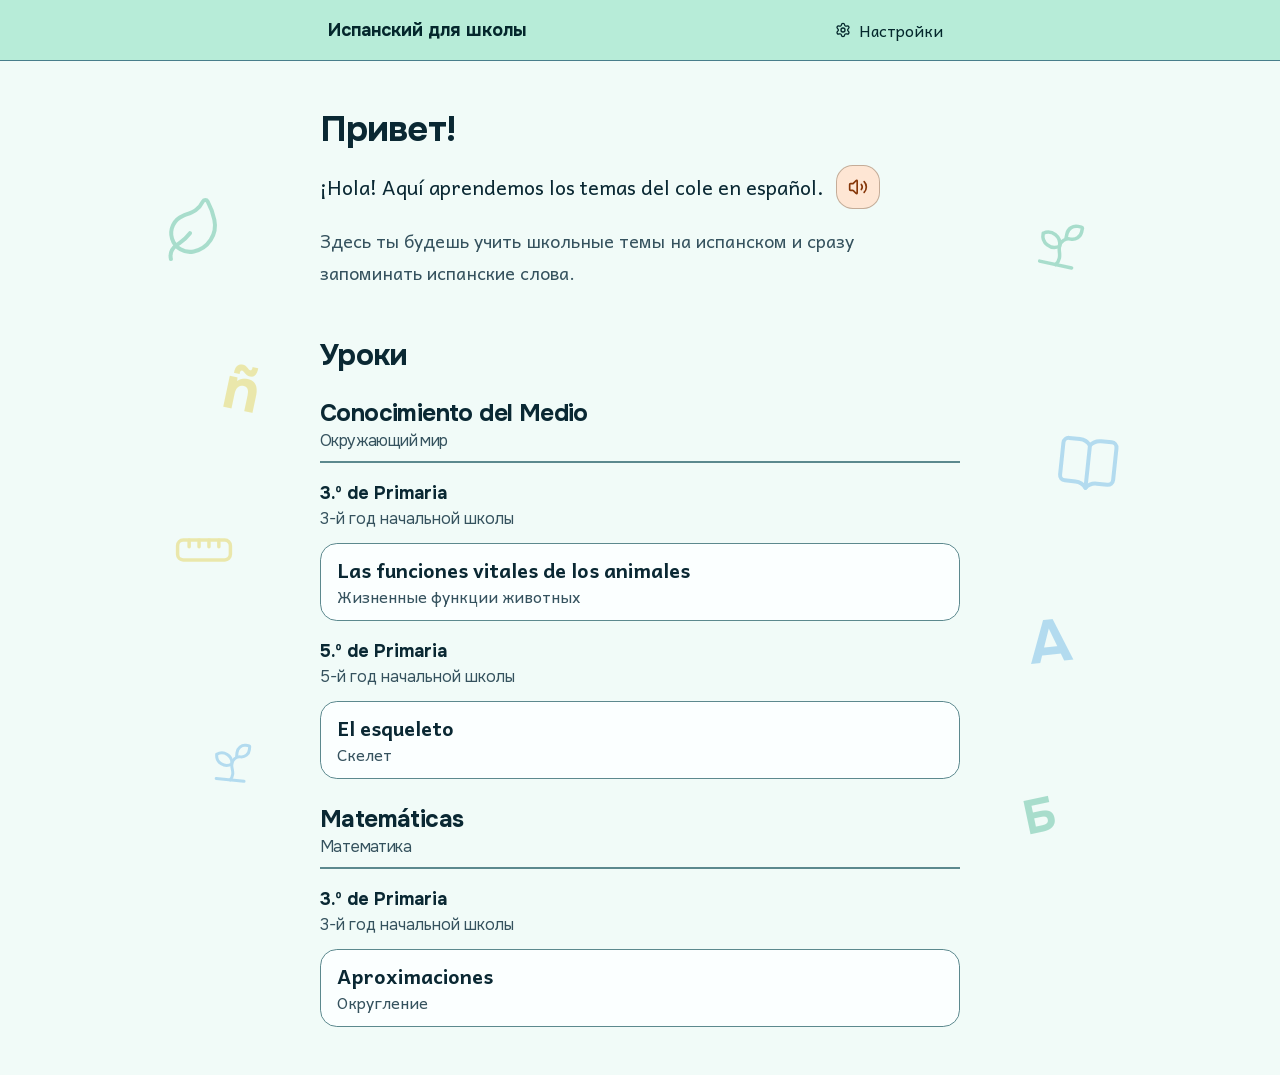
<file: index.html>
<!DOCTYPE html><html lang="ru" class="hvAgPW_variable QjhFyW_variable h-full antialiased"><head><meta charSet="utf-8"/><meta name="viewport" content="width=device-width, initial-scale=1"/><link rel="preload" href="/_next/static/media/01d917b2efda642a-s.p.0y1w0k24nk0rl.woff2" as="font" crossorigin="" type="font/woff2"/><link rel="preload" href="/_next/static/media/22cfad3df91a75de-s.p.1n889avqnjhi6.woff2" as="font" crossorigin="" type="font/woff2"/><link rel="preload" href="/_next/static/media/2609726546c44021-s.p.0for97nelvzih.woff2" as="font" crossorigin="" type="font/woff2"/><link rel="preload" href="/_next/static/media/34cd6fdd12f38344-s.p.2ofosk6fdzx09.woff2" as="font" crossorigin="" type="font/woff2"/><link rel="preload" href="/_next/static/media/5859ad88f2165e9a-s.p.3_3dd6024sn7h.woff2" as="font" crossorigin="" type="font/woff2"/><link rel="preload" href="/_next/static/media/697c41e0a84b4b34-s.p.1nhgtbj7kgj5y.woff2" as="font" crossorigin="" type="font/woff2"/><link rel="preload" href="/_next/static/media/72487292280b0995-s.p.2k182ghahu2cb.woff2" as="font" crossorigin="" type="font/woff2"/><link rel="preload" href="/_next/static/media/77e607c2166f0718-s.p.1uxl6xoda_3z9.woff2" as="font" crossorigin="" type="font/woff2"/><link rel="preload" href="/_next/static/media/a65363fcea33d7b0-s.p.44_a7sgwseblx.woff2" as="font" crossorigin="" type="font/woff2"/><link rel="preload" href="/_next/static/media/c1b9158d725650fc-s.p.0t4d9turf_6_x.woff2" as="font" crossorigin="" type="font/woff2"/><link rel="preload" href="/_next/static/media/c50b0495a1ff0f08-s.p.2sla2yow9-9p_.woff2" as="font" crossorigin="" type="font/woff2"/><link rel="preload" href="/_next/static/media/cbe60d409f866e3e-s.p.43vkazbm8z7tq.woff2" as="font" crossorigin="" type="font/woff2"/><link rel="stylesheet" href="/_next/static/chunks/2q16-3mb7ozzl.css" data-precedence="next"/><link rel="preload" as="script" fetchPriority="low" href="/_next/static/chunks/310vm2bl3xxpt.js"/><script src="/_next/static/chunks/1wnov70f88xjy.js" async=""></script><script src="/_next/static/chunks/39_j1bdzreq0m.js" async=""></script><script src="/_next/static/chunks/0c98xzjfks9hq.js" async=""></script><script src="/_next/static/chunks/turbopack-2u1d16houkiyo.js" async=""></script><script src="/_next/static/chunks/27bezkmr33tms.js" async=""></script><script src="/_next/static/chunks/0-wdsdw-cjsc5.js" async=""></script><script src="/_next/static/chunks/2hqyo1b0eg5l6.js" async=""></script><script src="/_next/static/chunks/39bkrgn9rd_14.js" async=""></script><script src="/_next/static/chunks/3f0kc1lvqhwfr.js" async=""></script><title>Испанский для школы</title><meta name="description" content="Испанский для школы: школьные темы на испанском с переводом на русский и озвучкой терминов."/><link rel="icon" href="/icon.svg?icon.3ne1i7z-tbaxq.svg" sizes="any" type="image/svg+xml"/><meta name="next-size-adjust" content=""/><script>(function () {
  try {
    var stored = JSON.parse(localStorage.getItem("kids-school-trainer.device-settings.v1"));
    var language = stored && stored["supportLanguage"];
    if (["ru"].indexOf(language) === -1) return;
    var root = document.documentElement;
    root.lang = language;
    if (language !== "ru") {
      root.setAttribute("data-language-pending", "");
    }
  } catch (error) {}
})();</script><script src="/_next/static/chunks/0cz1d0mv5g_q7.js" noModule=""></script></head><body class="flex min-h-full flex-col"><div hidden=""><!--$--><!--/$--></div><div aria-hidden="true" data-testid="floating-decorations" class="pointer-events-none fixed inset-0 -z-10 overflow-hidden opacity-60 select-none forced-colors:hidden"><div data-decor="" class="absolute left-[-1.5rem] top-[22%] size-10 lg:left-[calc(50%-21rem-9rem)] lg:size-16 text-decor-1 motion-safe:animate-[decor-float_8s_ease-in-out_infinite]"><svg xmlns="http://www.w3.org/2000/svg" width="24" height="24" viewBox="0 0 24 24" fill="none" stroke="currentColor" stroke-width="1.5" stroke-linecap="round" stroke-linejoin="round" class="lucide lucide-leaf size-full -rotate-12" aria-hidden="true"><path d="M11 20a10 10 0 0010-10 25.9 25.9 0 00-1.04-7.281 1 1 0 00-1.755-.325C15.833 5.5 13 5.5 9.8 6.1A7 7 0 0011 20"></path><path d="M2 21a5 5 0 012.911-4.544C7.613 15.212 8.351 15.24 11 13"></path></svg></div><div data-decor="" class="absolute right-[-1.5rem] top-[48%] size-10 lg:right-[calc(50%-21rem-9rem)] lg:size-16 text-decor-2 motion-safe:animate-[decor-float_10s_ease-in-out_infinite]"><svg xmlns="http://www.w3.org/2000/svg" width="24" height="24" viewBox="0 0 24 24" fill="none" stroke="currentColor" stroke-width="1.5" stroke-linecap="round" stroke-linejoin="round" class="lucide lucide-book-open size-full rotate-6" aria-hidden="true"><path d="M12 5v16"></path><path d="M20.001 19A2 2 0 0022 17V5a2 2 0 00-1.999-2L16 3.002A5 5 0 0012 5a5 5 0 00-4-2H4a2 2 0 00-2 2v12a2 2 0 001.999 2H8a5 5 0 014 2 5 5 0 014-2z"></path></svg></div><div data-decor="" class="absolute hidden lg:block lg:right-[calc(50%-21rem-7rem)] lg:top-[24%] lg:size-14 text-decor-1 motion-safe:animate-[decor-float_7s_ease-in-out_infinite]"><svg xmlns="http://www.w3.org/2000/svg" width="24" height="24" viewBox="0 0 24 24" fill="none" stroke="currentColor" stroke-width="1.5" stroke-linecap="round" stroke-linejoin="round" class="lucide lucide-sprout size-full rotate-12" aria-hidden="true"><path d="M14 9.536V7a4 4 0 0 1 4-4h1.5a.5.5 0 0 1 .5.5V5a4 4 0 0 1-4 4 4 4 0 0 0-4 4c0 2 1 3 1 5a5 5 0 0 1-1 3"></path><path d="M4 9a5 5 0 0 1 8 4 5 5 0 0 1-8-4"></path><path d="M5 21h14"></path></svg></div><div data-decor="" class="absolute hidden lg:block lg:left-[calc(50%-21rem-8rem)] lg:top-[58%] lg:size-14 text-decor-3 motion-safe:animate-[decor-float_9s_ease-in-out_infinite]"><svg xmlns="http://www.w3.org/2000/svg" width="24" height="24" viewBox="0 0 24 24" fill="none" stroke="currentColor" stroke-width="1.5" stroke-linecap="round" stroke-linejoin="round" class="lucide lucide-ruler size-full -rotate-45" aria-hidden="true"><path d="M21.3 15.3a2.4 2.4 0 0 1 0 3.4l-2.6 2.6a2.4 2.4 0 0 1-3.4 0L2.7 8.7a2.41 2.41 0 0 1 0-3.4l2.6-2.6a2.41 2.41 0 0 1 3.4 0Z"></path><path d="m14.5 12.5 2-2"></path><path d="m11.5 9.5 2-2"></path><path d="m8.5 6.5 2-2"></path><path d="m17.5 15.5 2-2"></path></svg></div><div data-decor="" class="absolute hidden lg:block lg:left-[calc(50%-21rem-6rem)] lg:top-[82%] lg:size-12 text-decor-2 motion-safe:animate-[decor-float_6s_ease-in-out_infinite]"><svg xmlns="http://www.w3.org/2000/svg" width="24" height="24" viewBox="0 0 24 24" fill="none" stroke="currentColor" stroke-width="1.5" stroke-linecap="round" stroke-linejoin="round" class="lucide lucide-sprout size-full rotate-6" aria-hidden="true"><path d="M14 9.536V7a4 4 0 0 1 4-4h1.5a.5.5 0 0 1 .5.5V5a4 4 0 0 1-4 4 4 4 0 0 0-4 4c0 2 1 3 1 5a5 5 0 0 1-1 3"></path><path d="M4 9a5 5 0 0 1 8 4 5 5 0 0 1-8-4"></path><path d="M5 21h14"></path></svg></div><div data-decor="" data-letter="ñ" class="absolute left-[-1.25rem] top-[72%] text-5xl lg:left-[calc(50%-21rem-5rem)] lg:top-[40%] lg:text-6xl text-decor-3 motion-safe:animate-[decor-float_9s_ease-in-out_infinite] rotate-12 font-heading leading-none font-bold before:content-[attr(data-letter)]"></div><div data-decor="" data-letter="A" class="absolute hidden lg:block lg:right-[calc(50%-21rem-6rem)] lg:top-[68%] lg:text-6xl text-decor-2 motion-safe:animate-[decor-float_7s_ease-in-out_infinite] -rotate-6 font-heading leading-none font-bold before:content-[attr(data-letter)]"></div><div data-decor="" data-letter="Б" class="absolute hidden lg:block lg:right-[calc(50%-21rem-5rem)] lg:top-[88%] lg:text-5xl text-decor-1 motion-safe:animate-[decor-float_10s_ease-in-out_infinite] -rotate-12 font-heading leading-none font-bold before:content-[attr(data-letter)]"></div></div><header class="border-b border-input bg-header text-header-foreground"><div class="mx-auto flex w-full max-w-2xl items-center justify-between gap-2 px-4 py-2"><a class="inline-flex min-h-11 min-w-11 items-center rounded-md px-2 font-heading text-lg font-bold focus-visible:outline-3 focus-visible:outline-offset-2 focus-visible:outline-foreground" href="/">Испанский для школы</a><button type="button" tabindex="0" data-slot="dialog-trigger" data-base-ui-click-trigger="" id="base-ui-_R_3slb_" aria-haspopup="dialog" aria-expanded="false" class="group/button inline-flex shrink-0 items-center justify-center rounded-xl border border-transparent bg-clip-padding font-medium whitespace-nowrap transition-colors outline-none select-none focus-visible:border-ring focus-visible:ring-3 focus-visible:ring-ring/50 active:not-aria-[haspopup]:translate-y-px disabled:pointer-events-none disabled:opacity-50 data-disabled:cursor-not-allowed data-disabled:border-dashed data-disabled:border-current data-disabled:opacity-50 aria-invalid:border-destructive aria-invalid:ring-3 aria-invalid:ring-destructive/20 dark:aria-invalid:border-destructive/50 dark:aria-invalid:ring-destructive/40 [&amp;_svg]:pointer-events-none [&amp;_svg]:shrink-0 [&amp;_svg:not([class*=&#x27;size-&#x27;])]:size-4 not-data-disabled:hover:bg-muted not-data-disabled:hover:text-foreground aria-expanded:bg-muted aria-expanded:text-foreground h-11 gap-2 px-4 has-data-[icon=inline-end]:pr-3 has-data-[icon=inline-start]:pl-3 min-h-11 min-w-11 text-base"><svg xmlns="http://www.w3.org/2000/svg" width="24" height="24" viewBox="0 0 24 24" fill="none" stroke="currentColor" stroke-width="2" stroke-linecap="round" stroke-linejoin="round" class="lucide lucide-settings" aria-hidden="true"><path d="M9.671 4.136a2.34 2.34 0 0 1 4.659 0 2.34 2.34 0 0 0 3.319 1.915 2.34 2.34 0 0 1 2.33 4.033 2.34 2.34 0 0 0 0 3.831 2.34 2.34 0 0 1-2.33 4.033 2.34 2.34 0 0 0-3.319 1.915 2.34 2.34 0 0 1-4.659 0 2.34 2.34 0 0 0-3.32-1.915 2.34 2.34 0 0 1-2.33-4.033 2.34 2.34 0 0 0 0-3.831A2.34 2.34 0 0 1 6.35 6.051a2.34 2.34 0 0 0 3.319-1.915"></path><circle cx="12" cy="12" r="3"></circle></svg><span class="sr-only sm:not-sr-only">Настройки</span></button></div></header><main class="flex flex-1 flex-col"><div class="mx-auto flex w-full max-w-2xl flex-col gap-4 px-4 py-12"><h1 class="font-heading text-4xl font-bold tracking-tight">Привет!</h1><div class="flex items-center gap-3"><p id="_R_1autb_" lang="es" class="text-xl font-medium">¡Hola! Aquí aprendemos los temas del cole en español.</p><span class="relative inline-flex shrink-0"><button type="button" tabindex="0" aria-disabled="false" data-slot="button" aria-describedby="_R_1autb_" class="group/button inline-flex shrink-0 items-center justify-center rounded-xl border bg-clip-padding text-base font-medium whitespace-nowrap transition-colors outline-none select-none focus-visible:border-ring focus-visible:ring-3 focus-visible:ring-ring/50 active:not-aria-[haspopup]:translate-y-px disabled:pointer-events-none disabled:opacity-50 data-disabled:cursor-not-allowed data-disabled:border-dashed data-disabled:border-current data-disabled:opacity-50 aria-invalid:border-destructive aria-invalid:ring-3 aria-invalid:ring-destructive/20 dark:aria-invalid:border-destructive/50 dark:aria-invalid:ring-destructive/40 [&amp;_svg]:pointer-events-none [&amp;_svg]:shrink-0 aria-expanded:bg-muted aria-expanded:text-foreground min-w-11 gap-2 px-4 has-data-[icon=inline-end]:pr-3 has-data-[icon=inline-start]:pl-3 size-11 border-term/40 bg-term-soft text-term not-data-disabled:hover:bg-[color-mix(in_oklch,var(--term-soft),black_6%)] not-data-disabled:hover:text-term [&amp;_svg:not([class*=&#x27;size-&#x27;])]:size-5"><svg xmlns="http://www.w3.org/2000/svg" width="24" height="24" viewBox="0 0 24 24" fill="none" stroke="currentColor" stroke-width="2" stroke-linecap="round" stroke-linejoin="round" class="lucide lucide-volume-2" aria-hidden="true"><path d="M11 4.702a.705.705 0 0 0-1.203-.498L6.413 7.587A1.4 1.4 0 0 1 5.416 8H3a1 1 0 0 0-1 1v6a1 1 0 0 0 1 1h2.416a1.4 1.4 0 0 1 .997.413l3.383 3.384A.705.705 0 0 0 11 19.298z"></path><path d="M16 9a5 5 0 0 1 0 6"></path><path d="M19.364 18.364a9 9 0 0 0 0-12.728"></path></svg><span class="sr-only">Послушать</span></button></span></div><p class="text-lg leading-8 text-muted-foreground">Здесь ты будешь учить школьные темы на испанском и сразу запоминать испанские слова.</p></div><section aria-labelledby="_R_2autb_" class="mx-auto flex w-full max-w-2xl flex-col gap-6 px-4 pb-12"><h2 id="_R_2autb_" class="font-heading text-3xl font-bold tracking-tight">Уроки</h2><section aria-labelledby="_R_1mautb_" class="flex flex-col gap-4"><h3 id="_R_1mautb_" class="border-b-2 border-border pb-2 font-heading text-2xl font-bold tracking-tight"><span class="flex flex-col"><span lang="es">Conocimiento del Medio</span> <span class="text-base font-normal text-muted-foreground">Окружающий мир</span></span></h3><section aria-labelledby="_R_1lmautb_" class="flex flex-col gap-3"><h4 id="_R_1lmautb_" class="font-heading text-lg font-bold text-foreground"><span class="flex flex-col"><span lang="es">3.º de Primaria</span> <span class="text-base font-normal text-muted-foreground">3-й год начальной школы</span></span></h4><ul class="flex flex-col gap-3"><li><a class="flex min-h-11 items-center rounded-xl border border-border bg-card px-4 py-3 text-xl font-semibold text-card-foreground transition-colors hover:bg-muted" href="/lessons/natural-science/primary-3/animal-vital-functions/"><span class="flex flex-col"><span lang="es">Las funciones vitales de los animales</span> <span class="text-base font-normal text-muted-foreground">Жизненные функции животных</span></span></a></li></ul></section><section aria-labelledby="_R_2lmautb_" class="flex flex-col gap-3"><h4 id="_R_2lmautb_" class="font-heading text-lg font-bold text-foreground"><span class="flex flex-col"><span lang="es">5.º de Primaria</span> <span class="text-base font-normal text-muted-foreground">5-й год начальной школы</span></span></h4><ul class="flex flex-col gap-3"><li><a class="flex min-h-11 items-center rounded-xl border border-border bg-card px-4 py-3 text-xl font-semibold text-card-foreground transition-colors hover:bg-muted" href="/lessons/natural-science/primary-5/skeleton/"><span class="flex flex-col"><span lang="es">El esqueleto</span> <span class="text-base font-normal text-muted-foreground">Скелет</span></span></a></li></ul></section></section><section aria-labelledby="_R_2mautb_" class="flex flex-col gap-4"><h3 id="_R_2mautb_" class="border-b-2 border-border pb-2 font-heading text-2xl font-bold tracking-tight"><span class="flex flex-col"><span lang="es">Matemáticas</span> <span class="text-base font-normal text-muted-foreground">Математика</span></span></h3><section aria-labelledby="_R_1mmautb_" class="flex flex-col gap-3"><h4 id="_R_1mmautb_" class="font-heading text-lg font-bold text-foreground"><span class="flex flex-col"><span lang="es">3.º de Primaria</span> <span class="text-base font-normal text-muted-foreground">3-й год начальной школы</span></span></h4><ul class="flex flex-col gap-3"><li><a class="flex min-h-11 items-center rounded-xl border border-border bg-card px-4 py-3 text-xl font-semibold text-card-foreground transition-colors hover:bg-muted" href="/lessons/mathematics/primary-3/rounding/"><span class="flex flex-col"><span lang="es">Aproximaciones</span> <span class="text-base font-normal text-muted-foreground">Округление</span></span></a></li></ul></section></section></section><!--$--><!--/$--></main><script id="_R_">(globalThis["TURBOPACK"] || (globalThis["TURBOPACK"] = [])).push({"otherChunks":["static/chunks/310vm2bl3xxpt.js","static/chunks/1wnov70f88xjy.js","static/chunks/39_j1bdzreq0m.js","static/chunks/0c98xzjfks9hq.js"],"runtimeModuleIds":[94553]});</script><script src="/_next/static/chunks/310vm2bl3xxpt.js" async=""></script><script>(self.__next_f=self.__next_f||[]).push([0])</script><script>self.__next_f.push([1,"1:\"$Sreact.fragment\"\n2:\"/_next/static/chunks/27bezkmr33tms.js\"\n3:\"/_next/static/chunks/0-wdsdw-cjsc5.js\"\n4:\"/_next/static/chunks/2hqyo1b0eg5l6.js\"\n5:\"/_next/static/chunks/39bkrgn9rd_14.js\"\n6:I[50300,[\"$2\",\"$3\",\"$4\",\"$5\"],\"I18nProvider\"]\n7:I[5014,[\"$2\",\"$3\",\"$4\",\"$5\"],\"default\"]\n12:I[68027,[\"$2\",\"$3\",\"$4\",\"$5\"],\"default\",1]\n:HL[\"/_next/static/chunks/2q16-3mb7ozzl.css\",\"style\"]\n:HL[\"/_next/static/media/01d917b2efda642a-s.p.0y1w0k24nk0rl.woff2\",\"font\",{\"crossOrigin\":\"\",\"type\":\"font/woff2\"}]\n:HL[\"/_next/static/media/22cfad3df91a75de-s.p.1n889avqnjhi6.woff2\",\"font\",{\"crossOrigin\":\"\",\"type\":\"font/woff2\"}]\n:HL[\"/_next/static/media/2609726546c44021-s.p.0for97nelvzih.woff2\",\"font\",{\"crossOrigin\":\"\",\"type\":\"font/woff2\"}]\n:HL[\"/_next/static/media/34cd6fdd12f38344-s.p.2ofosk6fdzx09.woff2\",\"font\",{\"crossOrigin\":\"\",\"type\":\"font/woff2\"}]\n:HL[\"/_next/static/media/5859ad88f2165e9a-s.p.3_3dd6024sn7h.woff2\",\"font\",{\"crossOrigin\":\"\",\"type\":\"font/woff2\"}]\n:HL[\"/_next/static/media/697c41e0a84b4b34-s.p.1nhgtbj7kgj5y.woff2\",\"font\",{\"crossOrigin\":\"\",\"type\":\"font/woff2\"}]\n:HL[\"/_next/static/media/72487292280b0995-s.p.2k182ghahu2cb.woff2\",\"font\",{\"crossOrigin\":\"\",\"type\":\"font/woff2\"}]\n:HL[\"/_next/static/media/77e607c2166f0718-s.p.1uxl6xoda_3z9.woff2\",\"font\",{\"crossOrigin\":\"\",\"type\":\"font/woff2\"}]\n:HL[\"/_next/static/media/a65363fcea33d7b0-s.p.44_a7sgwseblx.woff2\",\"font\",{\"crossOrigin\":\"\",\"type\":\"font/woff2\"}]\n:HL[\"/_next/static/media/c1b9158d725650fc-s.p.0t4d9turf_6_x.woff2\",\"font\",{\"crossOrigin\":\"\",\"type\":\"font/woff2\"}]\n:HL[\"/_next/static/media/c50b0495a1ff0f08-s.p.2sla2yow9-9p_.woff2\",\"font\",{\"crossOrigin\":\"\",\"type\":\"font/woff2\"}]\n:HL[\"/_next/static/media/cbe60d409f866e3e-s.p.43vkazbm8z7tq.woff2\",\"font\",{\"crossOrigin\":\"\",\"type\":\"font/woff2\"}]\nf:[[\"children\",{\"s\":\"__PAGE__\",\"h\":512,\"d\":{\"r\":\"$L10\",\"p\":false,\"v\":null}}]]\n0:{\"P\":null,\"c\":[\"\",\"\"],\"q\":\"\",\"i\":false,\"t\":{\"t\":{\"s\":\"\",\"h\":528,\"d\":{\"r\":[\"$\",\"$1\",\"c\",{\"children\":[[[\"$\",\"link\",\"0\",{\"rel\":\"stylesheet\",\"href\":\"/_next/static/chunks/2q16-3mb7ozzl.css\",\"precedence\":\"next\",\"crossOrigin\":\"$undefined\",\"nonce\":\"$undefined\"}],[\"$\",\"script\",\"script-0\",{\"src\":\"/_next/static/chunks/27bezkmr33tms.js\",\"async\":true,\"nonce\":\"$undefined\"}],[\"$\",\"script\",\"script-1\",{\"src\":\"/_next/static/chunks/0-wdsdw-cjsc5.js\",\"async\":true,\"nonce\":\"$undefined\"}],[\"$\",\"script\",\"script-2\",{\"src\":\"/_next/static/chunks/2hqyo1b0eg5l6.js\",\"async\":true,\"nonce\":\"$undefined\"}],[\"$\",\"script\",\"script-3\",{\"src\":\"/_next/static/chunks/39bkrgn9rd_14.js\",\"async\":true,\"nonce\":\"$undefined\"}]],[\"$\",\"html\",null,{\"lang\":\"ru\",\"suppressHydrationWarning\":true,\"className\":\"hvAgPW_variable QjhFyW_variable h-full antialiased\",\"children\":[[\"$\",\"head\",null,{\"children\":[\"$\",\"script\",null,{\"dangerouslySetInnerHTML\":{\"__html\":\"(function () {\\n  try {\\n    var stored = JSON.parse(localStorage.getItem(\\\"kids-school-trainer.device-settings.v1\\\"));\\n    var language = stored \u0026\u0026 stored[\\\"supportLanguage\\\"];\\n    if ([\\\"ru\\\"].indexOf(language) === -1) return;\\n    var root = document.documentElement;\\n    root.lang = language;\\n    if (language !== \\\"ru\\\") {\\n      root.setAttribute(\\\"data-language-pending\\\", \\\"\\\");\\n    }\\n  } catch (error) {}\\n})();\"}}]}],[\"$\",\"body\",null,{\"className\":\"flex min-h-full flex-col\",\"children\":[\"$\",\"$L6\",null,{\"i18n\":\"$undefined\",\"children\":[[\"$\",\"div\",null,{\"aria-hidden\":\"true\",\"data-testid\":\"floating-decorations\",\"className\":\"pointer-events-none fixed inset-0 -z-10 overflow-hidden opacity-60 select-none forced-colors:hidden\",\"children\":[[[\"$\",\"div\",\"leaf\",{\"data-decor\":\"\",\"className\":\"absolute left-[-1.5rem] top-[22%] size-10 lg:left-[calc(50%-21rem-9rem)] lg:size-16 text-decor-1 motion-safe:animate-[decor-float_8s_ease-in-out_infinite]\",\"children\":[\"$\",\"$L7\",null,{\"ref\":\"$undefined\",\"icon\":{\"name\":\"leaf\",\"size\":24,\"node\":[[\"path\",{\"d\":\"M11 20a10 10 0 0010-10 25.9 25.9 0 00-1.04-7.281 1 1 0 00-1.755-.325C15.833 5.5 13 5.5 9.8 6.1A7 7 0 0011 20\",\"key\":\"1wjnjv\"}],[\"path\",{\"d\":\"M2 21a5 5 0 012.911-4.544C7.613 15.212 8.351 15.24 11 13\",\"key\":\"c1ejpn\"}]]},\"className\":\"size-full -rotate-12\",\"strokeWidth\":1.5}]}],[\"$\",\"div\",\"book\",{\"data-decor\":\"\",\"className\":\"absolute right-[-1.5rem] top-[48%] size-10 lg:right-[calc(50%-21rem-9rem)] lg:size-16 text-decor-2 motion-safe:animate-[decor-float_10s_ease-in-out_infinite]\",\"children\":[\"$\",\"$L7\",null,{\"ref\":\"$undefined\",\"icon\":{\"name\":\"book-open\",\"size\":24,\"node\":[[\"path\",{\"d\":\"M12 5v16\",\"key\":\"1f6ucr\"}],[\"path\",{\"d\":\"M20.001 19A2 2 0 0022 17V5a2 2 0 00-1.999-2L16 3.002A5 5 0 0012 5a5 5 0 00-4-2H4a2 2 0 00-2 2v12a2 2 0 001.999 2H8a5 5 0 014 2 5 5 0 014-2z\",\"key\":\"1fyvmf\"}]]},\"className\":\"size-full rotate-6\",\"strokeWidth\":1.5}]}],[\"$\",\"div\",\"sprout\",{\"data-decor\":\"\",\"className\":\"absolute hidden lg:block lg:right-[calc(50%-21rem-7rem)] lg:top-[24%] lg:size-14 text-decor-1 motion-safe:animate-[decor-float_7s_ease-in-out_infinite]\",\"children\":[\"$\",\"$L7\",null,{\"ref\":\"$undefined\",\"icon\":{\"name\":\"sprout\",\"size\":24,\"node\":[[\"path\",{\"d\":\"M14 9.536V7a4 4 0 0 1 4-4h1.5a.5.5 0 0 1 .5.5V5a4 4 0 0 1-4 4 4 4 0 0 0-4 4c0 2 1 3 1 5a5 5 0 0 1-1 3\",\"key\":\"139s4v\"}],[\"path\",{\"d\":\"M4 9a5 5 0 0 1 8 4 5 5 0 0 1-8-4\",\"key\":\"1dlkgp\"}],[\"path\",{\"d\":\"M5 21h14\",\"key\":\"11awu3\"}]]},\"className\":\"size-full rotate-12\",\"strokeWidth\":1.5}]}],[\"$\",\"div\",\"ruler\",{\"data-decor\":\"\",\"className\":\"absolute hidden lg:block lg:left-[calc(50%-21rem-8rem)] lg:top-[58%] lg:size-14 text-decor-3 motion-safe:animate-[decor-float_9s_ease-in-out_infinite]\",\"children\":[\"$\",\"$L7\",null,{\"ref\":\"$undefined\",\"icon\":{\"name\":\"ruler\",\"size\":24,\"node\":[[\"path\",{\"d\":\"M21.3 15.3a2.4 2.4 0 0 1 0 3.4l-2.6 2.6a2.4 2.4 0 0 1-3.4 0L2.7 8.7a2.41 2.41 0 0 1 0-3.4l2.6-2.6a2.41 2.41 0 0 1 3.4 0Z\",\"key\":\"icamh8\"}],[\"path\",{\"d\":\"m14.5 12.5 2-2\",\"key\":\"inckbg\"}],[\"path\",{\"d\":\"m11.5 9.5 2-2\",\"key\":\"fmmyf7\"}],[\"path\",{\"d\":\"m8.5 6.5 2-2\",\"key\":\"vc6u1g\"}],[\"path\",{\"d\":\"m17.5 15.5 2-2\",\"key\":\"wo5hmg\"}]]},\"className\":\"size-full -rotate-45\",\"strokeWidth\":1.5}]}],[\"$\",\"div\",\"sprout-low\",{\"data-decor\":\"\",\"className\":\"absolute hidden lg:block lg:left-[calc(50%-21rem-6rem)] lg:top-[82%] lg:size-12 text-decor-2 motion-safe:animate-[decor-float_6s_ease-in-out_infinite]\",\"children\":\"$L8\"}]],[\"$L9\",\"$La\",\"$Lb\"]]}],\"$Lc\",\"$Ld\",\"$Le\"]}]}]]}]]}],\"p\":false,\"v\":null},\"c\":\"$Qf\"},\"h\":{\"r\":\"$L11\",\"p\":false,\"v\":null}},\"m\":\"$undefined\",\"G\":[\"$12\",[\"$L13\"]],\"S\":true,\"r\":\"$undefined\",\"s\":\"$undefined\",\"a\":\"$undefined\",\"l\":\"$undefined\",\"p\":\"$undefined\",\"d\":\"$undefined\",\"b\":\"AHsH0ourAg9WToDno5WwH\"}\n14:I[27414,[\"$2\",\"$3\",\"$4\",\"$5\"],\"SiteHeader\"]\n15:I[5050,[\"$2\",\"$3\",\"$4\",\"$5\"],\"SettingsPanel\"]\n16:I[39756,[\"$2\",\"$3\",\"$4\",\"$5\"],\"default\"]\n17:I[37457,[\"$2\",\"$3\",\"$4\",\"$5\"],\"default\"]\n18:\"StopSpeechButton\"\n19:I[30277,[\"$2\",\"$3\",\"$4\",\"$5\"],\"$18\"]\n1b:I[97367,[\"$2\",\"$3\",\"$4\",\"$5\"],\"OutletBoundary\"]\n1c:\"$Sreact.suspense\"\n1e:\"ViewportBoundary\"\n1f:I[97367,[\"$2\",\"$3\",\"$4\",\"$5\"],\"$1e\"]\n21:\"MetadataBoundary\"\n22:I[97367,[\"$2\",\"$3\",\"$4\",\"$5\"],\"$21\"]\n8:[\"$\",\"$L7\",null,{\"ref\":\"$undefined\",\"icon\":\"$0:t:t:d:r:props:children:1:props:children:1:props:children:props:children:0:props:children:0:2:props:children:props:icon\",\"className\":\"size-full rotate-6\",\"strokeWidth\":1.5}]\n9:[\"$\",\"div\",\"letter-n\",{\"data-decor\":\"\",\"data-letter\":\"ñ\",\"className\":\"absolute left-[-1.25rem] top-[72%] text-5xl lg:left-[calc(50%-21rem-5rem)] lg:top-[40%] lg:text-6xl text-decor-3 motion-safe:animate-[decor-float_9s_ease-in-out_infinite] rotate-12 font-heading leading-none font-bold before:content-[attr(data-letter)]\"}]\na:[\"$\",\"div\",\"letter-a\",{\"data-decor\":\"\",\"data-letter\":\"A\",\"className\":\"absolute hidden lg:block lg:right-[calc(50%-21rem-6rem)] lg:top-[68%] lg:text-6xl text-decor-2 motion-safe:animate-[decor-float_7s_ease-in-out_infinite] -rotate-6 font-heading leading-none font-bold before:content-[attr(data-letter)]\"}]\nb:[\"$\",\"div\",\"letter-b\",{\"data-decor\":\"\",\"data-letter\":\"Б\",\"className\":\"absolute hidden lg:block lg:right-[calc(50%-21rem-5rem)] lg:top-[88%] lg:text-5xl text-decor-1 motion-safe:animate-[decor-float_10s_ease-in-out_infinite] -rotate-12 font-heading leading-none font-bold before:content-[attr(data-letter)]\"}]\nc:[\"$\",\"$L14\",null,{\"actions\":[\"$\",\"$L15\",null,{}]}]\nd:[\"$\",\"main\",null,{\"className\":\"flex flex-1 flex-col\",\"children\":[\"$\",\"$L16\",null,{\"parallelRouterKey\":\"children\",\"error\":\"$undefined\",\"errorStyles\":\"$undefined\",\"errorScripts\":\"$undefined\",\"template\":[\"$\",\"$L17\",null,{}],\"templateStyles\":\"$undefined\",\"templateScripts\":\"$undefined\",\"notFound\":[[[\"$\",\"title\",null,{\"children\":\"404: This page could not be found.\"}],[\"$\",\"div\",null,{\"style\":{\"fontFamily\":\"system-ui,\\\"Segoe UI\\\",Roboto,Helvetica,Arial,sans-serif,\\\"Apple Color Emoji\\\",\\\"Segoe UI Emoji\\\"\",\"height\":\"100vh\",\"textAlign\":\"center\",\"display\":\"flex\",\"flexDirection\":\"column\",\"alignItems\":\"center\",\"justifyContent\":\"center\"},\"children\":[\"$\",\"div\",null,{\"children\":[[\"$\",\"style\",null,{\"dangerouslySetInnerHTML\":{\"__html\":\"body{color:#000;background:#fff;margin:0}.next-error-h1{border-right:1px solid rgba(0,0,0,.3)}@media (prefers-color-scheme:dark){body{color:#fff;background:#000}.next-error-h1{border-right:1px solid rgba(255,255,255,.3)}}\"}}],[\"$\",\"h1\",null,{\"className\":\"next-error-h1\",\"style\":{\"display\":\"inline-block\",\"margin\":\"0 20px 0 0\",\"padding\":\"0 23px 0 0\",\"fontSize\":24,\"fontWeight\":500,\"verticalAlign\":\"top\",\"lineHeight\":\"49px\"},\"children\":404}],[\"$\",\"div\",null,{\"style\":{\"display\":\"inline-block\"},\"children\":[\"$\",\"h2\",null,{\"style\":{\"fontSize\":14,\"fontWeight\":400,\"lineHeight\":\"49px\",\"margin\":0},\"children\":\"This page could not be found.\"}]}]]}]}]],[]],\"forbidden\":\"$undefined\",\"unauthorized\":\"$undefined\"}]}]\ne:[\"$\",\"$L19\",null,{}]\n10:[\"$\",\"$1\",\"c\",{\"children\":[\"$L1a\",[[\"$\",\"script\",\"script-0\",{\"src\":\"/_next/static/chunks/3f0kc1lvqhwfr.js\",\"async\":true,\"nonce\":\"$undefined\"}]],[\"$\",\"$L1b\",null,{\"children\":[\"$\",\"$1c\",null,{\"name\":\"Next.MetadataOutlet\",\"children\":\"$@1d\"}]}]]}]\n11:[\"$\",\"$1\",\"h\",{\"children\":[null,[\"$\",\"$L1f\",null,{\"children\":\"$L20\"}],[\"$\",\"$L22\",null,{\"children\":[[\"$\",\"div\",null,{\"hidden\":true,\"children\":[\"$\",\"$1c\",null,{\"name\":\"Next.Metadata\",\"children\":\"$L23\"}]}],null]}],[\"$\",\"meta\",null,{\"name\":\"next-size-adjust\",\"content\":\"\"}]]}]\n13:[\"$\",\"link\",\"0\",{\"rel\":\"stylesheet\",\"href\":\"/_next/static/chunks/2q16-3mb7ozzl.css\",\"precedence\":\"next\",\"crossOrigin\":\"$undefined\",\"nonce\":\"$undefined\"}]\n24:\"/_next/static/chunks/3f0kc1lvqhwfr.js\"\n25:I[81067,[\"$2\",\"$3\",\"$4\",\"$5\",\"$24\"],\"Welcome\"]\n26:I[77189,[\"$2\",\"$3\",\"$4\",\"$5\",\"$24\"],\"LessonList\"]\n1a:[[\"$\",\"$L25\",null,{}],[\"$\",\"$L26\",null,{\"lessons\":[{\"subject\":\"mathematics\",\"level\":\"primary-3\",\"slug\":\"rounding\",\"title\":\"Aproximaciones\",\"hasExplanation\":true,\"translatedTitles\":{\"ru\":\"Округление\"},\"trainers\":[{\"id\":\"aproxima\",\"title\":\"Aproxima\",\"translatedTitles\":{\"ru\":\"Округляй\"},\"translatedDescriptions\":{\"ru\":\"Округляй числа до сотен и до тысяч: сначала с линейкой, потом в уме.\"}}]},{\"subject\":\"natural-science\",\"level\":\"primary-3\",\"slug\":\"animal-vital-functions\",\"title\":\"Las funciones vitales de los animales\",\"hasExplanation\":true,\"translatedTitles\":{\"ru\":\"Жизненные функции животных\"},\"trainers\":[]},{\"subject\":\"natural-science\",\"level\":\"primary-5\",\"slug\":\"skeleton\",\"title\":\"El esqueleto\",\"hasExplanation\":false,\"translatedTitles\":{\"ru\":\"Скелет\"},\"trainers\":[{\"id\":\"skeleton-picture\",\"title\":\"El esqueleto\",\"translatedTitles\":{\"ru\":\"Скелет\"},\"translatedDescriptions\":{\"ru\":\"Нажимай на точки на скелете и узнавай, как называются кости.\"}}]}]}]]\n20:[[\"$\",\"meta\",\"0\",{\"charSet\":\"utf-8\"}],[\"$\",\"meta\",\"1\",{\"name\":\"viewport\",\"content\":\"width=device-width, initial-scale=1\"}]]\n27:I[27201,[\"$2\",\"$3\",\"$4\",\"$5\"],\"IconMark\"]\n1d:null\n23:[[\"$\",\"title\",\"0\",{\"children\":\"Испанский для школы\"}],[\"$\",\"meta\",\"1\",{\"name\":\"description\",\"content\":\"Испанский для школы: школьные темы на испанском с переводом на русский и озвучкой терминов.\"}],[\"$\",\"link\",\"2\",{\"rel\":\"icon\",\"href\":\"/icon.svg?icon.3ne1i7z-tbaxq.svg\",\"sizes\":\"any\",\"type\":\"image/svg+xml\"}],[\"$\",\"$L27\",\"3\",{}]]\n"])</script></body></html>
</file>
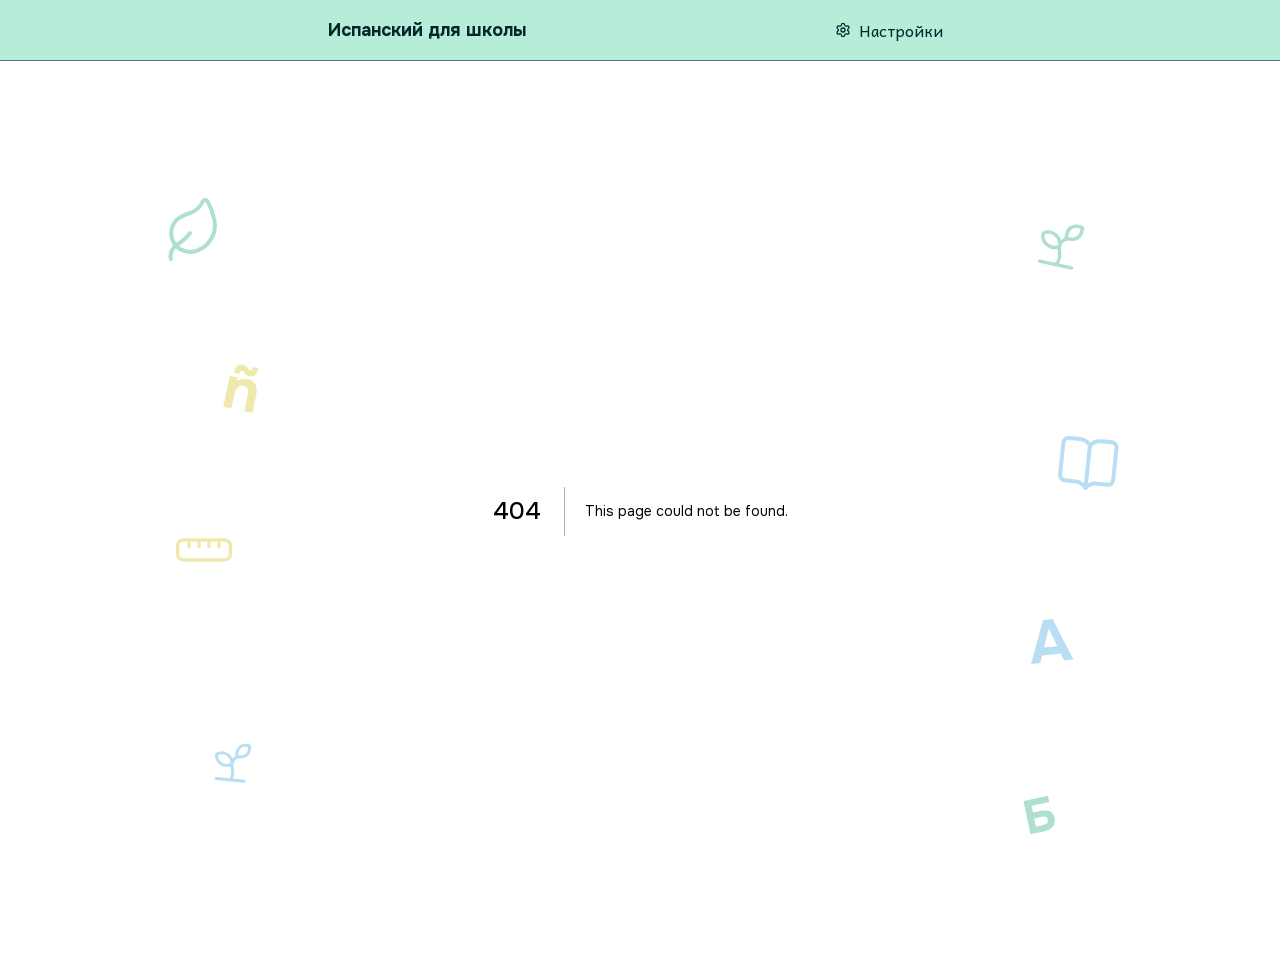
<file: 404/index.html>
<!DOCTYPE html><html lang="ru" class="hvAgPW_variable QjhFyW_variable h-full antialiased"><head><meta charSet="utf-8"/><meta name="viewport" content="width=device-width, initial-scale=1"/><link rel="stylesheet" href="/_next/static/chunks/2q16-3mb7ozzl.css" data-precedence="next"/><link rel="preload" as="script" fetchPriority="low" href="/_next/static/chunks/310vm2bl3xxpt.js"/><script src="/_next/static/chunks/1wnov70f88xjy.js" async=""></script><script src="/_next/static/chunks/39_j1bdzreq0m.js" async=""></script><script src="/_next/static/chunks/0c98xzjfks9hq.js" async=""></script><script src="/_next/static/chunks/turbopack-2u1d16houkiyo.js" async=""></script><script src="/_next/static/chunks/27bezkmr33tms.js" async=""></script><script src="/_next/static/chunks/0-wdsdw-cjsc5.js" async=""></script><script src="/_next/static/chunks/2hqyo1b0eg5l6.js" async=""></script><script src="/_next/static/chunks/39bkrgn9rd_14.js" async=""></script><meta name="robots" content="noindex"/><title>Испанский для школы</title><meta name="description" content="Испанский для школы: школьные темы на испанском с переводом на русский и озвучкой терминов."/><link rel="icon" href="/icon.svg?icon.3ne1i7z-tbaxq.svg" sizes="any" type="image/svg+xml"/><meta name="next-size-adjust" content=""/><title>404: This page could not be found.</title><script>(function () {
  try {
    var stored = JSON.parse(localStorage.getItem("kids-school-trainer.device-settings.v1"));
    var language = stored && stored["supportLanguage"];
    if (["ru"].indexOf(language) === -1) return;
    var root = document.documentElement;
    root.lang = language;
    if (language !== "ru") {
      root.setAttribute("data-language-pending", "");
    }
  } catch (error) {}
})();</script><script src="/_next/static/chunks/0cz1d0mv5g_q7.js" noModule=""></script></head><body class="flex min-h-full flex-col"><div hidden=""><!--$--><!--/$--></div><div aria-hidden="true" data-testid="floating-decorations" class="pointer-events-none fixed inset-0 -z-10 overflow-hidden opacity-60 select-none forced-colors:hidden"><div data-decor="" class="absolute left-[-1.5rem] top-[22%] size-10 lg:left-[calc(50%-21rem-9rem)] lg:size-16 text-decor-1 motion-safe:animate-[decor-float_8s_ease-in-out_infinite]"><svg xmlns="http://www.w3.org/2000/svg" width="24" height="24" viewBox="0 0 24 24" fill="none" stroke="currentColor" stroke-width="1.5" stroke-linecap="round" stroke-linejoin="round" class="lucide lucide-leaf size-full -rotate-12" aria-hidden="true"><path d="M11 20a10 10 0 0010-10 25.9 25.9 0 00-1.04-7.281 1 1 0 00-1.755-.325C15.833 5.5 13 5.5 9.8 6.1A7 7 0 0011 20"></path><path d="M2 21a5 5 0 012.911-4.544C7.613 15.212 8.351 15.24 11 13"></path></svg></div><div data-decor="" class="absolute right-[-1.5rem] top-[48%] size-10 lg:right-[calc(50%-21rem-9rem)] lg:size-16 text-decor-2 motion-safe:animate-[decor-float_10s_ease-in-out_infinite]"><svg xmlns="http://www.w3.org/2000/svg" width="24" height="24" viewBox="0 0 24 24" fill="none" stroke="currentColor" stroke-width="1.5" stroke-linecap="round" stroke-linejoin="round" class="lucide lucide-book-open size-full rotate-6" aria-hidden="true"><path d="M12 5v16"></path><path d="M20.001 19A2 2 0 0022 17V5a2 2 0 00-1.999-2L16 3.002A5 5 0 0012 5a5 5 0 00-4-2H4a2 2 0 00-2 2v12a2 2 0 001.999 2H8a5 5 0 014 2 5 5 0 014-2z"></path></svg></div><div data-decor="" class="absolute hidden lg:block lg:right-[calc(50%-21rem-7rem)] lg:top-[24%] lg:size-14 text-decor-1 motion-safe:animate-[decor-float_7s_ease-in-out_infinite]"><svg xmlns="http://www.w3.org/2000/svg" width="24" height="24" viewBox="0 0 24 24" fill="none" stroke="currentColor" stroke-width="1.5" stroke-linecap="round" stroke-linejoin="round" class="lucide lucide-sprout size-full rotate-12" aria-hidden="true"><path d="M14 9.536V7a4 4 0 0 1 4-4h1.5a.5.5 0 0 1 .5.5V5a4 4 0 0 1-4 4 4 4 0 0 0-4 4c0 2 1 3 1 5a5 5 0 0 1-1 3"></path><path d="M4 9a5 5 0 0 1 8 4 5 5 0 0 1-8-4"></path><path d="M5 21h14"></path></svg></div><div data-decor="" class="absolute hidden lg:block lg:left-[calc(50%-21rem-8rem)] lg:top-[58%] lg:size-14 text-decor-3 motion-safe:animate-[decor-float_9s_ease-in-out_infinite]"><svg xmlns="http://www.w3.org/2000/svg" width="24" height="24" viewBox="0 0 24 24" fill="none" stroke="currentColor" stroke-width="1.5" stroke-linecap="round" stroke-linejoin="round" class="lucide lucide-ruler size-full -rotate-45" aria-hidden="true"><path d="M21.3 15.3a2.4 2.4 0 0 1 0 3.4l-2.6 2.6a2.4 2.4 0 0 1-3.4 0L2.7 8.7a2.41 2.41 0 0 1 0-3.4l2.6-2.6a2.41 2.41 0 0 1 3.4 0Z"></path><path d="m14.5 12.5 2-2"></path><path d="m11.5 9.5 2-2"></path><path d="m8.5 6.5 2-2"></path><path d="m17.5 15.5 2-2"></path></svg></div><div data-decor="" class="absolute hidden lg:block lg:left-[calc(50%-21rem-6rem)] lg:top-[82%] lg:size-12 text-decor-2 motion-safe:animate-[decor-float_6s_ease-in-out_infinite]"><svg xmlns="http://www.w3.org/2000/svg" width="24" height="24" viewBox="0 0 24 24" fill="none" stroke="currentColor" stroke-width="1.5" stroke-linecap="round" stroke-linejoin="round" class="lucide lucide-sprout size-full rotate-6" aria-hidden="true"><path d="M14 9.536V7a4 4 0 0 1 4-4h1.5a.5.5 0 0 1 .5.5V5a4 4 0 0 1-4 4 4 4 0 0 0-4 4c0 2 1 3 1 5a5 5 0 0 1-1 3"></path><path d="M4 9a5 5 0 0 1 8 4 5 5 0 0 1-8-4"></path><path d="M5 21h14"></path></svg></div><div data-decor="" data-letter="ñ" class="absolute left-[-1.25rem] top-[72%] text-5xl lg:left-[calc(50%-21rem-5rem)] lg:top-[40%] lg:text-6xl text-decor-3 motion-safe:animate-[decor-float_9s_ease-in-out_infinite] rotate-12 font-heading leading-none font-bold before:content-[attr(data-letter)]"></div><div data-decor="" data-letter="A" class="absolute hidden lg:block lg:right-[calc(50%-21rem-6rem)] lg:top-[68%] lg:text-6xl text-decor-2 motion-safe:animate-[decor-float_7s_ease-in-out_infinite] -rotate-6 font-heading leading-none font-bold before:content-[attr(data-letter)]"></div><div data-decor="" data-letter="Б" class="absolute hidden lg:block lg:right-[calc(50%-21rem-5rem)] lg:top-[88%] lg:text-5xl text-decor-1 motion-safe:animate-[decor-float_10s_ease-in-out_infinite] -rotate-12 font-heading leading-none font-bold before:content-[attr(data-letter)]"></div></div><header class="border-b border-input bg-header text-header-foreground"><div class="mx-auto flex w-full max-w-2xl items-center justify-between gap-2 px-4 py-2"><a class="inline-flex min-h-11 min-w-11 items-center rounded-md px-2 font-heading text-lg font-bold focus-visible:outline-3 focus-visible:outline-offset-2 focus-visible:outline-foreground" href="/">Испанский для школы</a><button type="button" tabindex="0" data-slot="dialog-trigger" data-base-ui-click-trigger="" id="base-ui-_R_3slb_" aria-haspopup="dialog" aria-expanded="false" class="group/button inline-flex shrink-0 items-center justify-center rounded-xl border border-transparent bg-clip-padding font-medium whitespace-nowrap transition-colors outline-none select-none focus-visible:border-ring focus-visible:ring-3 focus-visible:ring-ring/50 active:not-aria-[haspopup]:translate-y-px disabled:pointer-events-none disabled:opacity-50 data-disabled:cursor-not-allowed data-disabled:border-dashed data-disabled:border-current data-disabled:opacity-50 aria-invalid:border-destructive aria-invalid:ring-3 aria-invalid:ring-destructive/20 dark:aria-invalid:border-destructive/50 dark:aria-invalid:ring-destructive/40 [&amp;_svg]:pointer-events-none [&amp;_svg]:shrink-0 [&amp;_svg:not([class*=&#x27;size-&#x27;])]:size-4 not-data-disabled:hover:bg-muted not-data-disabled:hover:text-foreground aria-expanded:bg-muted aria-expanded:text-foreground h-11 gap-2 px-4 has-data-[icon=inline-end]:pr-3 has-data-[icon=inline-start]:pl-3 min-h-11 min-w-11 text-base"><svg xmlns="http://www.w3.org/2000/svg" width="24" height="24" viewBox="0 0 24 24" fill="none" stroke="currentColor" stroke-width="2" stroke-linecap="round" stroke-linejoin="round" class="lucide lucide-settings" aria-hidden="true"><path d="M9.671 4.136a2.34 2.34 0 0 1 4.659 0 2.34 2.34 0 0 0 3.319 1.915 2.34 2.34 0 0 1 2.33 4.033 2.34 2.34 0 0 0 0 3.831 2.34 2.34 0 0 1-2.33 4.033 2.34 2.34 0 0 0-3.319 1.915 2.34 2.34 0 0 1-4.659 0 2.34 2.34 0 0 0-3.32-1.915 2.34 2.34 0 0 1-2.33-4.033 2.34 2.34 0 0 0 0-3.831A2.34 2.34 0 0 1 6.35 6.051a2.34 2.34 0 0 0 3.319-1.915"></path><circle cx="12" cy="12" r="3"></circle></svg><span class="sr-only sm:not-sr-only">Настройки</span></button></div></header><main class="flex flex-1 flex-col"><div style="font-family:system-ui,&quot;Segoe UI&quot;,Roboto,Helvetica,Arial,sans-serif,&quot;Apple Color Emoji&quot;,&quot;Segoe UI Emoji&quot;;height:100vh;text-align:center;display:flex;flex-direction:column;align-items:center;justify-content:center"><div><style>body{color:#000;background:#fff;margin:0}.next-error-h1{border-right:1px solid rgba(0,0,0,.3)}@media (prefers-color-scheme:dark){body{color:#fff;background:#000}.next-error-h1{border-right:1px solid rgba(255,255,255,.3)}}</style><h1 class="next-error-h1" style="display:inline-block;margin:0 20px 0 0;padding:0 23px 0 0;font-size:24px;font-weight:500;vertical-align:top;line-height:49px">404</h1><div style="display:inline-block"><h2 style="font-size:14px;font-weight:400;line-height:49px;margin:0">This page could not be found.</h2></div></div></div><!--$--><!--/$--></main><script id="_R_">(globalThis["TURBOPACK"] || (globalThis["TURBOPACK"] = [])).push({"otherChunks":["static/chunks/310vm2bl3xxpt.js","static/chunks/1wnov70f88xjy.js","static/chunks/39_j1bdzreq0m.js","static/chunks/0c98xzjfks9hq.js"],"runtimeModuleIds":[94553]});</script><script src="/_next/static/chunks/310vm2bl3xxpt.js" async=""></script><script>(self.__next_f=self.__next_f||[]).push([0])</script><script>self.__next_f.push([1,"1:\"$Sreact.fragment\"\n2:\"/_next/static/chunks/27bezkmr33tms.js\"\n3:\"/_next/static/chunks/0-wdsdw-cjsc5.js\"\n4:\"/_next/static/chunks/2hqyo1b0eg5l6.js\"\n5:\"/_next/static/chunks/39bkrgn9rd_14.js\"\n6:I[50300,[\"$2\",\"$3\",\"$4\",\"$5\"],\"I18nProvider\"]\n7:I[5014,[\"$2\",\"$3\",\"$4\",\"$5\"],\"default\"]\n15:I[68027,[\"$2\",\"$3\",\"$4\",\"$5\"],\"default\",1]\n:HL[\"/_next/static/chunks/2q16-3mb7ozzl.css\",\"style\"]\n11:X\n12:[[\"children\",{\"s\":\"__PAGE__\",\"h\":512,\"d\":{\"r\":\"$L13\",\"p\":false,\"v\":null}}]]\nf:[[\"children\",{\"s\":\"/_not-found\",\"h\":512,\"d\":{\"r\":\"$L10\",\"p\":false,\"v\":\"$11\"},\"c\":\"$Q12\"}]]\n0:{\"P\":null,\"c\":[\"\",\"_not-found\",\"\"],\"q\":\"\",\"i\":false,\"t\":{\"t\":{\"s\":\"\",\"h\":528,\"d\":{\"r\":[\"$\",\"$1\",\"c\",{\"children\":[[[\"$\",\"link\",\"0\",{\"rel\":\"stylesheet\",\"href\":\"/_next/static/chunks/2q16-3mb7ozzl.css\",\"precedence\":\"next\",\"crossOrigin\":\"$undefined\",\"nonce\":\"$undefined\"}],[\"$\",\"script\",\"script-0\",{\"src\":\"/_next/static/chunks/27bezkmr33tms.js\",\"async\":true,\"nonce\":\"$undefined\"}],[\"$\",\"script\",\"script-1\",{\"src\":\"/_next/static/chunks/0-wdsdw-cjsc5.js\",\"async\":true,\"nonce\":\"$undefined\"}],[\"$\",\"script\",\"script-2\",{\"src\":\"/_next/static/chunks/2hqyo1b0eg5l6.js\",\"async\":true,\"nonce\":\"$undefined\"}],[\"$\",\"script\",\"script-3\",{\"src\":\"/_next/static/chunks/39bkrgn9rd_14.js\",\"async\":true,\"nonce\":\"$undefined\"}]],[\"$\",\"html\",null,{\"lang\":\"ru\",\"suppressHydrationWarning\":true,\"className\":\"hvAgPW_variable QjhFyW_variable h-full antialiased\",\"children\":[[\"$\",\"head\",null,{\"children\":[\"$\",\"script\",null,{\"dangerouslySetInnerHTML\":{\"__html\":\"(function () {\\n  try {\\n    var stored = JSON.parse(localStorage.getItem(\\\"kids-school-trainer.device-settings.v1\\\"));\\n    var language = stored \u0026\u0026 stored[\\\"supportLanguage\\\"];\\n    if ([\\\"ru\\\"].indexOf(language) === -1) return;\\n    var root = document.documentElement;\\n    root.lang = language;\\n    if (language !== \\\"ru\\\") {\\n      root.setAttribute(\\\"data-language-pending\\\", \\\"\\\");\\n    }\\n  } catch (error) {}\\n})();\"}}]}],[\"$\",\"body\",null,{\"className\":\"flex min-h-full flex-col\",\"children\":[\"$\",\"$L6\",null,{\"i18n\":\"$undefined\",\"children\":[[\"$\",\"div\",null,{\"aria-hidden\":\"true\",\"data-testid\":\"floating-decorations\",\"className\":\"pointer-events-none fixed inset-0 -z-10 overflow-hidden opacity-60 select-none forced-colors:hidden\",\"children\":[[[\"$\",\"div\",\"leaf\",{\"data-decor\":\"\",\"className\":\"absolute left-[-1.5rem] top-[22%] size-10 lg:left-[calc(50%-21rem-9rem)] lg:size-16 text-decor-1 motion-safe:animate-[decor-float_8s_ease-in-out_infinite]\",\"children\":[\"$\",\"$L7\",null,{\"ref\":\"$undefined\",\"icon\":{\"name\":\"leaf\",\"size\":24,\"node\":[[\"path\",{\"d\":\"M11 20a10 10 0 0010-10 25.9 25.9 0 00-1.04-7.281 1 1 0 00-1.755-.325C15.833 5.5 13 5.5 9.8 6.1A7 7 0 0011 20\",\"key\":\"1wjnjv\"}],[\"path\",{\"d\":\"M2 21a5 5 0 012.911-4.544C7.613 15.212 8.351 15.24 11 13\",\"key\":\"c1ejpn\"}]]},\"className\":\"size-full -rotate-12\",\"strokeWidth\":1.5}]}],[\"$\",\"div\",\"book\",{\"data-decor\":\"\",\"className\":\"absolute right-[-1.5rem] top-[48%] size-10 lg:right-[calc(50%-21rem-9rem)] lg:size-16 text-decor-2 motion-safe:animate-[decor-float_10s_ease-in-out_infinite]\",\"children\":[\"$\",\"$L7\",null,{\"ref\":\"$undefined\",\"icon\":{\"name\":\"book-open\",\"size\":24,\"node\":[[\"path\",{\"d\":\"M12 5v16\",\"key\":\"1f6ucr\"}],[\"path\",{\"d\":\"M20.001 19A2 2 0 0022 17V5a2 2 0 00-1.999-2L16 3.002A5 5 0 0012 5a5 5 0 00-4-2H4a2 2 0 00-2 2v12a2 2 0 001.999 2H8a5 5 0 014 2 5 5 0 014-2z\",\"key\":\"1fyvmf\"}]]},\"className\":\"size-full rotate-6\",\"strokeWidth\":1.5}]}],[\"$\",\"div\",\"sprout\",{\"data-decor\":\"\",\"className\":\"absolute hidden lg:block lg:right-[calc(50%-21rem-7rem)] lg:top-[24%] lg:size-14 text-decor-1 motion-safe:animate-[decor-float_7s_ease-in-out_infinite]\",\"children\":[\"$\",\"$L7\",null,{\"ref\":\"$undefined\",\"icon\":{\"name\":\"sprout\",\"size\":24,\"node\":[[\"path\",{\"d\":\"M14 9.536V7a4 4 0 0 1 4-4h1.5a.5.5 0 0 1 .5.5V5a4 4 0 0 1-4 4 4 4 0 0 0-4 4c0 2 1 3 1 5a5 5 0 0 1-1 3\",\"key\":\"139s4v\"}],[\"path\",{\"d\":\"M4 9a5 5 0 0 1 8 4 5 5 0 0 1-8-4\",\"key\":\"1dlkgp\"}],[\"path\",{\"d\":\"M5 21h14\",\"key\":\"11awu3\"}]]},\"className\":\"size-full rotate-12\",\"strokeWidth\":1.5}]}],[\"$\",\"div\",\"ruler\",{\"data-decor\":\"\",\"className\":\"absolute hidden lg:block lg:left-[calc(50%-21rem-8rem)] lg:top-[58%] lg:size-14 text-decor-3 motion-safe:animate-[decor-float_9s_ease-in-out_infinite]\",\"children\":[\"$\",\"$L7\",null,{\"ref\":\"$undefined\",\"icon\":{\"name\":\"ruler\",\"size\":24,\"node\":[[\"path\",{\"d\":\"M21.3 15.3a2.4 2.4 0 0 1 0 3.4l-2.6 2.6a2.4 2.4 0 0 1-3.4 0L2.7 8.7a2.41 2.41 0 0 1 0-3.4l2.6-2.6a2.41 2.41 0 0 1 3.4 0Z\",\"key\":\"icamh8\"}],[\"path\",{\"d\":\"m14.5 12.5 2-2\",\"key\":\"inckbg\"}],[\"path\",{\"d\":\"m11.5 9.5 2-2\",\"key\":\"fmmyf7\"}],[\"path\",{\"d\":\"m8.5 6.5 2-2\",\"key\":\"vc6u1g\"}],[\"path\",{\"d\":\"m17.5 15.5 2-2\",\"key\":\"wo5hmg\"}]]},\"className\":\"size-full -rotate-45\",\"strokeWidth\":1.5}]}],[\"$\",\"div\",\"sprout-low\",{\"data-decor\":\"\",\"className\":\"absolute hidden lg:block lg:left-[calc(50%-21rem-6rem)] lg:top-[82%] lg:size-12 text-decor-2 motion-safe:animate-[decor-float_6s_ease-in-out_infinite]\",\"children\":\"$L8\"}]],[\"$L9\",\"$La\",\"$Lb\"]]}],\"$Lc\",\"$Ld\",\"$Le\"]}]}]]}]]}],\"p\":false,\"v\":null},\"c\":\"$Qf\"},\"h\":{\"r\":\"$L14\",\"p\":false,\"v\":null}},\"m\":\"$undefined\",\"G\":[\"$15\",[\"$L16\"]],\"S\":true,\"r\":\"$undefined\",\"s\":\"$undefined\",\"a\":\"$undefined\",\"l\":\"$undefined\",\"p\":\"$undefined\",\"d\":\"$undefined\",\"b\":\"AHsH0ourAg9WToDno5WwH\"}\n17:I[27414,[\"$2\",\"$3\",\"$4\",\"$5\"],\"SiteHeader\"]\n18:I[5050,[\"$2\",\"$3\",\"$4\",\"$5\"],\"SettingsPanel\"]\n19:I[39756,[\"$2\",\"$3\",\"$4\",\"$5\"],\"default\"]\n1a:I[37457,[\"$2\",\"$3\",\"$4\",\"$5\"],\"default\"]\n1b:\"StopSpeechButton\"\n1c:I[30277,[\"$2\",\"$3\",\"$4\",\"$5\"],\"$1b\"]\n1d:I[97367,[\"$2\",\"$3\",\"$4\",\"$5\"],\"OutletBoundary\"]\n1e:\"$Sreact.suspense\"\n20:\"ViewportBoundary\"\n21:I[97367,[\"$2\",\"$3\",\"$4\",\"$5\"],\"$20\"]\n23:\"MetadataBoundary\"\n24:I[97367,[\"$2\",\"$3\",\"$4\",\"$5\"],\"$23\"]\n8:[\"$\",\"$L7\",null,{\"ref\":\"$undefined\",\"icon\":\"$0:t:t:d:r:props:children:1:props:children:1:props:children:props:children:0:props:children:0:2:props:children:props:icon\",\"className\":\"size-full rotate-6\",\"strokeWidth\":1.5}]\n9:[\"$\",\"div\",\"letter-n\",{\"data-decor\":\"\",\"data-letter\":\"ñ\",\"className\":\"absolute left-[-1.25rem] top-[72%] text-5xl lg:left-[calc(50%-21rem-5rem)] lg:top-[40%] lg:text-6xl text-decor-3 motion-safe:animate-[decor-float_9s_ease-in-out_infinite] rotate-12 font-heading leading-none font-bold before:content-[attr(data-letter)]\"}]\na:[\"$\",\"div\",\"letter-a\",{\"data-decor\":\"\",\"data-letter\":\"A\",\"className\":\"absolute hidden lg:block lg:right-[calc(50%-21rem-6rem)] lg:top-[68%] lg:text-6xl text-decor-2 motion-safe:animate-[decor-float_7s_ease-in-out_infinite] -rotate-6 font-heading leading-none font-bold before:content-[attr(data-letter)]\"}]\nb:[\"$\",\"div\",\"letter-b\",{\"data-decor\":\"\",\"data-letter\":\"Б\",\"className\":\"absolute hidden lg:block lg:right-[calc(50%-21rem-5rem)] lg:top-[88%] lg:text-5xl text-decor-1 motion-safe:animate-[decor-float_10s_ease-in-out_infinite] -rotate-12 font-heading leading-none font-bold before:content-[attr(data-letter)]\"}]\nc:[\"$\",\"$L17\",null,{\"actions\":[\"$\",\"$L18\",null,{}]}]\nd:[\"$\",\"main\",null,{\"className\":\"flex flex-1 flex-col\",\"children\":[\"$\",\"$L19\",null,{\"parallelRouterKey\":\"children\",\"error\":\"$undefined\",\"errorStyles\":\"$undefined\",\"errorScripts\":\"$undefined\",\"template\":[\"$\",\"$L1a\",null,{}],\"templateStyles\":\"$undefined\",\"templateScripts\":\"$undefined\",\"notFound\":[[[\"$\",\"title\",null,{\"children\":\"404: This page could not be found.\"}],[\"$\",\"div\",null,{\"style\":{\"fontFamily\":\"system-ui,\\\"Segoe UI\\\",Roboto,Helvetica,Arial,sans-serif,\\\"Apple Color Emoji\\\",\\\"Segoe UI Emoji\\\"\",\"height\":\"100vh\",\"textAlign\":\"center\",\"display\":\"flex\",\"flexDirection\":\"column\",\"alignItems\":\"center\",\"justifyContent\":\"center\"},\"children\":[\"$\",\"div\",null,{\"children\":[[\"$\",\"style\",null,{\"dangerouslySetInnerHTML\":{\"__html\":\"body{color:#000;background:#fff;margin:0}.next-error-h1{border-right:1px solid rgba(0,0,0,.3)}@media (prefers-color-scheme:dark){body{color:#fff;background:#000}.next-error-h1{border-right:1px solid rgba(255,255,255,.3)}}\"}}],[\"$\",\"h1\",null,{\"className\":\"next-error-h1\",\"style\":{\"display\":\"inline-block\",\"margin\":\"0 20px 0 0\",\"padding\":\"0 23px 0 0\",\"fontSize\":24,\"fontWeight\":500,\"verticalAlign\":\"top\",\"lineHeight\":\"49px\"},\"children\":404}],[\"$\",\"div\",null,{\"style\":{\"display\":\"inline-block\"},\"children\":[\"$\",\"h2\",null,{\"style\":{\"fontSize\":14,\"fontWeight\":400,\"lineHeight\":\"49px\",\"margin\":0},\"children\":\"This page could not be found.\"}]}]]}]}]],[]],\"forbidden\":\"$undefined\",\"unauthorized\":\"$undefined\"}]}]\ne:[\"$\",\"$L1c\",null,{}]\n10:[\"$\",\"$1\",\"c\",{\"children\":[null,[\"$\",\"$L19\",null,{\"parallelRouterKey\":\"children\",\"error\":\"$undefined\",\"errorStyles\":\"$undefined\",\"errorScripts\":\"$undefined\",\"template\":[\"$\",\"$L1a\",null,{}],\"templateStyles\":\"$undefined\",\"templateScripts\":\"$undefined\",\"notFound\":\"$undefined\",\"forbidden\":\"$undefined\",\"unauthorized\":\"$undefined\"}]]}]\n13:[\"$\",\"$1\",\"c\",{\"children\":[[[\"$\",\"title\",null,{\"children\":\"404: This page could not be found.\"}],[\"$\",\"div\",null,{\"style\":\"$d:props:children:props:notFound:0:1:props:style\",\"children\":[\"$\",\"div\",null,{\"children\":[[\"$\",\"style\",null,{\"dangerouslySetInnerHTML\":{\"__html\":\"body{color:#000;background:#fff;margin:0}.next-error-h1{border-right:1px solid rgba(0,0,0,.3)}@media (prefers-color-scheme:dark){body{color:#fff;background:#000}.next-error-h1{border-right:1px solid rgba(255,255,255,.3)}}\"}}],[\"$\",\"h1\",null,{\"className\":\"next-error-h1\",\"style\":\"$d:props:children:props:notFound:0:1:props:children:props:children:1:props:style\",\"children\":404}],[\"$\",\"div\",null,{\"style\":\"$d:props:children:props:notFound:0:1:props:children:props:children:2:props:style\",\"children\":[\"$\",\"h2\",null,{\"style\":\"$d:props:children:props:notFound:0:1:props:children:props:children:2:props:children:props:style\",\"children\":\"This page could not be found.\"}]}]]}]}]],null,[\"$\",\"$L1d\",null,{\"children\":[\"$\",\"$1e\",null,{\"name\":\"Next.MetadataOutlet\",\"children\":\"$@1f\"}]}]]}]\n14:[\"$\",\"$1\",\"h\",{\"children\":[[\"$\",\"meta\",null,{\"name\":\"robots\",\"content\":\"noindex\"}],[\"$\",\"$L21\",null,{\"children\":\"$L22\"}],[\"$\",\"$L24\",null,{\"children\":[[\"$\",\"div\",null,{\"hidden\":true,\"children\":[\"$\",\"$1e\",null,{\"name\":\"Next.Metadata\",\"children\":\"$L25\"}]}],null]}],[\"$\",\"meta\",null,{\"name\":\"next-size-adjust\",\"content\":\"\"}]]}]\n16:[\"$\",\"link\",\"0\",{\"rel\":\"stylesheet\",\"href\":\"/_next/static/chunks/2q16-3mb7ozzl.css\",\"precedence\":\"next\",\"crossOrigin\":\"$undefined\",\"nonce\":\"$undefined\"}]\n11:C\n22:[[\"$\",\"meta\",\"0\",{\"charSet\":\"utf-8\"}],[\"$\",\"meta\",\"1\",{\"name\":\"viewport\",\"content\":\"width=device-width, initial-scale=1\"}]]\n26:I[27201,[\"$2\",\"$3\",\"$4\",\"$5\"],\"IconMark\"]\n1f:null\n25:[[\"$\",\"title\",\"0\",{\"children\":\"Испанский для школы\"}],[\"$\",\"meta\",\"1\",{\"name\":\"description\",\"content\":\"Испанский для школы: школьные темы на испанском с переводом на русский и озвучкой терминов.\"}],[\"$\",\"link\",\"2\",{\"rel\":\"icon\",\"href\":\"/icon.svg?icon.3ne1i7z-tbaxq.svg\",\"sizes\":\"any\",\"type\":\"image/svg+xml\"}],[\"$\",\"$L26\",\"3\",{}]]\n"])</script></body></html>
</file>
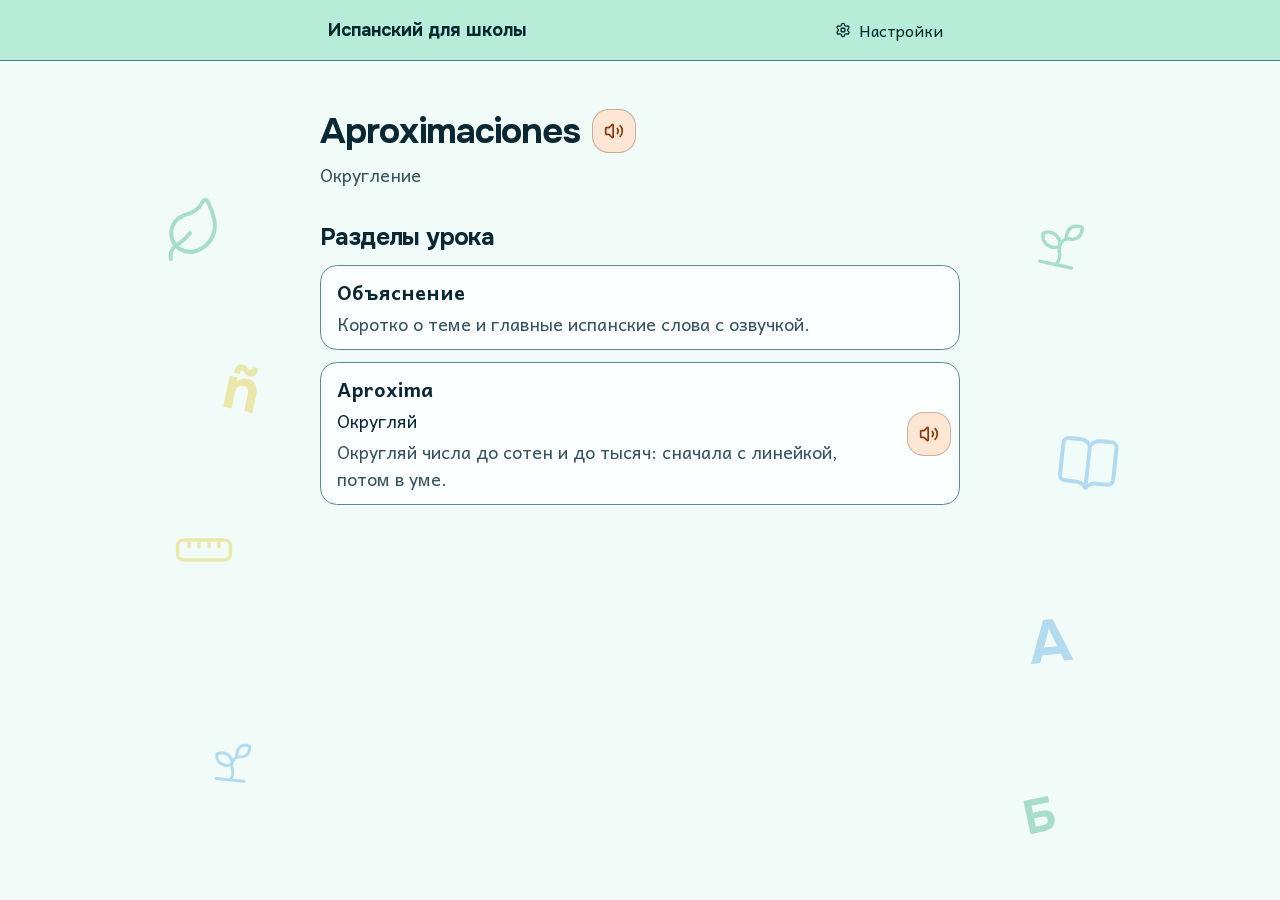
<file: lessons/mathematics/primary-3/rounding/index.html>
<!DOCTYPE html><html lang="ru" class="hvAgPW_variable QjhFyW_variable h-full antialiased"><head><meta charSet="utf-8"/><meta name="viewport" content="width=device-width, initial-scale=1"/><link rel="preload" href="/_next/static/media/01d917b2efda642a-s.p.0y1w0k24nk0rl.woff2" as="font" crossorigin="" type="font/woff2"/><link rel="preload" href="/_next/static/media/22cfad3df91a75de-s.p.1n889avqnjhi6.woff2" as="font" crossorigin="" type="font/woff2"/><link rel="preload" href="/_next/static/media/2609726546c44021-s.p.0for97nelvzih.woff2" as="font" crossorigin="" type="font/woff2"/><link rel="preload" href="/_next/static/media/34cd6fdd12f38344-s.p.2ofosk6fdzx09.woff2" as="font" crossorigin="" type="font/woff2"/><link rel="preload" href="/_next/static/media/5859ad88f2165e9a-s.p.3_3dd6024sn7h.woff2" as="font" crossorigin="" type="font/woff2"/><link rel="preload" href="/_next/static/media/697c41e0a84b4b34-s.p.1nhgtbj7kgj5y.woff2" as="font" crossorigin="" type="font/woff2"/><link rel="preload" href="/_next/static/media/72487292280b0995-s.p.2k182ghahu2cb.woff2" as="font" crossorigin="" type="font/woff2"/><link rel="preload" href="/_next/static/media/77e607c2166f0718-s.p.1uxl6xoda_3z9.woff2" as="font" crossorigin="" type="font/woff2"/><link rel="preload" href="/_next/static/media/a65363fcea33d7b0-s.p.44_a7sgwseblx.woff2" as="font" crossorigin="" type="font/woff2"/><link rel="preload" href="/_next/static/media/c1b9158d725650fc-s.p.0t4d9turf_6_x.woff2" as="font" crossorigin="" type="font/woff2"/><link rel="preload" href="/_next/static/media/c50b0495a1ff0f08-s.p.2sla2yow9-9p_.woff2" as="font" crossorigin="" type="font/woff2"/><link rel="preload" href="/_next/static/media/cbe60d409f866e3e-s.p.43vkazbm8z7tq.woff2" as="font" crossorigin="" type="font/woff2"/><link rel="stylesheet" href="/_next/static/chunks/2q16-3mb7ozzl.css" data-precedence="next"/><link rel="preload" as="script" fetchPriority="low" href="/_next/static/chunks/310vm2bl3xxpt.js"/><script src="/_next/static/chunks/1wnov70f88xjy.js" async=""></script><script src="/_next/static/chunks/39_j1bdzreq0m.js" async=""></script><script src="/_next/static/chunks/0c98xzjfks9hq.js" async=""></script><script src="/_next/static/chunks/turbopack-2u1d16houkiyo.js" async=""></script><script src="/_next/static/chunks/27bezkmr33tms.js" async=""></script><script src="/_next/static/chunks/0-wdsdw-cjsc5.js" async=""></script><script src="/_next/static/chunks/2hqyo1b0eg5l6.js" async=""></script><script src="/_next/static/chunks/39bkrgn9rd_14.js" async=""></script><script src="/_next/static/chunks/0ztjiavi7xt0x.js" async=""></script><title>Aproximaciones · Испанский для школы</title><meta name="description" content="Испанский для школы: школьные темы на испанском с переводом на русский и озвучкой терминов."/><link rel="icon" href="/icon.svg?icon.3ne1i7z-tbaxq.svg" sizes="any" type="image/svg+xml"/><meta name="next-size-adjust" content=""/><script>(function () {
  try {
    var stored = JSON.parse(localStorage.getItem("kids-school-trainer.device-settings.v1"));
    var language = stored && stored["supportLanguage"];
    if (["ru"].indexOf(language) === -1) return;
    var root = document.documentElement;
    root.lang = language;
    if (language !== "ru") {
      root.setAttribute("data-language-pending", "");
    }
  } catch (error) {}
})();</script><script src="/_next/static/chunks/0cz1d0mv5g_q7.js" noModule=""></script></head><body class="flex min-h-full flex-col"><div hidden=""><!--$--><!--/$--></div><div aria-hidden="true" data-testid="floating-decorations" class="pointer-events-none fixed inset-0 -z-10 overflow-hidden opacity-60 select-none forced-colors:hidden"><div data-decor="" class="absolute left-[-1.5rem] top-[22%] size-10 lg:left-[calc(50%-21rem-9rem)] lg:size-16 text-decor-1 motion-safe:animate-[decor-float_8s_ease-in-out_infinite]"><svg xmlns="http://www.w3.org/2000/svg" width="24" height="24" viewBox="0 0 24 24" fill="none" stroke="currentColor" stroke-width="1.5" stroke-linecap="round" stroke-linejoin="round" class="lucide lucide-leaf size-full -rotate-12" aria-hidden="true"><path d="M11 20a10 10 0 0010-10 25.9 25.9 0 00-1.04-7.281 1 1 0 00-1.755-.325C15.833 5.5 13 5.5 9.8 6.1A7 7 0 0011 20"></path><path d="M2 21a5 5 0 012.911-4.544C7.613 15.212 8.351 15.24 11 13"></path></svg></div><div data-decor="" class="absolute right-[-1.5rem] top-[48%] size-10 lg:right-[calc(50%-21rem-9rem)] lg:size-16 text-decor-2 motion-safe:animate-[decor-float_10s_ease-in-out_infinite]"><svg xmlns="http://www.w3.org/2000/svg" width="24" height="24" viewBox="0 0 24 24" fill="none" stroke="currentColor" stroke-width="1.5" stroke-linecap="round" stroke-linejoin="round" class="lucide lucide-book-open size-full rotate-6" aria-hidden="true"><path d="M12 5v16"></path><path d="M20.001 19A2 2 0 0022 17V5a2 2 0 00-1.999-2L16 3.002A5 5 0 0012 5a5 5 0 00-4-2H4a2 2 0 00-2 2v12a2 2 0 001.999 2H8a5 5 0 014 2 5 5 0 014-2z"></path></svg></div><div data-decor="" class="absolute hidden lg:block lg:right-[calc(50%-21rem-7rem)] lg:top-[24%] lg:size-14 text-decor-1 motion-safe:animate-[decor-float_7s_ease-in-out_infinite]"><svg xmlns="http://www.w3.org/2000/svg" width="24" height="24" viewBox="0 0 24 24" fill="none" stroke="currentColor" stroke-width="1.5" stroke-linecap="round" stroke-linejoin="round" class="lucide lucide-sprout size-full rotate-12" aria-hidden="true"><path d="M14 9.536V7a4 4 0 0 1 4-4h1.5a.5.5 0 0 1 .5.5V5a4 4 0 0 1-4 4 4 4 0 0 0-4 4c0 2 1 3 1 5a5 5 0 0 1-1 3"></path><path d="M4 9a5 5 0 0 1 8 4 5 5 0 0 1-8-4"></path><path d="M5 21h14"></path></svg></div><div data-decor="" class="absolute hidden lg:block lg:left-[calc(50%-21rem-8rem)] lg:top-[58%] lg:size-14 text-decor-3 motion-safe:animate-[decor-float_9s_ease-in-out_infinite]"><svg xmlns="http://www.w3.org/2000/svg" width="24" height="24" viewBox="0 0 24 24" fill="none" stroke="currentColor" stroke-width="1.5" stroke-linecap="round" stroke-linejoin="round" class="lucide lucide-ruler size-full -rotate-45" aria-hidden="true"><path d="M21.3 15.3a2.4 2.4 0 0 1 0 3.4l-2.6 2.6a2.4 2.4 0 0 1-3.4 0L2.7 8.7a2.41 2.41 0 0 1 0-3.4l2.6-2.6a2.41 2.41 0 0 1 3.4 0Z"></path><path d="m14.5 12.5 2-2"></path><path d="m11.5 9.5 2-2"></path><path d="m8.5 6.5 2-2"></path><path d="m17.5 15.5 2-2"></path></svg></div><div data-decor="" class="absolute hidden lg:block lg:left-[calc(50%-21rem-6rem)] lg:top-[82%] lg:size-12 text-decor-2 motion-safe:animate-[decor-float_6s_ease-in-out_infinite]"><svg xmlns="http://www.w3.org/2000/svg" width="24" height="24" viewBox="0 0 24 24" fill="none" stroke="currentColor" stroke-width="1.5" stroke-linecap="round" stroke-linejoin="round" class="lucide lucide-sprout size-full rotate-6" aria-hidden="true"><path d="M14 9.536V7a4 4 0 0 1 4-4h1.5a.5.5 0 0 1 .5.5V5a4 4 0 0 1-4 4 4 4 0 0 0-4 4c0 2 1 3 1 5a5 5 0 0 1-1 3"></path><path d="M4 9a5 5 0 0 1 8 4 5 5 0 0 1-8-4"></path><path d="M5 21h14"></path></svg></div><div data-decor="" data-letter="ñ" class="absolute left-[-1.25rem] top-[72%] text-5xl lg:left-[calc(50%-21rem-5rem)] lg:top-[40%] lg:text-6xl text-decor-3 motion-safe:animate-[decor-float_9s_ease-in-out_infinite] rotate-12 font-heading leading-none font-bold before:content-[attr(data-letter)]"></div><div data-decor="" data-letter="A" class="absolute hidden lg:block lg:right-[calc(50%-21rem-6rem)] lg:top-[68%] lg:text-6xl text-decor-2 motion-safe:animate-[decor-float_7s_ease-in-out_infinite] -rotate-6 font-heading leading-none font-bold before:content-[attr(data-letter)]"></div><div data-decor="" data-letter="Б" class="absolute hidden lg:block lg:right-[calc(50%-21rem-5rem)] lg:top-[88%] lg:text-5xl text-decor-1 motion-safe:animate-[decor-float_10s_ease-in-out_infinite] -rotate-12 font-heading leading-none font-bold before:content-[attr(data-letter)]"></div></div><header class="border-b border-input bg-header text-header-foreground"><div class="mx-auto flex w-full max-w-2xl items-center justify-between gap-2 px-4 py-2"><a class="inline-flex min-h-11 min-w-11 items-center rounded-md px-2 font-heading text-lg font-bold focus-visible:outline-3 focus-visible:outline-offset-2 focus-visible:outline-foreground" href="/">Испанский для школы</a><button type="button" tabindex="0" data-slot="dialog-trigger" data-base-ui-click-trigger="" id="base-ui-_R_3slb_" aria-haspopup="dialog" aria-expanded="false" class="group/button inline-flex shrink-0 items-center justify-center rounded-xl border border-transparent bg-clip-padding font-medium whitespace-nowrap transition-colors outline-none select-none focus-visible:border-ring focus-visible:ring-3 focus-visible:ring-ring/50 active:not-aria-[haspopup]:translate-y-px disabled:pointer-events-none disabled:opacity-50 data-disabled:cursor-not-allowed data-disabled:border-dashed data-disabled:border-current data-disabled:opacity-50 aria-invalid:border-destructive aria-invalid:ring-3 aria-invalid:ring-destructive/20 dark:aria-invalid:border-destructive/50 dark:aria-invalid:ring-destructive/40 [&amp;_svg]:pointer-events-none [&amp;_svg]:shrink-0 [&amp;_svg:not([class*=&#x27;size-&#x27;])]:size-4 not-data-disabled:hover:bg-muted not-data-disabled:hover:text-foreground aria-expanded:bg-muted aria-expanded:text-foreground h-11 gap-2 px-4 has-data-[icon=inline-end]:pr-3 has-data-[icon=inline-start]:pl-3 min-h-11 min-w-11 text-base"><svg xmlns="http://www.w3.org/2000/svg" width="24" height="24" viewBox="0 0 24 24" fill="none" stroke="currentColor" stroke-width="2" stroke-linecap="round" stroke-linejoin="round" class="lucide lucide-settings" aria-hidden="true"><path d="M9.671 4.136a2.34 2.34 0 0 1 4.659 0 2.34 2.34 0 0 0 3.319 1.915 2.34 2.34 0 0 1 2.33 4.033 2.34 2.34 0 0 0 0 3.831 2.34 2.34 0 0 1-2.33 4.033 2.34 2.34 0 0 0-3.319 1.915 2.34 2.34 0 0 1-4.659 0 2.34 2.34 0 0 0-3.32-1.915 2.34 2.34 0 0 1-2.33-4.033 2.34 2.34 0 0 0 0-3.831A2.34 2.34 0 0 1 6.35 6.051a2.34 2.34 0 0 0 3.319-1.915"></path><circle cx="12" cy="12" r="3"></circle></svg><span class="sr-only sm:not-sr-only">Настройки</span></button></div></header><main class="flex flex-1 flex-col"><div class="mx-auto flex w-full max-w-2xl flex-col gap-8 px-4 py-12"><header class="flex flex-col gap-2"><div class="flex items-center gap-3"><h1 id="_R_6lubsnpfiutb_" lang="es" class="font-heading text-4xl font-bold tracking-tight">Aproximaciones</h1><span class="relative inline-flex shrink-0"><button type="button" tabindex="0" aria-disabled="false" data-slot="button" aria-describedby="_R_6lubsnpfiutb_" class="group/button inline-flex shrink-0 items-center justify-center rounded-xl border bg-clip-padding text-base font-medium whitespace-nowrap transition-colors outline-none select-none focus-visible:border-ring focus-visible:ring-3 focus-visible:ring-ring/50 active:not-aria-[haspopup]:translate-y-px disabled:pointer-events-none disabled:opacity-50 data-disabled:cursor-not-allowed data-disabled:border-dashed data-disabled:border-current data-disabled:opacity-50 aria-invalid:border-destructive aria-invalid:ring-3 aria-invalid:ring-destructive/20 dark:aria-invalid:border-destructive/50 dark:aria-invalid:ring-destructive/40 [&amp;_svg]:pointer-events-none [&amp;_svg]:shrink-0 aria-expanded:bg-muted aria-expanded:text-foreground min-w-11 gap-2 px-4 has-data-[icon=inline-end]:pr-3 has-data-[icon=inline-start]:pl-3 size-11 border-term/40 bg-term-soft text-term not-data-disabled:hover:bg-[color-mix(in_oklch,var(--term-soft),black_6%)] not-data-disabled:hover:text-term [&amp;_svg:not([class*=&#x27;size-&#x27;])]:size-5"><svg xmlns="http://www.w3.org/2000/svg" width="24" height="24" viewBox="0 0 24 24" fill="none" stroke="currentColor" stroke-width="2" stroke-linecap="round" stroke-linejoin="round" class="lucide lucide-volume-2" aria-hidden="true"><path d="M11 4.702a.705.705 0 0 0-1.203-.498L6.413 7.587A1.4 1.4 0 0 1 5.416 8H3a1 1 0 0 0-1 1v6a1 1 0 0 0 1 1h2.416a1.4 1.4 0 0 1 .997.413l3.383 3.384A.705.705 0 0 0 11 19.298z"></path><path d="M16 9a5 5 0 0 1 0 6"></path><path d="M19.364 18.364a9 9 0 0 0 0-12.728"></path></svg><span class="sr-only">Послушать</span></button></span></div><p class="text-lg text-muted-foreground">Округление</p></header><section aria-labelledby="_R_lubsnpfiutb_" class="flex flex-col gap-3"><h2 id="_R_lubsnpfiutb_" class="font-heading text-2xl font-bold tracking-tight">Разделы урока</h2><ul class="flex flex-col gap-3"><li><a class="flex min-h-11 flex-col gap-1 rounded-xl border border-border bg-card px-4 py-3 text-card-foreground transition-colors hover:bg-muted" href="/lessons/mathematics/primary-3/rounding/explanation/"><span class="text-xl font-semibold">Объяснение</span> <span class="text-muted-foreground">Коротко о теме и главные испанские слова с озвучкой.</span></a></li><li class="flex items-center gap-2 rounded-xl border border-border bg-card text-card-foreground transition-colors hover:bg-muted"><a class="flex min-h-11 flex-1 flex-col gap-1 rounded-xl px-4 py-3" href="/lessons/mathematics/primary-3/rounding/trainers/aproxima/"><span id="_R_dalubsnpfiutb_" lang="es" class="text-xl font-semibold">Aproxima</span> <span class="font-medium">Округляй</span> <span class="text-muted-foreground">Округляй числа до сотен и до тысяч: сначала с линейкой, потом в уме.</span></a><span class="relative inline-flex shrink-0"><button type="button" tabindex="0" aria-disabled="false" data-slot="button" aria-describedby="_R_dalubsnpfiutb_" class="group/button inline-flex shrink-0 items-center justify-center rounded-xl border bg-clip-padding text-base font-medium whitespace-nowrap transition-colors outline-none select-none focus-visible:border-ring focus-visible:ring-3 focus-visible:ring-ring/50 active:not-aria-[haspopup]:translate-y-px disabled:pointer-events-none disabled:opacity-50 data-disabled:cursor-not-allowed data-disabled:border-dashed data-disabled:border-current data-disabled:opacity-50 aria-invalid:border-destructive aria-invalid:ring-3 aria-invalid:ring-destructive/20 dark:aria-invalid:border-destructive/50 dark:aria-invalid:ring-destructive/40 [&amp;_svg]:pointer-events-none [&amp;_svg]:shrink-0 aria-expanded:bg-muted aria-expanded:text-foreground min-w-11 gap-2 px-4 has-data-[icon=inline-end]:pr-3 has-data-[icon=inline-start]:pl-3 size-11 border-term/40 bg-term-soft text-term not-data-disabled:hover:bg-[color-mix(in_oklch,var(--term-soft),black_6%)] not-data-disabled:hover:text-term [&amp;_svg:not([class*=&#x27;size-&#x27;])]:size-5 mr-2"><svg xmlns="http://www.w3.org/2000/svg" width="24" height="24" viewBox="0 0 24 24" fill="none" stroke="currentColor" stroke-width="2" stroke-linecap="round" stroke-linejoin="round" class="lucide lucide-volume-2" aria-hidden="true"><path d="M11 4.702a.705.705 0 0 0-1.203-.498L6.413 7.587A1.4 1.4 0 0 1 5.416 8H3a1 1 0 0 0-1 1v6a1 1 0 0 0 1 1h2.416a1.4 1.4 0 0 1 .997.413l3.383 3.384A.705.705 0 0 0 11 19.298z"></path><path d="M16 9a5 5 0 0 1 0 6"></path><path d="M19.364 18.364a9 9 0 0 0 0-12.728"></path></svg><span class="sr-only">Послушать</span></button></span></li></ul></section></div><!--$--><!--/$--></main><script id="_R_">(globalThis["TURBOPACK"] || (globalThis["TURBOPACK"] = [])).push({"otherChunks":["static/chunks/310vm2bl3xxpt.js","static/chunks/1wnov70f88xjy.js","static/chunks/39_j1bdzreq0m.js","static/chunks/0c98xzjfks9hq.js"],"runtimeModuleIds":[94553]});</script><script src="/_next/static/chunks/310vm2bl3xxpt.js" async=""></script><script>(self.__next_f=self.__next_f||[]).push([0])</script><script>self.__next_f.push([1,"1:\"$Sreact.fragment\"\n2:\"/_next/static/chunks/27bezkmr33tms.js\"\n3:\"/_next/static/chunks/0-wdsdw-cjsc5.js\"\n4:\"/_next/static/chunks/2hqyo1b0eg5l6.js\"\n5:\"/_next/static/chunks/39bkrgn9rd_14.js\"\n6:I[50300,[\"$2\",\"$3\",\"$4\",\"$5\"],\"I18nProvider\"]\n7:I[5014,[\"$2\",\"$3\",\"$4\",\"$5\"],\"default\"]\n1b:I[68027,[\"$2\",\"$3\",\"$4\",\"$5\"],\"default\",1]\n:HL[\"/_next/static/chunks/2q16-3mb7ozzl.css\",\"style\"]\n:HL[\"/_next/static/media/01d917b2efda642a-s.p.0y1w0k24nk0rl.woff2\",\"font\",{\"crossOrigin\":\"\",\"type\":\"font/woff2\"}]\n:HL[\"/_next/static/media/22cfad3df91a75de-s.p.1n889avqnjhi6.woff2\",\"font\",{\"crossOrigin\":\"\",\"type\":\"font/woff2\"}]\n:HL[\"/_next/static/media/2609726546c44021-s.p.0for97nelvzih.woff2\",\"font\",{\"crossOrigin\":\"\",\"type\":\"font/woff2\"}]\n:HL[\"/_next/static/media/34cd6fdd12f38344-s.p.2ofosk6fdzx09.woff2\",\"font\",{\"crossOrigin\":\"\",\"type\":\"font/woff2\"}]\n:HL[\"/_next/static/media/5859ad88f2165e9a-s.p.3_3dd6024sn7h.woff2\",\"font\",{\"crossOrigin\":\"\",\"type\":\"font/woff2\"}]\n:HL[\"/_next/static/media/697c41e0a84b4b34-s.p.1nhgtbj7kgj5y.woff2\",\"font\",{\"crossOrigin\":\"\",\"type\":\"font/woff2\"}]\n:HL[\"/_next/static/media/72487292280b0995-s.p.2k182ghahu2cb.woff2\",\"font\",{\"crossOrigin\":\"\",\"type\":\"font/woff2\"}]\n:HL[\"/_next/static/media/77e607c2166f0718-s.p.1uxl6xoda_3z9.woff2\",\"font\",{\"crossOrigin\":\"\",\"type\":\"font/woff2\"}]\n:HL[\"/_next/static/media/a65363fcea33d7b0-s.p.44_a7sgwseblx.woff2\",\"font\",{\"crossOrigin\":\"\",\"type\":\"font/woff2\"}]\n:HL[\"/_next/static/media/c1b9158d725650fc-s.p.0t4d9turf_6_x.woff2\",\"font\",{\"crossOrigin\":\"\",\"type\":\"font/woff2\"}]\n:HL[\"/_next/static/media/c50b0495a1ff0f08-s.p.2sla2yow9-9p_.woff2\",\"font\",{\"crossOrigin\":\"\",\"type\":\"font/woff2\"}]\n:HL[\"/_next/static/media/cbe60d409f866e3e-s.p.43vkazbm8z7tq.woff2\",\"font\",{\"crossOrigin\":\"\",\"type\":\"font/woff2\"}]\n11:X\n18:[[\"children\",{\"s\":\"__PAGE__\",\"h\":512,\"d\":{\"r\":\"$L19\",\"p\":false,\"v\":null}}]]\n16:[[\"children\",{\"s\":{\"n\":\"slug\",\"t\":\"d\",\"k\":\"rounding\",\"s\":[]},\"h\":66048,\"d\":{\"r\":\"$L17\",\"p\":false,\"v\":\"$11\"},\"c\":\"$Q18\"}]]\n14:[[\"children\",{\"s\":{\"n\":\"level\",\"t\":\"d\",\"k\":\"primary-3\",\"s\":[]},\"h\":197120,\"d\":{\"r\":\"$L15\",\"p\":false,\"v\":\"$11\"},\"c\":\"$Q16\"}]]\n12:[[\"children\",{\"s\":{\"n\":\"subject\",\"t\":\"d\",\"k\":\"mathematics\",\"s\":[]},\"h\":197120,\"d\":{\"r\":\"$L13\",\"p\":false,\"v\":\"$11\"},\"c\":\"$Q14\"}]]\nf:[[\"children\",{\"s\":\"lessons\",\"h\":131584,\"d\":{\"r\":\"$L10\",\"p\":false,\"v\":\"$11\"},\"c\":\"$Q12\"}]]\n0:{\"P\":null,\"c\":[\"\",\"lessons\",\"mathematics\",\"primary-3\",\"rounding\",\"\"],\"q\":\"\",\"i\":false,\"t\":{\"t\":{\"s\":\"\",\"h\":131600,\"d\":{\"r\":[\"$\",\"$1\",\"c\",{\"children\":[[[\"$\",\"link\",\"0\",{\"rel\":\"stylesheet\",\"href\":\"/_next/static/chunks/2q16-3mb7ozzl.css\",\"precedence\":\"next\",\"crossOrigin\":\"$undefined\",\"nonce\":\"$undefined\"}],[\"$\",\"script\",\"script-0\",{\"src\":\"/_next/static/chunks/27bezkmr33tms.js\",\"async\":true,\"nonce\":\"$undefined\"}],[\"$\",\"script\",\"script-1\",{\"src\":\"/_next/static/chunks/0-wdsdw-cjsc5.js\",\"async\":true,\"nonce\":\"$undefined\"}],[\"$\",\"script\",\"script-2\",{\"src\":\"/_next/static/chunks/2hqyo1b0eg5l6.js\",\"async\":true,\"nonce\":\"$undefined\"}],[\"$\",\"script\",\"script-3\",{\"src\":\"/_next/static/chunks/39bkrgn9rd_14.js\",\"async\":true,\"nonce\":\"$undefined\"}]],[\"$\",\"html\",null,{\"lang\":\"ru\",\"suppressHydrationWarning\":true,\"className\":\"hvAgPW_variable QjhFyW_variable h-full antialiased\",\"children\":[[\"$\",\"head\",null,{\"children\":[\"$\",\"script\",null,{\"dangerouslySetInnerHTML\":{\"__html\":\"(function () {\\n  try {\\n    var stored = JSON.parse(localStorage.getItem(\\\"kids-school-trainer.device-settings.v1\\\"));\\n    var language = stored \u0026\u0026 stored[\\\"supportLanguage\\\"];\\n    if ([\\\"ru\\\"].indexOf(language) === -1) return;\\n    var root = document.documentElement;\\n    root.lang = language;\\n    if (language !== \\\"ru\\\") {\\n      root.setAttribute(\\\"data-language-pending\\\", \\\"\\\");\\n    }\\n  } catch (error) {}\\n})();\"}}]}],[\"$\",\"body\",null,{\"className\":\"flex min-h-full flex-col\",\"children\":[\"$\",\"$L6\",null,{\"i18n\":\"$undefined\",\"children\":[[\"$\",\"div\",null,{\"aria-hidden\":\"true\",\"data-testid\":\"floating-decorations\",\"className\":\"pointer-events-none fixed inset-0 -z-10 overflow-hidden opacity-60 select-none forced-colors:hidden\",\"children\":[[[\"$\",\"div\",\"leaf\",{\"data-decor\":\"\",\"className\":\"absolute left-[-1.5rem] top-[22%] size-10 lg:left-[calc(50%-21rem-9rem)] lg:size-16 text-decor-1 motion-safe:animate-[decor-float_8s_ease-in-out_infinite]\",\"children\":[\"$\",\"$L7\",null,{\"ref\":\"$undefined\",\"icon\":{\"name\":\"leaf\",\"size\":24,\"node\":[[\"path\",{\"d\":\"M11 20a10 10 0 0010-10 25.9 25.9 0 00-1.04-7.281 1 1 0 00-1.755-.325C15.833 5.5 13 5.5 9.8 6.1A7 7 0 0011 20\",\"key\":\"1wjnjv\"}],[\"path\",{\"d\":\"M2 21a5 5 0 012.911-4.544C7.613 15.212 8.351 15.24 11 13\",\"key\":\"c1ejpn\"}]]},\"className\":\"size-full -rotate-12\",\"strokeWidth\":1.5}]}],[\"$\",\"div\",\"book\",{\"data-decor\":\"\",\"className\":\"absolute right-[-1.5rem] top-[48%] size-10 lg:right-[calc(50%-21rem-9rem)] lg:size-16 text-decor-2 motion-safe:animate-[decor-float_10s_ease-in-out_infinite]\",\"children\":[\"$\",\"$L7\",null,{\"ref\":\"$undefined\",\"icon\":{\"name\":\"book-open\",\"size\":24,\"node\":[[\"path\",{\"d\":\"M12 5v16\",\"key\":\"1f6ucr\"}],[\"path\",{\"d\":\"M20.001 19A2 2 0 0022 17V5a2 2 0 00-1.999-2L16 3.002A5 5 0 0012 5a5 5 0 00-4-2H4a2 2 0 00-2 2v12a2 2 0 001.999 2H8a5 5 0 014 2 5 5 0 014-2z\",\"key\":\"1fyvmf\"}]]},\"className\":\"size-full rotate-6\",\"strokeWidth\":1.5}]}],[\"$\",\"div\",\"sprout\",{\"data-decor\":\"\",\"className\":\"absolute hidden lg:block lg:right-[calc(50%-21rem-7rem)] lg:top-[24%] lg:size-14 text-decor-1 motion-safe:animate-[decor-float_7s_ease-in-out_infinite]\",\"children\":[\"$\",\"$L7\",null,{\"ref\":\"$undefined\",\"icon\":{\"name\":\"sprout\",\"size\":24,\"node\":[[\"path\",{\"d\":\"M14 9.536V7a4 4 0 0 1 4-4h1.5a.5.5 0 0 1 .5.5V5a4 4 0 0 1-4 4 4 4 0 0 0-4 4c0 2 1 3 1 5a5 5 0 0 1-1 3\",\"key\":\"139s4v\"}],[\"path\",{\"d\":\"M4 9a5 5 0 0 1 8 4 5 5 0 0 1-8-4\",\"key\":\"1dlkgp\"}],[\"path\",{\"d\":\"M5 21h14\",\"key\":\"11awu3\"}]]},\"className\":\"size-full rotate-12\",\"strokeWidth\":1.5}]}],[\"$\",\"div\",\"ruler\",{\"data-decor\":\"\",\"className\":\"absolute hidden lg:block lg:left-[calc(50%-21rem-8rem)] lg:top-[58%] lg:size-14 text-decor-3 motion-safe:animate-[decor-float_9s_ease-in-out_infinite]\",\"children\":[\"$\",\"$L7\",null,{\"ref\":\"$undefined\",\"icon\":{\"name\":\"ruler\",\"size\":24,\"node\":[[\"path\",{\"d\":\"M21.3 15.3a2.4 2.4 0 0 1 0 3.4l-2.6 2.6a2.4 2.4 0 0 1-3.4 0L2.7 8.7a2.41 2.41 0 0 1 0-3.4l2.6-2.6a2.41 2.41 0 0 1 3.4 0Z\",\"key\":\"icamh8\"}],[\"path\",{\"d\":\"m14.5 12.5 2-2\",\"key\":\"inckbg\"}],[\"path\",{\"d\":\"m11.5 9.5 2-2\",\"key\":\"fmmyf7\"}],[\"path\",{\"d\":\"m8.5 6.5 2-2\",\"key\":\"vc6u1g\"}],[\"path\",{\"d\":\"m17.5 15.5 2-2\",\"key\":\"wo5hmg\"}]]},\"className\":\"size-full -rotate-45\",\"strokeWidth\":1.5}]}],[\"$\",\"div\",\"sprout-low\",{\"data-decor\":\"\",\"className\":\"absolute hidden lg:block lg:left-[calc(50%-21rem-6rem)] lg:top-[82%] lg:size-12 text-decor-2 motion-safe:animate-[decor-float_6s_ease-in-out_infinite]\",\"children\":\"$L8\"}]],[\"$L9\",\"$La\",\"$Lb\"]]}],\"$Lc\",\"$Ld\",\"$Le\"]}]}]]}]]}],\"p\":false,\"v\":null},\"c\":\"$Qf\"},\"h\":{\"r\":\"$L1a\",\"p\":false,\"v\":null}},\"m\":\"$undefined\",\"G\":[\"$1b\",[\"$L1c\"]],\"S\":true,\"r\":\"$undefined\",\"s\":\"$undefined\",\"a\":\"$undefined\",\"l\":\"$undefined\",\"p\":\"$undefined\",\"d\":\"$undefined\",\"b\":\"AHsH0ourAg9WToDno5WwH\"}\n1d:I[27414,[\"$2\",\"$3\",\"$4\",\"$5\"],\"SiteHeader\"]\n1e:I[5050,[\"$2\",\"$3\",\"$4\",\"$5\"],\"SettingsPanel\"]\n1f:I[39756,[\"$2\",\"$3\",\"$4\",\"$5\"],\"default\"]\n20:I[37457,[\"$2\",\"$3\",\"$4\",\"$5\"],\"default\"]\n21:\"StopSpeechButton\"\n22:I[30277,[\"$2\",\"$3\",\"$4\",\"$5\"],\"$21\"]\n24:I[97367,[\"$2\",\"$3\",\"$4\",\"$5\"],\"OutletBoundary\"]\n25:\"$Sreact.suspense\"\n27:\"ViewportBoundary\"\n28:I[97367,[\"$2\",\"$3\",\"$4\",\"$5\"],\"$27\"]\n2a:\"MetadataBoundary\"\n2b:I[97367,[\"$2\",\"$3\",\"$4\",\"$5\"],\"$2a\"]\n8:[\"$\",\"$L7\",null,{\"ref\":\"$undefined\",\"icon\":\"$0:t:t:d:r:props:children:1:props:children:1:props:children:props:children:0:props:children:0:2:props:children:props:icon\",\"className\":\"size-full rotate-6\",\"strokeWidth\":1.5}]\n9:[\"$\",\"div\",\"letter-n\",{\"data-decor\":\"\",\"data-letter\":\"ñ\",\"className\":\"absolute left-[-1.25rem] top-[72%] text-5xl lg:left-[calc(50%-21rem-5rem)] lg:top-[40%] lg:text-6xl text-decor-3 motion-safe:animate-[decor-float_9s_ease-in-out_infinite] rotate-12 font-heading leading-none font-bold before:content-[attr(data-letter)]\"}]\na:[\"$\",\"div\",\"letter-a\",{\"data-decor\":\"\",\"data-letter\":\"A\",\"className\":\"absolute hidden lg:block lg:right-[calc(50%-21rem-6rem)] lg:top-[68%] lg:text-6xl text-decor-2 motion-safe:animate-[decor-float_7s_ease-in-out_infinite] -rotate-6 font-heading leading-none font-bold before:content-[attr(data-letter)]\"}]\nb:[\"$\",\"div\",\"letter-b\",{\"data-decor\":\"\",\"data-letter\":\"Б\",\"className\":\"absolute hidden lg:block lg:right-[calc(50%-21rem-5rem)] lg:top-[88%] lg:text-5xl text-decor-1 motion-safe:animate-[decor-float_10s_ease-in-out_infinite] -rotate-12 font-heading leading-none font-bold before:content-[attr(data-letter)]\"}]\nc:[\"$\",\"$L1d\",null,{\"actions\":[\"$\",\"$L1e\",null,{}]}]\nd:[\"$\",\"main\",null,{\"className\":\"flex flex-1 flex-col\",\"children\":[\"$\",\"$L1f\",null,{\"parallelRouterKey\":\"children\",\"error\":\"$undefined\",\"errorStyles\":\"$undefined\",\"errorScripts\":\"$undefined\",\"template\":[\"$\",\"$L20\",null,{}],\"templateStyles\":\"$undefined\",\"templateScripts\":\"$undefined\",\"notFound\":[[[\"$\",\"title\",null,{\"children\":\"404: This page could not be found.\"}],[\"$\",\"div\",null,{\"style\":{\"fontFamily\":\"system-ui,\\\"Segoe UI\\\",Roboto,Helvetica,Arial,sans-serif,\\\"Apple Color Emoji\\\",\\\"Segoe UI Emoji\\\"\",\"height\":\"100vh\",\"textAlign\":\"center\",\"display\":\"flex\",\"flexDirection\":\"column\",\"alignItems\":\"center\",\"justifyContent\":\"center\"},\"children\":[\"$\",\"div\",null,{\"children\":[[\"$\",\"style\",null,{\"dangerouslySetInnerHTML\":{\"__html\":\"body{color:#000;background:#fff;margin:0}.next-error-h1{border-right:1px solid rgba(0,0,0,.3)}@media (prefers-color-scheme:dark){body{color:#fff;background:#000}.next-error-h1{border-right:1px solid rgba(255,255,255,.3)}}\"}}],[\"$\",\"h1\",null,{\"className\":\"next-error-h1\",\"style\":{\"display\":\"inline-block\",\"margin\":\"0 20px 0 0\",\"padding\":\"0 23px 0 0\",\"fontSize\":24,\"fontWeight\":500,\"verticalAlign\":\"top\",\"lineHeight\":\"49px\"},\"children\":404}],[\"$\",\"div\",null,{\"style\":{\"display\":\"inline-block\"},\"children\":[\"$\",\"h2\",null,{\"style\":{\"fontSize\":14,\"fontWeight\":400,\"lineHeight\":\"49px\",\"margin\":0},\"children\":\"This page could not be found.\"}]}]]}]}]],[]],\"forbidden\":\"$undefined\",\"unauthorized\":\"$undefined\"}]}]\ne:[\"$\",\"$L22\",null,{}]\n10:[\"$\",\"$1\",\"c\",{\"children\":[null,[\"$\",\"$L1f\",null,{\"parallelRouterKey\":\"children\",\"error\":\"$undefined\",\"errorStyles\":\"$undefined\",\"errorScripts\":\"$undefined\",\"template\":[\"$\",\"$L20\",null,{}],\"templateStyles\":\"$undefined\",\"templateScripts\":\"$undefined\",\"notFound\":\"$undefined\",\"forbidden\":\"$undefined\",\"unauthorized\":\"$undefined\"}]]}]\n13:[\"$\",\"$1\",\"c\",{\"children\":[null,[\"$\",\"$L1f\",null,{\"parallelRouterKey\":\"children\",\"error\":\"$undefined\",\"errorStyles\":\"$undefined\",\"errorScripts\":\"$undefined\",\"template\":[\"$\",\"$L20\",null,{}],\"templateStyles\":\"$undefined\",\"templateScripts\":\"$undefined\",\"notFound\":\"$undefined\",\"forbidden\":\"$undefined\",\"unauthorized\":\"$undefined\"}]]}]\n15:[\"$\",\"$1\",\"c\",{\"children\":[null,[\"$\",\"$L1f\",null,{\"parallelRouterKey\":\"children\",\"error\":\"$undefined\",\"errorStyles\":\"$undefined\",\"errorScripts\":\"$undefined\",\"template\":[\"$\",\"$L20\",null,{}],\"templateStyles\":\"$undefined\",\"templateScripts\":\"$undefined\",\"notFound\":\"$undefined\",\"forbidden\":\"$undefined\",\"unauthorized\":\"$undefined\"}]]}]\n17:[\"$\",\"$1\",\"c\",{\"children\":[null,[\"$\",\"$L1f\",null,{\"parallelRouterKey\":\"children\",\"error\":\"$undefined\",\"errorStyles\":\"$undefined\",\"errorScripts\":\"$undefined\",\"template\":[\"$\",\"$L20\",null,{}],\"templateStyles\":\"$undefined\",\"templateScripts\":\"$undefined\",\"notFound\":\"$undefined\",\"forbidden\":\"$undefined\",\"unauthorized\":\"$undefined\"}]]}]\n19:[\"$\",\"$1\",\"c\",{\"children\":[\"$L23\",[[\"$\",\"script\",\"script-0\",{\"src\":\"/_next/static/chunks/0ztjiavi7xt0x.js\",\"async\":true,\"nonce\":\"$undefined\"}]],[\"$\",\"$L24\",null,{\"children\":[\"$\",\"$25\",null,{\"name\":\"Next.MetadataOutlet\",\"children\":\"$@26\"}]}]]}]\n1a:[\"$\",\"$1\",\"h\",{\"children\":[null,[\"$\",\"$L28\",null,{\"children\":\"$L29\"}],[\"$\",\"$L2b\",null,{\"children\":[[\"$\",\"div\",null,{\"hidden\":true,\"children\":[\"$\",\"$25\",null,{\"name\":\"Next.Metadata\",\"children\":\"$L2c\"}]}],null]}],[\"$\",\"meta\",null,{\"name\":\"next-size-adjust\",\"content\":\"\"}]]}]\n1c:[\"$\",\"link\",\"0\",{\"rel\":\"stylesheet\",\"href\":\"/_next/static/chunks/2q16-3mb7ozzl.css\",\"precedence\":\"next\",\"crossOrigin\":\"$undefined\",\"nonce\":\"$undefined\"}]\n2d:\"/_next/static/chunks/0ztjiavi7xt0x.js\"\n2e:I[35170,[\"$2\",\"$3\",\"$4\",\"$5\",\"$2d\"],\"LessonSections\"]\n11:C\n23:[\"$\",\"$L2e\",null,{\"lesson\":{\"subject\":\"mathematics\",\"level\":\"primary-3\",\"slug\":\"rounding\",\"title\":\"Aproximaciones\",\"hasExplanation\":true,\"translatedTitles\":{\"ru\":\"Округление\"},\"trainers\":[{\"id\":\"aproxima\",\"title\":\"Aproxima\",\"translatedTitles\":{\"ru\":\"Округляй\"},\"translatedDescriptions\":{\"ru\":\"Округляй числа до сотен и до тысяч: сначала с линейкой, потом в уме.\"}}]}}]\n29:[[\"$\",\"meta\",\"0\",{\"charSet\":\"utf-8\"}],[\"$\",\"meta\",\"1\",{\"name\":\"viewport\",\"content\":\"width=device-width, initial-scale=1\"}]]\n2f:I[27201,[\"$2\",\"$3\",\"$4\",\"$5\"],\"IconMark\"]\n26:null\n2c:[[\"$\",\"title\",\"0\",{\"children\":\"Aproximaciones · Испанский для школы\"}],[\"$\",\"meta\",\"1\",{\"name\":\"description\",\"content\":\"Испанский для школы: школьные темы на испанском с переводом на русский и озвучкой терминов.\"}],[\"$\",\"link\",\"2\",{\"rel\":\"icon\",\"href\":\"/icon.svg?icon.3ne1i7z-tbaxq.svg\",\"sizes\":\"any\",\"type\":\"image/svg+xml\"}],[\"$\",\"$L2f\",\"3\",{}]]\n"])</script></body></html>
</file>
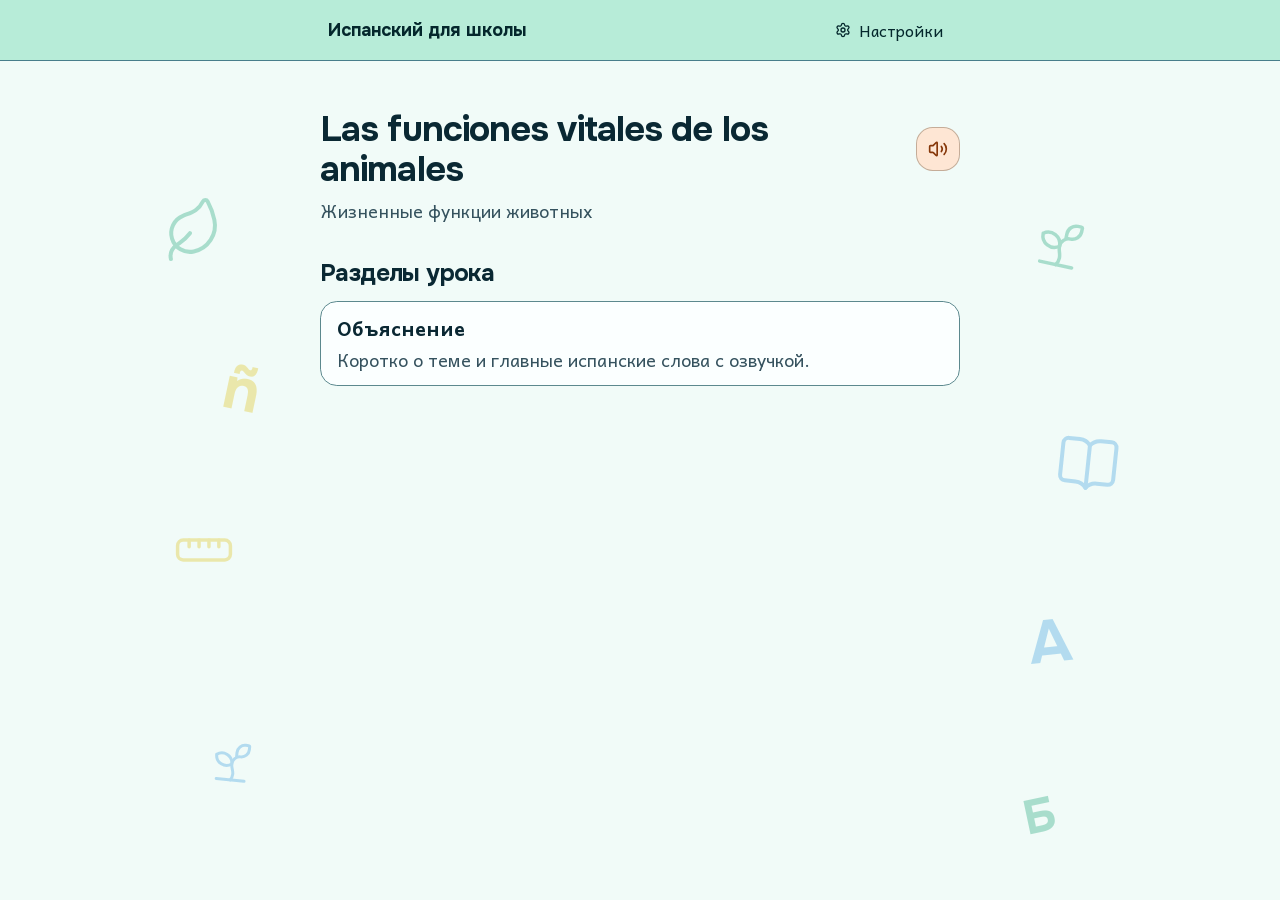
<file: lessons/natural-science/primary-3/animal-vital-functions/index.html>
<!DOCTYPE html><html lang="ru" class="hvAgPW_variable QjhFyW_variable h-full antialiased"><head><meta charSet="utf-8"/><meta name="viewport" content="width=device-width, initial-scale=1"/><link rel="preload" href="/_next/static/media/01d917b2efda642a-s.p.0y1w0k24nk0rl.woff2" as="font" crossorigin="" type="font/woff2"/><link rel="preload" href="/_next/static/media/22cfad3df91a75de-s.p.1n889avqnjhi6.woff2" as="font" crossorigin="" type="font/woff2"/><link rel="preload" href="/_next/static/media/2609726546c44021-s.p.0for97nelvzih.woff2" as="font" crossorigin="" type="font/woff2"/><link rel="preload" href="/_next/static/media/34cd6fdd12f38344-s.p.2ofosk6fdzx09.woff2" as="font" crossorigin="" type="font/woff2"/><link rel="preload" href="/_next/static/media/5859ad88f2165e9a-s.p.3_3dd6024sn7h.woff2" as="font" crossorigin="" type="font/woff2"/><link rel="preload" href="/_next/static/media/697c41e0a84b4b34-s.p.1nhgtbj7kgj5y.woff2" as="font" crossorigin="" type="font/woff2"/><link rel="preload" href="/_next/static/media/72487292280b0995-s.p.2k182ghahu2cb.woff2" as="font" crossorigin="" type="font/woff2"/><link rel="preload" href="/_next/static/media/77e607c2166f0718-s.p.1uxl6xoda_3z9.woff2" as="font" crossorigin="" type="font/woff2"/><link rel="preload" href="/_next/static/media/a65363fcea33d7b0-s.p.44_a7sgwseblx.woff2" as="font" crossorigin="" type="font/woff2"/><link rel="preload" href="/_next/static/media/c1b9158d725650fc-s.p.0t4d9turf_6_x.woff2" as="font" crossorigin="" type="font/woff2"/><link rel="preload" href="/_next/static/media/c50b0495a1ff0f08-s.p.2sla2yow9-9p_.woff2" as="font" crossorigin="" type="font/woff2"/><link rel="preload" href="/_next/static/media/cbe60d409f866e3e-s.p.43vkazbm8z7tq.woff2" as="font" crossorigin="" type="font/woff2"/><link rel="stylesheet" href="/_next/static/chunks/2q16-3mb7ozzl.css" data-precedence="next"/><link rel="preload" as="script" fetchPriority="low" href="/_next/static/chunks/310vm2bl3xxpt.js"/><script src="/_next/static/chunks/1wnov70f88xjy.js" async=""></script><script src="/_next/static/chunks/39_j1bdzreq0m.js" async=""></script><script src="/_next/static/chunks/0c98xzjfks9hq.js" async=""></script><script src="/_next/static/chunks/turbopack-2u1d16houkiyo.js" async=""></script><script src="/_next/static/chunks/27bezkmr33tms.js" async=""></script><script src="/_next/static/chunks/0-wdsdw-cjsc5.js" async=""></script><script src="/_next/static/chunks/2hqyo1b0eg5l6.js" async=""></script><script src="/_next/static/chunks/39bkrgn9rd_14.js" async=""></script><script src="/_next/static/chunks/0ztjiavi7xt0x.js" async=""></script><title>Las funciones vitales de los animales · Испанский для школы</title><meta name="description" content="Испанский для школы: школьные темы на испанском с переводом на русский и озвучкой терминов."/><link rel="icon" href="/icon.svg?icon.3ne1i7z-tbaxq.svg" sizes="any" type="image/svg+xml"/><meta name="next-size-adjust" content=""/><script>(function () {
  try {
    var stored = JSON.parse(localStorage.getItem("kids-school-trainer.device-settings.v1"));
    var language = stored && stored["supportLanguage"];
    if (["ru"].indexOf(language) === -1) return;
    var root = document.documentElement;
    root.lang = language;
    if (language !== "ru") {
      root.setAttribute("data-language-pending", "");
    }
  } catch (error) {}
})();</script><script src="/_next/static/chunks/0cz1d0mv5g_q7.js" noModule=""></script></head><body class="flex min-h-full flex-col"><div hidden=""><!--$--><!--/$--></div><div aria-hidden="true" data-testid="floating-decorations" class="pointer-events-none fixed inset-0 -z-10 overflow-hidden opacity-60 select-none forced-colors:hidden"><div data-decor="" class="absolute left-[-1.5rem] top-[22%] size-10 lg:left-[calc(50%-21rem-9rem)] lg:size-16 text-decor-1 motion-safe:animate-[decor-float_8s_ease-in-out_infinite]"><svg xmlns="http://www.w3.org/2000/svg" width="24" height="24" viewBox="0 0 24 24" fill="none" stroke="currentColor" stroke-width="1.5" stroke-linecap="round" stroke-linejoin="round" class="lucide lucide-leaf size-full -rotate-12" aria-hidden="true"><path d="M11 20a10 10 0 0010-10 25.9 25.9 0 00-1.04-7.281 1 1 0 00-1.755-.325C15.833 5.5 13 5.5 9.8 6.1A7 7 0 0011 20"></path><path d="M2 21a5 5 0 012.911-4.544C7.613 15.212 8.351 15.24 11 13"></path></svg></div><div data-decor="" class="absolute right-[-1.5rem] top-[48%] size-10 lg:right-[calc(50%-21rem-9rem)] lg:size-16 text-decor-2 motion-safe:animate-[decor-float_10s_ease-in-out_infinite]"><svg xmlns="http://www.w3.org/2000/svg" width="24" height="24" viewBox="0 0 24 24" fill="none" stroke="currentColor" stroke-width="1.5" stroke-linecap="round" stroke-linejoin="round" class="lucide lucide-book-open size-full rotate-6" aria-hidden="true"><path d="M12 5v16"></path><path d="M20.001 19A2 2 0 0022 17V5a2 2 0 00-1.999-2L16 3.002A5 5 0 0012 5a5 5 0 00-4-2H4a2 2 0 00-2 2v12a2 2 0 001.999 2H8a5 5 0 014 2 5 5 0 014-2z"></path></svg></div><div data-decor="" class="absolute hidden lg:block lg:right-[calc(50%-21rem-7rem)] lg:top-[24%] lg:size-14 text-decor-1 motion-safe:animate-[decor-float_7s_ease-in-out_infinite]"><svg xmlns="http://www.w3.org/2000/svg" width="24" height="24" viewBox="0 0 24 24" fill="none" stroke="currentColor" stroke-width="1.5" stroke-linecap="round" stroke-linejoin="round" class="lucide lucide-sprout size-full rotate-12" aria-hidden="true"><path d="M14 9.536V7a4 4 0 0 1 4-4h1.5a.5.5 0 0 1 .5.5V5a4 4 0 0 1-4 4 4 4 0 0 0-4 4c0 2 1 3 1 5a5 5 0 0 1-1 3"></path><path d="M4 9a5 5 0 0 1 8 4 5 5 0 0 1-8-4"></path><path d="M5 21h14"></path></svg></div><div data-decor="" class="absolute hidden lg:block lg:left-[calc(50%-21rem-8rem)] lg:top-[58%] lg:size-14 text-decor-3 motion-safe:animate-[decor-float_9s_ease-in-out_infinite]"><svg xmlns="http://www.w3.org/2000/svg" width="24" height="24" viewBox="0 0 24 24" fill="none" stroke="currentColor" stroke-width="1.5" stroke-linecap="round" stroke-linejoin="round" class="lucide lucide-ruler size-full -rotate-45" aria-hidden="true"><path d="M21.3 15.3a2.4 2.4 0 0 1 0 3.4l-2.6 2.6a2.4 2.4 0 0 1-3.4 0L2.7 8.7a2.41 2.41 0 0 1 0-3.4l2.6-2.6a2.41 2.41 0 0 1 3.4 0Z"></path><path d="m14.5 12.5 2-2"></path><path d="m11.5 9.5 2-2"></path><path d="m8.5 6.5 2-2"></path><path d="m17.5 15.5 2-2"></path></svg></div><div data-decor="" class="absolute hidden lg:block lg:left-[calc(50%-21rem-6rem)] lg:top-[82%] lg:size-12 text-decor-2 motion-safe:animate-[decor-float_6s_ease-in-out_infinite]"><svg xmlns="http://www.w3.org/2000/svg" width="24" height="24" viewBox="0 0 24 24" fill="none" stroke="currentColor" stroke-width="1.5" stroke-linecap="round" stroke-linejoin="round" class="lucide lucide-sprout size-full rotate-6" aria-hidden="true"><path d="M14 9.536V7a4 4 0 0 1 4-4h1.5a.5.5 0 0 1 .5.5V5a4 4 0 0 1-4 4 4 4 0 0 0-4 4c0 2 1 3 1 5a5 5 0 0 1-1 3"></path><path d="M4 9a5 5 0 0 1 8 4 5 5 0 0 1-8-4"></path><path d="M5 21h14"></path></svg></div><div data-decor="" data-letter="ñ" class="absolute left-[-1.25rem] top-[72%] text-5xl lg:left-[calc(50%-21rem-5rem)] lg:top-[40%] lg:text-6xl text-decor-3 motion-safe:animate-[decor-float_9s_ease-in-out_infinite] rotate-12 font-heading leading-none font-bold before:content-[attr(data-letter)]"></div><div data-decor="" data-letter="A" class="absolute hidden lg:block lg:right-[calc(50%-21rem-6rem)] lg:top-[68%] lg:text-6xl text-decor-2 motion-safe:animate-[decor-float_7s_ease-in-out_infinite] -rotate-6 font-heading leading-none font-bold before:content-[attr(data-letter)]"></div><div data-decor="" data-letter="Б" class="absolute hidden lg:block lg:right-[calc(50%-21rem-5rem)] lg:top-[88%] lg:text-5xl text-decor-1 motion-safe:animate-[decor-float_10s_ease-in-out_infinite] -rotate-12 font-heading leading-none font-bold before:content-[attr(data-letter)]"></div></div><header class="border-b border-input bg-header text-header-foreground"><div class="mx-auto flex w-full max-w-2xl items-center justify-between gap-2 px-4 py-2"><a class="inline-flex min-h-11 min-w-11 items-center rounded-md px-2 font-heading text-lg font-bold focus-visible:outline-3 focus-visible:outline-offset-2 focus-visible:outline-foreground" href="/">Испанский для школы</a><button type="button" tabindex="0" data-slot="dialog-trigger" data-base-ui-click-trigger="" id="base-ui-_R_3slb_" aria-haspopup="dialog" aria-expanded="false" class="group/button inline-flex shrink-0 items-center justify-center rounded-xl border border-transparent bg-clip-padding font-medium whitespace-nowrap transition-colors outline-none select-none focus-visible:border-ring focus-visible:ring-3 focus-visible:ring-ring/50 active:not-aria-[haspopup]:translate-y-px disabled:pointer-events-none disabled:opacity-50 data-disabled:cursor-not-allowed data-disabled:border-dashed data-disabled:border-current data-disabled:opacity-50 aria-invalid:border-destructive aria-invalid:ring-3 aria-invalid:ring-destructive/20 dark:aria-invalid:border-destructive/50 dark:aria-invalid:ring-destructive/40 [&amp;_svg]:pointer-events-none [&amp;_svg]:shrink-0 [&amp;_svg:not([class*=&#x27;size-&#x27;])]:size-4 not-data-disabled:hover:bg-muted not-data-disabled:hover:text-foreground aria-expanded:bg-muted aria-expanded:text-foreground h-11 gap-2 px-4 has-data-[icon=inline-end]:pr-3 has-data-[icon=inline-start]:pl-3 min-h-11 min-w-11 text-base"><svg xmlns="http://www.w3.org/2000/svg" width="24" height="24" viewBox="0 0 24 24" fill="none" stroke="currentColor" stroke-width="2" stroke-linecap="round" stroke-linejoin="round" class="lucide lucide-settings" aria-hidden="true"><path d="M9.671 4.136a2.34 2.34 0 0 1 4.659 0 2.34 2.34 0 0 0 3.319 1.915 2.34 2.34 0 0 1 2.33 4.033 2.34 2.34 0 0 0 0 3.831 2.34 2.34 0 0 1-2.33 4.033 2.34 2.34 0 0 0-3.319 1.915 2.34 2.34 0 0 1-4.659 0 2.34 2.34 0 0 0-3.32-1.915 2.34 2.34 0 0 1-2.33-4.033 2.34 2.34 0 0 0 0-3.831A2.34 2.34 0 0 1 6.35 6.051a2.34 2.34 0 0 0 3.319-1.915"></path><circle cx="12" cy="12" r="3"></circle></svg><span class="sr-only sm:not-sr-only">Настройки</span></button></div></header><main class="flex flex-1 flex-col"><div class="mx-auto flex w-full max-w-2xl flex-col gap-8 px-4 py-12"><header class="flex flex-col gap-2"><div class="flex items-center gap-3"><h1 id="_R_6lubsnpfiutb_" lang="es" class="font-heading text-4xl font-bold tracking-tight">Las funciones vitales de los animales</h1><span class="relative inline-flex shrink-0"><button type="button" tabindex="0" aria-disabled="false" data-slot="button" aria-describedby="_R_6lubsnpfiutb_" class="group/button inline-flex shrink-0 items-center justify-center rounded-xl border bg-clip-padding text-base font-medium whitespace-nowrap transition-colors outline-none select-none focus-visible:border-ring focus-visible:ring-3 focus-visible:ring-ring/50 active:not-aria-[haspopup]:translate-y-px disabled:pointer-events-none disabled:opacity-50 data-disabled:cursor-not-allowed data-disabled:border-dashed data-disabled:border-current data-disabled:opacity-50 aria-invalid:border-destructive aria-invalid:ring-3 aria-invalid:ring-destructive/20 dark:aria-invalid:border-destructive/50 dark:aria-invalid:ring-destructive/40 [&amp;_svg]:pointer-events-none [&amp;_svg]:shrink-0 aria-expanded:bg-muted aria-expanded:text-foreground min-w-11 gap-2 px-4 has-data-[icon=inline-end]:pr-3 has-data-[icon=inline-start]:pl-3 size-11 border-term/40 bg-term-soft text-term not-data-disabled:hover:bg-[color-mix(in_oklch,var(--term-soft),black_6%)] not-data-disabled:hover:text-term [&amp;_svg:not([class*=&#x27;size-&#x27;])]:size-5"><svg xmlns="http://www.w3.org/2000/svg" width="24" height="24" viewBox="0 0 24 24" fill="none" stroke="currentColor" stroke-width="2" stroke-linecap="round" stroke-linejoin="round" class="lucide lucide-volume-2" aria-hidden="true"><path d="M11 4.702a.705.705 0 0 0-1.203-.498L6.413 7.587A1.4 1.4 0 0 1 5.416 8H3a1 1 0 0 0-1 1v6a1 1 0 0 0 1 1h2.416a1.4 1.4 0 0 1 .997.413l3.383 3.384A.705.705 0 0 0 11 19.298z"></path><path d="M16 9a5 5 0 0 1 0 6"></path><path d="M19.364 18.364a9 9 0 0 0 0-12.728"></path></svg><span class="sr-only">Послушать</span></button></span></div><p class="text-lg text-muted-foreground">Жизненные функции животных</p></header><section aria-labelledby="_R_lubsnpfiutb_" class="flex flex-col gap-3"><h2 id="_R_lubsnpfiutb_" class="font-heading text-2xl font-bold tracking-tight">Разделы урока</h2><ul class="flex flex-col gap-3"><li><a class="flex min-h-11 flex-col gap-1 rounded-xl border border-border bg-card px-4 py-3 text-card-foreground transition-colors hover:bg-muted" href="/lessons/natural-science/primary-3/animal-vital-functions/explanation/"><span class="text-xl font-semibold">Объяснение</span> <span class="text-muted-foreground">Коротко о теме и главные испанские слова с озвучкой.</span></a></li></ul></section></div><!--$--><!--/$--></main><script id="_R_">(globalThis["TURBOPACK"] || (globalThis["TURBOPACK"] = [])).push({"otherChunks":["static/chunks/310vm2bl3xxpt.js","static/chunks/1wnov70f88xjy.js","static/chunks/39_j1bdzreq0m.js","static/chunks/0c98xzjfks9hq.js"],"runtimeModuleIds":[94553]});</script><script src="/_next/static/chunks/310vm2bl3xxpt.js" async=""></script><script>(self.__next_f=self.__next_f||[]).push([0])</script><script>self.__next_f.push([1,"1:\"$Sreact.fragment\"\n2:\"/_next/static/chunks/27bezkmr33tms.js\"\n3:\"/_next/static/chunks/0-wdsdw-cjsc5.js\"\n4:\"/_next/static/chunks/2hqyo1b0eg5l6.js\"\n5:\"/_next/static/chunks/39bkrgn9rd_14.js\"\n6:I[50300,[\"$2\",\"$3\",\"$4\",\"$5\"],\"I18nProvider\"]\n7:I[5014,[\"$2\",\"$3\",\"$4\",\"$5\"],\"default\"]\n1b:I[68027,[\"$2\",\"$3\",\"$4\",\"$5\"],\"default\",1]\n:HL[\"/_next/static/chunks/2q16-3mb7ozzl.css\",\"style\"]\n:HL[\"/_next/static/media/01d917b2efda642a-s.p.0y1w0k24nk0rl.woff2\",\"font\",{\"crossOrigin\":\"\",\"type\":\"font/woff2\"}]\n:HL[\"/_next/static/media/22cfad3df91a75de-s.p.1n889avqnjhi6.woff2\",\"font\",{\"crossOrigin\":\"\",\"type\":\"font/woff2\"}]\n:HL[\"/_next/static/media/2609726546c44021-s.p.0for97nelvzih.woff2\",\"font\",{\"crossOrigin\":\"\",\"type\":\"font/woff2\"}]\n:HL[\"/_next/static/media/34cd6fdd12f38344-s.p.2ofosk6fdzx09.woff2\",\"font\",{\"crossOrigin\":\"\",\"type\":\"font/woff2\"}]\n:HL[\"/_next/static/media/5859ad88f2165e9a-s.p.3_3dd6024sn7h.woff2\",\"font\",{\"crossOrigin\":\"\",\"type\":\"font/woff2\"}]\n:HL[\"/_next/static/media/697c41e0a84b4b34-s.p.1nhgtbj7kgj5y.woff2\",\"font\",{\"crossOrigin\":\"\",\"type\":\"font/woff2\"}]\n:HL[\"/_next/static/media/72487292280b0995-s.p.2k182ghahu2cb.woff2\",\"font\",{\"crossOrigin\":\"\",\"type\":\"font/woff2\"}]\n:HL[\"/_next/static/media/77e607c2166f0718-s.p.1uxl6xoda_3z9.woff2\",\"font\",{\"crossOrigin\":\"\",\"type\":\"font/woff2\"}]\n:HL[\"/_next/static/media/a65363fcea33d7b0-s.p.44_a7sgwseblx.woff2\",\"font\",{\"crossOrigin\":\"\",\"type\":\"font/woff2\"}]\n:HL[\"/_next/static/media/c1b9158d725650fc-s.p.0t4d9turf_6_x.woff2\",\"font\",{\"crossOrigin\":\"\",\"type\":\"font/woff2\"}]\n:HL[\"/_next/static/media/c50b0495a1ff0f08-s.p.2sla2yow9-9p_.woff2\",\"font\",{\"crossOrigin\":\"\",\"type\":\"font/woff2\"}]\n:HL[\"/_next/static/media/cbe60d409f866e3e-s.p.43vkazbm8z7tq.woff2\",\"font\",{\"crossOrigin\":\"\",\"type\":\"font/woff2\"}]\n11:X\n18:[[\"children\",{\"s\":\"__PAGE__\",\"h\":512,\"d\":{\"r\":\"$L19\",\"p\":false,\"v\":null}}]]\n16:[[\"children\",{\"s\":{\"n\":\"slug\",\"t\":\"d\",\"k\":\"animal-vital-functions\",\"s\":[]},\"h\":66048,\"d\":{\"r\":\"$L17\",\"p\":false,\"v\":\"$11\"},\"c\":\"$Q18\"}]]\n14:[[\"children\",{\"s\":{\"n\":\"level\",\"t\":\"d\",\"k\":\"primary-3\",\"s\":[]},\"h\":197120,\"d\":{\"r\":\"$L15\",\"p\":false,\"v\":\"$11\"},\"c\":\"$Q16\"}]]\n12:[[\"children\",{\"s\":{\"n\":\"subject\",\"t\":\"d\",\"k\":\"natural-science\",\"s\":[]},\"h\":197120,\"d\":{\"r\":\"$L13\",\"p\":false,\"v\":\"$11\"},\"c\":\"$Q14\"}]]\nf:[[\"children\",{\"s\":\"lessons\",\"h\":131584,\"d\":{\"r\":\"$L10\",\"p\":false,\"v\":\"$11\"},\"c\":\"$Q12\"}]]\n0:{\"P\":null,\"c\":[\"\",\"lessons\",\"natural-science\",\"primary-3\",\"animal-vital-functions\",\"\"],\"q\":\"\",\"i\":false,\"t\":{\"t\":{\"s\":\"\",\"h\":131600,\"d\":{\"r\":[\"$\",\"$1\",\"c\",{\"children\":[[[\"$\",\"link\",\"0\",{\"rel\":\"stylesheet\",\"href\":\"/_next/static/chunks/2q16-3mb7ozzl.css\",\"precedence\":\"next\",\"crossOrigin\":\"$undefined\",\"nonce\":\"$undefined\"}],[\"$\",\"script\",\"script-0\",{\"src\":\"/_next/static/chunks/27bezkmr33tms.js\",\"async\":true,\"nonce\":\"$undefined\"}],[\"$\",\"script\",\"script-1\",{\"src\":\"/_next/static/chunks/0-wdsdw-cjsc5.js\",\"async\":true,\"nonce\":\"$undefined\"}],[\"$\",\"script\",\"script-2\",{\"src\":\"/_next/static/chunks/2hqyo1b0eg5l6.js\",\"async\":true,\"nonce\":\"$undefined\"}],[\"$\",\"script\",\"script-3\",{\"src\":\"/_next/static/chunks/39bkrgn9rd_14.js\",\"async\":true,\"nonce\":\"$undefined\"}]],[\"$\",\"html\",null,{\"lang\":\"ru\",\"suppressHydrationWarning\":true,\"className\":\"hvAgPW_variable QjhFyW_variable h-full antialiased\",\"children\":[[\"$\",\"head\",null,{\"children\":[\"$\",\"script\",null,{\"dangerouslySetInnerHTML\":{\"__html\":\"(function () {\\n  try {\\n    var stored = JSON.parse(localStorage.getItem(\\\"kids-school-trainer.device-settings.v1\\\"));\\n    var language = stored \u0026\u0026 stored[\\\"supportLanguage\\\"];\\n    if ([\\\"ru\\\"].indexOf(language) === -1) return;\\n    var root = document.documentElement;\\n    root.lang = language;\\n    if (language !== \\\"ru\\\") {\\n      root.setAttribute(\\\"data-language-pending\\\", \\\"\\\");\\n    }\\n  } catch (error) {}\\n})();\"}}]}],[\"$\",\"body\",null,{\"className\":\"flex min-h-full flex-col\",\"children\":[\"$\",\"$L6\",null,{\"i18n\":\"$undefined\",\"children\":[[\"$\",\"div\",null,{\"aria-hidden\":\"true\",\"data-testid\":\"floating-decorations\",\"className\":\"pointer-events-none fixed inset-0 -z-10 overflow-hidden opacity-60 select-none forced-colors:hidden\",\"children\":[[[\"$\",\"div\",\"leaf\",{\"data-decor\":\"\",\"className\":\"absolute left-[-1.5rem] top-[22%] size-10 lg:left-[calc(50%-21rem-9rem)] lg:size-16 text-decor-1 motion-safe:animate-[decor-float_8s_ease-in-out_infinite]\",\"children\":[\"$\",\"$L7\",null,{\"ref\":\"$undefined\",\"icon\":{\"name\":\"leaf\",\"size\":24,\"node\":[[\"path\",{\"d\":\"M11 20a10 10 0 0010-10 25.9 25.9 0 00-1.04-7.281 1 1 0 00-1.755-.325C15.833 5.5 13 5.5 9.8 6.1A7 7 0 0011 20\",\"key\":\"1wjnjv\"}],[\"path\",{\"d\":\"M2 21a5 5 0 012.911-4.544C7.613 15.212 8.351 15.24 11 13\",\"key\":\"c1ejpn\"}]]},\"className\":\"size-full -rotate-12\",\"strokeWidth\":1.5}]}],[\"$\",\"div\",\"book\",{\"data-decor\":\"\",\"className\":\"absolute right-[-1.5rem] top-[48%] size-10 lg:right-[calc(50%-21rem-9rem)] lg:size-16 text-decor-2 motion-safe:animate-[decor-float_10s_ease-in-out_infinite]\",\"children\":[\"$\",\"$L7\",null,{\"ref\":\"$undefined\",\"icon\":{\"name\":\"book-open\",\"size\":24,\"node\":[[\"path\",{\"d\":\"M12 5v16\",\"key\":\"1f6ucr\"}],[\"path\",{\"d\":\"M20.001 19A2 2 0 0022 17V5a2 2 0 00-1.999-2L16 3.002A5 5 0 0012 5a5 5 0 00-4-2H4a2 2 0 00-2 2v12a2 2 0 001.999 2H8a5 5 0 014 2 5 5 0 014-2z\",\"key\":\"1fyvmf\"}]]},\"className\":\"size-full rotate-6\",\"strokeWidth\":1.5}]}],[\"$\",\"div\",\"sprout\",{\"data-decor\":\"\",\"className\":\"absolute hidden lg:block lg:right-[calc(50%-21rem-7rem)] lg:top-[24%] lg:size-14 text-decor-1 motion-safe:animate-[decor-float_7s_ease-in-out_infinite]\",\"children\":[\"$\",\"$L7\",null,{\"ref\":\"$undefined\",\"icon\":{\"name\":\"sprout\",\"size\":24,\"node\":[[\"path\",{\"d\":\"M14 9.536V7a4 4 0 0 1 4-4h1.5a.5.5 0 0 1 .5.5V5a4 4 0 0 1-4 4 4 4 0 0 0-4 4c0 2 1 3 1 5a5 5 0 0 1-1 3\",\"key\":\"139s4v\"}],[\"path\",{\"d\":\"M4 9a5 5 0 0 1 8 4 5 5 0 0 1-8-4\",\"key\":\"1dlkgp\"}],[\"path\",{\"d\":\"M5 21h14\",\"key\":\"11awu3\"}]]},\"className\":\"size-full rotate-12\",\"strokeWidth\":1.5}]}],[\"$\",\"div\",\"ruler\",{\"data-decor\":\"\",\"className\":\"absolute hidden lg:block lg:left-[calc(50%-21rem-8rem)] lg:top-[58%] lg:size-14 text-decor-3 motion-safe:animate-[decor-float_9s_ease-in-out_infinite]\",\"children\":[\"$\",\"$L7\",null,{\"ref\":\"$undefined\",\"icon\":{\"name\":\"ruler\",\"size\":24,\"node\":[[\"path\",{\"d\":\"M21.3 15.3a2.4 2.4 0 0 1 0 3.4l-2.6 2.6a2.4 2.4 0 0 1-3.4 0L2.7 8.7a2.41 2.41 0 0 1 0-3.4l2.6-2.6a2.41 2.41 0 0 1 3.4 0Z\",\"key\":\"icamh8\"}],[\"path\",{\"d\":\"m14.5 12.5 2-2\",\"key\":\"inckbg\"}],[\"path\",{\"d\":\"m11.5 9.5 2-2\",\"key\":\"fmmyf7\"}],[\"path\",{\"d\":\"m8.5 6.5 2-2\",\"key\":\"vc6u1g\"}],[\"path\",{\"d\":\"m17.5 15.5 2-2\",\"key\":\"wo5hmg\"}]]},\"className\":\"size-full -rotate-45\",\"strokeWidth\":1.5}]}],[\"$\",\"div\",\"sprout-low\",{\"data-decor\":\"\",\"className\":\"absolute hidden lg:block lg:left-[calc(50%-21rem-6rem)] lg:top-[82%] lg:size-12 text-decor-2 motion-safe:animate-[decor-float_6s_ease-in-out_infinite]\",\"children\":\"$L8\"}]],[\"$L9\",\"$La\",\"$Lb\"]]}],\"$Lc\",\"$Ld\",\"$Le\"]}]}]]}]]}],\"p\":false,\"v\":null},\"c\":\"$Qf\"},\"h\":{\"r\":\"$L1a\",\"p\":false,\"v\":null}},\"m\":\"$undefined\",\"G\":[\"$1b\",[\"$L1c\"]],\"S\":true,\"r\":\"$undefined\",\"s\":\"$undefined\",\"a\":\"$undefined\",\"l\":\"$undefined\",\"p\":\"$undefined\",\"d\":\"$undefined\",\"b\":\"AHsH0ourAg9WToDno5WwH\"}\n1d:I[27414,[\"$2\",\"$3\",\"$4\",\"$5\"],\"SiteHeader\"]\n1e:I[5050,[\"$2\",\"$3\",\"$4\",\"$5\"],\"SettingsPanel\"]\n1f:I[39756,[\"$2\",\"$3\",\"$4\",\"$5\"],\"default\"]\n20:I[37457,[\"$2\",\"$3\",\"$4\",\"$5\"],\"default\"]\n21:\"StopSpeechButton\"\n22:I[30277,[\"$2\",\"$3\",\"$4\",\"$5\"],\"$21\"]\n24:I[97367,[\"$2\",\"$3\",\"$4\",\"$5\"],\"OutletBoundary\"]\n25:\"$Sreact.suspense\"\n27:\"ViewportBoundary\"\n28:I[97367,[\"$2\",\"$3\",\"$4\",\"$5\"],\"$27\"]\n2a:\"MetadataBoundary\"\n2b:I[97367,[\"$2\",\"$3\",\"$4\",\"$5\"],\"$2a\"]\n8:[\"$\",\"$L7\",null,{\"ref\":\"$undefined\",\"icon\":\"$0:t:t:d:r:props:children:1:props:children:1:props:children:props:children:0:props:children:0:2:props:children:props:icon\",\"className\":\"size-full rotate-6\",\"strokeWidth\":1.5}]\n9:[\"$\",\"div\",\"letter-n\",{\"data-decor\":\"\",\"data-letter\":\"ñ\",\"className\":\"absolute left-[-1.25rem] top-[72%] text-5xl lg:left-[calc(50%-21rem-5rem)] lg:top-[40%] lg:text-6xl text-decor-3 motion-safe:animate-[decor-float_9s_ease-in-out_infinite] rotate-12 font-heading leading-none font-bold before:content-[attr(data-letter)]\"}]\na:[\"$\",\"div\",\"letter-a\",{\"data-decor\":\"\",\"data-letter\":\"A\",\"className\":\"absolute hidden lg:block lg:right-[calc(50%-21rem-6rem)] lg:top-[68%] lg:text-6xl text-decor-2 motion-safe:animate-[decor-float_7s_ease-in-out_infinite] -rotate-6 font-heading leading-none font-bold before:content-[attr(data-letter)]\"}]\nb:[\"$\",\"div\",\"letter-b\",{\"data-decor\":\"\",\"data-letter\":\"Б\",\"className\":\"absolute hidden lg:block lg:right-[calc(50%-21rem-5rem)] lg:top-[88%] lg:text-5xl text-decor-1 motion-safe:animate-[decor-float_10s_ease-in-out_infinite] -rotate-12 font-heading leading-none font-bold before:content-[attr(data-letter)]\"}]\nc:[\"$\",\"$L1d\",null,{\"actions\":[\"$\",\"$L1e\",null,{}]}]\nd:[\"$\",\"main\",null,{\"className\":\"flex flex-1 flex-col\",\"children\":[\"$\",\"$L1f\",null,{\"parallelRouterKey\":\"children\",\"error\":\"$undefined\",\"errorStyles\":\"$undefined\",\"errorScripts\":\"$undefined\",\"template\":[\"$\",\"$L20\",null,{}],\"templateStyles\":\"$undefined\",\"templateScripts\":\"$undefined\",\"notFound\":[[[\"$\",\"title\",null,{\"children\":\"404: This page could not be found.\"}],[\"$\",\"div\",null,{\"style\":{\"fontFamily\":\"system-ui,\\\"Segoe UI\\\",Roboto,Helvetica,Arial,sans-serif,\\\"Apple Color Emoji\\\",\\\"Segoe UI Emoji\\\"\",\"height\":\"100vh\",\"textAlign\":\"center\",\"display\":\"flex\",\"flexDirection\":\"column\",\"alignItems\":\"center\",\"justifyContent\":\"center\"},\"children\":[\"$\",\"div\",null,{\"children\":[[\"$\",\"style\",null,{\"dangerouslySetInnerHTML\":{\"__html\":\"body{color:#000;background:#fff;margin:0}.next-error-h1{border-right:1px solid rgba(0,0,0,.3)}@media (prefers-color-scheme:dark){body{color:#fff;background:#000}.next-error-h1{border-right:1px solid rgba(255,255,255,.3)}}\"}}],[\"$\",\"h1\",null,{\"className\":\"next-error-h1\",\"style\":{\"display\":\"inline-block\",\"margin\":\"0 20px 0 0\",\"padding\":\"0 23px 0 0\",\"fontSize\":24,\"fontWeight\":500,\"verticalAlign\":\"top\",\"lineHeight\":\"49px\"},\"children\":404}],[\"$\",\"div\",null,{\"style\":{\"display\":\"inline-block\"},\"children\":[\"$\",\"h2\",null,{\"style\":{\"fontSize\":14,\"fontWeight\":400,\"lineHeight\":\"49px\",\"margin\":0},\"children\":\"This page could not be found.\"}]}]]}]}]],[]],\"forbidden\":\"$undefined\",\"unauthorized\":\"$undefined\"}]}]\ne:[\"$\",\"$L22\",null,{}]\n10:[\"$\",\"$1\",\"c\",{\"children\":[null,[\"$\",\"$L1f\",null,{\"parallelRouterKey\":\"children\",\"error\":\"$undefined\",\"errorStyles\":\"$undefined\",\"errorScripts\":\"$undefined\",\"template\":[\"$\",\"$L20\",null,{}],\"templateStyles\":\"$undefined\",\"templateScripts\":\"$undefined\",\"notFound\":\"$undefined\",\"forbidden\":\"$undefined\",\"unauthorized\":\"$undefined\"}]]}]\n13:[\"$\",\"$1\",\"c\",{\"children\":[null,[\"$\",\"$L1f\",null,{\"parallelRouterKey\":\"children\",\"error\":\"$undefined\",\"errorStyles\":\"$undefined\",\"errorScripts\":\"$undefined\",\"template\":[\"$\",\"$L20\",null,{}],\"templateStyles\":\"$undefined\",\"templateScripts\":\"$undefined\",\"notFound\":\"$undefined\",\"forbidden\":\"$undefined\",\"unauthorized\":\"$undefined\"}]]}]\n15:[\"$\",\"$1\",\"c\",{\"children\":[null,[\"$\",\"$L1f\",null,{\"parallelRouterKey\":\"children\",\"error\":\"$undefined\",\"errorStyles\":\"$undefined\",\"errorScripts\":\"$undefined\",\"template\":[\"$\",\"$L20\",null,{}],\"templateStyles\":\"$undefined\",\"templateScripts\":\"$undefined\",\"notFound\":\"$undefined\",\"forbidden\":\"$undefined\",\"unauthorized\":\"$undefined\"}]]}]\n17:[\"$\",\"$1\",\"c\",{\"children\":[null,[\"$\",\"$L1f\",null,{\"parallelRouterKey\":\"children\",\"error\":\"$undefined\",\"errorStyles\":\"$undefined\",\"errorScripts\":\"$undefined\",\"template\":[\"$\",\"$L20\",null,{}],\"templateStyles\":\"$undefined\",\"templateScripts\":\"$undefined\",\"notFound\":\"$undefined\",\"forbidden\":\"$undefined\",\"unauthorized\":\"$undefined\"}]]}]\n19:[\"$\",\"$1\",\"c\",{\"children\":[\"$L23\",[[\"$\",\"script\",\"script-0\",{\"src\":\"/_next/static/chunks/0ztjiavi7xt0x.js\",\"async\":true,\"nonce\":\"$undefined\"}]],[\"$\",\"$L24\",null,{\"children\":[\"$\",\"$25\",null,{\"name\":\"Next.MetadataOutlet\",\"children\":\"$@26\"}]}]]}]\n1a:[\"$\",\"$1\",\"h\",{\"children\":[null,[\"$\",\"$L28\",null,{\"children\":\"$L29\"}],[\"$\",\"$L2b\",null,{\"children\":[[\"$\",\"div\",null,{\"hidden\":true,\"children\":[\"$\",\"$25\",null,{\"name\":\"Next.Metadata\",\"children\":\"$L2c\"}]}],null]}],[\"$\",\"meta\",null,{\"name\":\"next-size-adjust\",\"content\":\"\"}]]}]\n1c:[\"$\",\"link\",\"0\",{\"rel\":\"stylesheet\",\"href\":\"/_next/static/chunks/2q16-3mb7ozzl.css\",\"precedence\":\"next\",\"crossOrigin\":\"$undefined\",\"nonce\":\"$undefined\"}]\n2d:\"/_next/static/chunks/0ztjiavi7xt0x.js\"\n2e:I[35170,[\"$2\",\"$3\",\"$4\",\"$5\",\"$2d\"],\"LessonSections\"]\n11:C\n23:[\"$\",\"$L2e\",null,{\"lesson\":{\"subject\":\"natural-science\",\"level\":\"primary-3\",\"slug\":\"animal-vital-functions\",\"title\":\"Las funciones vitales de los animales\",\"hasExplanation\":true,\"translatedTitles\":{\"ru\":\"Жизненные функции животных\"},\"trainers\":[]}}]\n29:[[\"$\",\"meta\",\"0\",{\"charSet\":\"utf-8\"}],[\"$\",\"meta\",\"1\",{\"name\":\"viewport\",\"content\":\"width=device-width, initial-scale=1\"}]]\n2f:I[27201,[\"$2\",\"$3\",\"$4\",\"$5\"],\"IconMark\"]\n26:null\n2c:[[\"$\",\"title\",\"0\",{\"children\":\"Las funciones vitales de los animales · Испанский для школы\"}],[\"$\",\"meta\",\"1\",{\"name\":\"description\",\"content\":\"Испанский для школы: школьные темы на испанском с переводом на русский и озвучкой терминов.\"}],[\"$\",\"link\",\"2\",{\"rel\":\"icon\",\"href\":\"/icon.svg?icon.3ne1i7z-tbaxq.svg\",\"sizes\":\"any\",\"type\":\"image/svg+xml\"}],[\"$\",\"$L2f\",\"3\",{}]]\n"])</script></body></html>
</file>
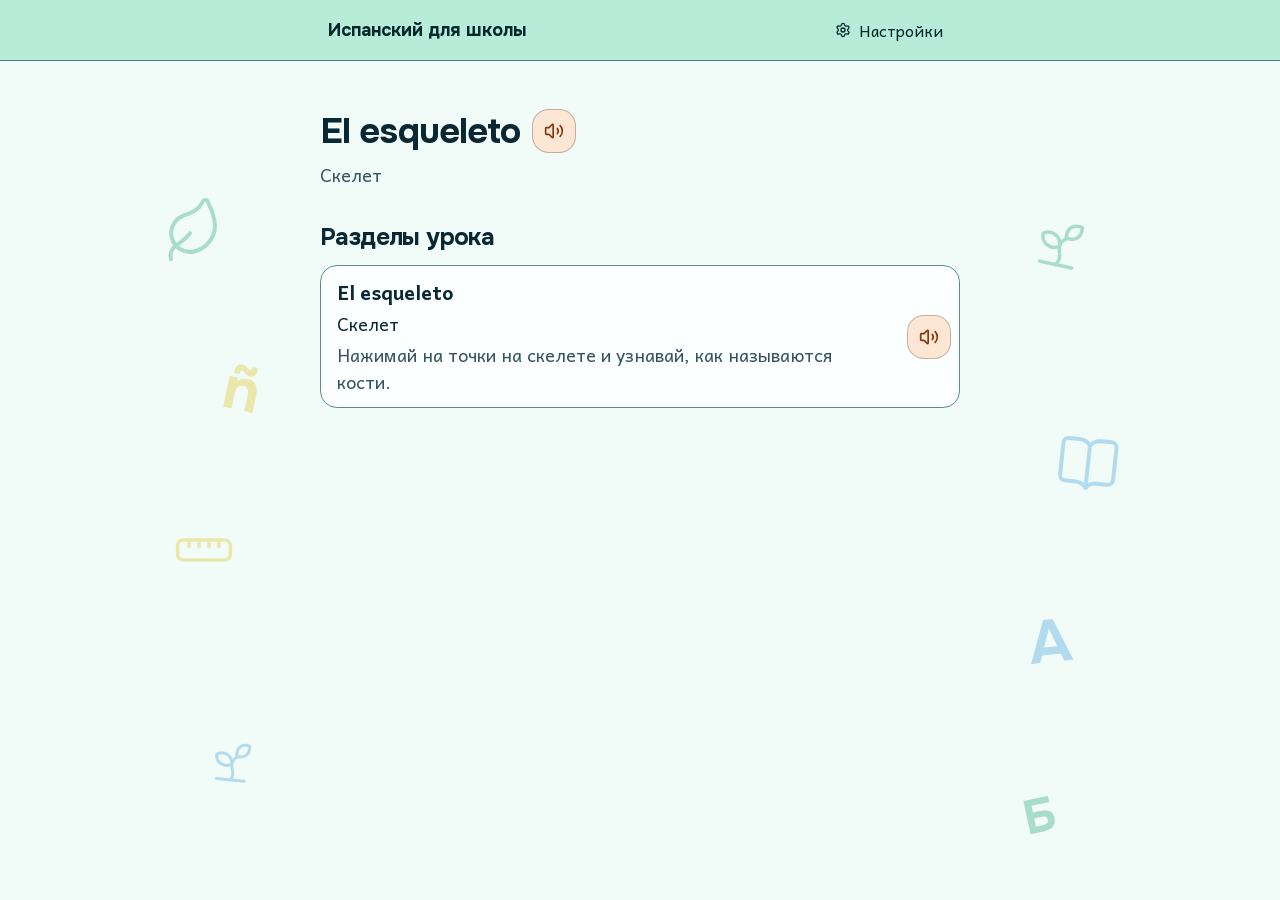
<file: lessons/natural-science/primary-5/skeleton/index.html>
<!DOCTYPE html><html lang="ru" class="hvAgPW_variable QjhFyW_variable h-full antialiased"><head><meta charSet="utf-8"/><meta name="viewport" content="width=device-width, initial-scale=1"/><link rel="preload" href="/_next/static/media/01d917b2efda642a-s.p.0y1w0k24nk0rl.woff2" as="font" crossorigin="" type="font/woff2"/><link rel="preload" href="/_next/static/media/22cfad3df91a75de-s.p.1n889avqnjhi6.woff2" as="font" crossorigin="" type="font/woff2"/><link rel="preload" href="/_next/static/media/2609726546c44021-s.p.0for97nelvzih.woff2" as="font" crossorigin="" type="font/woff2"/><link rel="preload" href="/_next/static/media/34cd6fdd12f38344-s.p.2ofosk6fdzx09.woff2" as="font" crossorigin="" type="font/woff2"/><link rel="preload" href="/_next/static/media/5859ad88f2165e9a-s.p.3_3dd6024sn7h.woff2" as="font" crossorigin="" type="font/woff2"/><link rel="preload" href="/_next/static/media/697c41e0a84b4b34-s.p.1nhgtbj7kgj5y.woff2" as="font" crossorigin="" type="font/woff2"/><link rel="preload" href="/_next/static/media/72487292280b0995-s.p.2k182ghahu2cb.woff2" as="font" crossorigin="" type="font/woff2"/><link rel="preload" href="/_next/static/media/77e607c2166f0718-s.p.1uxl6xoda_3z9.woff2" as="font" crossorigin="" type="font/woff2"/><link rel="preload" href="/_next/static/media/a65363fcea33d7b0-s.p.44_a7sgwseblx.woff2" as="font" crossorigin="" type="font/woff2"/><link rel="preload" href="/_next/static/media/c1b9158d725650fc-s.p.0t4d9turf_6_x.woff2" as="font" crossorigin="" type="font/woff2"/><link rel="preload" href="/_next/static/media/c50b0495a1ff0f08-s.p.2sla2yow9-9p_.woff2" as="font" crossorigin="" type="font/woff2"/><link rel="preload" href="/_next/static/media/cbe60d409f866e3e-s.p.43vkazbm8z7tq.woff2" as="font" crossorigin="" type="font/woff2"/><link rel="stylesheet" href="/_next/static/chunks/2q16-3mb7ozzl.css" data-precedence="next"/><link rel="preload" as="script" fetchPriority="low" href="/_next/static/chunks/310vm2bl3xxpt.js"/><script src="/_next/static/chunks/1wnov70f88xjy.js" async=""></script><script src="/_next/static/chunks/39_j1bdzreq0m.js" async=""></script><script src="/_next/static/chunks/0c98xzjfks9hq.js" async=""></script><script src="/_next/static/chunks/turbopack-2u1d16houkiyo.js" async=""></script><script src="/_next/static/chunks/27bezkmr33tms.js" async=""></script><script src="/_next/static/chunks/0-wdsdw-cjsc5.js" async=""></script><script src="/_next/static/chunks/2hqyo1b0eg5l6.js" async=""></script><script src="/_next/static/chunks/39bkrgn9rd_14.js" async=""></script><script src="/_next/static/chunks/0ztjiavi7xt0x.js" async=""></script><title>El esqueleto · Испанский для школы</title><meta name="description" content="Испанский для школы: школьные темы на испанском с переводом на русский и озвучкой терминов."/><link rel="icon" href="/icon.svg?icon.3ne1i7z-tbaxq.svg" sizes="any" type="image/svg+xml"/><meta name="next-size-adjust" content=""/><script>(function () {
  try {
    var stored = JSON.parse(localStorage.getItem("kids-school-trainer.device-settings.v1"));
    var language = stored && stored["supportLanguage"];
    if (["ru"].indexOf(language) === -1) return;
    var root = document.documentElement;
    root.lang = language;
    if (language !== "ru") {
      root.setAttribute("data-language-pending", "");
    }
  } catch (error) {}
})();</script><script src="/_next/static/chunks/0cz1d0mv5g_q7.js" noModule=""></script></head><body class="flex min-h-full flex-col"><div hidden=""><!--$--><!--/$--></div><div aria-hidden="true" data-testid="floating-decorations" class="pointer-events-none fixed inset-0 -z-10 overflow-hidden opacity-60 select-none forced-colors:hidden"><div data-decor="" class="absolute left-[-1.5rem] top-[22%] size-10 lg:left-[calc(50%-21rem-9rem)] lg:size-16 text-decor-1 motion-safe:animate-[decor-float_8s_ease-in-out_infinite]"><svg xmlns="http://www.w3.org/2000/svg" width="24" height="24" viewBox="0 0 24 24" fill="none" stroke="currentColor" stroke-width="1.5" stroke-linecap="round" stroke-linejoin="round" class="lucide lucide-leaf size-full -rotate-12" aria-hidden="true"><path d="M11 20a10 10 0 0010-10 25.9 25.9 0 00-1.04-7.281 1 1 0 00-1.755-.325C15.833 5.5 13 5.5 9.8 6.1A7 7 0 0011 20"></path><path d="M2 21a5 5 0 012.911-4.544C7.613 15.212 8.351 15.24 11 13"></path></svg></div><div data-decor="" class="absolute right-[-1.5rem] top-[48%] size-10 lg:right-[calc(50%-21rem-9rem)] lg:size-16 text-decor-2 motion-safe:animate-[decor-float_10s_ease-in-out_infinite]"><svg xmlns="http://www.w3.org/2000/svg" width="24" height="24" viewBox="0 0 24 24" fill="none" stroke="currentColor" stroke-width="1.5" stroke-linecap="round" stroke-linejoin="round" class="lucide lucide-book-open size-full rotate-6" aria-hidden="true"><path d="M12 5v16"></path><path d="M20.001 19A2 2 0 0022 17V5a2 2 0 00-1.999-2L16 3.002A5 5 0 0012 5a5 5 0 00-4-2H4a2 2 0 00-2 2v12a2 2 0 001.999 2H8a5 5 0 014 2 5 5 0 014-2z"></path></svg></div><div data-decor="" class="absolute hidden lg:block lg:right-[calc(50%-21rem-7rem)] lg:top-[24%] lg:size-14 text-decor-1 motion-safe:animate-[decor-float_7s_ease-in-out_infinite]"><svg xmlns="http://www.w3.org/2000/svg" width="24" height="24" viewBox="0 0 24 24" fill="none" stroke="currentColor" stroke-width="1.5" stroke-linecap="round" stroke-linejoin="round" class="lucide lucide-sprout size-full rotate-12" aria-hidden="true"><path d="M14 9.536V7a4 4 0 0 1 4-4h1.5a.5.5 0 0 1 .5.5V5a4 4 0 0 1-4 4 4 4 0 0 0-4 4c0 2 1 3 1 5a5 5 0 0 1-1 3"></path><path d="M4 9a5 5 0 0 1 8 4 5 5 0 0 1-8-4"></path><path d="M5 21h14"></path></svg></div><div data-decor="" class="absolute hidden lg:block lg:left-[calc(50%-21rem-8rem)] lg:top-[58%] lg:size-14 text-decor-3 motion-safe:animate-[decor-float_9s_ease-in-out_infinite]"><svg xmlns="http://www.w3.org/2000/svg" width="24" height="24" viewBox="0 0 24 24" fill="none" stroke="currentColor" stroke-width="1.5" stroke-linecap="round" stroke-linejoin="round" class="lucide lucide-ruler size-full -rotate-45" aria-hidden="true"><path d="M21.3 15.3a2.4 2.4 0 0 1 0 3.4l-2.6 2.6a2.4 2.4 0 0 1-3.4 0L2.7 8.7a2.41 2.41 0 0 1 0-3.4l2.6-2.6a2.41 2.41 0 0 1 3.4 0Z"></path><path d="m14.5 12.5 2-2"></path><path d="m11.5 9.5 2-2"></path><path d="m8.5 6.5 2-2"></path><path d="m17.5 15.5 2-2"></path></svg></div><div data-decor="" class="absolute hidden lg:block lg:left-[calc(50%-21rem-6rem)] lg:top-[82%] lg:size-12 text-decor-2 motion-safe:animate-[decor-float_6s_ease-in-out_infinite]"><svg xmlns="http://www.w3.org/2000/svg" width="24" height="24" viewBox="0 0 24 24" fill="none" stroke="currentColor" stroke-width="1.5" stroke-linecap="round" stroke-linejoin="round" class="lucide lucide-sprout size-full rotate-6" aria-hidden="true"><path d="M14 9.536V7a4 4 0 0 1 4-4h1.5a.5.5 0 0 1 .5.5V5a4 4 0 0 1-4 4 4 4 0 0 0-4 4c0 2 1 3 1 5a5 5 0 0 1-1 3"></path><path d="M4 9a5 5 0 0 1 8 4 5 5 0 0 1-8-4"></path><path d="M5 21h14"></path></svg></div><div data-decor="" data-letter="ñ" class="absolute left-[-1.25rem] top-[72%] text-5xl lg:left-[calc(50%-21rem-5rem)] lg:top-[40%] lg:text-6xl text-decor-3 motion-safe:animate-[decor-float_9s_ease-in-out_infinite] rotate-12 font-heading leading-none font-bold before:content-[attr(data-letter)]"></div><div data-decor="" data-letter="A" class="absolute hidden lg:block lg:right-[calc(50%-21rem-6rem)] lg:top-[68%] lg:text-6xl text-decor-2 motion-safe:animate-[decor-float_7s_ease-in-out_infinite] -rotate-6 font-heading leading-none font-bold before:content-[attr(data-letter)]"></div><div data-decor="" data-letter="Б" class="absolute hidden lg:block lg:right-[calc(50%-21rem-5rem)] lg:top-[88%] lg:text-5xl text-decor-1 motion-safe:animate-[decor-float_10s_ease-in-out_infinite] -rotate-12 font-heading leading-none font-bold before:content-[attr(data-letter)]"></div></div><header class="border-b border-input bg-header text-header-foreground"><div class="mx-auto flex w-full max-w-2xl items-center justify-between gap-2 px-4 py-2"><a class="inline-flex min-h-11 min-w-11 items-center rounded-md px-2 font-heading text-lg font-bold focus-visible:outline-3 focus-visible:outline-offset-2 focus-visible:outline-foreground" href="/">Испанский для школы</a><button type="button" tabindex="0" data-slot="dialog-trigger" data-base-ui-click-trigger="" id="base-ui-_R_3slb_" aria-haspopup="dialog" aria-expanded="false" class="group/button inline-flex shrink-0 items-center justify-center rounded-xl border border-transparent bg-clip-padding font-medium whitespace-nowrap transition-colors outline-none select-none focus-visible:border-ring focus-visible:ring-3 focus-visible:ring-ring/50 active:not-aria-[haspopup]:translate-y-px disabled:pointer-events-none disabled:opacity-50 data-disabled:cursor-not-allowed data-disabled:border-dashed data-disabled:border-current data-disabled:opacity-50 aria-invalid:border-destructive aria-invalid:ring-3 aria-invalid:ring-destructive/20 dark:aria-invalid:border-destructive/50 dark:aria-invalid:ring-destructive/40 [&amp;_svg]:pointer-events-none [&amp;_svg]:shrink-0 [&amp;_svg:not([class*=&#x27;size-&#x27;])]:size-4 not-data-disabled:hover:bg-muted not-data-disabled:hover:text-foreground aria-expanded:bg-muted aria-expanded:text-foreground h-11 gap-2 px-4 has-data-[icon=inline-end]:pr-3 has-data-[icon=inline-start]:pl-3 min-h-11 min-w-11 text-base"><svg xmlns="http://www.w3.org/2000/svg" width="24" height="24" viewBox="0 0 24 24" fill="none" stroke="currentColor" stroke-width="2" stroke-linecap="round" stroke-linejoin="round" class="lucide lucide-settings" aria-hidden="true"><path d="M9.671 4.136a2.34 2.34 0 0 1 4.659 0 2.34 2.34 0 0 0 3.319 1.915 2.34 2.34 0 0 1 2.33 4.033 2.34 2.34 0 0 0 0 3.831 2.34 2.34 0 0 1-2.33 4.033 2.34 2.34 0 0 0-3.319 1.915 2.34 2.34 0 0 1-4.659 0 2.34 2.34 0 0 0-3.32-1.915 2.34 2.34 0 0 1-2.33-4.033 2.34 2.34 0 0 0 0-3.831A2.34 2.34 0 0 1 6.35 6.051a2.34 2.34 0 0 0 3.319-1.915"></path><circle cx="12" cy="12" r="3"></circle></svg><span class="sr-only sm:not-sr-only">Настройки</span></button></div></header><main class="flex flex-1 flex-col"><div class="mx-auto flex w-full max-w-2xl flex-col gap-8 px-4 py-12"><header class="flex flex-col gap-2"><div class="flex items-center gap-3"><h1 id="_R_6lubsnpfiutb_" lang="es" class="font-heading text-4xl font-bold tracking-tight">El esqueleto</h1><span class="relative inline-flex shrink-0"><button type="button" tabindex="0" aria-disabled="false" data-slot="button" aria-describedby="_R_6lubsnpfiutb_" class="group/button inline-flex shrink-0 items-center justify-center rounded-xl border bg-clip-padding text-base font-medium whitespace-nowrap transition-colors outline-none select-none focus-visible:border-ring focus-visible:ring-3 focus-visible:ring-ring/50 active:not-aria-[haspopup]:translate-y-px disabled:pointer-events-none disabled:opacity-50 data-disabled:cursor-not-allowed data-disabled:border-dashed data-disabled:border-current data-disabled:opacity-50 aria-invalid:border-destructive aria-invalid:ring-3 aria-invalid:ring-destructive/20 dark:aria-invalid:border-destructive/50 dark:aria-invalid:ring-destructive/40 [&amp;_svg]:pointer-events-none [&amp;_svg]:shrink-0 aria-expanded:bg-muted aria-expanded:text-foreground min-w-11 gap-2 px-4 has-data-[icon=inline-end]:pr-3 has-data-[icon=inline-start]:pl-3 size-11 border-term/40 bg-term-soft text-term not-data-disabled:hover:bg-[color-mix(in_oklch,var(--term-soft),black_6%)] not-data-disabled:hover:text-term [&amp;_svg:not([class*=&#x27;size-&#x27;])]:size-5"><svg xmlns="http://www.w3.org/2000/svg" width="24" height="24" viewBox="0 0 24 24" fill="none" stroke="currentColor" stroke-width="2" stroke-linecap="round" stroke-linejoin="round" class="lucide lucide-volume-2" aria-hidden="true"><path d="M11 4.702a.705.705 0 0 0-1.203-.498L6.413 7.587A1.4 1.4 0 0 1 5.416 8H3a1 1 0 0 0-1 1v6a1 1 0 0 0 1 1h2.416a1.4 1.4 0 0 1 .997.413l3.383 3.384A.705.705 0 0 0 11 19.298z"></path><path d="M16 9a5 5 0 0 1 0 6"></path><path d="M19.364 18.364a9 9 0 0 0 0-12.728"></path></svg><span class="sr-only">Послушать</span></button></span></div><p class="text-lg text-muted-foreground">Скелет</p></header><section aria-labelledby="_R_lubsnpfiutb_" class="flex flex-col gap-3"><h2 id="_R_lubsnpfiutb_" class="font-heading text-2xl font-bold tracking-tight">Разделы урока</h2><ul class="flex flex-col gap-3"><li class="flex items-center gap-2 rounded-xl border border-border bg-card text-card-foreground transition-colors hover:bg-muted"><a class="flex min-h-11 flex-1 flex-col gap-1 rounded-xl px-4 py-3" href="/lessons/natural-science/primary-5/skeleton/trainers/skeleton-picture/"><span id="_R_dalubsnpfiutb_" lang="es" class="text-xl font-semibold">El esqueleto</span> <span class="font-medium">Скелет</span> <span class="text-muted-foreground">Нажимай на точки на скелете и узнавай, как называются кости.</span></a><span class="relative inline-flex shrink-0"><button type="button" tabindex="0" aria-disabled="false" data-slot="button" aria-describedby="_R_dalubsnpfiutb_" class="group/button inline-flex shrink-0 items-center justify-center rounded-xl border bg-clip-padding text-base font-medium whitespace-nowrap transition-colors outline-none select-none focus-visible:border-ring focus-visible:ring-3 focus-visible:ring-ring/50 active:not-aria-[haspopup]:translate-y-px disabled:pointer-events-none disabled:opacity-50 data-disabled:cursor-not-allowed data-disabled:border-dashed data-disabled:border-current data-disabled:opacity-50 aria-invalid:border-destructive aria-invalid:ring-3 aria-invalid:ring-destructive/20 dark:aria-invalid:border-destructive/50 dark:aria-invalid:ring-destructive/40 [&amp;_svg]:pointer-events-none [&amp;_svg]:shrink-0 aria-expanded:bg-muted aria-expanded:text-foreground min-w-11 gap-2 px-4 has-data-[icon=inline-end]:pr-3 has-data-[icon=inline-start]:pl-3 size-11 border-term/40 bg-term-soft text-term not-data-disabled:hover:bg-[color-mix(in_oklch,var(--term-soft),black_6%)] not-data-disabled:hover:text-term [&amp;_svg:not([class*=&#x27;size-&#x27;])]:size-5 mr-2"><svg xmlns="http://www.w3.org/2000/svg" width="24" height="24" viewBox="0 0 24 24" fill="none" stroke="currentColor" stroke-width="2" stroke-linecap="round" stroke-linejoin="round" class="lucide lucide-volume-2" aria-hidden="true"><path d="M11 4.702a.705.705 0 0 0-1.203-.498L6.413 7.587A1.4 1.4 0 0 1 5.416 8H3a1 1 0 0 0-1 1v6a1 1 0 0 0 1 1h2.416a1.4 1.4 0 0 1 .997.413l3.383 3.384A.705.705 0 0 0 11 19.298z"></path><path d="M16 9a5 5 0 0 1 0 6"></path><path d="M19.364 18.364a9 9 0 0 0 0-12.728"></path></svg><span class="sr-only">Послушать</span></button></span></li></ul></section></div><!--$--><!--/$--></main><script id="_R_">(globalThis["TURBOPACK"] || (globalThis["TURBOPACK"] = [])).push({"otherChunks":["static/chunks/310vm2bl3xxpt.js","static/chunks/1wnov70f88xjy.js","static/chunks/39_j1bdzreq0m.js","static/chunks/0c98xzjfks9hq.js"],"runtimeModuleIds":[94553]});</script><script src="/_next/static/chunks/310vm2bl3xxpt.js" async=""></script><script>(self.__next_f=self.__next_f||[]).push([0])</script><script>self.__next_f.push([1,"1:\"$Sreact.fragment\"\n2:\"/_next/static/chunks/27bezkmr33tms.js\"\n3:\"/_next/static/chunks/0-wdsdw-cjsc5.js\"\n4:\"/_next/static/chunks/2hqyo1b0eg5l6.js\"\n5:\"/_next/static/chunks/39bkrgn9rd_14.js\"\n6:I[50300,[\"$2\",\"$3\",\"$4\",\"$5\"],\"I18nProvider\"]\n7:I[5014,[\"$2\",\"$3\",\"$4\",\"$5\"],\"default\"]\n1b:I[68027,[\"$2\",\"$3\",\"$4\",\"$5\"],\"default\",1]\n:HL[\"/_next/static/chunks/2q16-3mb7ozzl.css\",\"style\"]\n:HL[\"/_next/static/media/01d917b2efda642a-s.p.0y1w0k24nk0rl.woff2\",\"font\",{\"crossOrigin\":\"\",\"type\":\"font/woff2\"}]\n:HL[\"/_next/static/media/22cfad3df91a75de-s.p.1n889avqnjhi6.woff2\",\"font\",{\"crossOrigin\":\"\",\"type\":\"font/woff2\"}]\n:HL[\"/_next/static/media/2609726546c44021-s.p.0for97nelvzih.woff2\",\"font\",{\"crossOrigin\":\"\",\"type\":\"font/woff2\"}]\n:HL[\"/_next/static/media/34cd6fdd12f38344-s.p.2ofosk6fdzx09.woff2\",\"font\",{\"crossOrigin\":\"\",\"type\":\"font/woff2\"}]\n:HL[\"/_next/static/media/5859ad88f2165e9a-s.p.3_3dd6024sn7h.woff2\",\"font\",{\"crossOrigin\":\"\",\"type\":\"font/woff2\"}]\n:HL[\"/_next/static/media/697c41e0a84b4b34-s.p.1nhgtbj7kgj5y.woff2\",\"font\",{\"crossOrigin\":\"\",\"type\":\"font/woff2\"}]\n:HL[\"/_next/static/media/72487292280b0995-s.p.2k182ghahu2cb.woff2\",\"font\",{\"crossOrigin\":\"\",\"type\":\"font/woff2\"}]\n:HL[\"/_next/static/media/77e607c2166f0718-s.p.1uxl6xoda_3z9.woff2\",\"font\",{\"crossOrigin\":\"\",\"type\":\"font/woff2\"}]\n:HL[\"/_next/static/media/a65363fcea33d7b0-s.p.44_a7sgwseblx.woff2\",\"font\",{\"crossOrigin\":\"\",\"type\":\"font/woff2\"}]\n:HL[\"/_next/static/media/c1b9158d725650fc-s.p.0t4d9turf_6_x.woff2\",\"font\",{\"crossOrigin\":\"\",\"type\":\"font/woff2\"}]\n:HL[\"/_next/static/media/c50b0495a1ff0f08-s.p.2sla2yow9-9p_.woff2\",\"font\",{\"crossOrigin\":\"\",\"type\":\"font/woff2\"}]\n:HL[\"/_next/static/media/cbe60d409f866e3e-s.p.43vkazbm8z7tq.woff2\",\"font\",{\"crossOrigin\":\"\",\"type\":\"font/woff2\"}]\n11:X\n18:[[\"children\",{\"s\":\"__PAGE__\",\"h\":512,\"d\":{\"r\":\"$L19\",\"p\":false,\"v\":null}}]]\n16:[[\"children\",{\"s\":{\"n\":\"slug\",\"t\":\"d\",\"k\":\"skeleton\",\"s\":[]},\"h\":66048,\"d\":{\"r\":\"$L17\",\"p\":false,\"v\":\"$11\"},\"c\":\"$Q18\"}]]\n14:[[\"children\",{\"s\":{\"n\":\"level\",\"t\":\"d\",\"k\":\"primary-5\",\"s\":[]},\"h\":197120,\"d\":{\"r\":\"$L15\",\"p\":false,\"v\":\"$11\"},\"c\":\"$Q16\"}]]\n12:[[\"children\",{\"s\":{\"n\":\"subject\",\"t\":\"d\",\"k\":\"natural-science\",\"s\":[]},\"h\":197120,\"d\":{\"r\":\"$L13\",\"p\":false,\"v\":\"$11\"},\"c\":\"$Q14\"}]]\nf:[[\"children\",{\"s\":\"lessons\",\"h\":131584,\"d\":{\"r\":\"$L10\",\"p\":false,\"v\":\"$11\"},\"c\":\"$Q12\"}]]\n0:{\"P\":null,\"c\":[\"\",\"lessons\",\"natural-science\",\"primary-5\",\"skeleton\",\"\"],\"q\":\"\",\"i\":false,\"t\":{\"t\":{\"s\":\"\",\"h\":131600,\"d\":{\"r\":[\"$\",\"$1\",\"c\",{\"children\":[[[\"$\",\"link\",\"0\",{\"rel\":\"stylesheet\",\"href\":\"/_next/static/chunks/2q16-3mb7ozzl.css\",\"precedence\":\"next\",\"crossOrigin\":\"$undefined\",\"nonce\":\"$undefined\"}],[\"$\",\"script\",\"script-0\",{\"src\":\"/_next/static/chunks/27bezkmr33tms.js\",\"async\":true,\"nonce\":\"$undefined\"}],[\"$\",\"script\",\"script-1\",{\"src\":\"/_next/static/chunks/0-wdsdw-cjsc5.js\",\"async\":true,\"nonce\":\"$undefined\"}],[\"$\",\"script\",\"script-2\",{\"src\":\"/_next/static/chunks/2hqyo1b0eg5l6.js\",\"async\":true,\"nonce\":\"$undefined\"}],[\"$\",\"script\",\"script-3\",{\"src\":\"/_next/static/chunks/39bkrgn9rd_14.js\",\"async\":true,\"nonce\":\"$undefined\"}]],[\"$\",\"html\",null,{\"lang\":\"ru\",\"suppressHydrationWarning\":true,\"className\":\"hvAgPW_variable QjhFyW_variable h-full antialiased\",\"children\":[[\"$\",\"head\",null,{\"children\":[\"$\",\"script\",null,{\"dangerouslySetInnerHTML\":{\"__html\":\"(function () {\\n  try {\\n    var stored = JSON.parse(localStorage.getItem(\\\"kids-school-trainer.device-settings.v1\\\"));\\n    var language = stored \u0026\u0026 stored[\\\"supportLanguage\\\"];\\n    if ([\\\"ru\\\"].indexOf(language) === -1) return;\\n    var root = document.documentElement;\\n    root.lang = language;\\n    if (language !== \\\"ru\\\") {\\n      root.setAttribute(\\\"data-language-pending\\\", \\\"\\\");\\n    }\\n  } catch (error) {}\\n})();\"}}]}],[\"$\",\"body\",null,{\"className\":\"flex min-h-full flex-col\",\"children\":[\"$\",\"$L6\",null,{\"i18n\":\"$undefined\",\"children\":[[\"$\",\"div\",null,{\"aria-hidden\":\"true\",\"data-testid\":\"floating-decorations\",\"className\":\"pointer-events-none fixed inset-0 -z-10 overflow-hidden opacity-60 select-none forced-colors:hidden\",\"children\":[[[\"$\",\"div\",\"leaf\",{\"data-decor\":\"\",\"className\":\"absolute left-[-1.5rem] top-[22%] size-10 lg:left-[calc(50%-21rem-9rem)] lg:size-16 text-decor-1 motion-safe:animate-[decor-float_8s_ease-in-out_infinite]\",\"children\":[\"$\",\"$L7\",null,{\"ref\":\"$undefined\",\"icon\":{\"name\":\"leaf\",\"size\":24,\"node\":[[\"path\",{\"d\":\"M11 20a10 10 0 0010-10 25.9 25.9 0 00-1.04-7.281 1 1 0 00-1.755-.325C15.833 5.5 13 5.5 9.8 6.1A7 7 0 0011 20\",\"key\":\"1wjnjv\"}],[\"path\",{\"d\":\"M2 21a5 5 0 012.911-4.544C7.613 15.212 8.351 15.24 11 13\",\"key\":\"c1ejpn\"}]]},\"className\":\"size-full -rotate-12\",\"strokeWidth\":1.5}]}],[\"$\",\"div\",\"book\",{\"data-decor\":\"\",\"className\":\"absolute right-[-1.5rem] top-[48%] size-10 lg:right-[calc(50%-21rem-9rem)] lg:size-16 text-decor-2 motion-safe:animate-[decor-float_10s_ease-in-out_infinite]\",\"children\":[\"$\",\"$L7\",null,{\"ref\":\"$undefined\",\"icon\":{\"name\":\"book-open\",\"size\":24,\"node\":[[\"path\",{\"d\":\"M12 5v16\",\"key\":\"1f6ucr\"}],[\"path\",{\"d\":\"M20.001 19A2 2 0 0022 17V5a2 2 0 00-1.999-2L16 3.002A5 5 0 0012 5a5 5 0 00-4-2H4a2 2 0 00-2 2v12a2 2 0 001.999 2H8a5 5 0 014 2 5 5 0 014-2z\",\"key\":\"1fyvmf\"}]]},\"className\":\"size-full rotate-6\",\"strokeWidth\":1.5}]}],[\"$\",\"div\",\"sprout\",{\"data-decor\":\"\",\"className\":\"absolute hidden lg:block lg:right-[calc(50%-21rem-7rem)] lg:top-[24%] lg:size-14 text-decor-1 motion-safe:animate-[decor-float_7s_ease-in-out_infinite]\",\"children\":[\"$\",\"$L7\",null,{\"ref\":\"$undefined\",\"icon\":{\"name\":\"sprout\",\"size\":24,\"node\":[[\"path\",{\"d\":\"M14 9.536V7a4 4 0 0 1 4-4h1.5a.5.5 0 0 1 .5.5V5a4 4 0 0 1-4 4 4 4 0 0 0-4 4c0 2 1 3 1 5a5 5 0 0 1-1 3\",\"key\":\"139s4v\"}],[\"path\",{\"d\":\"M4 9a5 5 0 0 1 8 4 5 5 0 0 1-8-4\",\"key\":\"1dlkgp\"}],[\"path\",{\"d\":\"M5 21h14\",\"key\":\"11awu3\"}]]},\"className\":\"size-full rotate-12\",\"strokeWidth\":1.5}]}],[\"$\",\"div\",\"ruler\",{\"data-decor\":\"\",\"className\":\"absolute hidden lg:block lg:left-[calc(50%-21rem-8rem)] lg:top-[58%] lg:size-14 text-decor-3 motion-safe:animate-[decor-float_9s_ease-in-out_infinite]\",\"children\":[\"$\",\"$L7\",null,{\"ref\":\"$undefined\",\"icon\":{\"name\":\"ruler\",\"size\":24,\"node\":[[\"path\",{\"d\":\"M21.3 15.3a2.4 2.4 0 0 1 0 3.4l-2.6 2.6a2.4 2.4 0 0 1-3.4 0L2.7 8.7a2.41 2.41 0 0 1 0-3.4l2.6-2.6a2.41 2.41 0 0 1 3.4 0Z\",\"key\":\"icamh8\"}],[\"path\",{\"d\":\"m14.5 12.5 2-2\",\"key\":\"inckbg\"}],[\"path\",{\"d\":\"m11.5 9.5 2-2\",\"key\":\"fmmyf7\"}],[\"path\",{\"d\":\"m8.5 6.5 2-2\",\"key\":\"vc6u1g\"}],[\"path\",{\"d\":\"m17.5 15.5 2-2\",\"key\":\"wo5hmg\"}]]},\"className\":\"size-full -rotate-45\",\"strokeWidth\":1.5}]}],[\"$\",\"div\",\"sprout-low\",{\"data-decor\":\"\",\"className\":\"absolute hidden lg:block lg:left-[calc(50%-21rem-6rem)] lg:top-[82%] lg:size-12 text-decor-2 motion-safe:animate-[decor-float_6s_ease-in-out_infinite]\",\"children\":\"$L8\"}]],[\"$L9\",\"$La\",\"$Lb\"]]}],\"$Lc\",\"$Ld\",\"$Le\"]}]}]]}]]}],\"p\":false,\"v\":null},\"c\":\"$Qf\"},\"h\":{\"r\":\"$L1a\",\"p\":false,\"v\":null}},\"m\":\"$undefined\",\"G\":[\"$1b\",[\"$L1c\"]],\"S\":true,\"r\":\"$undefined\",\"s\":\"$undefined\",\"a\":\"$undefined\",\"l\":\"$undefined\",\"p\":\"$undefined\",\"d\":\"$undefined\",\"b\":\"AHsH0ourAg9WToDno5WwH\"}\n1d:I[27414,[\"$2\",\"$3\",\"$4\",\"$5\"],\"SiteHeader\"]\n1e:I[5050,[\"$2\",\"$3\",\"$4\",\"$5\"],\"SettingsPanel\"]\n1f:I[39756,[\"$2\",\"$3\",\"$4\",\"$5\"],\"default\"]\n20:I[37457,[\"$2\",\"$3\",\"$4\",\"$5\"],\"default\"]\n21:\"StopSpeechButton\"\n22:I[30277,[\"$2\",\"$3\",\"$4\",\"$5\"],\"$21\"]\n24:I[97367,[\"$2\",\"$3\",\"$4\",\"$5\"],\"OutletBoundary\"]\n25:\"$Sreact.suspense\"\n27:\"ViewportBoundary\"\n28:I[97367,[\"$2\",\"$3\",\"$4\",\"$5\"],\"$27\"]\n2a:\"MetadataBoundary\"\n2b:I[97367,[\"$2\",\"$3\",\"$4\",\"$5\"],\"$2a\"]\n8:[\"$\",\"$L7\",null,{\"ref\":\"$undefined\",\"icon\":\"$0:t:t:d:r:props:children:1:props:children:1:props:children:props:children:0:props:children:0:2:props:children:props:icon\",\"className\":\"size-full rotate-6\",\"strokeWidth\":1.5}]\n9:[\"$\",\"div\",\"letter-n\",{\"data-decor\":\"\",\"data-letter\":\"ñ\",\"className\":\"absolute left-[-1.25rem] top-[72%] text-5xl lg:left-[calc(50%-21rem-5rem)] lg:top-[40%] lg:text-6xl text-decor-3 motion-safe:animate-[decor-float_9s_ease-in-out_infinite] rotate-12 font-heading leading-none font-bold before:content-[attr(data-letter)]\"}]\na:[\"$\",\"div\",\"letter-a\",{\"data-decor\":\"\",\"data-letter\":\"A\",\"className\":\"absolute hidden lg:block lg:right-[calc(50%-21rem-6rem)] lg:top-[68%] lg:text-6xl text-decor-2 motion-safe:animate-[decor-float_7s_ease-in-out_infinite] -rotate-6 font-heading leading-none font-bold before:content-[attr(data-letter)]\"}]\nb:[\"$\",\"div\",\"letter-b\",{\"data-decor\":\"\",\"data-letter\":\"Б\",\"className\":\"absolute hidden lg:block lg:right-[calc(50%-21rem-5rem)] lg:top-[88%] lg:text-5xl text-decor-1 motion-safe:animate-[decor-float_10s_ease-in-out_infinite] -rotate-12 font-heading leading-none font-bold before:content-[attr(data-letter)]\"}]\nc:[\"$\",\"$L1d\",null,{\"actions\":[\"$\",\"$L1e\",null,{}]}]\nd:[\"$\",\"main\",null,{\"className\":\"flex flex-1 flex-col\",\"children\":[\"$\",\"$L1f\",null,{\"parallelRouterKey\":\"children\",\"error\":\"$undefined\",\"errorStyles\":\"$undefined\",\"errorScripts\":\"$undefined\",\"template\":[\"$\",\"$L20\",null,{}],\"templateStyles\":\"$undefined\",\"templateScripts\":\"$undefined\",\"notFound\":[[[\"$\",\"title\",null,{\"children\":\"404: This page could not be found.\"}],[\"$\",\"div\",null,{\"style\":{\"fontFamily\":\"system-ui,\\\"Segoe UI\\\",Roboto,Helvetica,Arial,sans-serif,\\\"Apple Color Emoji\\\",\\\"Segoe UI Emoji\\\"\",\"height\":\"100vh\",\"textAlign\":\"center\",\"display\":\"flex\",\"flexDirection\":\"column\",\"alignItems\":\"center\",\"justifyContent\":\"center\"},\"children\":[\"$\",\"div\",null,{\"children\":[[\"$\",\"style\",null,{\"dangerouslySetInnerHTML\":{\"__html\":\"body{color:#000;background:#fff;margin:0}.next-error-h1{border-right:1px solid rgba(0,0,0,.3)}@media (prefers-color-scheme:dark){body{color:#fff;background:#000}.next-error-h1{border-right:1px solid rgba(255,255,255,.3)}}\"}}],[\"$\",\"h1\",null,{\"className\":\"next-error-h1\",\"style\":{\"display\":\"inline-block\",\"margin\":\"0 20px 0 0\",\"padding\":\"0 23px 0 0\",\"fontSize\":24,\"fontWeight\":500,\"verticalAlign\":\"top\",\"lineHeight\":\"49px\"},\"children\":404}],[\"$\",\"div\",null,{\"style\":{\"display\":\"inline-block\"},\"children\":[\"$\",\"h2\",null,{\"style\":{\"fontSize\":14,\"fontWeight\":400,\"lineHeight\":\"49px\",\"margin\":0},\"children\":\"This page could not be found.\"}]}]]}]}]],[]],\"forbidden\":\"$undefined\",\"unauthorized\":\"$undefined\"}]}]\ne:[\"$\",\"$L22\",null,{}]\n10:[\"$\",\"$1\",\"c\",{\"children\":[null,[\"$\",\"$L1f\",null,{\"parallelRouterKey\":\"children\",\"error\":\"$undefined\",\"errorStyles\":\"$undefined\",\"errorScripts\":\"$undefined\",\"template\":[\"$\",\"$L20\",null,{}],\"templateStyles\":\"$undefined\",\"templateScripts\":\"$undefined\",\"notFound\":\"$undefined\",\"forbidden\":\"$undefined\",\"unauthorized\":\"$undefined\"}]]}]\n13:[\"$\",\"$1\",\"c\",{\"children\":[null,[\"$\",\"$L1f\",null,{\"parallelRouterKey\":\"children\",\"error\":\"$undefined\",\"errorStyles\":\"$undefined\",\"errorScripts\":\"$undefined\",\"template\":[\"$\",\"$L20\",null,{}],\"templateStyles\":\"$undefined\",\"templateScripts\":\"$undefined\",\"notFound\":\"$undefined\",\"forbidden\":\"$undefined\",\"unauthorized\":\"$undefined\"}]]}]\n15:[\"$\",\"$1\",\"c\",{\"children\":[null,[\"$\",\"$L1f\",null,{\"parallelRouterKey\":\"children\",\"error\":\"$undefined\",\"errorStyles\":\"$undefined\",\"errorScripts\":\"$undefined\",\"template\":[\"$\",\"$L20\",null,{}],\"templateStyles\":\"$undefined\",\"templateScripts\":\"$undefined\",\"notFound\":\"$undefined\",\"forbidden\":\"$undefined\",\"unauthorized\":\"$undefined\"}]]}]\n17:[\"$\",\"$1\",\"c\",{\"children\":[null,[\"$\",\"$L1f\",null,{\"parallelRouterKey\":\"children\",\"error\":\"$undefined\",\"errorStyles\":\"$undefined\",\"errorScripts\":\"$undefined\",\"template\":[\"$\",\"$L20\",null,{}],\"templateStyles\":\"$undefined\",\"templateScripts\":\"$undefined\",\"notFound\":\"$undefined\",\"forbidden\":\"$undefined\",\"unauthorized\":\"$undefined\"}]]}]\n19:[\"$\",\"$1\",\"c\",{\"children\":[\"$L23\",[[\"$\",\"script\",\"script-0\",{\"src\":\"/_next/static/chunks/0ztjiavi7xt0x.js\",\"async\":true,\"nonce\":\"$undefined\"}]],[\"$\",\"$L24\",null,{\"children\":[\"$\",\"$25\",null,{\"name\":\"Next.MetadataOutlet\",\"children\":\"$@26\"}]}]]}]\n1a:[\"$\",\"$1\",\"h\",{\"children\":[null,[\"$\",\"$L28\",null,{\"children\":\"$L29\"}],[\"$\",\"$L2b\",null,{\"children\":[[\"$\",\"div\",null,{\"hidden\":true,\"children\":[\"$\",\"$25\",null,{\"name\":\"Next.Metadata\",\"children\":\"$L2c\"}]}],null]}],[\"$\",\"meta\",null,{\"name\":\"next-size-adjust\",\"content\":\"\"}]]}]\n1c:[\"$\",\"link\",\"0\",{\"rel\":\"stylesheet\",\"href\":\"/_next/static/chunks/2q16-3mb7ozzl.css\",\"precedence\":\"next\",\"crossOrigin\":\"$undefined\",\"nonce\":\"$undefined\"}]\n2d:\"/_next/static/chunks/0ztjiavi7xt0x.js\"\n2e:I[35170,[\"$2\",\"$3\",\"$4\",\"$5\",\"$2d\"],\"LessonSections\"]\n11:C\n23:[\"$\",\"$L2e\",null,{\"lesson\":{\"subject\":\"natural-science\",\"level\":\"primary-5\",\"slug\":\"skeleton\",\"title\":\"El esqueleto\",\"hasExplanation\":false,\"translatedTitles\":{\"ru\":\"Скелет\"},\"trainers\":[{\"id\":\"skeleton-picture\",\"title\":\"El esqueleto\",\"translatedTitles\":{\"ru\":\"Скелет\"},\"translatedDescriptions\":{\"ru\":\"Нажимай на точки на скелете и узнавай, как называются кости.\"}}]}}]\n29:[[\"$\",\"meta\",\"0\",{\"charSet\":\"utf-8\"}],[\"$\",\"meta\",\"1\",{\"name\":\"viewport\",\"content\":\"width=device-width, initial-scale=1\"}]]\n2f:I[27201,[\"$2\",\"$3\",\"$4\",\"$5\"],\"IconMark\"]\n26:null\n2c:[[\"$\",\"title\",\"0\",{\"children\":\"El esqueleto · Испанский для школы\"}],[\"$\",\"meta\",\"1\",{\"name\":\"description\",\"content\":\"Испанский для школы: школьные темы на испанском с переводом на русский и озвучкой терминов.\"}],[\"$\",\"link\",\"2\",{\"rel\":\"icon\",\"href\":\"/icon.svg?icon.3ne1i7z-tbaxq.svg\",\"sizes\":\"any\",\"type\":\"image/svg+xml\"}],[\"$\",\"$L2f\",\"3\",{}]]\n"])</script></body></html>
</file>
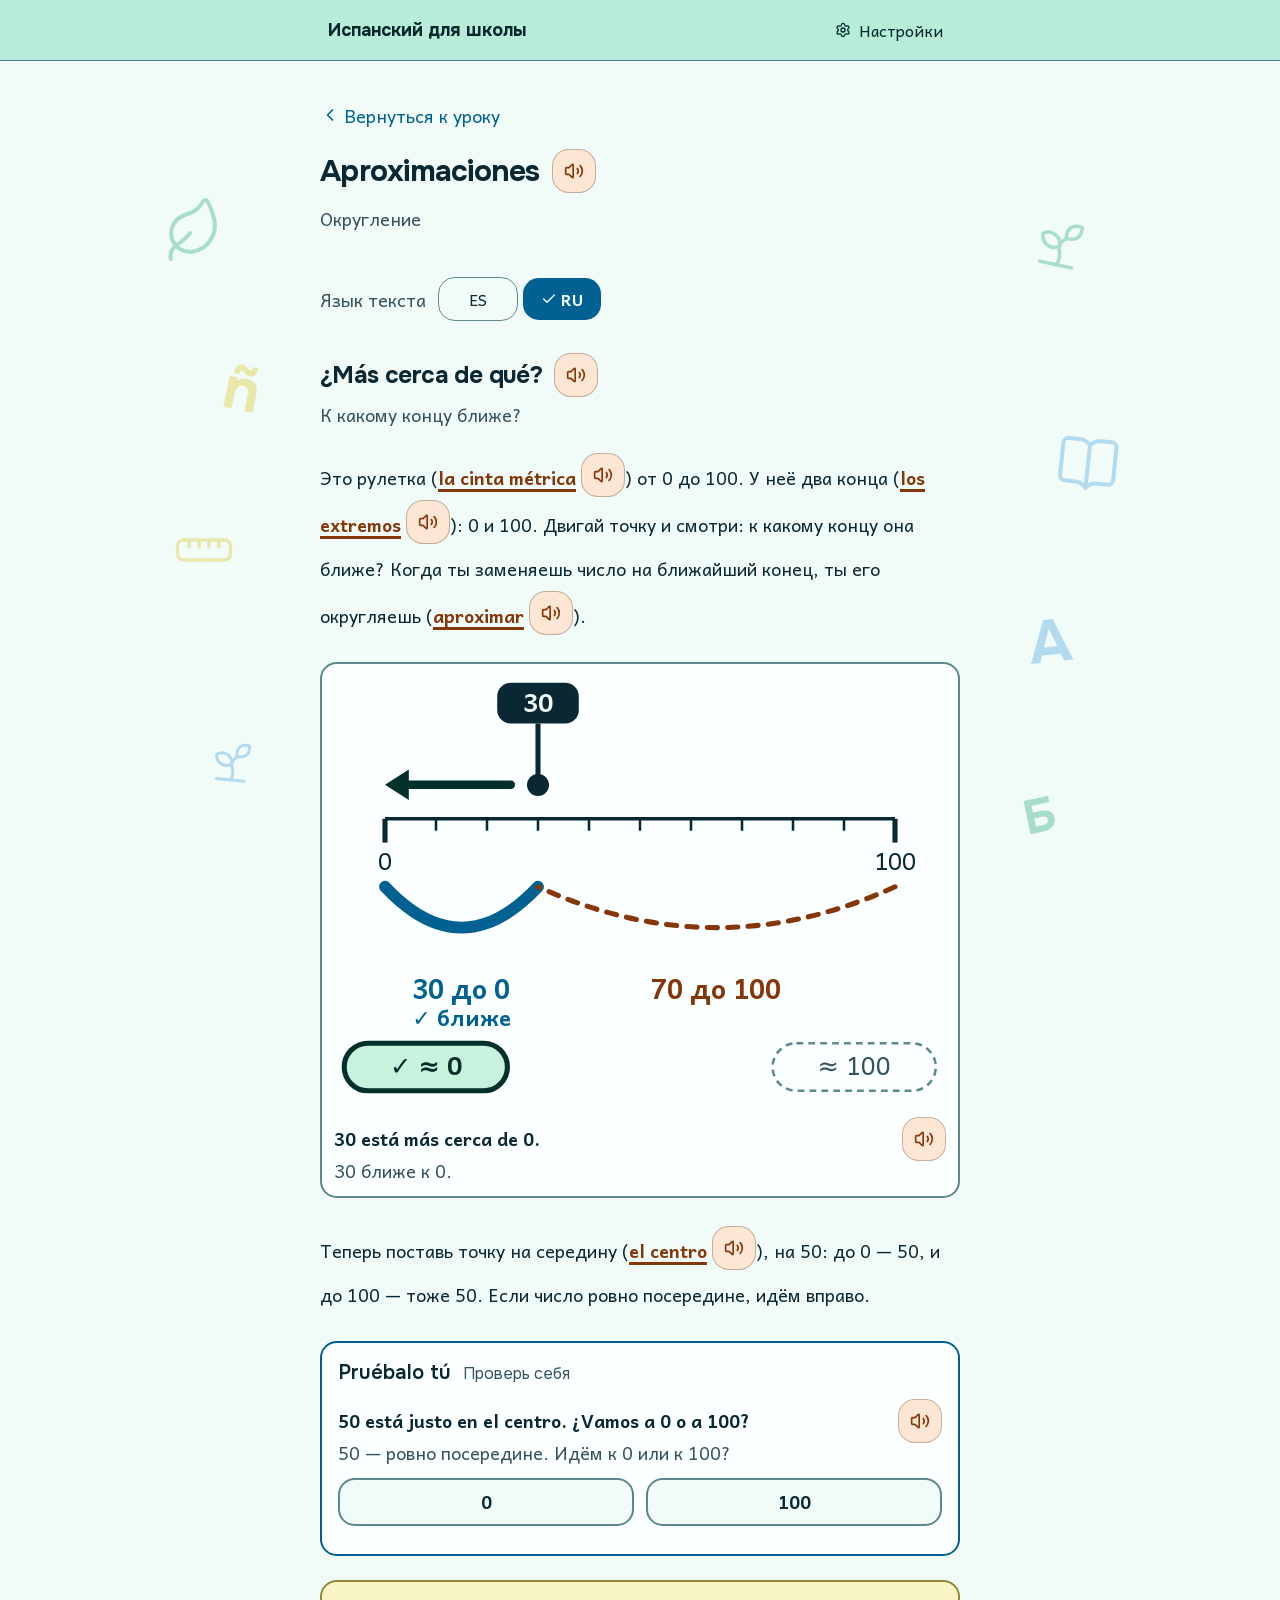
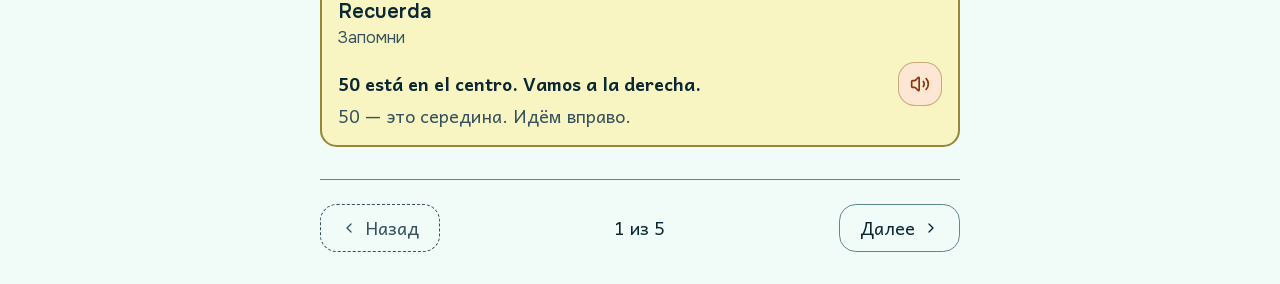
<file: lessons/mathematics/primary-3/rounding/explanation/index.html>
<!DOCTYPE html><html lang="ru" class="hvAgPW_variable QjhFyW_variable h-full antialiased"><head><meta charSet="utf-8"/><meta name="viewport" content="width=device-width, initial-scale=1"/><link rel="preload" href="/_next/static/media/01d917b2efda642a-s.p.0y1w0k24nk0rl.woff2" as="font" crossorigin="" type="font/woff2"/><link rel="preload" href="/_next/static/media/22cfad3df91a75de-s.p.1n889avqnjhi6.woff2" as="font" crossorigin="" type="font/woff2"/><link rel="preload" href="/_next/static/media/2609726546c44021-s.p.0for97nelvzih.woff2" as="font" crossorigin="" type="font/woff2"/><link rel="preload" href="/_next/static/media/34cd6fdd12f38344-s.p.2ofosk6fdzx09.woff2" as="font" crossorigin="" type="font/woff2"/><link rel="preload" href="/_next/static/media/5859ad88f2165e9a-s.p.3_3dd6024sn7h.woff2" as="font" crossorigin="" type="font/woff2"/><link rel="preload" href="/_next/static/media/697c41e0a84b4b34-s.p.1nhgtbj7kgj5y.woff2" as="font" crossorigin="" type="font/woff2"/><link rel="preload" href="/_next/static/media/72487292280b0995-s.p.2k182ghahu2cb.woff2" as="font" crossorigin="" type="font/woff2"/><link rel="preload" href="/_next/static/media/77e607c2166f0718-s.p.1uxl6xoda_3z9.woff2" as="font" crossorigin="" type="font/woff2"/><link rel="preload" href="/_next/static/media/a65363fcea33d7b0-s.p.44_a7sgwseblx.woff2" as="font" crossorigin="" type="font/woff2"/><link rel="preload" href="/_next/static/media/c1b9158d725650fc-s.p.0t4d9turf_6_x.woff2" as="font" crossorigin="" type="font/woff2"/><link rel="preload" href="/_next/static/media/c50b0495a1ff0f08-s.p.2sla2yow9-9p_.woff2" as="font" crossorigin="" type="font/woff2"/><link rel="preload" href="/_next/static/media/cbe60d409f866e3e-s.p.43vkazbm8z7tq.woff2" as="font" crossorigin="" type="font/woff2"/><link rel="stylesheet" href="/_next/static/chunks/2q16-3mb7ozzl.css" data-precedence="next"/><link rel="preload" as="script" fetchPriority="low" href="/_next/static/chunks/310vm2bl3xxpt.js"/><script src="/_next/static/chunks/1wnov70f88xjy.js" async=""></script><script src="/_next/static/chunks/39_j1bdzreq0m.js" async=""></script><script src="/_next/static/chunks/0c98xzjfks9hq.js" async=""></script><script src="/_next/static/chunks/turbopack-2u1d16houkiyo.js" async=""></script><script src="/_next/static/chunks/27bezkmr33tms.js" async=""></script><script src="/_next/static/chunks/0-wdsdw-cjsc5.js" async=""></script><script src="/_next/static/chunks/2hqyo1b0eg5l6.js" async=""></script><script src="/_next/static/chunks/39bkrgn9rd_14.js" async=""></script><script src="/_next/static/chunks/1o2ojvn-oj22c.js" async=""></script><script src="/_next/static/chunks/3tmjq-txm4e1b.js" async=""></script><script src="/_next/static/chunks/1v-juxohv-xav.js" async=""></script><title>Aproximaciones · Испанский для школы</title><meta name="description" content="Испанский для школы: школьные темы на испанском с переводом на русский и озвучкой терминов."/><link rel="icon" href="/icon.svg?icon.3ne1i7z-tbaxq.svg" sizes="any" type="image/svg+xml"/><meta name="next-size-adjust" content=""/><script>(function () {
  try {
    var stored = JSON.parse(localStorage.getItem("kids-school-trainer.device-settings.v1"));
    var language = stored && stored["supportLanguage"];
    if (["ru"].indexOf(language) === -1) return;
    var root = document.documentElement;
    root.lang = language;
    if (language !== "ru") {
      root.setAttribute("data-language-pending", "");
    }
  } catch (error) {}
})();</script><script src="/_next/static/chunks/0cz1d0mv5g_q7.js" noModule=""></script></head><body class="flex min-h-full flex-col"><div hidden=""><!--$--><!--/$--></div><div aria-hidden="true" data-testid="floating-decorations" class="pointer-events-none fixed inset-0 -z-10 overflow-hidden opacity-60 select-none forced-colors:hidden"><div data-decor="" class="absolute left-[-1.5rem] top-[22%] size-10 lg:left-[calc(50%-21rem-9rem)] lg:size-16 text-decor-1 motion-safe:animate-[decor-float_8s_ease-in-out_infinite]"><svg xmlns="http://www.w3.org/2000/svg" width="24" height="24" viewBox="0 0 24 24" fill="none" stroke="currentColor" stroke-width="1.5" stroke-linecap="round" stroke-linejoin="round" class="lucide lucide-leaf size-full -rotate-12" aria-hidden="true"><path d="M11 20a10 10 0 0010-10 25.9 25.9 0 00-1.04-7.281 1 1 0 00-1.755-.325C15.833 5.5 13 5.5 9.8 6.1A7 7 0 0011 20"></path><path d="M2 21a5 5 0 012.911-4.544C7.613 15.212 8.351 15.24 11 13"></path></svg></div><div data-decor="" class="absolute right-[-1.5rem] top-[48%] size-10 lg:right-[calc(50%-21rem-9rem)] lg:size-16 text-decor-2 motion-safe:animate-[decor-float_10s_ease-in-out_infinite]"><svg xmlns="http://www.w3.org/2000/svg" width="24" height="24" viewBox="0 0 24 24" fill="none" stroke="currentColor" stroke-width="1.5" stroke-linecap="round" stroke-linejoin="round" class="lucide lucide-book-open size-full rotate-6" aria-hidden="true"><path d="M12 5v16"></path><path d="M20.001 19A2 2 0 0022 17V5a2 2 0 00-1.999-2L16 3.002A5 5 0 0012 5a5 5 0 00-4-2H4a2 2 0 00-2 2v12a2 2 0 001.999 2H8a5 5 0 014 2 5 5 0 014-2z"></path></svg></div><div data-decor="" class="absolute hidden lg:block lg:right-[calc(50%-21rem-7rem)] lg:top-[24%] lg:size-14 text-decor-1 motion-safe:animate-[decor-float_7s_ease-in-out_infinite]"><svg xmlns="http://www.w3.org/2000/svg" width="24" height="24" viewBox="0 0 24 24" fill="none" stroke="currentColor" stroke-width="1.5" stroke-linecap="round" stroke-linejoin="round" class="lucide lucide-sprout size-full rotate-12" aria-hidden="true"><path d="M14 9.536V7a4 4 0 0 1 4-4h1.5a.5.5 0 0 1 .5.5V5a4 4 0 0 1-4 4 4 4 0 0 0-4 4c0 2 1 3 1 5a5 5 0 0 1-1 3"></path><path d="M4 9a5 5 0 0 1 8 4 5 5 0 0 1-8-4"></path><path d="M5 21h14"></path></svg></div><div data-decor="" class="absolute hidden lg:block lg:left-[calc(50%-21rem-8rem)] lg:top-[58%] lg:size-14 text-decor-3 motion-safe:animate-[decor-float_9s_ease-in-out_infinite]"><svg xmlns="http://www.w3.org/2000/svg" width="24" height="24" viewBox="0 0 24 24" fill="none" stroke="currentColor" stroke-width="1.5" stroke-linecap="round" stroke-linejoin="round" class="lucide lucide-ruler size-full -rotate-45" aria-hidden="true"><path d="M21.3 15.3a2.4 2.4 0 0 1 0 3.4l-2.6 2.6a2.4 2.4 0 0 1-3.4 0L2.7 8.7a2.41 2.41 0 0 1 0-3.4l2.6-2.6a2.41 2.41 0 0 1 3.4 0Z"></path><path d="m14.5 12.5 2-2"></path><path d="m11.5 9.5 2-2"></path><path d="m8.5 6.5 2-2"></path><path d="m17.5 15.5 2-2"></path></svg></div><div data-decor="" class="absolute hidden lg:block lg:left-[calc(50%-21rem-6rem)] lg:top-[82%] lg:size-12 text-decor-2 motion-safe:animate-[decor-float_6s_ease-in-out_infinite]"><svg xmlns="http://www.w3.org/2000/svg" width="24" height="24" viewBox="0 0 24 24" fill="none" stroke="currentColor" stroke-width="1.5" stroke-linecap="round" stroke-linejoin="round" class="lucide lucide-sprout size-full rotate-6" aria-hidden="true"><path d="M14 9.536V7a4 4 0 0 1 4-4h1.5a.5.5 0 0 1 .5.5V5a4 4 0 0 1-4 4 4 4 0 0 0-4 4c0 2 1 3 1 5a5 5 0 0 1-1 3"></path><path d="M4 9a5 5 0 0 1 8 4 5 5 0 0 1-8-4"></path><path d="M5 21h14"></path></svg></div><div data-decor="" data-letter="ñ" class="absolute left-[-1.25rem] top-[72%] text-5xl lg:left-[calc(50%-21rem-5rem)] lg:top-[40%] lg:text-6xl text-decor-3 motion-safe:animate-[decor-float_9s_ease-in-out_infinite] rotate-12 font-heading leading-none font-bold before:content-[attr(data-letter)]"></div><div data-decor="" data-letter="A" class="absolute hidden lg:block lg:right-[calc(50%-21rem-6rem)] lg:top-[68%] lg:text-6xl text-decor-2 motion-safe:animate-[decor-float_7s_ease-in-out_infinite] -rotate-6 font-heading leading-none font-bold before:content-[attr(data-letter)]"></div><div data-decor="" data-letter="Б" class="absolute hidden lg:block lg:right-[calc(50%-21rem-5rem)] lg:top-[88%] lg:text-5xl text-decor-1 motion-safe:animate-[decor-float_10s_ease-in-out_infinite] -rotate-12 font-heading leading-none font-bold before:content-[attr(data-letter)]"></div></div><header class="border-b border-input bg-header text-header-foreground"><div class="mx-auto flex w-full max-w-2xl items-center justify-between gap-2 px-4 py-2"><a class="inline-flex min-h-11 min-w-11 items-center rounded-md px-2 font-heading text-lg font-bold focus-visible:outline-3 focus-visible:outline-offset-2 focus-visible:outline-foreground" href="/">Испанский для школы</a><button type="button" tabindex="0" data-slot="dialog-trigger" data-base-ui-click-trigger="" id="base-ui-_R_3slb_" aria-haspopup="dialog" aria-expanded="false" class="group/button inline-flex shrink-0 items-center justify-center rounded-xl border border-transparent bg-clip-padding font-medium whitespace-nowrap transition-colors outline-none select-none focus-visible:border-ring focus-visible:ring-3 focus-visible:ring-ring/50 active:not-aria-[haspopup]:translate-y-px disabled:pointer-events-none disabled:opacity-50 data-disabled:cursor-not-allowed data-disabled:border-dashed data-disabled:border-current data-disabled:opacity-50 aria-invalid:border-destructive aria-invalid:ring-3 aria-invalid:ring-destructive/20 dark:aria-invalid:border-destructive/50 dark:aria-invalid:ring-destructive/40 [&amp;_svg]:pointer-events-none [&amp;_svg]:shrink-0 [&amp;_svg:not([class*=&#x27;size-&#x27;])]:size-4 not-data-disabled:hover:bg-muted not-data-disabled:hover:text-foreground aria-expanded:bg-muted aria-expanded:text-foreground h-11 gap-2 px-4 has-data-[icon=inline-end]:pr-3 has-data-[icon=inline-start]:pl-3 min-h-11 min-w-11 text-base"><svg xmlns="http://www.w3.org/2000/svg" width="24" height="24" viewBox="0 0 24 24" fill="none" stroke="currentColor" stroke-width="2" stroke-linecap="round" stroke-linejoin="round" class="lucide lucide-settings" aria-hidden="true"><path d="M9.671 4.136a2.34 2.34 0 0 1 4.659 0 2.34 2.34 0 0 0 3.319 1.915 2.34 2.34 0 0 1 2.33 4.033 2.34 2.34 0 0 0 0 3.831 2.34 2.34 0 0 1-2.33 4.033 2.34 2.34 0 0 0-3.319 1.915 2.34 2.34 0 0 1-4.659 0 2.34 2.34 0 0 0-3.32-1.915 2.34 2.34 0 0 1-2.33-4.033 2.34 2.34 0 0 0 0-3.831A2.34 2.34 0 0 1 6.35 6.051a2.34 2.34 0 0 0 3.319-1.915"></path><circle cx="12" cy="12" r="3"></circle></svg><span class="sr-only sm:not-sr-only">Настройки</span></button></div></header><main class="flex flex-1 flex-col"><div class="mx-auto flex w-full max-w-2xl flex-col gap-8 px-4 py-8"><header class="flex flex-col gap-3"><a class="inline-flex min-h-11 items-center gap-1 self-start rounded-lg pr-3 font-medium text-primary underline-offset-4 hover:underline" href="/lessons/mathematics/primary-3/rounding/"><svg xmlns="http://www.w3.org/2000/svg" width="24" height="24" viewBox="0 0 24 24" fill="none" stroke="currentColor" stroke-width="2" stroke-linecap="round" stroke-linejoin="round" class="lucide lucide-chevron-left size-5" aria-hidden="true"><path d="m15 18-6-6 6-6"></path></svg>Вернуться к уроку</a><div class="flex items-center gap-3"><h1 id="_R_1av5ubsnpfiutb_" lang="es" class="text-3xl font-bold tracking-tight">Aproximaciones</h1><span class="relative inline-flex shrink-0"><button type="button" tabindex="0" aria-disabled="false" data-slot="button" aria-describedby="_R_1av5ubsnpfiutb_" class="group/button inline-flex shrink-0 items-center justify-center rounded-xl border bg-clip-padding text-base font-medium whitespace-nowrap transition-colors outline-none select-none focus-visible:border-ring focus-visible:ring-3 focus-visible:ring-ring/50 active:not-aria-[haspopup]:translate-y-px disabled:pointer-events-none disabled:opacity-50 data-disabled:cursor-not-allowed data-disabled:border-dashed data-disabled:border-current data-disabled:opacity-50 aria-invalid:border-destructive aria-invalid:ring-3 aria-invalid:ring-destructive/20 dark:aria-invalid:border-destructive/50 dark:aria-invalid:ring-destructive/40 [&amp;_svg]:pointer-events-none [&amp;_svg]:shrink-0 aria-expanded:bg-muted aria-expanded:text-foreground min-w-11 gap-2 px-4 has-data-[icon=inline-end]:pr-3 has-data-[icon=inline-start]:pl-3 size-11 border-term/40 bg-term-soft text-term not-data-disabled:hover:bg-[color-mix(in_oklch,var(--term-soft),black_6%)] not-data-disabled:hover:text-term [&amp;_svg:not([class*=&#x27;size-&#x27;])]:size-5"><svg xmlns="http://www.w3.org/2000/svg" width="24" height="24" viewBox="0 0 24 24" fill="none" stroke="currentColor" stroke-width="2" stroke-linecap="round" stroke-linejoin="round" class="lucide lucide-volume-2" aria-hidden="true"><path d="M11 4.702a.705.705 0 0 0-1.203-.498L6.413 7.587A1.4 1.4 0 0 1 5.416 8H3a1 1 0 0 0-1 1v6a1 1 0 0 0 1 1h2.416a1.4 1.4 0 0 1 .997.413l3.383 3.384A.705.705 0 0 0 11 19.298z"></path><path d="M16 9a5 5 0 0 1 0 6"></path><path d="M19.364 18.364a9 9 0 0 0 0-12.728"></path></svg><span class="sr-only">Послушать</span></button></span></div><p role="status"></p></header><div class="flex items-center gap-3 self-start"><span id="_R_2av5ubsnpfiutb_" class="text-muted-foreground">Язык текста</span><div role="group" aria-labelledby="_R_2av5ubsnpfiutb_" class="flex gap-1"><button type="button" tabindex="0" data-slot="button" aria-pressed="false" class="group/button inline-flex shrink-0 items-center justify-center rounded-xl border bg-clip-padding font-medium whitespace-nowrap transition-colors outline-none select-none focus-visible:border-ring focus-visible:ring-3 focus-visible:ring-ring/50 active:not-aria-[haspopup]:translate-y-px disabled:pointer-events-none disabled:opacity-50 data-disabled:cursor-not-allowed data-disabled:border-dashed data-disabled:border-current data-disabled:opacity-50 aria-invalid:border-destructive aria-invalid:ring-3 aria-invalid:ring-destructive/20 dark:aria-invalid:border-destructive/50 dark:aria-invalid:ring-destructive/40 [&amp;_svg]:pointer-events-none [&amp;_svg]:shrink-0 [&amp;_svg:not([class*=&#x27;size-&#x27;])]:size-4 border-border bg-background not-data-disabled:hover:bg-muted not-data-disabled:hover:text-foreground aria-expanded:bg-muted aria-expanded:text-foreground h-11 has-data-[icon=inline-end]:pr-3 has-data-[icon=inline-start]:pl-3 min-h-11 min-w-20 gap-1 px-3 text-base">ES<!-- --> <span class="sr-only">испанский</span></button><button type="button" tabindex="0" data-slot="button" aria-pressed="true" class="group/button inline-flex shrink-0 items-center justify-center rounded-xl border border-transparent bg-clip-padding whitespace-nowrap transition-colors outline-none select-none focus-visible:border-ring focus-visible:ring-3 focus-visible:ring-ring/50 active:not-aria-[haspopup]:translate-y-px disabled:pointer-events-none disabled:opacity-50 data-disabled:cursor-not-allowed data-disabled:border-dashed data-disabled:border-current data-disabled:opacity-50 aria-invalid:border-destructive aria-invalid:ring-3 aria-invalid:ring-destructive/20 dark:aria-invalid:border-destructive/50 dark:aria-invalid:ring-destructive/40 [&amp;_svg]:pointer-events-none [&amp;_svg]:shrink-0 [&amp;_svg:not([class*=&#x27;size-&#x27;])]:size-4 bg-primary text-primary-foreground not-data-disabled:hover:bg-[color-mix(in_oklch,var(--primary),black_15%)] h-11 has-data-[icon=inline-end]:pr-3 has-data-[icon=inline-start]:pl-3 min-h-11 min-w-20 gap-1 px-3 text-base font-bold"><svg xmlns="http://www.w3.org/2000/svg" width="24" height="24" viewBox="0 0 24 24" fill="none" stroke="currentColor" stroke-width="2" stroke-linecap="round" stroke-linejoin="round" class="lucide lucide-check" aria-hidden="true"><path d="M20 6 9 17l-5-5"></path></svg>RU<!-- --> <span class="sr-only">русский</span></button></div></div><section aria-labelledby="_R_3av5ubsnpfiutb_" class="flex flex-col gap-6"><header class="flex flex-col gap-1"><div class="flex items-center gap-3"><h2 id="_R_3av5ubsnpfiutb_" tabindex="-1" lang="es" class="rounded-md text-2xl font-bold tracking-tight">¿Más cerca de qué?</h2><span class="relative inline-flex shrink-0"><button type="button" tabindex="0" aria-disabled="false" data-slot="button" aria-describedby="_R_3av5ubsnpfiutb_" class="group/button inline-flex shrink-0 items-center justify-center rounded-xl border bg-clip-padding text-base font-medium whitespace-nowrap transition-colors outline-none select-none focus-visible:border-ring focus-visible:ring-3 focus-visible:ring-ring/50 active:not-aria-[haspopup]:translate-y-px disabled:pointer-events-none disabled:opacity-50 data-disabled:cursor-not-allowed data-disabled:border-dashed data-disabled:border-current data-disabled:opacity-50 aria-invalid:border-destructive aria-invalid:ring-3 aria-invalid:ring-destructive/20 dark:aria-invalid:border-destructive/50 dark:aria-invalid:ring-destructive/40 [&amp;_svg]:pointer-events-none [&amp;_svg]:shrink-0 aria-expanded:bg-muted aria-expanded:text-foreground min-w-11 gap-2 px-4 has-data-[icon=inline-end]:pr-3 has-data-[icon=inline-start]:pl-3 size-11 border-term/40 bg-term-soft text-term not-data-disabled:hover:bg-[color-mix(in_oklch,var(--term-soft),black_6%)] not-data-disabled:hover:text-term [&amp;_svg:not([class*=&#x27;size-&#x27;])]:size-5"><svg xmlns="http://www.w3.org/2000/svg" width="24" height="24" viewBox="0 0 24 24" fill="none" stroke="currentColor" stroke-width="2" stroke-linecap="round" stroke-linejoin="round" class="lucide lucide-volume-2" aria-hidden="true"><path d="M11 4.702a.705.705 0 0 0-1.203-.498L6.413 7.587A1.4 1.4 0 0 1 5.416 8H3a1 1 0 0 0-1 1v6a1 1 0 0 0 1 1h2.416a1.4 1.4 0 0 1 .997.413l3.383 3.384A.705.705 0 0 0 11 19.298z"></path><path d="M16 9a5 5 0 0 1 0 6"></path><path d="M19.364 18.364a9 9 0 0 0 0-12.728"></path></svg><span class="sr-only">Послушать</span></button></span></div></header><div class="flex flex-col gap-3"><div class="z-10 bg-background pb-1 [@media(min-height:44rem)]:sticky [@media(min-height:44rem)]:top-0"><div class="flex flex-col rounded-xl border-2 border-border bg-card gap-4 p-3"><div class="relative"><svg viewBox="0 0 360 250" aria-hidden="true" focusable="false" class="block h-auto w-full"><g><line class="stroke-foreground" stroke-width="2" x1="30" x2="330" y1="84" y2="84"></line><g><line class="stroke-foreground" stroke-width="3" x1="30" x2="30" y1="84" y2="98"></line><line class="stroke-foreground" stroke-width="1.5" x1="60" x2="60" y1="84" y2="91"></line><line class="stroke-foreground" stroke-width="1.5" x1="90" x2="90" y1="84" y2="91"></line><line class="stroke-foreground" stroke-width="1.5" x1="120" x2="120" y1="84" y2="91"></line><line class="stroke-foreground" stroke-width="1.5" x1="150" x2="150" y1="84" y2="91"></line><line class="stroke-foreground" stroke-width="1.5" x1="180" x2="180" y1="84" y2="91"></line><line class="stroke-foreground" stroke-width="1.5" x1="210" x2="210" y1="84" y2="91"></line><line class="stroke-foreground" stroke-width="1.5" x1="240" x2="240" y1="84" y2="91"></line><line class="stroke-foreground" stroke-width="1.5" x1="270" x2="270" y1="84" y2="91"></line><line class="stroke-foreground" stroke-width="1.5" x1="300" x2="300" y1="84" y2="91"></line><line class="stroke-foreground" stroke-width="3" x1="330" x2="330" y1="84" y2="98"></line></g><text class="fill-foreground" text-anchor="middle" font-size="14" x="30" y="114">0</text><text class="fill-foreground" text-anchor="middle" font-size="14" x="330" y="114">100</text></g><g><g class="stroke-primary fill-primary"><path d="M30,124 Q75,172 120,124" fill="none" stroke-linecap="round" stroke-width="7"></path><text stroke="none" text-anchor="middle" font-weight="700" font-size="16" x="75" y="190">30 до 0</text><text stroke="none" text-anchor="middle" font-weight="700" font-size="13" x="75" y="206">✓ ближе</text></g><g class="stroke-term fill-term"><path d="M330,124 Q225,172 120,124" fill="none" stroke-linecap="round" stroke-width="3" stroke-dasharray="6 6"></path><text stroke="none" text-anchor="middle" font-weight="700" font-size="16" x="225" y="190">70 до 100</text><text stroke="none" text-anchor="middle" font-weight="700" font-size="13" x="225" y="206"></text></g></g><g><g class="motion-safe:transition-colors"><rect class="fill-secondary stroke-secondary-foreground" stroke-width="3" x="6" y="216" width="96" height="28" rx="14"></rect><text class="fill-secondary-foreground" text-anchor="middle" font-weight="800" font-size="15" x="54" y="235">✓ ≈ 0</text></g><g class="motion-safe:transition-colors"><rect class="fill-card stroke-border" stroke-width="1.5" stroke-dasharray="4 3" x="258" y="216" width="96" height="28" rx="14"></rect><text class="fill-muted-foreground" text-anchor="middle" font-weight="400" font-size="15" x="306" y="235">≈ 100</text></g></g><g aria-hidden="true" data-testid="arrow"><line class="stroke-secondary-foreground" stroke-width="5" stroke-linecap="round" x1="104" x2="44" y1="64" y2="64"></line><polygon class="fill-secondary-foreground" points="30,64 44,55 44,73"></polygon></g><g transform="translate(120,0)"><line class="stroke-foreground" stroke-width="3" x1="0" x2="0" y1="28" y2="64"></line><rect class="fill-foreground" x="-24" y="4" width="48" height="24" rx="8"></rect><text class="fill-background" text-anchor="middle" font-weight="700" font-size="15" y="21">30</text></g></svg><input type="range" lang="es" min="0" max="100" step="1" aria-label="Punto en la cinta métrica, de 0 a 100" aria-valuetext="Aproximamos 30 a 0" class="number-line-range absolute" style="left:calc(8.333333333333332% - 22px);width:calc(83.33333333333334% + 44px);top:calc(25.6% - 22px)" value="30"/></div><div class="flex flex-col gap-3"><div class="flex items-start gap-3"><div class="flex flex-1 flex-col gap-1 pt-2"><p id="_R_1slbav5ubsnpfiutb_" lang="es" class="font-bold text-lg">30 está más cerca de 0.</p></div><span class="relative inline-flex shrink-0"><button type="button" tabindex="0" aria-disabled="false" data-slot="button" aria-describedby="_R_1slbav5ubsnpfiutb_" class="group/button inline-flex shrink-0 items-center justify-center rounded-xl border bg-clip-padding text-base font-medium whitespace-nowrap transition-colors outline-none select-none focus-visible:border-ring focus-visible:ring-3 focus-visible:ring-ring/50 active:not-aria-[haspopup]:translate-y-px disabled:pointer-events-none disabled:opacity-50 data-disabled:cursor-not-allowed data-disabled:border-dashed data-disabled:border-current data-disabled:opacity-50 aria-invalid:border-destructive aria-invalid:ring-3 aria-invalid:ring-destructive/20 dark:aria-invalid:border-destructive/50 dark:aria-invalid:ring-destructive/40 [&amp;_svg]:pointer-events-none [&amp;_svg]:shrink-0 aria-expanded:bg-muted aria-expanded:text-foreground min-w-11 gap-2 px-4 has-data-[icon=inline-end]:pr-3 has-data-[icon=inline-start]:pl-3 size-11 border-term/40 bg-term-soft text-term not-data-disabled:hover:bg-[color-mix(in_oklch,var(--term-soft),black_6%)] not-data-disabled:hover:text-term [&amp;_svg:not([class*=&#x27;size-&#x27;])]:size-5"><svg xmlns="http://www.w3.org/2000/svg" width="24" height="24" viewBox="0 0 24 24" fill="none" stroke="currentColor" stroke-width="2" stroke-linecap="round" stroke-linejoin="round" class="lucide lucide-volume-2" aria-hidden="true"><path d="M11 4.702a.705.705 0 0 0-1.203-.498L6.413 7.587A1.4 1.4 0 0 1 5.416 8H3a1 1 0 0 0-1 1v6a1 1 0 0 0 1 1h2.416a1.4 1.4 0 0 1 .997.413l3.383 3.384A.705.705 0 0 0 11 19.298z"></path><path d="M16 9a5 5 0 0 1 0 6"></path><path d="M19.364 18.364a9 9 0 0 0 0-12.728"></path></svg><span class="sr-only">Послушать</span></button></span></div><div role="status" aria-atomic="true" lang="es" class="sr-only"></div></div></div></div></div><div class="flex flex-col gap-4"><section aria-labelledby="_R_pbav5ubsnpfiutb_" class="flex flex-col gap-3 rounded-xl border-2 border-primary bg-card p-4"><h3 id="_R_pbav5ubsnpfiutb_" class="flex flex-wrap items-baseline gap-x-3 text-xl font-semibold"><span lang="es">Pruébalo tú</span><span class="text-base font-normal text-muted-foreground">Проверь себя</span></h3><div tabindex="-1" class="rounded-md focus-visible:ring-3 focus-visible:ring-ring/50 focus-visible:outline-none"><div id="_R_pbav5ubsnpfiutbH1_"><div class="flex items-start gap-3"><div class="flex flex-1 flex-col gap-1 pt-2"><p id="_R_7pbav5ubsnpfiutb_" lang="es" class="font-bold text-lg">50 está justo en el centro. ¿Vamos a 0 o a 100?</p></div><span class="relative inline-flex shrink-0"><button type="button" tabindex="0" aria-disabled="false" data-slot="button" aria-describedby="_R_7pbav5ubsnpfiutb_" class="group/button inline-flex shrink-0 items-center justify-center rounded-xl border bg-clip-padding text-base font-medium whitespace-nowrap transition-colors outline-none select-none focus-visible:border-ring focus-visible:ring-3 focus-visible:ring-ring/50 active:not-aria-[haspopup]:translate-y-px disabled:pointer-events-none disabled:opacity-50 data-disabled:cursor-not-allowed data-disabled:border-dashed data-disabled:border-current data-disabled:opacity-50 aria-invalid:border-destructive aria-invalid:ring-3 aria-invalid:ring-destructive/20 dark:aria-invalid:border-destructive/50 dark:aria-invalid:ring-destructive/40 [&amp;_svg]:pointer-events-none [&amp;_svg]:shrink-0 aria-expanded:bg-muted aria-expanded:text-foreground min-w-11 gap-2 px-4 has-data-[icon=inline-end]:pr-3 has-data-[icon=inline-start]:pl-3 size-11 border-term/40 bg-term-soft text-term not-data-disabled:hover:bg-[color-mix(in_oklch,var(--term-soft),black_6%)] not-data-disabled:hover:text-term [&amp;_svg:not([class*=&#x27;size-&#x27;])]:size-5"><svg xmlns="http://www.w3.org/2000/svg" width="24" height="24" viewBox="0 0 24 24" fill="none" stroke="currentColor" stroke-width="2" stroke-linecap="round" stroke-linejoin="round" class="lucide lucide-volume-2" aria-hidden="true"><path d="M11 4.702a.705.705 0 0 0-1.203-.498L6.413 7.587A1.4 1.4 0 0 1 5.416 8H3a1 1 0 0 0-1 1v6a1 1 0 0 0 1 1h2.416a1.4 1.4 0 0 1 .997.413l3.383 3.384A.705.705 0 0 0 11 19.298z"></path><path d="M16 9a5 5 0 0 1 0 6"></path><path d="M19.364 18.364a9 9 0 0 0 0-12.728"></path></svg><span class="sr-only">Послушать</span></button></span></div></div></div><div role="group" aria-labelledby="_R_pbav5ubsnpfiutbH1_" class="flex gap-3 flex-wrap"><button type="button" tabindex="0" aria-disabled="false" data-slot="button" class="group/button inline-flex items-center justify-center rounded-xl bg-clip-padding font-medium transition-colors outline-none select-none focus-visible:border-ring focus-visible:ring-3 focus-visible:ring-ring/50 active:not-aria-[haspopup]:translate-y-px disabled:pointer-events-none disabled:opacity-50 data-disabled:cursor-not-allowed data-disabled:border-dashed data-disabled:border-current data-disabled:opacity-50 aria-invalid:border-destructive aria-invalid:ring-3 aria-invalid:ring-destructive/20 dark:aria-invalid:border-destructive/50 dark:aria-invalid:ring-destructive/40 [&amp;_svg]:pointer-events-none [&amp;_svg]:shrink-0 [&amp;_svg:not([class*=&#x27;size-&#x27;])]:size-4 border-border bg-background not-data-disabled:hover:bg-muted not-data-disabled:hover:text-foreground aria-expanded:bg-muted aria-expanded:text-foreground gap-2 px-5 has-data-[icon=inline-end]:pr-4 has-data-[icon=inline-start]:pl-4 h-auto min-h-12 min-w-0 flex-1 border-2 py-1 text-lg whitespace-normal"><span class="flex flex-col items-start"><span lang="es" class="font-bold">0</span></span></button><button type="button" tabindex="0" aria-disabled="false" data-slot="button" class="group/button inline-flex items-center justify-center rounded-xl bg-clip-padding font-medium transition-colors outline-none select-none focus-visible:border-ring focus-visible:ring-3 focus-visible:ring-ring/50 active:not-aria-[haspopup]:translate-y-px disabled:pointer-events-none disabled:opacity-50 data-disabled:cursor-not-allowed data-disabled:border-dashed data-disabled:border-current data-disabled:opacity-50 aria-invalid:border-destructive aria-invalid:ring-3 aria-invalid:ring-destructive/20 dark:aria-invalid:border-destructive/50 dark:aria-invalid:ring-destructive/40 [&amp;_svg]:pointer-events-none [&amp;_svg]:shrink-0 [&amp;_svg:not([class*=&#x27;size-&#x27;])]:size-4 border-border bg-background not-data-disabled:hover:bg-muted not-data-disabled:hover:text-foreground aria-expanded:bg-muted aria-expanded:text-foreground gap-2 px-5 has-data-[icon=inline-end]:pr-4 has-data-[icon=inline-start]:pl-4 h-auto min-h-12 min-w-0 flex-1 border-2 py-1 text-lg whitespace-normal"><span class="flex flex-col items-start"><span lang="es" class="font-bold">100</span></span></button></div><div role="status" class="flex flex-col gap-2"></div></section></div><section aria-labelledby="_R_1rav5ubsnpfiutb_" class="flex flex-col gap-3 rounded-xl border-2 border-recall-border bg-recall p-4"><h3 id="_R_1rav5ubsnpfiutb_" class="flex flex-col text-xl font-semibold"><span lang="es">Recuerda</span> <span class="text-base font-normal text-muted-foreground">Запомни</span></h3><ul class="flex flex-col gap-3"><li><div class="flex items-start gap-3"><div class="flex flex-1 flex-col gap-1 pt-2"><p id="_R_rrav5ubsnpfiutb_" lang="es" class="font-bold text-lg">50 está en el centro. Vamos a la derecha.</p></div><span class="relative inline-flex shrink-0"><button type="button" tabindex="0" aria-disabled="false" data-slot="button" aria-describedby="_R_rrav5ubsnpfiutb_" class="group/button inline-flex shrink-0 items-center justify-center rounded-xl border bg-clip-padding text-base font-medium whitespace-nowrap transition-colors outline-none select-none focus-visible:border-ring focus-visible:ring-3 focus-visible:ring-ring/50 active:not-aria-[haspopup]:translate-y-px disabled:pointer-events-none disabled:opacity-50 data-disabled:cursor-not-allowed data-disabled:border-dashed data-disabled:border-current data-disabled:opacity-50 aria-invalid:border-destructive aria-invalid:ring-3 aria-invalid:ring-destructive/20 dark:aria-invalid:border-destructive/50 dark:aria-invalid:ring-destructive/40 [&amp;_svg]:pointer-events-none [&amp;_svg]:shrink-0 aria-expanded:bg-muted aria-expanded:text-foreground min-w-11 gap-2 px-4 has-data-[icon=inline-end]:pr-3 has-data-[icon=inline-start]:pl-3 size-11 border-term/40 bg-term-soft text-term not-data-disabled:hover:bg-[color-mix(in_oklch,var(--term-soft),black_6%)] not-data-disabled:hover:text-term [&amp;_svg:not([class*=&#x27;size-&#x27;])]:size-5"><svg xmlns="http://www.w3.org/2000/svg" width="24" height="24" viewBox="0 0 24 24" fill="none" stroke="currentColor" stroke-width="2" stroke-linecap="round" stroke-linejoin="round" class="lucide lucide-volume-2" aria-hidden="true"><path d="M11 4.702a.705.705 0 0 0-1.203-.498L6.413 7.587A1.4 1.4 0 0 1 5.416 8H3a1 1 0 0 0-1 1v6a1 1 0 0 0 1 1h2.416a1.4 1.4 0 0 1 .997.413l3.383 3.384A.705.705 0 0 0 11 19.298z"></path><path d="M16 9a5 5 0 0 1 0 6"></path><path d="M19.364 18.364a9 9 0 0 0 0-12.728"></path></svg><span class="sr-only">Послушать</span></button></span></div></li></ul></section></section><nav aria-label="Части объяснения" class="flex items-center justify-between gap-4 border-t border-border pt-6"><button type="button" data-disabled="" tabindex="0" aria-disabled="true" data-slot="button" class="group/button inline-flex shrink-0 items-center justify-center rounded-xl border bg-clip-padding font-medium whitespace-nowrap transition-colors outline-none select-none focus-visible:border-ring focus-visible:ring-3 focus-visible:ring-ring/50 active:not-aria-[haspopup]:translate-y-px disabled:pointer-events-none disabled:opacity-50 data-disabled:border-current aria-invalid:border-destructive aria-invalid:ring-3 aria-invalid:ring-destructive/20 dark:aria-invalid:border-destructive/50 dark:aria-invalid:ring-destructive/40 [&amp;_svg]:pointer-events-none [&amp;_svg]:shrink-0 [&amp;_svg:not([class*=&#x27;size-&#x27;])]:size-4 border-border bg-background not-data-disabled:hover:bg-muted not-data-disabled:hover:text-foreground aria-expanded:bg-muted aria-expanded:text-foreground h-11 has-data-[icon=inline-end]:pr-3 has-data-[icon=inline-start]:pl-3 min-h-12 min-w-11 gap-2 px-5 text-lg data-disabled:cursor-not-allowed data-disabled:border-dashed data-disabled:opacity-100 data-disabled:text-muted-foreground data-disabled:hover:bg-background data-disabled:hover:text-muted-foreground"><svg xmlns="http://www.w3.org/2000/svg" width="24" height="24" viewBox="0 0 24 24" fill="none" stroke="currentColor" stroke-width="2" stroke-linecap="round" stroke-linejoin="round" class="lucide lucide-chevron-left" aria-hidden="true"><path d="m15 18-6-6 6-6"></path></svg>Назад</button><p class="text-lg font-medium text-foreground">1 из 5</p><button type="button" tabindex="0" aria-disabled="false" data-slot="button" class="group/button inline-flex shrink-0 items-center justify-center rounded-xl border bg-clip-padding font-medium whitespace-nowrap transition-colors outline-none select-none focus-visible:border-ring focus-visible:ring-3 focus-visible:ring-ring/50 active:not-aria-[haspopup]:translate-y-px disabled:pointer-events-none disabled:opacity-50 data-disabled:border-current aria-invalid:border-destructive aria-invalid:ring-3 aria-invalid:ring-destructive/20 dark:aria-invalid:border-destructive/50 dark:aria-invalid:ring-destructive/40 [&amp;_svg]:pointer-events-none [&amp;_svg]:shrink-0 [&amp;_svg:not([class*=&#x27;size-&#x27;])]:size-4 border-border bg-background not-data-disabled:hover:bg-muted not-data-disabled:hover:text-foreground aria-expanded:bg-muted aria-expanded:text-foreground h-11 has-data-[icon=inline-end]:pr-3 has-data-[icon=inline-start]:pl-3 min-h-12 min-w-11 gap-2 px-5 text-lg data-disabled:cursor-not-allowed data-disabled:border-dashed data-disabled:opacity-100 data-disabled:text-muted-foreground data-disabled:hover:bg-background data-disabled:hover:text-muted-foreground">Далее<svg xmlns="http://www.w3.org/2000/svg" width="24" height="24" viewBox="0 0 24 24" fill="none" stroke="currentColor" stroke-width="2" stroke-linecap="round" stroke-linejoin="round" class="lucide lucide-chevron-right" aria-hidden="true"><path d="m9 18 6-6-6-6"></path></svg></button></nav></div><!--$--><!--/$--></main><script id="_R_">(globalThis["TURBOPACK"] || (globalThis["TURBOPACK"] = [])).push({"otherChunks":["static/chunks/310vm2bl3xxpt.js","static/chunks/1wnov70f88xjy.js","static/chunks/39_j1bdzreq0m.js","static/chunks/0c98xzjfks9hq.js"],"runtimeModuleIds":[94553]});</script><script src="/_next/static/chunks/310vm2bl3xxpt.js" async=""></script><script>(self.__next_f=self.__next_f||[]).push([0])</script><script>self.__next_f.push([1,"1:\"$Sreact.fragment\"\n2:\"/_next/static/chunks/27bezkmr33tms.js\"\n3:\"/_next/static/chunks/0-wdsdw-cjsc5.js\"\n4:\"/_next/static/chunks/2hqyo1b0eg5l6.js\"\n5:\"/_next/static/chunks/39bkrgn9rd_14.js\"\n6:I[50300,[\"$2\",\"$3\",\"$4\",\"$5\"],\"I18nProvider\"]\n7:I[5014,[\"$2\",\"$3\",\"$4\",\"$5\"],\"default\"]\n1d:I[68027,[\"$2\",\"$3\",\"$4\",\"$5\"],\"default\",1]\n:HL[\"/_next/static/chunks/2q16-3mb7ozzl.css\",\"style\"]\n:HL[\"/_next/static/media/01d917b2efda642a-s.p.0y1w0k24nk0rl.woff2\",\"font\",{\"crossOrigin\":\"\",\"type\":\"font/woff2\"}]\n:HL[\"/_next/static/media/22cfad3df91a75de-s.p.1n889avqnjhi6.woff2\",\"font\",{\"crossOrigin\":\"\",\"type\":\"font/woff2\"}]\n:HL[\"/_next/static/media/2609726546c44021-s.p.0for97nelvzih.woff2\",\"font\",{\"crossOrigin\":\"\",\"type\":\"font/woff2\"}]\n:HL[\"/_next/static/media/34cd6fdd12f38344-s.p.2ofosk6fdzx09.woff2\",\"font\",{\"crossOrigin\":\"\",\"type\":\"font/woff2\"}]\n:HL[\"/_next/static/media/5859ad88f2165e9a-s.p.3_3dd6024sn7h.woff2\",\"font\",{\"crossOrigin\":\"\",\"type\":\"font/woff2\"}]\n:HL[\"/_next/static/media/697c41e0a84b4b34-s.p.1nhgtbj7kgj5y.woff2\",\"font\",{\"crossOrigin\":\"\",\"type\":\"font/woff2\"}]\n:HL[\"/_next/static/media/72487292280b0995-s.p.2k182ghahu2cb.woff2\",\"font\",{\"crossOrigin\":\"\",\"type\":\"font/woff2\"}]\n:HL[\"/_next/static/media/77e607c2166f0718-s.p.1uxl6xoda_3z9.woff2\",\"font\",{\"crossOrigin\":\"\",\"type\":\"font/woff2\"}]\n:HL[\"/_next/static/media/a65363fcea33d7b0-s.p.44_a7sgwseblx.woff2\",\"font\",{\"crossOrigin\":\"\",\"type\":\"font/woff2\"}]\n:HL[\"/_next/static/media/c1b9158d725650fc-s.p.0t4d9turf_6_x.woff2\",\"font\",{\"crossOrigin\":\"\",\"type\":\"font/woff2\"}]\n:HL[\"/_next/static/media/c50b0495a1ff0f08-s.p.2sla2yow9-9p_.woff2\",\"font\",{\"crossOrigin\":\"\",\"type\":\"font/woff2\"}]\n:HL[\"/_next/static/media/cbe60d409f866e3e-s.p.43vkazbm8z7tq.woff2\",\"font\",{\"crossOrigin\":\"\",\"type\":\"font/woff2\"}]\n11:X\n1a:[[\"children\",{\"s\":\"__PAGE__\",\"h\":512,\"d\":{\"r\":\"$L1b\",\"p\":false,\"v\":null}}]]\n18:[[\"children\",{\"s\":\"explanation\",\"h\":512,\"d\":{\"r\":\"$L19\",\"p\":false,\"v\":\"$11\"},\"c\":\"$Q1a\"}]]\n16:[[\"children\",{\"s\":{\"n\":\"slug\",\"t\":\"d\",\"k\":\"rounding\",\"s\":[]},\"h\":66048,\"d\":{\"r\":\"$L17\",\"p\":false,\"v\":\"$11\"},\"c\":\"$Q18\"}]]\n14:[[\"children\",{\"s\":{\"n\":\"level\",\"t\":\"d\",\"k\":\"primary-3\",\"s\":[]},\"h\":197120,\"d\":{\"r\":\"$L15\",\"p\":false,\"v\":\"$11\"},\"c\":\"$Q16\"}]]\n12:[[\"children\",{\"s\":{\"n\":\"subject\",\"t\":\"d\",\"k\":\"mathematics\",\"s\":[]},\"h\":197120,\"d\":{\"r\":\"$L13\",\"p\":false,\"v\":\"$11\"},\"c\":\"$Q14\"}]]\nf:[[\"children\",{\"s\":\"lessons\",\"h\":131584,\"d\":{\"r\":\"$L10\",\"p\":false,\"v\":\"$11\"},\"c\":\"$Q12\"}]]\n0:{\"P\":null,\"c\":[\"\",\"lessons\",\"mathematics\",\"primary-3\",\"rounding\",\"explanation\",\"\"],\"q\":\"\",\"i\":false,\"t\":{\"t\":{\"s\":\"\",\"h\":131600,\"d\":{\"r\":[\"$\",\"$1\",\"c\",{\"children\":[[[\"$\",\"link\",\"0\",{\"rel\":\"stylesheet\",\"href\":\"/_next/static/chunks/2q16-3mb7ozzl.css\",\"precedence\":\"next\",\"crossOrigin\":\"$undefined\",\"nonce\":\"$undefined\"}],[\"$\",\"script\",\"script-0\",{\"src\":\"/_next/static/chunks/27bezkmr33tms.js\",\"async\":true,\"nonce\":\"$undefined\"}],[\"$\",\"script\",\"script-1\",{\"src\":\"/_next/static/chunks/0-wdsdw-cjsc5.js\",\"async\":true,\"nonce\":\"$undefined\"}],[\"$\",\"script\",\"script-2\",{\"src\":\"/_next/static/chunks/2hqyo1b0eg5l6.js\",\"async\":true,\"nonce\":\"$undefined\"}],[\"$\",\"script\",\"script-3\",{\"src\":\"/_next/static/chunks/39bkrgn9rd_14.js\",\"async\":true,\"nonce\":\"$undefined\"}]],[\"$\",\"html\",null,{\"lang\":\"ru\",\"suppressHydrationWarning\":true,\"className\":\"hvAgPW_variable QjhFyW_variable h-full antialiased\",\"children\":[[\"$\",\"head\",null,{\"children\":[\"$\",\"script\",null,{\"dangerouslySetInnerHTML\":{\"__html\":\"(function () {\\n  try {\\n    var stored = JSON.parse(localStorage.getItem(\\\"kids-school-trainer.device-settings.v1\\\"));\\n    var language = stored \u0026\u0026 stored[\\\"supportLanguage\\\"];\\n    if ([\\\"ru\\\"].indexOf(language) === -1) return;\\n    var root = document.documentElement;\\n    root.lang = language;\\n    if (language !== \\\"ru\\\") {\\n      root.setAttribute(\\\"data-language-pending\\\", \\\"\\\");\\n    }\\n  } catch (error) {}\\n})();\"}}]}],[\"$\",\"body\",null,{\"className\":\"flex min-h-full flex-col\",\"children\":[\"$\",\"$L6\",null,{\"i18n\":\"$undefined\",\"children\":[[\"$\",\"div\",null,{\"aria-hidden\":\"true\",\"data-testid\":\"floating-decorations\",\"className\":\"pointer-events-none fixed inset-0 -z-10 overflow-hidden opacity-60 select-none forced-colors:hidden\",\"children\":[[[\"$\",\"div\",\"leaf\",{\"data-decor\":\"\",\"className\":\"absolute left-[-1.5rem] top-[22%] size-10 lg:left-[calc(50%-21rem-9rem)] lg:size-16 text-decor-1 motion-safe:animate-[decor-float_8s_ease-in-out_infinite]\",\"children\":[\"$\",\"$L7\",null,{\"ref\":\"$undefined\",\"icon\":{\"name\":\"leaf\",\"size\":24,\"node\":[[\"path\",{\"d\":\"M11 20a10 10 0 0010-10 25.9 25.9 0 00-1.04-7.281 1 1 0 00-1.755-.325C15.833 5.5 13 5.5 9.8 6.1A7 7 0 0011 20\",\"key\":\"1wjnjv\"}],[\"path\",{\"d\":\"M2 21a5 5 0 012.911-4.544C7.613 15.212 8.351 15.24 11 13\",\"key\":\"c1ejpn\"}]]},\"className\":\"size-full -rotate-12\",\"strokeWidth\":1.5}]}],[\"$\",\"div\",\"book\",{\"data-decor\":\"\",\"className\":\"absolute right-[-1.5rem] top-[48%] size-10 lg:right-[calc(50%-21rem-9rem)] lg:size-16 text-decor-2 motion-safe:animate-[decor-float_10s_ease-in-out_infinite]\",\"children\":[\"$\",\"$L7\",null,{\"ref\":\"$undefined\",\"icon\":{\"name\":\"book-open\",\"size\":24,\"node\":[[\"path\",{\"d\":\"M12 5v16\",\"key\":\"1f6ucr\"}],[\"path\",{\"d\":\"M20.001 19A2 2 0 0022 17V5a2 2 0 00-1.999-2L16 3.002A5 5 0 0012 5a5 5 0 00-4-2H4a2 2 0 00-2 2v12a2 2 0 001.999 2H8a5 5 0 014 2 5 5 0 014-2z\",\"key\":\"1fyvmf\"}]]},\"className\":\"size-full rotate-6\",\"strokeWidth\":1.5}]}],[\"$\",\"div\",\"sprout\",{\"data-decor\":\"\",\"className\":\"absolute hidden lg:block lg:right-[calc(50%-21rem-7rem)] lg:top-[24%] lg:size-14 text-decor-1 motion-safe:animate-[decor-float_7s_ease-in-out_infinite]\",\"children\":[\"$\",\"$L7\",null,{\"ref\":\"$undefined\",\"icon\":{\"name\":\"sprout\",\"size\":24,\"node\":[[\"path\",{\"d\":\"M14 9.536V7a4 4 0 0 1 4-4h1.5a.5.5 0 0 1 .5.5V5a4 4 0 0 1-4 4 4 4 0 0 0-4 4c0 2 1 3 1 5a5 5 0 0 1-1 3\",\"key\":\"139s4v\"}],[\"path\",{\"d\":\"M4 9a5 5 0 0 1 8 4 5 5 0 0 1-8-4\",\"key\":\"1dlkgp\"}],[\"path\",{\"d\":\"M5 21h14\",\"key\":\"11awu3\"}]]},\"className\":\"size-full rotate-12\",\"strokeWidth\":1.5}]}],[\"$\",\"div\",\"ruler\",{\"data-decor\":\"\",\"className\":\"absolute hidden lg:block lg:left-[calc(50%-21rem-8rem)] lg:top-[58%] lg:size-14 text-decor-3 motion-safe:animate-[decor-float_9s_ease-in-out_infinite]\",\"children\":[\"$\",\"$L7\",null,{\"ref\":\"$undefined\",\"icon\":{\"name\":\"ruler\",\"size\":24,\"node\":[[\"path\",{\"d\":\"M21.3 15.3a2.4 2.4 0 0 1 0 3.4l-2.6 2.6a2.4 2.4 0 0 1-3.4 0L2.7 8.7a2.41 2.41 0 0 1 0-3.4l2.6-2.6a2.41 2.41 0 0 1 3.4 0Z\",\"key\":\"icamh8\"}],[\"path\",{\"d\":\"m14.5 12.5 2-2\",\"key\":\"inckbg\"}],[\"path\",{\"d\":\"m11.5 9.5 2-2\",\"key\":\"fmmyf7\"}],[\"path\",{\"d\":\"m8.5 6.5 2-2\",\"key\":\"vc6u1g\"}],[\"path\",{\"d\":\"m17.5 15.5 2-2\",\"key\":\"wo5hmg\"}]]},\"className\":\"size-full -rotate-45\",\"strokeWidth\":1.5}]}],[\"$\",\"div\",\"sprout-low\",{\"data-decor\":\"\",\"className\":\"absolute hidden lg:block lg:left-[calc(50%-21rem-6rem)] lg:top-[82%] lg:size-12 text-decor-2 motion-safe:animate-[decor-float_6s_ease-in-out_infinite]\",\"children\":\"$L8\"}]],[\"$L9\",\"$La\",\"$Lb\"]]}],\"$Lc\",\"$Ld\",\"$Le\"]}]}]]}]]}],\"p\":false,\"v\":null},\"c\":\"$Qf\"},\"h\":{\"r\":\"$L1c\",\"p\":false,\"v\":null}},\"m\":\"$undefined\",\"G\":[\"$1d\",[\"$L1e\"]],\"S\":true,\"r\":\"$undefined\",\"s\":\"$undefined\",\"a\":\"$undefined\",\"l\":\"$undefined\",\"p\":\"$undefined\",\"d\":\"$undefined\",\"b\":\"AHsH0ourAg9WToDno5WwH\"}\n1f:I[27414,[\"$2\",\"$3\",\"$4\",\"$5\"],\"SiteHeader\"]\n20:I[5050,[\"$2\",\"$3\",\"$4\",\"$5\"],\"SettingsPanel\"]\n21:I[39756,[\"$2\",\"$3\",\"$4\",\"$5\"],\"default\"]\n22:I[37457,[\"$2\",\"$3\",\"$4\",\"$5\"],\"default\"]\n23:\"StopSpeechButton\"\n24:I[30277,[\"$2\",\"$3\",\"$4\",\"$5\"],\"$23\"]\n26:I[97367,[\"$2\",\"$3\",\"$4\",\"$5\"],\"OutletBoundary\"]\n27:\"$Sreact.suspense\"\n29:\"ViewportBoundary\"\n2a:I[97367,[\"$2\",\"$3\",\"$4\",\"$5\"],\"$29\"]\n2c:\"MetadataBoundary\"\n2d:I[97367,[\"$2\",\"$3\",\"$4\",\"$5\"],\"$2c\"]\n8:[\"$\",\"$L7\",null,{\"ref\":\"$undefined\",\"icon\":\"$0:t:t:d:r:props:children:1:props:children:1:props:children:props:children:0:props:children:0:2:props:children:props:icon\",\"className\":\"size-full rotate-6\",\"strokeWidth\":1.5}]\n9:[\"$\",\"div\",\"letter-n\",{\"data-decor\":\"\",\"data-letter\":\"ñ\",\"className\":\"absolute left-[-1.25rem] top-[72%] text-5xl lg:left-[calc(50%-21rem-5rem)] lg:top-[40%] lg:text-6xl text-decor-3 motion-safe:animate-[decor-float_9s_ease-in-out_infinite] rotate-12 font-heading leading-none font-bold before:content-[attr(data-letter)]\"}]\na:[\"$\",\"div\",\"letter-a\",{\"data-decor\":\"\",\"data-letter\":\"A\",\"className\":\"absolute hidden lg:block lg:right-[calc(50%-21rem-6rem)] lg:top-[68%] lg:text-6xl text-decor-2 motion-safe:animate-[decor-float_7s_ease-in-out_infinite] -rotate-6 font-heading leading-none font-bold before:content-[attr(data-letter)]\"}]\nb:[\"$\",\"div\",\"letter-b\",{\"data-decor\":\"\",\"data-letter\":\"Б\",\"className\":\"absolute hidden lg:block lg:right-[calc(50%-21rem-5rem)] lg:top-[88%] lg:text-5xl text-decor-1 motion-safe:animate-[decor-float_10s_ease-in-out_infinite] -rotate-12 font-heading leading-none font-bold before:content-[attr(data-letter)]\"}]\nc:[\"$\",\"$L1f\",null,{\"actions\":[\"$\",\"$L20\",null,{}]}]\nd:[\"$\",\"main\",null,{\"className\":\"flex flex-1 flex-col\",\"children\":[\"$\",\"$L21\",null,{\"parallelRouterKey\":\"children\",\"error\":\"$undefined\",\"errorStyles\":\"$undefined\",\"errorScripts\":\"$undefined\",\"template\":[\"$\",\"$L22\",null,{}],\"templateStyles\":\"$undefined\",\"templateScripts\":\"$undefined\",\"notFound\":[[[\"$\",\"title\",null,{\"children\":\"404: This page could not be found.\"}],[\"$\",\"div\",null,{\"style\":{\"fontFamily\":\"system-ui,\\\"Segoe UI\\\",Roboto,Helvetica,Arial,sans-serif,\\\"Apple Color Emoji\\\",\\\"Segoe UI Emoji\\\"\",\"height\":\"100vh\",\"textAlign\":\"center\",\"display\":\"flex\",\"flexDirection\":\"column\",\"alignItems\":\"center\",\"justifyContent\":\"center\"},\"children\":[\"$\",\"div\",null,{\"children\":[[\"$\",\"style\",null,{\"dangerouslySetInnerHTML\":{\"__html\":\"body{color:#000;background:#fff;margin:0}.next-error-h1{border-right:1px solid rgba(0,0,0,.3)}@media (prefers-color-scheme:dark){body{color:#fff;background:#000}.next-error-h1{border-right:1px solid rgba(255,255,255,.3)}}\"}}],[\"$\",\"h1\",null,{\"className\":\"next-error-h1\",\"style\":{\"display\":\"inline-block\",\"margin\":\"0 20px 0 0\",\"padding\":\"0 23px 0 0\",\"fontSize\":24,\"fontWeight\":500,\"verticalAlign\":\"top\",\"lineHeight\":\"49px\"},\"children\":404}],[\"$\",\"div\",null,{\"style\":{\"display\":\"inline-block\"},\"children\":[\"$\",\"h2\",null,{\"style\":{\"fontSize\":14,\"fontWeight\":400,\"lineHeight\":\"49px\",\"margin\":0},\"children\":\"This page could not be found.\"}]}]]}]}]],[]],\"forbidden\":\"$undefined\",\"unauthorized\":\"$undefined\"}]}]\ne:[\"$\",\"$L24\",null,{}]\n10:[\"$\",\"$1\",\"c\",{\"children\":[null,[\"$\",\"$L21\",null,{\"parallelRouterKey\":\"children\",\"error\":\"$undefined\",\"errorStyles\":\"$undefined\",\"errorScripts\":\"$undefined\",\"template\":[\"$\",\"$L22\",null,{}],\"templateStyles\":\"$undefined\",\"templateScripts\":\"$undefined\",\"notFound\":\"$undefined\",\"forbidden\":\"$undefined\",\"unauthorized\":\"$undefined\"}]]}]\n13:[\"$\",\"$1\",\"c\",{\"children\":[null,[\"$\",\"$L21\",null,{\"parallelRouterKey\":\"children\",\"error\":\"$undefined\",\"errorStyles\":\"$undefined\",\"errorScripts\":\"$undefined\",\"template\":[\"$\",\"$L22\",null,{}],\"templateStyles\":\"$undefined\",\"templateScripts\":\"$undefined\",\"notFound\":\"$undefined\",\"forbidden\":\"$undefined\",\"unauthorized\":\"$undefined\"}]]}]\n15:[\"$\",\"$1\",\"c\",{\"children\":[null,[\"$\",\"$L21\",null,{\"parallelRouterKey\":\"children\",\"error\":\"$undefined\",\"errorStyles\":\"$undefined\",\"errorScripts\":\"$undefined\",\"template\":[\"$\",\"$L22\",null,{}],\"templateStyles\":\"$undefined\",\"templateScripts\":\"$undefined\",\"notFound\":\"$undefined\",\"forbidden\":\"$undefined\",\"unauthorized\":\"$undefined\"}]]}]\n17:[\"$\",\"$1\",\"c\",{\"children\":[null,[\"$\",\"$L21\",null,{\"parallelRouterKey\":\"children\",\"error\":\"$undefined\",\"errorStyles\":\"$undefined\",\"errorScripts\":\"$undefined\",\"template\":[\"$\",\"$L22\",null,{}],\"templateStyles\":\"$undefined\",\"templateScripts\":\"$undefined\",\"notFound\":\"$undefined\",\"forbidden\":\"$undefined\",\"unauthorized\":\"$undefined\"}]]}]\n19:[\"$\",\"$1\",\"c\",{\"children\":[null,[\"$\",\"$L21\",null,{\"parallelRouterKey\":\"children\",\"error\":\"$undefined\",\"errorStyles\":\"$undefined\",\"errorScripts\":\"$undefined\",\"template\":[\"$\",\"$L22\",null,{}],\"templateStyles\":\"$undefined\",\"templateScripts\":\"$undefined\",\"notFound\":\"$undefined\",\"forbidden\":\"$undefined\",\"unauthorized\":\"$undefined\"}]]}]\n1b:[\"$\",\"$1\",\"c\",{\"children\":[\"$L25\",[[\"$\",\"script\",\"script-0\",{\"src\":\"/_next/static/chunks/1o2ojvn-oj22c.js\",\"async\":true,\"nonce\":\"$undefined\"}],[\"$\",\"script\",\"script-1\",{\"src\":\"/_next/static/chunks/3tmjq-txm4e1b.js\",\"async\":true,\"nonce\":\"$undefined\"}],[\"$\",\"script\",\"script-2\",{\"src\":\"/_next/static/chunks/1v-juxohv-xav.js\",\"async\":true,\"nonce\":\"$undefined\"}]],[\"$\",\"$L26\",null,{\"children\":[\"$\",\"$27\",null,{\"name\":\"Next.MetadataOutlet\",\"children\":\"$@28\"}]}]]}]\n1c:[\"$\",\"$1\",\"h\",{\"children\":[null,[\"$\",\"$L2a\",null,{\"children\":\"$L2b\"}],[\"$\",\"$L2d\",null,{\"children\":[[\"$\",\"div\",null,{\"hidden\":true,\"children\":[\"$\",\"$27\",null,{\"name\":\"Next.Metadata\",\"children\":\"$L2e\"}]}],null]}],[\"$\",\"meta\",null,{\"name\":\"next-size-adjust\",\"content\":\"\"}]]}]\n1e:[\"$\",\"link\",\"0\",{\"rel\":\"stylesheet\",\"href\":\"/_next/static/chunks/2q16-3mb7ozzl.css\",\"precedence\":\"next\",\"crossOrigin\":\"$undefined\",\"nonce\":\"$undefined\"}]\n2f:\"/_next/static/chunks/1o2ojvn-oj22c.js\"\n30:\"/_next/static/chunks/3tmjq-txm4e1b.js\"\n31:\"/_next/static/chunks/1v-juxohv-xav.js\"\n32:I[48061,[\"$2\",\"$3\",\"$4\",\"$5\",\"$2f\",\"$30\",\"$31\"],\"Explanation\"]\n11:C\n25:[\"$\",\"$L32\",null,{\"lesson\":{\"subject\":\"mathematics\",\"level\":\"primary-3\",\"slug\":\"rounding\",\"title\":\"Aproximaciones\",\"supportLanguages\":[\"ru\"],\"vocabulary\":[{\"id\":\"approximate\",\"examples\":[{\"id\":\"approximate-example\",\"text\":\"Aproximamos 271 a 300.\"}],\"kind\":\"verb\",\"infinitive\":\"aproximar\",\"phrase\":\"aproximamos a la centena\"},{\"id\":\"round-off\",\"examples\":[{\"id\":\"round-off-example\",\"text\":\"Redondeamos 296 a 300.\"}],\"kind\":\"verb\",\"infinitive\":\"redondear\",\"phrase\":\"redondeamos a la centena\"},{\"id\":\"approximation\",\"examples\":[{\"id\":\"approximation-example\",\"text\":\"La aproximación de 234 es 200.\"}],\"kind\":\"noun\",\"singular\":\"la aproximación\",\"plural\":\"las aproximaciones\"},{\"id\":\"hundreds-place\",\"examples\":[{\"id\":\"hundreds-place-example\",\"text\":\"El 300 tiene tres centenas.\"}],\"kind\":\"noun\",\"singular\":\"la centena\",\"plural\":\"las centenas\"},{\"id\":\"tens-place\",\"examples\":[{\"id\":\"tens-place-example\",\"text\":\"Una decena tiene diez unidades.\"}],\"kind\":\"noun\",\"singular\":\"la decena\",\"plural\":\"las decenas\"},{\"id\":\"unit\",\"examples\":[{\"id\":\"unit-example\",\"text\":\"En 234 hay cuatro unidades.\"}],\"kind\":\"noun\",\"singular\":\"la unidad\",\"plural\":\"las unidades\"},{\"id\":\"thousands-place\",\"examples\":[{\"id\":\"thousands-place-example\",\"text\":\"El 3.000 tiene tres millares.\"}],\"kind\":\"noun\",\"singular\":\"el millar\",\"plural\":\"los millares\"},{\"id\":\"digit\",\"examples\":[{\"id\":\"digit-example\",\"text\":\"El número 234 tiene tres cifras.\"}],\"kind\":\"noun\",\"singular\":\"la cifra\",\"plural\":\"las cifras\"},{\"id\":\"between\",\"examples\":[{\"id\":\"between-example\",\"text\":\"234 está entre 200 y 300.\"}],\"kind\":\"expression\",\"text\":\"entre\"},{\"id\":\"compare\",\"examples\":[{\"id\":\"compare-example\",\"text\":\"Comparo 3 con 5: es menor.\"}],\"kind\":\"verb\",\"infinitive\":\"comparar\",\"phrase\":\"comparamos la cifra con 5\"},{\"id\":\"greater\",\"examples\":[{\"id\":\"greater-example\",\"text\":\"300 es mayor que 200.\"}],\"kind\":\"adjective\",\"masculine\":\"mayor\",\"feminine\":\"mayor\",\"plural\":\"mayores\",\"femininePlural\":\"mayores\"},{\"id\":\"lesser\",\"examples\":[{\"id\":\"lesser-example\",\"text\":\"200 es menor que 300.\"}],\"kind\":\"adjective\",\"masculine\":\"menor\",\"feminine\":\"menor\",\"plural\":\"menores\",\"femininePlural\":\"menores\"},{\"id\":\"almost\",\"examples\":[{\"id\":\"almost-example\",\"text\":\"Mi bicicleta cuesta casi 300 euros.\"}],\"kind\":\"expression\",\"text\":\"casi\"},{\"id\":\"a-little-more-than\",\"examples\":[{\"id\":\"a-little-more-than-example\",\"text\":\"Hay un poco más de 2.000 personas.\"}],\"kind\":\"expression\",\"text\":\"un poco más de\"},{\"id\":\"approximately\",\"examples\":[{\"id\":\"approximately-example\",\"text\":\"La calle mide aproximadamente 300 metros.\"}],\"kind\":\"expression\",\"text\":\"aproximadamente\"},{\"id\":\"about\",\"examples\":[{\"id\":\"about-example\",\"text\":\"Mi calle mide unos 300 metros.\"}],\"kind\":\"expression\",\"text\":\"unos, unas\"},{\"id\":\"tape-measure\",\"examples\":[{\"id\":\"tape-measure-example\",\"text\":\"La cinta métrica llega hasta 100.\"}],\"kind\":\"noun\",\"singular\":\"la cinta métrica\",\"plural\":\"las cintas métricas\"},{\"id\":\"end\",\"examples\":[{\"id\":\"end-example\",\"text\":\"El 0 es un extremo.\"}],\"kind\":\"noun\",\"singular\":\"el extremo\",\"plural\":\"los extremos\"},{\"id\":\"center\",\"examples\":[{\"id\":\"center-example\",\"text\":\"El 50 está en el centro.\"}],\"kind\":\"noun\",\"singular\":\"el centro\",\"plural\":\"los centros\"}],\"explanation\":{\"parts\":[{\"id\":\"ruler-part\",\"title\":\"¿Más cerca de qué?\",\"newTerms\":[\"tape-measure\",\"end\",\"approximate\",\"center\"],\"blocks\":[{\"id\":\"ruler-text\",\"type\":\"text\",\"text\":\"Esta es una \u003cterm id=\\\"tape-measure\\\"\u003ecinta métrica\u003c/term\u003e de 0 a 100. Sus dos \u003cterm id=\\\"end\\\"\u003eextremos\u003c/term\u003e son el 0 y el 100. Mueve el punto y mira: ¿a qué extremo está más cerca? Cuando cambias un número por el extremo más cercano, lo \u003cterm id=\\\"approximate\\\"\u003eaproximas\u003c/term\u003e.\"},{\"id\":\"ruler-line\",\"type\":\"number-line\",\"label\":\"Punto en la cinta métrica, de 0 a 100\",\"from\":0,\"to\":100,\"step\":10,\"start\":30,\"distances\":true,\"targets\":true,\"middleRule\":\"Justo en el centro → vamos a la derecha.\",\"valueText\":\"Aproximamos {n} a {result}\",\"sentences\":{\"below\":\"{n} está más cerca de {lower}.\",\"above\":\"{n} está más cerca de {upper}.\",\"middle\":\"{n} está justo en el centro.\"}},{\"id\":\"ruler-text-after\",\"type\":\"text\",\"text\":\"Ahora pon el punto en el \u003cterm id=\\\"center\\\"\u003ecentro\u003c/term\u003e, en el 50: está a 50 del 0 y a 50 del 100. Si el número está justo en el centro, vamos a la derecha.\"},{\"id\":\"ruler-check\",\"type\":\"check\",\"mode\":\"answer\",\"number\":50,\"diagram\":\"ruler-line\",\"question\":\"{n} está justo en el centro. ¿Vamos a {lower} o a {upper}?\",\"options\":[{\"id\":\"o0\",\"text\":\"0\"},{\"id\":\"o100\",\"text\":\"100\"}],\"correct\":\"o100\",\"right\":\"En el centro vamos a la derecha: {result}.\",\"reason\":\"{n} está a {distanceLower} de {lower} y a {distanceUpper} de {upper}. Las distancias son iguales, así que decide la regla: en el centro vamos a la derecha.\"}],\"recuerda\":[{\"id\":\"ruler-recuerda\",\"text\":\"50 está en el centro. Vamos a la derecha.\"}]},{\"id\":\"between-part\",\"title\":\"Entre dos centenas\",\"newTerms\":[\"hundreds-place\",\"tens-place\",\"between\",\"digit\"],\"blocks\":[{\"id\":\"between-text\",\"type\":\"text\",\"text\":\"Esta línea va de 200 a 300. El 200 y el 300 son \u003cterm id=\\\"hundreds-place\\\"\u003ecentenas\u003c/term\u003e completas. De una marca a la siguiente hay una \u003cterm id=\\\"tens-place\\\"\u003edecena\u003c/term\u003e, es decir, 10. Mueve el número y mira \u003cterm id=\\\"between\\\"\u003eentre\u003c/term\u003e qué centenas está. Debajo de la línea hay una \u003cterm id=\\\"digit\\\"\u003ecifra\u003c/term\u003e en cada marca: es la cifra de las decenas.\"},{\"id\":\"between-line\",\"type\":\"number-line\",\"label\":\"Número entre 200 y 300\",\"from\":200,\"to\":300,\"step\":10,\"start\":234,\"halves\":true,\"digitRow\":true,\"targets\":true,\"middleRule\":\"Justo en el centro → vamos a la derecha.\",\"valueText\":\"Aproximamos {n} a {result}\",\"sentences\":{\"below\":\"{n} está entre {lower} y {upper}. La cifra de las decenas es {digit}: el número está en la mitad izquierda.\",\"above\":\"{n} está entre {lower} y {upper}. La cifra de las decenas es {digit}: el número está en la mitad derecha.\",\"middle\":\"{n} está justo en el centro. La cifra de las decenas es {digit}: el número va con la mitad derecha.\"}},{\"id\":\"between-text-after\",\"type\":\"text\",\"text\":\"Mira la cifra de las decenas, debajo de la línea. Si es 0, 1, 2, 3 o 4, el número está en la mitad izquierda. Si es 5, 6, 7, 8 o 9, está en la mitad derecha o justo en el centro, como el 250. El 250 tiene la cifra 5 y está justo en el centro: por regla, va con la mitad derecha.\"},{\"id\":\"between-check\",\"type\":\"check\",\"mode\":\"answer\",\"number\":286,\"diagram\":\"between-line\",\"question\":\"La cifra de las decenas de {n} es {digit}. ¿De qué extremo está más cerca {n}?\",\"options\":[{\"id\":\"o200\",\"text\":\"200\"},{\"id\":\"o300\",\"text\":\"300\"}],\"correct\":\"o300\",\"right\":\"La cifra de las decenas, {digit}, es 5 o más: {n} está en la mitad derecha, cerca de {result}.\",\"reason\":\"La cifra de las decenas de {n} es {digit}: es 5 o más. Con 5 o más, el número está en la mitad derecha, cerca de {upper}.\"}],\"recuerda\":[{\"id\":\"between-recuerda\",\"text\":\"250 está en el centro, entre 200 y 300. Por regla, vamos a la derecha.\"}]},{\"id\":\"hundreds-part\",\"title\":\"Aproximar a las centenas\",\"newTerms\":[\"lesser\",\"greater\",\"compare\",\"approximation\",\"unit\"],\"blocks\":[{\"id\":\"hundreds-text\",\"type\":\"text\",\"text\":\"Mira el número en cifras y sigue los pasos. La centena \u003cterm id=\\\"lesser\\\"\u003emenor\u003c/term\u003e es la de la izquierda y la centena \u003cterm id=\\\"greater\\\"\u003emayor\u003c/term\u003e es la de la derecha. Para elegir una, \u003cterm id=\\\"compare\\\"\u003ecomparas\u003c/term\u003e con 5 la cifra de las decenas. El número que eliges es la \u003cterm id=\\\"approximation\\\"\u003eaproximación\u003c/term\u003e.\"},{\"id\":\"hundreds-line\",\"type\":\"number-line\",\"label\":\"Número entre 200 y 300\",\"from\":200,\"to\":300,\"step\":10,\"start\":234,\"examples\":[234,271,250],\"halves\":true,\"digitRow\":true,\"targets\":true,\"middleRule\":\"Justo en el centro → vamos a la derecha.\",\"valueText\":\"Aproximamos {n} a {result}\",\"sentences\":{\"below\":\"{n} está más cerca de {lower}: la cifra de las decenas, {digit}, es menor que 5.\",\"above\":\"{n} está más cerca de {upper}: la cifra de las decenas, {digit}, es 5 o más.\",\"middle\":\"{n} está justo en el centro: la cifra de las decenas es {digit}, y vamos a {result}.\"}},{\"id\":\"hundreds-digits\",\"type\":\"digits\",\"diagram\":\"hundreds-line\",\"place\":\"hundreds\",\"label\":\"Número {n}\",\"places\":{\"units\":\"unit\",\"tens\":\"tens-place\",\"hundreds\":\"hundreds-place\"}},{\"id\":\"hundreds-procedure\",\"type\":\"procedure\",\"diagram\":\"hundreds-line\",\"title\":\"Cómo aproximar\",\"steps\":[{\"id\":\"hundreds-procedure-ends\",\"text\":\"Mira entre qué dos centenas está el número.\",\"example\":\"{n} está entre {lower} y {upper}.\",\"highlight\":\"ends\"},{\"id\":\"hundreds-procedure-digit\",\"text\":\"Fíjate en la cifra de las decenas.\",\"example\":\"La cifra de las decenas es {digit}.\",\"highlight\":\"digit\"},{\"id\":\"hundreds-procedure-compare\",\"text\":\"Compara la cifra con 5.\",\"example\":{\"below\":\"La cifra de las decenas, {digit}, es menor que 5.\",\"above\":\"La cifra de las decenas, {digit}, es 5 o más.\",\"middle\":\"La cifra de las decenas, {digit}, es 5 o más.\"},\"highlight\":\"target\",\"rows\":{\"lower\":\"menor que 5 → la centena menor\",\"upper\":\"5 o más → la centena mayor\"}}],\"result\":\"La aproximación es {result}.\"},{\"id\":\"hundreds-check-complete\",\"type\":\"check\",\"mode\":\"complete\",\"number\":267,\"procedure\":\"hundreds-procedure\",\"question\":\"La cifra de las decenas de {n} es {digit}. ¿A qué centena aproximamos {n}?\",\"options\":[{\"id\":\"o200\",\"text\":\"200\"},{\"id\":\"o300\",\"text\":\"300\"}],\"correct\":\"o300\",\"right\":\"La cifra de las decenas, {digit}, es 5 o más, así que aproximamos {n} a {result}.\",\"reason\":\"La cifra de las decenas de {n} es {digit}: es 5 o más. {n} está en la mitad derecha, cerca de {upper}.\"},{\"id\":\"hundreds-check-answer\",\"type\":\"check\",\"mode\":\"answer\",\"number\":250,\"diagram\":\"hundreds-line\",\"question\":\"¿A qué centena aproximamos {n}?\",\"options\":[{\"id\":\"o200\",\"text\":\"200\"},{\"id\":\"o300\",\"text\":\"300\"}],\"correct\":\"o300\",\"right\":\"{n} está justo en el centro. La cifra de las decenas es {digit}: vamos a la derecha, a {result}.\",\"reason\":\"La cifra de las decenas de {n} es {digit}: 5 o más. En el centro vamos a la derecha, a {upper}.\"},{\"id\":\"hundreds-check-lower\",\"type\":\"check\",\"mode\":\"answer\",\"number\":242,\"diagram\":\"hundreds-line\",\"question\":\"¿A qué centena aproximamos {n}?\",\"options\":[{\"id\":\"o200\",\"text\":\"200\"},{\"id\":\"o300\",\"text\":\"300\"}],\"correct\":\"o200\",\"right\":\"La cifra de las decenas, {digit}, es menor que 5, así que aproximamos {n} a {result}.\",\"reason\":\"La cifra de las decenas de {n} es {digit}: es menor que 5. {n} está en la mitad izquierda, cerca de {lower}.\"}],\"recuerda\":[{\"id\":\"hundreds-recuerda\",\"text\":\"Si la cifra de las decenas es menor que 5, elijo la centena menor: aproximamos 234 a 200.\"},{\"id\":\"hundreds-recuerda-more\",\"text\":\"Si la cifra de las decenas es 5 o más, elijo la centena mayor: aproximamos 271 a 300.\"}]},{\"id\":\"thousands-part\",\"title\":\"Aproximar a los millares\",\"newTerms\":[\"thousands-place\",\"round-off\"],\"blocks\":[{\"id\":\"thousands-text\",\"type\":\"text\",\"text\":\"Para aproximar a los \u003cterm id=\\\"thousands-place\\\"\u003emillares\u003c/term\u003e, los pasos son los mismos, pero ahora de una marca a la siguiente hay una centena, es decir, 100. Comparas con 5 la cifra de las centenas. Aproximar también se dice \u003cterm id=\\\"round-off\\\"\u003eredondear\u003c/term\u003e. En los libros de clase, un punto separa los millares: 2.640 se lee «dos mil seiscientos cuarenta».\"},{\"id\":\"thousands-line\",\"type\":\"number-line\",\"label\":\"Número entre 2.000 y 3.000\",\"from\":2000,\"to\":3000,\"step\":100,\"start\":2640,\"examples\":[2640,2380,2500],\"halves\":true,\"digitRow\":true,\"targets\":true,\"middleRule\":\"Justo en el centro → vamos a la derecha.\",\"valueText\":\"Aproximamos {n} a {result}\",\"sentences\":{\"below\":\"{n} está más cerca de {lower}: la cifra de las centenas, {digit}, es menor que 5.\",\"above\":\"{n} está más cerca de {upper}: la cifra de las centenas, {digit}, es 5 o más.\",\"middle\":\"{n} está justo en el centro: la cifra de las centenas es {digit}, y vamos a {result}.\"}},{\"id\":\"thousands-digits\",\"type\":\"digits\",\"diagram\":\"thousands-line\",\"place\":\"thousands\",\"label\":\"Número {n}\",\"places\":{\"units\":\"unit\",\"tens\":\"tens-place\",\"hundreds\":\"hundreds-place\",\"thousands\":\"thousands-place\"}},{\"id\":\"thousands-procedure\",\"type\":\"procedure\",\"diagram\":\"thousands-line\",\"title\":\"Cómo aproximar\",\"steps\":[{\"id\":\"thousands-procedure-ends\",\"text\":\"Mira entre qué dos millares está el número.\",\"example\":\"{n} está entre {lower} y {upper}.\",\"highlight\":\"ends\"},{\"id\":\"thousands-procedure-digit\",\"text\":\"Fíjate en la cifra de las centenas.\",\"example\":\"La cifra de las centenas es {digit}.\",\"highlight\":\"digit\"},{\"id\":\"thousands-procedure-compare\",\"text\":\"Compara la cifra con 5.\",\"example\":{\"below\":\"La cifra de las centenas, {digit}, es menor que 5.\",\"above\":\"La cifra de las centenas, {digit}, es 5 o más.\",\"middle\":\"La cifra de las centenas, {digit}, es 5 o más.\"},\"highlight\":\"target\",\"rows\":{\"lower\":\"menor que 5 → el millar menor\",\"upper\":\"5 o más → el millar mayor\"}}],\"result\":\"La aproximación es {result}.\"},{\"id\":\"thousands-check-complete\",\"type\":\"check\",\"mode\":\"complete\",\"number\":2760,\"procedure\":\"thousands-procedure\",\"question\":\"La cifra de las centenas de {n} es {digit}. ¿A qué millar aproximamos {n}?\",\"options\":[{\"id\":\"o2000\",\"text\":\"2.000\"},{\"id\":\"o3000\",\"text\":\"3.000\"}],\"correct\":\"o3000\",\"right\":\"La cifra de las centenas, {digit}, es 5 o más, así que aproximamos {n} a {result}.\",\"reason\":\"La cifra de las centenas de {n} es {digit}: es 5 o más. {n} está en la mitad derecha, cerca de {upper}.\"},{\"id\":\"thousands-check-answer\",\"type\":\"check\",\"mode\":\"answer\",\"number\":2450,\"diagram\":\"thousands-line\",\"question\":\"¿A qué millar aproximamos {n}?\",\"options\":[{\"id\":\"o2000\",\"text\":\"2.000\"},{\"id\":\"o3000\",\"text\":\"3.000\"}],\"correct\":\"o2000\",\"right\":\"La cifra de las centenas, {digit}, es menor que 5, así que aproximamos {n} a {result}.\",\"reason\":\"La cifra de las centenas de {n} es {digit}: es menor que 5. {n} está en la mitad izquierda, cerca de {lower}.\"}],\"recuerda\":[{\"id\":\"thousands-recuerda\",\"text\":\"Si la cifra de las centenas es menor que 5, elijo el millar menor: aproximamos 2.380 a 2.000.\"},{\"id\":\"thousands-recuerda-more\",\"text\":\"Si la cifra de las centenas es 5 o más, elijo el millar mayor: aproximamos 2.640 a 3.000.\"}]},{\"id\":\"real-life-part\",\"title\":\"¿Para qué sirve?\",\"newTerms\":[\"almost\",\"a-little-more-than\",\"approximately\",\"about\"],\"blocks\":[{\"id\":\"real-life-text-almost\",\"type\":\"text\",\"text\":\"Una bicicleta cuesta 296 euros. Cuesta \u003cterm id=\\\"almost\\\"\u003ecasi\u003c/term\u003e 300 euros, un poco menos que 300.\"},{\"id\":\"real-life-text-more\",\"type\":\"text\",\"text\":\"En el estadio hay 2.140 personas. Hay \u003cterm id=\\\"a-little-more-than\\\"\u003eun poco más de\u003c/term\u003e 2.000 personas.\"},{\"id\":\"real-life-text-approximately\",\"type\":\"text\",\"text\":\"Mi calle mide 310 metros. Mide \u003cterm id=\\\"approximately\\\"\u003eaproximadamente\u003c/term\u003e 300 metros, o \u003cterm id=\\\"about\\\"\u003eunos\u003c/term\u003e 300 metros.\"},{\"id\":\"real-life-text-sum\",\"type\":\"text\",\"text\":\"Con números aproximados se suma más fácil. Aproximamos 198 a 200 y 305 a 300, a las centenas. Mira: 198 + 305 es aproximadamente 200 + 300, y 200 + 300 = 500. Así, 198 + 305 es aproximadamente 500.\"},{\"id\":\"real-life-check\",\"type\":\"check\",\"mode\":\"answer\",\"number\":2140,\"question\":\"Hay {n} personas. ¿Qué frase es correcta?\",\"options\":[{\"id\":\"o-casi\",\"text\":\"Hay casi 2.000 personas.\"},{\"id\":\"o-mas\",\"text\":\"Hay un poco más de 2.000 personas.\"}],\"correct\":\"o-mas\",\"right\":\"{n} es más que 2.000, así que decimos «un poco más de 2.000».\",\"reason\":\"{n} es más que 2.000. «Casi 2.000» es un poco menos que 2.000.\"}],\"recuerda\":[{\"id\":\"real-life-recuerda\",\"text\":\"Casi 300 es un poco menos que 300.\"}]}]},\"trainers\":[{\"id\":\"aproxima\",\"type\":\"rounding\",\"title\":\"Aproxima\",\"hundreds\":{\"instruction\":\"Aproxima {n} a las centenas.\",\"findHint\":\"Mueve el punto hasta {n}.\",\"line\":{\"label\":\"Número entre {lower} y {upper}\",\"valueText\":\"{n}\",\"found\":\"{n}, tu número\"},\"right\":\"La aproximación de {n} es {result}.\",\"explanation\":{\"ends\":\"{n} está entre {lower} y {upper}.\",\"digit\":{\"below\":\"La cifra de las decenas es {digit}: menor que 5 → la centena menor.\",\"above\":\"La cifra de las decenas es {digit}: 5 o más → la centena mayor.\"},\"middle\":\"Justo en el centro → vamos a la derecha.\",\"result\":\"La aproximación de {n} es {result}.\"},\"mistakes\":{\"otherNeighbour\":\"{answer} es la otra centena. Mira en qué mitad está {n}.\",\"wrongPlace\":\"{answer} es la aproximación a las decenas, pero aquí aproximamos a las centenas.\",\"notRound\":\"La aproximación a las centenas termina en 00.\"}},\"thousands\":{\"instruction\":\"Aproxima {n} a los millares.\",\"findHint\":\"Mueve el punto hasta {n}.\",\"line\":{\"label\":\"Número entre {lower} y {upper}\",\"valueText\":\"{n}\",\"found\":\"{n}, tu número\"},\"right\":\"La aproximación de {n} es {result}.\",\"explanation\":{\"ends\":\"{n} está entre {lower} y {upper}.\",\"digit\":{\"below\":\"La cifra de las centenas es {digit}: menor que 5 → el millar menor.\",\"above\":\"La cifra de las centenas es {digit}: 5 o más → el millar mayor.\"},\"middle\":\"Justo en el centro → vamos a la derecha.\",\"result\":\"La aproximación de {n} es {result}.\"},\"mistakes\":{\"otherNeighbour\":\"{answer} es el otro millar. Mira en qué mitad está {n}.\",\"wrongPlace\":\"{answer} es la aproximación a las centenas, pero aquí aproximamos a los millares.\",\"notRound\":\"La aproximación a los millares termina en 000.\"}}}]}}]\n2b:[[\"$\",\"meta\",\"0\",{\"charSet\":\"utf-8\"}],[\"$\",\"meta\",\"1\",{\"name\":\"viewport\",\"content\":\"width=device-width, initial-scale=1\"}]]\n33:I[27201,[\"$2\",\"$3\",\"$4\",\"$5\"],\"IconMark\"]\n28:null\n2e:[[\"$\",\"title\",\"0\",{\"children\":\"Aproximaciones · Испанский для школы\"}],[\"$\",\"meta\",\"1\",{\"name\":\"description\",\"content\":\"Испанский для школы: школьные темы на испанском с переводом на русский и озвучкой терминов.\"}],[\"$\",\"link\",\"2\",{\"rel\":\"icon\",\"href\":\"/icon.svg?icon.3ne1i7z-tbaxq.svg\",\"sizes\":\"any\",\"type\":\"image/svg+xml\"}],[\"$\",\"$L33\",\"3\",{}]]\n"])</script></body></html>
</file>
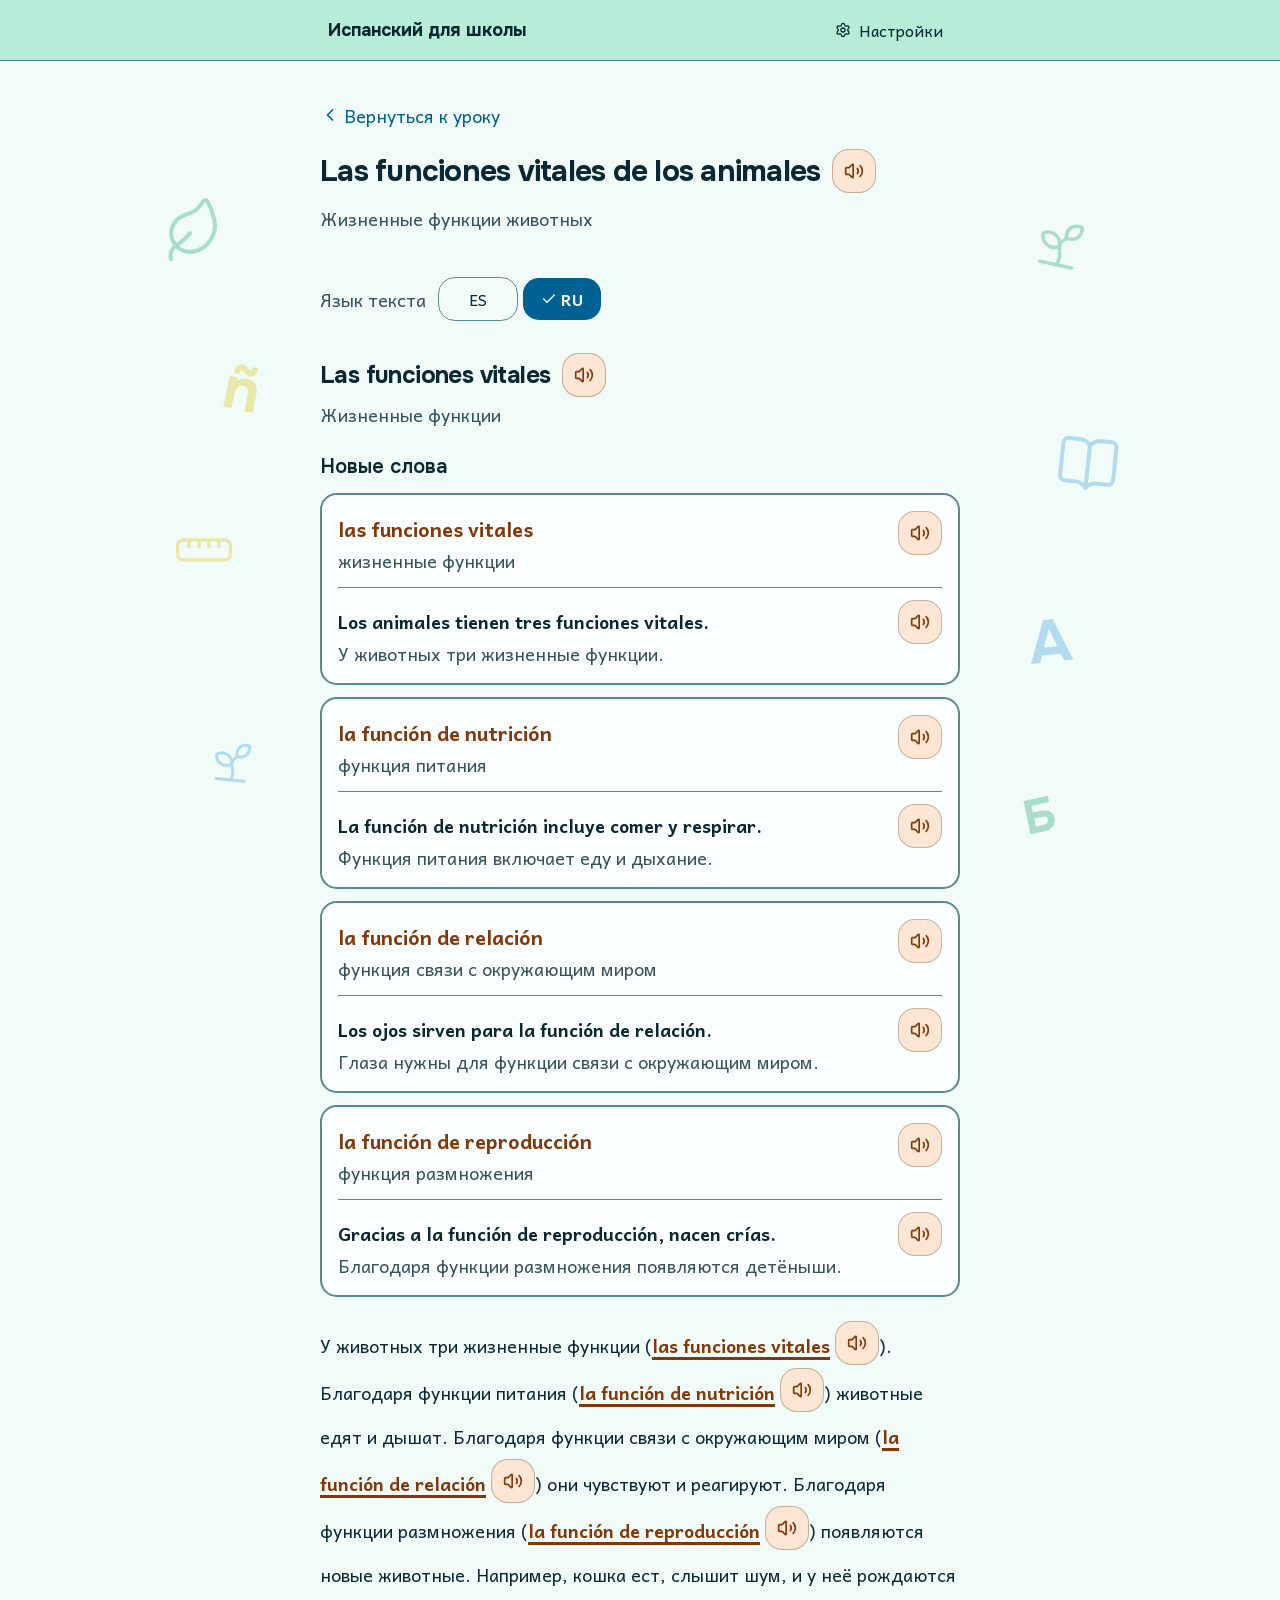
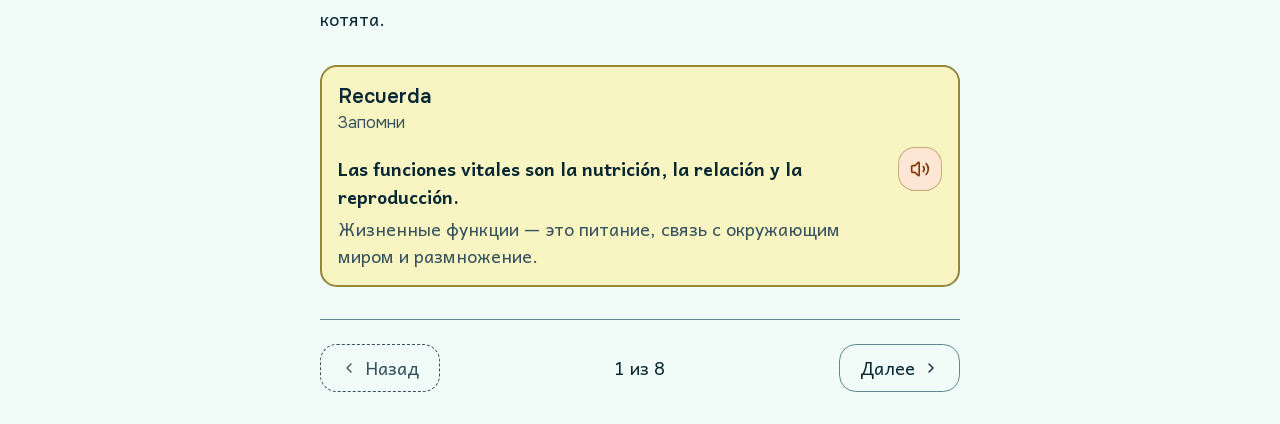
<file: lessons/natural-science/primary-3/animal-vital-functions/explanation/index.html>
<!DOCTYPE html><html lang="ru" class="hvAgPW_variable QjhFyW_variable h-full antialiased"><head><meta charSet="utf-8"/><meta name="viewport" content="width=device-width, initial-scale=1"/><link rel="preload" href="/_next/static/media/01d917b2efda642a-s.p.0y1w0k24nk0rl.woff2" as="font" crossorigin="" type="font/woff2"/><link rel="preload" href="/_next/static/media/22cfad3df91a75de-s.p.1n889avqnjhi6.woff2" as="font" crossorigin="" type="font/woff2"/><link rel="preload" href="/_next/static/media/2609726546c44021-s.p.0for97nelvzih.woff2" as="font" crossorigin="" type="font/woff2"/><link rel="preload" href="/_next/static/media/34cd6fdd12f38344-s.p.2ofosk6fdzx09.woff2" as="font" crossorigin="" type="font/woff2"/><link rel="preload" href="/_next/static/media/5859ad88f2165e9a-s.p.3_3dd6024sn7h.woff2" as="font" crossorigin="" type="font/woff2"/><link rel="preload" href="/_next/static/media/697c41e0a84b4b34-s.p.1nhgtbj7kgj5y.woff2" as="font" crossorigin="" type="font/woff2"/><link rel="preload" href="/_next/static/media/72487292280b0995-s.p.2k182ghahu2cb.woff2" as="font" crossorigin="" type="font/woff2"/><link rel="preload" href="/_next/static/media/77e607c2166f0718-s.p.1uxl6xoda_3z9.woff2" as="font" crossorigin="" type="font/woff2"/><link rel="preload" href="/_next/static/media/a65363fcea33d7b0-s.p.44_a7sgwseblx.woff2" as="font" crossorigin="" type="font/woff2"/><link rel="preload" href="/_next/static/media/c1b9158d725650fc-s.p.0t4d9turf_6_x.woff2" as="font" crossorigin="" type="font/woff2"/><link rel="preload" href="/_next/static/media/c50b0495a1ff0f08-s.p.2sla2yow9-9p_.woff2" as="font" crossorigin="" type="font/woff2"/><link rel="preload" href="/_next/static/media/cbe60d409f866e3e-s.p.43vkazbm8z7tq.woff2" as="font" crossorigin="" type="font/woff2"/><link rel="stylesheet" href="/_next/static/chunks/2q16-3mb7ozzl.css" data-precedence="next"/><link rel="preload" as="script" fetchPriority="low" href="/_next/static/chunks/310vm2bl3xxpt.js"/><script src="/_next/static/chunks/1wnov70f88xjy.js" async=""></script><script src="/_next/static/chunks/39_j1bdzreq0m.js" async=""></script><script src="/_next/static/chunks/0c98xzjfks9hq.js" async=""></script><script src="/_next/static/chunks/turbopack-2u1d16houkiyo.js" async=""></script><script src="/_next/static/chunks/27bezkmr33tms.js" async=""></script><script src="/_next/static/chunks/0-wdsdw-cjsc5.js" async=""></script><script src="/_next/static/chunks/2hqyo1b0eg5l6.js" async=""></script><script src="/_next/static/chunks/39bkrgn9rd_14.js" async=""></script><script src="/_next/static/chunks/1o2ojvn-oj22c.js" async=""></script><script src="/_next/static/chunks/3tmjq-txm4e1b.js" async=""></script><script src="/_next/static/chunks/1v-juxohv-xav.js" async=""></script><title>Las funciones vitales de los animales · Испанский для школы</title><meta name="description" content="Испанский для школы: школьные темы на испанском с переводом на русский и озвучкой терминов."/><link rel="icon" href="/icon.svg?icon.3ne1i7z-tbaxq.svg" sizes="any" type="image/svg+xml"/><meta name="next-size-adjust" content=""/><script>(function () {
  try {
    var stored = JSON.parse(localStorage.getItem("kids-school-trainer.device-settings.v1"));
    var language = stored && stored["supportLanguage"];
    if (["ru"].indexOf(language) === -1) return;
    var root = document.documentElement;
    root.lang = language;
    if (language !== "ru") {
      root.setAttribute("data-language-pending", "");
    }
  } catch (error) {}
})();</script><script src="/_next/static/chunks/0cz1d0mv5g_q7.js" noModule=""></script></head><body class="flex min-h-full flex-col"><div hidden=""><!--$--><!--/$--></div><div aria-hidden="true" data-testid="floating-decorations" class="pointer-events-none fixed inset-0 -z-10 overflow-hidden opacity-60 select-none forced-colors:hidden"><div data-decor="" class="absolute left-[-1.5rem] top-[22%] size-10 lg:left-[calc(50%-21rem-9rem)] lg:size-16 text-decor-1 motion-safe:animate-[decor-float_8s_ease-in-out_infinite]"><svg xmlns="http://www.w3.org/2000/svg" width="24" height="24" viewBox="0 0 24 24" fill="none" stroke="currentColor" stroke-width="1.5" stroke-linecap="round" stroke-linejoin="round" class="lucide lucide-leaf size-full -rotate-12" aria-hidden="true"><path d="M11 20a10 10 0 0010-10 25.9 25.9 0 00-1.04-7.281 1 1 0 00-1.755-.325C15.833 5.5 13 5.5 9.8 6.1A7 7 0 0011 20"></path><path d="M2 21a5 5 0 012.911-4.544C7.613 15.212 8.351 15.24 11 13"></path></svg></div><div data-decor="" class="absolute right-[-1.5rem] top-[48%] size-10 lg:right-[calc(50%-21rem-9rem)] lg:size-16 text-decor-2 motion-safe:animate-[decor-float_10s_ease-in-out_infinite]"><svg xmlns="http://www.w3.org/2000/svg" width="24" height="24" viewBox="0 0 24 24" fill="none" stroke="currentColor" stroke-width="1.5" stroke-linecap="round" stroke-linejoin="round" class="lucide lucide-book-open size-full rotate-6" aria-hidden="true"><path d="M12 5v16"></path><path d="M20.001 19A2 2 0 0022 17V5a2 2 0 00-1.999-2L16 3.002A5 5 0 0012 5a5 5 0 00-4-2H4a2 2 0 00-2 2v12a2 2 0 001.999 2H8a5 5 0 014 2 5 5 0 014-2z"></path></svg></div><div data-decor="" class="absolute hidden lg:block lg:right-[calc(50%-21rem-7rem)] lg:top-[24%] lg:size-14 text-decor-1 motion-safe:animate-[decor-float_7s_ease-in-out_infinite]"><svg xmlns="http://www.w3.org/2000/svg" width="24" height="24" viewBox="0 0 24 24" fill="none" stroke="currentColor" stroke-width="1.5" stroke-linecap="round" stroke-linejoin="round" class="lucide lucide-sprout size-full rotate-12" aria-hidden="true"><path d="M14 9.536V7a4 4 0 0 1 4-4h1.5a.5.5 0 0 1 .5.5V5a4 4 0 0 1-4 4 4 4 0 0 0-4 4c0 2 1 3 1 5a5 5 0 0 1-1 3"></path><path d="M4 9a5 5 0 0 1 8 4 5 5 0 0 1-8-4"></path><path d="M5 21h14"></path></svg></div><div data-decor="" class="absolute hidden lg:block lg:left-[calc(50%-21rem-8rem)] lg:top-[58%] lg:size-14 text-decor-3 motion-safe:animate-[decor-float_9s_ease-in-out_infinite]"><svg xmlns="http://www.w3.org/2000/svg" width="24" height="24" viewBox="0 0 24 24" fill="none" stroke="currentColor" stroke-width="1.5" stroke-linecap="round" stroke-linejoin="round" class="lucide lucide-ruler size-full -rotate-45" aria-hidden="true"><path d="M21.3 15.3a2.4 2.4 0 0 1 0 3.4l-2.6 2.6a2.4 2.4 0 0 1-3.4 0L2.7 8.7a2.41 2.41 0 0 1 0-3.4l2.6-2.6a2.41 2.41 0 0 1 3.4 0Z"></path><path d="m14.5 12.5 2-2"></path><path d="m11.5 9.5 2-2"></path><path d="m8.5 6.5 2-2"></path><path d="m17.5 15.5 2-2"></path></svg></div><div data-decor="" class="absolute hidden lg:block lg:left-[calc(50%-21rem-6rem)] lg:top-[82%] lg:size-12 text-decor-2 motion-safe:animate-[decor-float_6s_ease-in-out_infinite]"><svg xmlns="http://www.w3.org/2000/svg" width="24" height="24" viewBox="0 0 24 24" fill="none" stroke="currentColor" stroke-width="1.5" stroke-linecap="round" stroke-linejoin="round" class="lucide lucide-sprout size-full rotate-6" aria-hidden="true"><path d="M14 9.536V7a4 4 0 0 1 4-4h1.5a.5.5 0 0 1 .5.5V5a4 4 0 0 1-4 4 4 4 0 0 0-4 4c0 2 1 3 1 5a5 5 0 0 1-1 3"></path><path d="M4 9a5 5 0 0 1 8 4 5 5 0 0 1-8-4"></path><path d="M5 21h14"></path></svg></div><div data-decor="" data-letter="ñ" class="absolute left-[-1.25rem] top-[72%] text-5xl lg:left-[calc(50%-21rem-5rem)] lg:top-[40%] lg:text-6xl text-decor-3 motion-safe:animate-[decor-float_9s_ease-in-out_infinite] rotate-12 font-heading leading-none font-bold before:content-[attr(data-letter)]"></div><div data-decor="" data-letter="A" class="absolute hidden lg:block lg:right-[calc(50%-21rem-6rem)] lg:top-[68%] lg:text-6xl text-decor-2 motion-safe:animate-[decor-float_7s_ease-in-out_infinite] -rotate-6 font-heading leading-none font-bold before:content-[attr(data-letter)]"></div><div data-decor="" data-letter="Б" class="absolute hidden lg:block lg:right-[calc(50%-21rem-5rem)] lg:top-[88%] lg:text-5xl text-decor-1 motion-safe:animate-[decor-float_10s_ease-in-out_infinite] -rotate-12 font-heading leading-none font-bold before:content-[attr(data-letter)]"></div></div><header class="border-b border-input bg-header text-header-foreground"><div class="mx-auto flex w-full max-w-2xl items-center justify-between gap-2 px-4 py-2"><a class="inline-flex min-h-11 min-w-11 items-center rounded-md px-2 font-heading text-lg font-bold focus-visible:outline-3 focus-visible:outline-offset-2 focus-visible:outline-foreground" href="/">Испанский для школы</a><button type="button" tabindex="0" data-slot="dialog-trigger" data-base-ui-click-trigger="" id="base-ui-_R_3slb_" aria-haspopup="dialog" aria-expanded="false" class="group/button inline-flex shrink-0 items-center justify-center rounded-xl border border-transparent bg-clip-padding font-medium whitespace-nowrap transition-colors outline-none select-none focus-visible:border-ring focus-visible:ring-3 focus-visible:ring-ring/50 active:not-aria-[haspopup]:translate-y-px disabled:pointer-events-none disabled:opacity-50 data-disabled:cursor-not-allowed data-disabled:border-dashed data-disabled:border-current data-disabled:opacity-50 aria-invalid:border-destructive aria-invalid:ring-3 aria-invalid:ring-destructive/20 dark:aria-invalid:border-destructive/50 dark:aria-invalid:ring-destructive/40 [&amp;_svg]:pointer-events-none [&amp;_svg]:shrink-0 [&amp;_svg:not([class*=&#x27;size-&#x27;])]:size-4 not-data-disabled:hover:bg-muted not-data-disabled:hover:text-foreground aria-expanded:bg-muted aria-expanded:text-foreground h-11 gap-2 px-4 has-data-[icon=inline-end]:pr-3 has-data-[icon=inline-start]:pl-3 min-h-11 min-w-11 text-base"><svg xmlns="http://www.w3.org/2000/svg" width="24" height="24" viewBox="0 0 24 24" fill="none" stroke="currentColor" stroke-width="2" stroke-linecap="round" stroke-linejoin="round" class="lucide lucide-settings" aria-hidden="true"><path d="M9.671 4.136a2.34 2.34 0 0 1 4.659 0 2.34 2.34 0 0 0 3.319 1.915 2.34 2.34 0 0 1 2.33 4.033 2.34 2.34 0 0 0 0 3.831 2.34 2.34 0 0 1-2.33 4.033 2.34 2.34 0 0 0-3.319 1.915 2.34 2.34 0 0 1-4.659 0 2.34 2.34 0 0 0-3.32-1.915 2.34 2.34 0 0 1-2.33-4.033 2.34 2.34 0 0 0 0-3.831A2.34 2.34 0 0 1 6.35 6.051a2.34 2.34 0 0 0 3.319-1.915"></path><circle cx="12" cy="12" r="3"></circle></svg><span class="sr-only sm:not-sr-only">Настройки</span></button></div></header><main class="flex flex-1 flex-col"><div class="mx-auto flex w-full max-w-2xl flex-col gap-8 px-4 py-8"><header class="flex flex-col gap-3"><a class="inline-flex min-h-11 items-center gap-1 self-start rounded-lg pr-3 font-medium text-primary underline-offset-4 hover:underline" href="/lessons/natural-science/primary-3/animal-vital-functions/"><svg xmlns="http://www.w3.org/2000/svg" width="24" height="24" viewBox="0 0 24 24" fill="none" stroke="currentColor" stroke-width="2" stroke-linecap="round" stroke-linejoin="round" class="lucide lucide-chevron-left size-5" aria-hidden="true"><path d="m15 18-6-6 6-6"></path></svg>Вернуться к уроку</a><div class="flex items-center gap-3"><h1 id="_R_1av5ubsnpfiutb_" lang="es" class="text-3xl font-bold tracking-tight">Las funciones vitales de los animales</h1><span class="relative inline-flex shrink-0"><button type="button" tabindex="0" aria-disabled="false" data-slot="button" aria-describedby="_R_1av5ubsnpfiutb_" class="group/button inline-flex shrink-0 items-center justify-center rounded-xl border bg-clip-padding text-base font-medium whitespace-nowrap transition-colors outline-none select-none focus-visible:border-ring focus-visible:ring-3 focus-visible:ring-ring/50 active:not-aria-[haspopup]:translate-y-px disabled:pointer-events-none disabled:opacity-50 data-disabled:cursor-not-allowed data-disabled:border-dashed data-disabled:border-current data-disabled:opacity-50 aria-invalid:border-destructive aria-invalid:ring-3 aria-invalid:ring-destructive/20 dark:aria-invalid:border-destructive/50 dark:aria-invalid:ring-destructive/40 [&amp;_svg]:pointer-events-none [&amp;_svg]:shrink-0 aria-expanded:bg-muted aria-expanded:text-foreground min-w-11 gap-2 px-4 has-data-[icon=inline-end]:pr-3 has-data-[icon=inline-start]:pl-3 size-11 border-term/40 bg-term-soft text-term not-data-disabled:hover:bg-[color-mix(in_oklch,var(--term-soft),black_6%)] not-data-disabled:hover:text-term [&amp;_svg:not([class*=&#x27;size-&#x27;])]:size-5"><svg xmlns="http://www.w3.org/2000/svg" width="24" height="24" viewBox="0 0 24 24" fill="none" stroke="currentColor" stroke-width="2" stroke-linecap="round" stroke-linejoin="round" class="lucide lucide-volume-2" aria-hidden="true"><path d="M11 4.702a.705.705 0 0 0-1.203-.498L6.413 7.587A1.4 1.4 0 0 1 5.416 8H3a1 1 0 0 0-1 1v6a1 1 0 0 0 1 1h2.416a1.4 1.4 0 0 1 .997.413l3.383 3.384A.705.705 0 0 0 11 19.298z"></path><path d="M16 9a5 5 0 0 1 0 6"></path><path d="M19.364 18.364a9 9 0 0 0 0-12.728"></path></svg><span class="sr-only">Послушать</span></button></span></div><p role="status"></p></header><div class="flex items-center gap-3 self-start"><span id="_R_2av5ubsnpfiutb_" class="text-muted-foreground">Язык текста</span><div role="group" aria-labelledby="_R_2av5ubsnpfiutb_" class="flex gap-1"><button type="button" tabindex="0" data-slot="button" aria-pressed="false" class="group/button inline-flex shrink-0 items-center justify-center rounded-xl border bg-clip-padding font-medium whitespace-nowrap transition-colors outline-none select-none focus-visible:border-ring focus-visible:ring-3 focus-visible:ring-ring/50 active:not-aria-[haspopup]:translate-y-px disabled:pointer-events-none disabled:opacity-50 data-disabled:cursor-not-allowed data-disabled:border-dashed data-disabled:border-current data-disabled:opacity-50 aria-invalid:border-destructive aria-invalid:ring-3 aria-invalid:ring-destructive/20 dark:aria-invalid:border-destructive/50 dark:aria-invalid:ring-destructive/40 [&amp;_svg]:pointer-events-none [&amp;_svg]:shrink-0 [&amp;_svg:not([class*=&#x27;size-&#x27;])]:size-4 border-border bg-background not-data-disabled:hover:bg-muted not-data-disabled:hover:text-foreground aria-expanded:bg-muted aria-expanded:text-foreground h-11 has-data-[icon=inline-end]:pr-3 has-data-[icon=inline-start]:pl-3 min-h-11 min-w-20 gap-1 px-3 text-base">ES<!-- --> <span class="sr-only">испанский</span></button><button type="button" tabindex="0" data-slot="button" aria-pressed="true" class="group/button inline-flex shrink-0 items-center justify-center rounded-xl border border-transparent bg-clip-padding whitespace-nowrap transition-colors outline-none select-none focus-visible:border-ring focus-visible:ring-3 focus-visible:ring-ring/50 active:not-aria-[haspopup]:translate-y-px disabled:pointer-events-none disabled:opacity-50 data-disabled:cursor-not-allowed data-disabled:border-dashed data-disabled:border-current data-disabled:opacity-50 aria-invalid:border-destructive aria-invalid:ring-3 aria-invalid:ring-destructive/20 dark:aria-invalid:border-destructive/50 dark:aria-invalid:ring-destructive/40 [&amp;_svg]:pointer-events-none [&amp;_svg]:shrink-0 [&amp;_svg:not([class*=&#x27;size-&#x27;])]:size-4 bg-primary text-primary-foreground not-data-disabled:hover:bg-[color-mix(in_oklch,var(--primary),black_15%)] h-11 has-data-[icon=inline-end]:pr-3 has-data-[icon=inline-start]:pl-3 min-h-11 min-w-20 gap-1 px-3 text-base font-bold"><svg xmlns="http://www.w3.org/2000/svg" width="24" height="24" viewBox="0 0 24 24" fill="none" stroke="currentColor" stroke-width="2" stroke-linecap="round" stroke-linejoin="round" class="lucide lucide-check" aria-hidden="true"><path d="M20 6 9 17l-5-5"></path></svg>RU<!-- --> <span class="sr-only">русский</span></button></div></div><section aria-labelledby="_R_3av5ubsnpfiutb_" class="flex flex-col gap-6"><header class="flex flex-col gap-1"><div class="flex items-center gap-3"><h2 id="_R_3av5ubsnpfiutb_" tabindex="-1" lang="es" class="rounded-md text-2xl font-bold tracking-tight">Las funciones vitales</h2><span class="relative inline-flex shrink-0"><button type="button" tabindex="0" aria-disabled="false" data-slot="button" aria-describedby="_R_3av5ubsnpfiutb_" class="group/button inline-flex shrink-0 items-center justify-center rounded-xl border bg-clip-padding text-base font-medium whitespace-nowrap transition-colors outline-none select-none focus-visible:border-ring focus-visible:ring-3 focus-visible:ring-ring/50 active:not-aria-[haspopup]:translate-y-px disabled:pointer-events-none disabled:opacity-50 data-disabled:cursor-not-allowed data-disabled:border-dashed data-disabled:border-current data-disabled:opacity-50 aria-invalid:border-destructive aria-invalid:ring-3 aria-invalid:ring-destructive/20 dark:aria-invalid:border-destructive/50 dark:aria-invalid:ring-destructive/40 [&amp;_svg]:pointer-events-none [&amp;_svg]:shrink-0 aria-expanded:bg-muted aria-expanded:text-foreground min-w-11 gap-2 px-4 has-data-[icon=inline-end]:pr-3 has-data-[icon=inline-start]:pl-3 size-11 border-term/40 bg-term-soft text-term not-data-disabled:hover:bg-[color-mix(in_oklch,var(--term-soft),black_6%)] not-data-disabled:hover:text-term [&amp;_svg:not([class*=&#x27;size-&#x27;])]:size-5"><svg xmlns="http://www.w3.org/2000/svg" width="24" height="24" viewBox="0 0 24 24" fill="none" stroke="currentColor" stroke-width="2" stroke-linecap="round" stroke-linejoin="round" class="lucide lucide-volume-2" aria-hidden="true"><path d="M11 4.702a.705.705 0 0 0-1.203-.498L6.413 7.587A1.4 1.4 0 0 1 5.416 8H3a1 1 0 0 0-1 1v6a1 1 0 0 0 1 1h2.416a1.4 1.4 0 0 1 .997.413l3.383 3.384A.705.705 0 0 0 11 19.298z"></path><path d="M16 9a5 5 0 0 1 0 6"></path><path d="M19.364 18.364a9 9 0 0 0 0-12.728"></path></svg><span class="sr-only">Послушать</span></button></span></div></header><section aria-labelledby="_R_3bav5ubsnpfiutb_" class="flex flex-col gap-3"><h3 id="_R_3bav5ubsnpfiutb_" class="text-xl font-semibold">Новые слова</h3><ul class="flex flex-col gap-3"><li><article aria-labelledby="_R_3bbav5ubsnpfiutb_" class="flex flex-col gap-3 rounded-xl border-2 border-border bg-card p-4 text-card-foreground"><div class="flex items-start gap-3"><div class="flex flex-1 flex-col gap-1 pt-1"><p id="_R_3bbav5ubsnpfiutb_" lang="es" class="text-xl"><span lang="es" class="font-bold text-term"><strong class="font-bold">las funciones vitales</strong><span class="font-normal"></span></span></p></div><span class="relative inline-flex shrink-0"><button type="button" tabindex="0" aria-disabled="false" data-slot="button" aria-describedby="_R_3bbav5ubsnpfiutb_" class="group/button inline-flex shrink-0 items-center justify-center rounded-xl border bg-clip-padding text-base font-medium whitespace-nowrap transition-colors outline-none select-none focus-visible:border-ring focus-visible:ring-3 focus-visible:ring-ring/50 active:not-aria-[haspopup]:translate-y-px disabled:pointer-events-none disabled:opacity-50 data-disabled:cursor-not-allowed data-disabled:border-dashed data-disabled:border-current data-disabled:opacity-50 aria-invalid:border-destructive aria-invalid:ring-3 aria-invalid:ring-destructive/20 dark:aria-invalid:border-destructive/50 dark:aria-invalid:ring-destructive/40 [&amp;_svg]:pointer-events-none [&amp;_svg]:shrink-0 aria-expanded:bg-muted aria-expanded:text-foreground min-w-11 gap-2 px-4 has-data-[icon=inline-end]:pr-3 has-data-[icon=inline-start]:pl-3 size-11 border-term/40 bg-term-soft text-term not-data-disabled:hover:bg-[color-mix(in_oklch,var(--term-soft),black_6%)] not-data-disabled:hover:text-term [&amp;_svg:not([class*=&#x27;size-&#x27;])]:size-5"><svg xmlns="http://www.w3.org/2000/svg" width="24" height="24" viewBox="0 0 24 24" fill="none" stroke="currentColor" stroke-width="2" stroke-linecap="round" stroke-linejoin="round" class="lucide lucide-volume-2" aria-hidden="true"><path d="M11 4.702a.705.705 0 0 0-1.203-.498L6.413 7.587A1.4 1.4 0 0 1 5.416 8H3a1 1 0 0 0-1 1v6a1 1 0 0 0 1 1h2.416a1.4 1.4 0 0 1 .997.413l3.383 3.384A.705.705 0 0 0 11 19.298z"></path><path d="M16 9a5 5 0 0 1 0 6"></path><path d="M19.364 18.364a9 9 0 0 0 0-12.728"></path></svg><span class="sr-only">Послушать</span></button></span></div><ul class="flex flex-col gap-3 border-t border-border pt-3"><li><div class="flex items-start gap-3"><div class="flex flex-1 flex-col gap-1 pt-2"><p id="_R_6jbbav5ubsnpfiutb_" lang="es" class="font-bold text-lg">Los animales tienen tres funciones vitales.</p></div><span class="relative inline-flex shrink-0"><button type="button" tabindex="0" aria-disabled="false" data-slot="button" aria-describedby="_R_6jbbav5ubsnpfiutb_" class="group/button inline-flex shrink-0 items-center justify-center rounded-xl border bg-clip-padding text-base font-medium whitespace-nowrap transition-colors outline-none select-none focus-visible:border-ring focus-visible:ring-3 focus-visible:ring-ring/50 active:not-aria-[haspopup]:translate-y-px disabled:pointer-events-none disabled:opacity-50 data-disabled:cursor-not-allowed data-disabled:border-dashed data-disabled:border-current data-disabled:opacity-50 aria-invalid:border-destructive aria-invalid:ring-3 aria-invalid:ring-destructive/20 dark:aria-invalid:border-destructive/50 dark:aria-invalid:ring-destructive/40 [&amp;_svg]:pointer-events-none [&amp;_svg]:shrink-0 aria-expanded:bg-muted aria-expanded:text-foreground min-w-11 gap-2 px-4 has-data-[icon=inline-end]:pr-3 has-data-[icon=inline-start]:pl-3 size-11 border-term/40 bg-term-soft text-term not-data-disabled:hover:bg-[color-mix(in_oklch,var(--term-soft),black_6%)] not-data-disabled:hover:text-term [&amp;_svg:not([class*=&#x27;size-&#x27;])]:size-5"><svg xmlns="http://www.w3.org/2000/svg" width="24" height="24" viewBox="0 0 24 24" fill="none" stroke="currentColor" stroke-width="2" stroke-linecap="round" stroke-linejoin="round" class="lucide lucide-volume-2" aria-hidden="true"><path d="M11 4.702a.705.705 0 0 0-1.203-.498L6.413 7.587A1.4 1.4 0 0 1 5.416 8H3a1 1 0 0 0-1 1v6a1 1 0 0 0 1 1h2.416a1.4 1.4 0 0 1 .997.413l3.383 3.384A.705.705 0 0 0 11 19.298z"></path><path d="M16 9a5 5 0 0 1 0 6"></path><path d="M19.364 18.364a9 9 0 0 0 0-12.728"></path></svg><span class="sr-only">Послушать</span></button></span></div></li></ul></article></li><li><article aria-labelledby="_R_5bbav5ubsnpfiutb_" class="flex flex-col gap-3 rounded-xl border-2 border-border bg-card p-4 text-card-foreground"><div class="flex items-start gap-3"><div class="flex flex-1 flex-col gap-1 pt-1"><p id="_R_5bbav5ubsnpfiutb_" lang="es" class="text-xl"><span lang="es" class="font-bold text-term"><strong class="font-bold">la función de nutrición</strong><span class="font-normal"></span></span></p></div><span class="relative inline-flex shrink-0"><button type="button" tabindex="0" aria-disabled="false" data-slot="button" aria-describedby="_R_5bbav5ubsnpfiutb_" class="group/button inline-flex shrink-0 items-center justify-center rounded-xl border bg-clip-padding text-base font-medium whitespace-nowrap transition-colors outline-none select-none focus-visible:border-ring focus-visible:ring-3 focus-visible:ring-ring/50 active:not-aria-[haspopup]:translate-y-px disabled:pointer-events-none disabled:opacity-50 data-disabled:cursor-not-allowed data-disabled:border-dashed data-disabled:border-current data-disabled:opacity-50 aria-invalid:border-destructive aria-invalid:ring-3 aria-invalid:ring-destructive/20 dark:aria-invalid:border-destructive/50 dark:aria-invalid:ring-destructive/40 [&amp;_svg]:pointer-events-none [&amp;_svg]:shrink-0 aria-expanded:bg-muted aria-expanded:text-foreground min-w-11 gap-2 px-4 has-data-[icon=inline-end]:pr-3 has-data-[icon=inline-start]:pl-3 size-11 border-term/40 bg-term-soft text-term not-data-disabled:hover:bg-[color-mix(in_oklch,var(--term-soft),black_6%)] not-data-disabled:hover:text-term [&amp;_svg:not([class*=&#x27;size-&#x27;])]:size-5"><svg xmlns="http://www.w3.org/2000/svg" width="24" height="24" viewBox="0 0 24 24" fill="none" stroke="currentColor" stroke-width="2" stroke-linecap="round" stroke-linejoin="round" class="lucide lucide-volume-2" aria-hidden="true"><path d="M11 4.702a.705.705 0 0 0-1.203-.498L6.413 7.587A1.4 1.4 0 0 1 5.416 8H3a1 1 0 0 0-1 1v6a1 1 0 0 0 1 1h2.416a1.4 1.4 0 0 1 .997.413l3.383 3.384A.705.705 0 0 0 11 19.298z"></path><path d="M16 9a5 5 0 0 1 0 6"></path><path d="M19.364 18.364a9 9 0 0 0 0-12.728"></path></svg><span class="sr-only">Послушать</span></button></span></div><ul class="flex flex-col gap-3 border-t border-border pt-3"><li><div class="flex items-start gap-3"><div class="flex flex-1 flex-col gap-1 pt-2"><p id="_R_6lbbav5ubsnpfiutb_" lang="es" class="font-bold text-lg">La función de nutrición incluye comer y respirar.</p></div><span class="relative inline-flex shrink-0"><button type="button" tabindex="0" aria-disabled="false" data-slot="button" aria-describedby="_R_6lbbav5ubsnpfiutb_" class="group/button inline-flex shrink-0 items-center justify-center rounded-xl border bg-clip-padding text-base font-medium whitespace-nowrap transition-colors outline-none select-none focus-visible:border-ring focus-visible:ring-3 focus-visible:ring-ring/50 active:not-aria-[haspopup]:translate-y-px disabled:pointer-events-none disabled:opacity-50 data-disabled:cursor-not-allowed data-disabled:border-dashed data-disabled:border-current data-disabled:opacity-50 aria-invalid:border-destructive aria-invalid:ring-3 aria-invalid:ring-destructive/20 dark:aria-invalid:border-destructive/50 dark:aria-invalid:ring-destructive/40 [&amp;_svg]:pointer-events-none [&amp;_svg]:shrink-0 aria-expanded:bg-muted aria-expanded:text-foreground min-w-11 gap-2 px-4 has-data-[icon=inline-end]:pr-3 has-data-[icon=inline-start]:pl-3 size-11 border-term/40 bg-term-soft text-term not-data-disabled:hover:bg-[color-mix(in_oklch,var(--term-soft),black_6%)] not-data-disabled:hover:text-term [&amp;_svg:not([class*=&#x27;size-&#x27;])]:size-5"><svg xmlns="http://www.w3.org/2000/svg" width="24" height="24" viewBox="0 0 24 24" fill="none" stroke="currentColor" stroke-width="2" stroke-linecap="round" stroke-linejoin="round" class="lucide lucide-volume-2" aria-hidden="true"><path d="M11 4.702a.705.705 0 0 0-1.203-.498L6.413 7.587A1.4 1.4 0 0 1 5.416 8H3a1 1 0 0 0-1 1v6a1 1 0 0 0 1 1h2.416a1.4 1.4 0 0 1 .997.413l3.383 3.384A.705.705 0 0 0 11 19.298z"></path><path d="M16 9a5 5 0 0 1 0 6"></path><path d="M19.364 18.364a9 9 0 0 0 0-12.728"></path></svg><span class="sr-only">Послушать</span></button></span></div></li></ul></article></li><li><article aria-labelledby="_R_7bbav5ubsnpfiutb_" class="flex flex-col gap-3 rounded-xl border-2 border-border bg-card p-4 text-card-foreground"><div class="flex items-start gap-3"><div class="flex flex-1 flex-col gap-1 pt-1"><p id="_R_7bbav5ubsnpfiutb_" lang="es" class="text-xl"><span lang="es" class="font-bold text-term"><strong class="font-bold">la función de relación</strong><span class="font-normal"></span></span></p></div><span class="relative inline-flex shrink-0"><button type="button" tabindex="0" aria-disabled="false" data-slot="button" aria-describedby="_R_7bbav5ubsnpfiutb_" class="group/button inline-flex shrink-0 items-center justify-center rounded-xl border bg-clip-padding text-base font-medium whitespace-nowrap transition-colors outline-none select-none focus-visible:border-ring focus-visible:ring-3 focus-visible:ring-ring/50 active:not-aria-[haspopup]:translate-y-px disabled:pointer-events-none disabled:opacity-50 data-disabled:cursor-not-allowed data-disabled:border-dashed data-disabled:border-current data-disabled:opacity-50 aria-invalid:border-destructive aria-invalid:ring-3 aria-invalid:ring-destructive/20 dark:aria-invalid:border-destructive/50 dark:aria-invalid:ring-destructive/40 [&amp;_svg]:pointer-events-none [&amp;_svg]:shrink-0 aria-expanded:bg-muted aria-expanded:text-foreground min-w-11 gap-2 px-4 has-data-[icon=inline-end]:pr-3 has-data-[icon=inline-start]:pl-3 size-11 border-term/40 bg-term-soft text-term not-data-disabled:hover:bg-[color-mix(in_oklch,var(--term-soft),black_6%)] not-data-disabled:hover:text-term [&amp;_svg:not([class*=&#x27;size-&#x27;])]:size-5"><svg xmlns="http://www.w3.org/2000/svg" width="24" height="24" viewBox="0 0 24 24" fill="none" stroke="currentColor" stroke-width="2" stroke-linecap="round" stroke-linejoin="round" class="lucide lucide-volume-2" aria-hidden="true"><path d="M11 4.702a.705.705 0 0 0-1.203-.498L6.413 7.587A1.4 1.4 0 0 1 5.416 8H3a1 1 0 0 0-1 1v6a1 1 0 0 0 1 1h2.416a1.4 1.4 0 0 1 .997.413l3.383 3.384A.705.705 0 0 0 11 19.298z"></path><path d="M16 9a5 5 0 0 1 0 6"></path><path d="M19.364 18.364a9 9 0 0 0 0-12.728"></path></svg><span class="sr-only">Послушать</span></button></span></div><ul class="flex flex-col gap-3 border-t border-border pt-3"><li><div class="flex items-start gap-3"><div class="flex flex-1 flex-col gap-1 pt-2"><p id="_R_6nbbav5ubsnpfiutb_" lang="es" class="font-bold text-lg">Los ojos sirven para la función de relación.</p></div><span class="relative inline-flex shrink-0"><button type="button" tabindex="0" aria-disabled="false" data-slot="button" aria-describedby="_R_6nbbav5ubsnpfiutb_" class="group/button inline-flex shrink-0 items-center justify-center rounded-xl border bg-clip-padding text-base font-medium whitespace-nowrap transition-colors outline-none select-none focus-visible:border-ring focus-visible:ring-3 focus-visible:ring-ring/50 active:not-aria-[haspopup]:translate-y-px disabled:pointer-events-none disabled:opacity-50 data-disabled:cursor-not-allowed data-disabled:border-dashed data-disabled:border-current data-disabled:opacity-50 aria-invalid:border-destructive aria-invalid:ring-3 aria-invalid:ring-destructive/20 dark:aria-invalid:border-destructive/50 dark:aria-invalid:ring-destructive/40 [&amp;_svg]:pointer-events-none [&amp;_svg]:shrink-0 aria-expanded:bg-muted aria-expanded:text-foreground min-w-11 gap-2 px-4 has-data-[icon=inline-end]:pr-3 has-data-[icon=inline-start]:pl-3 size-11 border-term/40 bg-term-soft text-term not-data-disabled:hover:bg-[color-mix(in_oklch,var(--term-soft),black_6%)] not-data-disabled:hover:text-term [&amp;_svg:not([class*=&#x27;size-&#x27;])]:size-5"><svg xmlns="http://www.w3.org/2000/svg" width="24" height="24" viewBox="0 0 24 24" fill="none" stroke="currentColor" stroke-width="2" stroke-linecap="round" stroke-linejoin="round" class="lucide lucide-volume-2" aria-hidden="true"><path d="M11 4.702a.705.705 0 0 0-1.203-.498L6.413 7.587A1.4 1.4 0 0 1 5.416 8H3a1 1 0 0 0-1 1v6a1 1 0 0 0 1 1h2.416a1.4 1.4 0 0 1 .997.413l3.383 3.384A.705.705 0 0 0 11 19.298z"></path><path d="M16 9a5 5 0 0 1 0 6"></path><path d="M19.364 18.364a9 9 0 0 0 0-12.728"></path></svg><span class="sr-only">Послушать</span></button></span></div></li></ul></article></li><li><article aria-labelledby="_R_9bbav5ubsnpfiutb_" class="flex flex-col gap-3 rounded-xl border-2 border-border bg-card p-4 text-card-foreground"><div class="flex items-start gap-3"><div class="flex flex-1 flex-col gap-1 pt-1"><p id="_R_9bbav5ubsnpfiutb_" lang="es" class="text-xl"><span lang="es" class="font-bold text-term"><strong class="font-bold">la función de reproducción</strong><span class="font-normal"></span></span></p></div><span class="relative inline-flex shrink-0"><button type="button" tabindex="0" aria-disabled="false" data-slot="button" aria-describedby="_R_9bbav5ubsnpfiutb_" class="group/button inline-flex shrink-0 items-center justify-center rounded-xl border bg-clip-padding text-base font-medium whitespace-nowrap transition-colors outline-none select-none focus-visible:border-ring focus-visible:ring-3 focus-visible:ring-ring/50 active:not-aria-[haspopup]:translate-y-px disabled:pointer-events-none disabled:opacity-50 data-disabled:cursor-not-allowed data-disabled:border-dashed data-disabled:border-current data-disabled:opacity-50 aria-invalid:border-destructive aria-invalid:ring-3 aria-invalid:ring-destructive/20 dark:aria-invalid:border-destructive/50 dark:aria-invalid:ring-destructive/40 [&amp;_svg]:pointer-events-none [&amp;_svg]:shrink-0 aria-expanded:bg-muted aria-expanded:text-foreground min-w-11 gap-2 px-4 has-data-[icon=inline-end]:pr-3 has-data-[icon=inline-start]:pl-3 size-11 border-term/40 bg-term-soft text-term not-data-disabled:hover:bg-[color-mix(in_oklch,var(--term-soft),black_6%)] not-data-disabled:hover:text-term [&amp;_svg:not([class*=&#x27;size-&#x27;])]:size-5"><svg xmlns="http://www.w3.org/2000/svg" width="24" height="24" viewBox="0 0 24 24" fill="none" stroke="currentColor" stroke-width="2" stroke-linecap="round" stroke-linejoin="round" class="lucide lucide-volume-2" aria-hidden="true"><path d="M11 4.702a.705.705 0 0 0-1.203-.498L6.413 7.587A1.4 1.4 0 0 1 5.416 8H3a1 1 0 0 0-1 1v6a1 1 0 0 0 1 1h2.416a1.4 1.4 0 0 1 .997.413l3.383 3.384A.705.705 0 0 0 11 19.298z"></path><path d="M16 9a5 5 0 0 1 0 6"></path><path d="M19.364 18.364a9 9 0 0 0 0-12.728"></path></svg><span class="sr-only">Послушать</span></button></span></div><ul class="flex flex-col gap-3 border-t border-border pt-3"><li><div class="flex items-start gap-3"><div class="flex flex-1 flex-col gap-1 pt-2"><p id="_R_6pbbav5ubsnpfiutb_" lang="es" class="font-bold text-lg">Gracias a la función de reproducción, nacen crías.</p></div><span class="relative inline-flex shrink-0"><button type="button" tabindex="0" aria-disabled="false" data-slot="button" aria-describedby="_R_6pbbav5ubsnpfiutb_" class="group/button inline-flex shrink-0 items-center justify-center rounded-xl border bg-clip-padding text-base font-medium whitespace-nowrap transition-colors outline-none select-none focus-visible:border-ring focus-visible:ring-3 focus-visible:ring-ring/50 active:not-aria-[haspopup]:translate-y-px disabled:pointer-events-none disabled:opacity-50 data-disabled:cursor-not-allowed data-disabled:border-dashed data-disabled:border-current data-disabled:opacity-50 aria-invalid:border-destructive aria-invalid:ring-3 aria-invalid:ring-destructive/20 dark:aria-invalid:border-destructive/50 dark:aria-invalid:ring-destructive/40 [&amp;_svg]:pointer-events-none [&amp;_svg]:shrink-0 aria-expanded:bg-muted aria-expanded:text-foreground min-w-11 gap-2 px-4 has-data-[icon=inline-end]:pr-3 has-data-[icon=inline-start]:pl-3 size-11 border-term/40 bg-term-soft text-term not-data-disabled:hover:bg-[color-mix(in_oklch,var(--term-soft),black_6%)] not-data-disabled:hover:text-term [&amp;_svg:not([class*=&#x27;size-&#x27;])]:size-5"><svg xmlns="http://www.w3.org/2000/svg" width="24" height="24" viewBox="0 0 24 24" fill="none" stroke="currentColor" stroke-width="2" stroke-linecap="round" stroke-linejoin="round" class="lucide lucide-volume-2" aria-hidden="true"><path d="M11 4.702a.705.705 0 0 0-1.203-.498L6.413 7.587A1.4 1.4 0 0 1 5.416 8H3a1 1 0 0 0-1 1v6a1 1 0 0 0 1 1h2.416a1.4 1.4 0 0 1 .997.413l3.383 3.384A.705.705 0 0 0 11 19.298z"></path><path d="M16 9a5 5 0 0 1 0 6"></path><path d="M19.364 18.364a9 9 0 0 0 0-12.728"></path></svg><span class="sr-only">Послушать</span></button></span></div></li></ul></article></li></ul></section><section aria-labelledby="_R_1rav5ubsnpfiutb_" class="flex flex-col gap-3 rounded-xl border-2 border-recall-border bg-recall p-4"><h3 id="_R_1rav5ubsnpfiutb_" class="flex flex-col text-xl font-semibold"><span lang="es">Recuerda</span> <span class="text-base font-normal text-muted-foreground">Запомни</span></h3><ul class="flex flex-col gap-3"><li><div class="flex items-start gap-3"><div class="flex flex-1 flex-col gap-1 pt-2"><p id="_R_rrav5ubsnpfiutb_" lang="es" class="font-bold text-lg">Las funciones vitales son la nutrición, la relación y la reproducción.</p></div><span class="relative inline-flex shrink-0"><button type="button" tabindex="0" aria-disabled="false" data-slot="button" aria-describedby="_R_rrav5ubsnpfiutb_" class="group/button inline-flex shrink-0 items-center justify-center rounded-xl border bg-clip-padding text-base font-medium whitespace-nowrap transition-colors outline-none select-none focus-visible:border-ring focus-visible:ring-3 focus-visible:ring-ring/50 active:not-aria-[haspopup]:translate-y-px disabled:pointer-events-none disabled:opacity-50 data-disabled:cursor-not-allowed data-disabled:border-dashed data-disabled:border-current data-disabled:opacity-50 aria-invalid:border-destructive aria-invalid:ring-3 aria-invalid:ring-destructive/20 dark:aria-invalid:border-destructive/50 dark:aria-invalid:ring-destructive/40 [&amp;_svg]:pointer-events-none [&amp;_svg]:shrink-0 aria-expanded:bg-muted aria-expanded:text-foreground min-w-11 gap-2 px-4 has-data-[icon=inline-end]:pr-3 has-data-[icon=inline-start]:pl-3 size-11 border-term/40 bg-term-soft text-term not-data-disabled:hover:bg-[color-mix(in_oklch,var(--term-soft),black_6%)] not-data-disabled:hover:text-term [&amp;_svg:not([class*=&#x27;size-&#x27;])]:size-5"><svg xmlns="http://www.w3.org/2000/svg" width="24" height="24" viewBox="0 0 24 24" fill="none" stroke="currentColor" stroke-width="2" stroke-linecap="round" stroke-linejoin="round" class="lucide lucide-volume-2" aria-hidden="true"><path d="M11 4.702a.705.705 0 0 0-1.203-.498L6.413 7.587A1.4 1.4 0 0 1 5.416 8H3a1 1 0 0 0-1 1v6a1 1 0 0 0 1 1h2.416a1.4 1.4 0 0 1 .997.413l3.383 3.384A.705.705 0 0 0 11 19.298z"></path><path d="M16 9a5 5 0 0 1 0 6"></path><path d="M19.364 18.364a9 9 0 0 0 0-12.728"></path></svg><span class="sr-only">Послушать</span></button></span></div></li></ul></section></section><nav aria-label="Части объяснения" class="flex items-center justify-between gap-4 border-t border-border pt-6"><button type="button" data-disabled="" tabindex="0" aria-disabled="true" data-slot="button" class="group/button inline-flex shrink-0 items-center justify-center rounded-xl border bg-clip-padding font-medium whitespace-nowrap transition-colors outline-none select-none focus-visible:border-ring focus-visible:ring-3 focus-visible:ring-ring/50 active:not-aria-[haspopup]:translate-y-px disabled:pointer-events-none disabled:opacity-50 data-disabled:border-current aria-invalid:border-destructive aria-invalid:ring-3 aria-invalid:ring-destructive/20 dark:aria-invalid:border-destructive/50 dark:aria-invalid:ring-destructive/40 [&amp;_svg]:pointer-events-none [&amp;_svg]:shrink-0 [&amp;_svg:not([class*=&#x27;size-&#x27;])]:size-4 border-border bg-background not-data-disabled:hover:bg-muted not-data-disabled:hover:text-foreground aria-expanded:bg-muted aria-expanded:text-foreground h-11 has-data-[icon=inline-end]:pr-3 has-data-[icon=inline-start]:pl-3 min-h-12 min-w-11 gap-2 px-5 text-lg data-disabled:cursor-not-allowed data-disabled:border-dashed data-disabled:opacity-100 data-disabled:text-muted-foreground data-disabled:hover:bg-background data-disabled:hover:text-muted-foreground"><svg xmlns="http://www.w3.org/2000/svg" width="24" height="24" viewBox="0 0 24 24" fill="none" stroke="currentColor" stroke-width="2" stroke-linecap="round" stroke-linejoin="round" class="lucide lucide-chevron-left" aria-hidden="true"><path d="m15 18-6-6 6-6"></path></svg>Назад</button><p class="text-lg font-medium text-foreground">1 из 8</p><button type="button" tabindex="0" aria-disabled="false" data-slot="button" class="group/button inline-flex shrink-0 items-center justify-center rounded-xl border bg-clip-padding font-medium whitespace-nowrap transition-colors outline-none select-none focus-visible:border-ring focus-visible:ring-3 focus-visible:ring-ring/50 active:not-aria-[haspopup]:translate-y-px disabled:pointer-events-none disabled:opacity-50 data-disabled:border-current aria-invalid:border-destructive aria-invalid:ring-3 aria-invalid:ring-destructive/20 dark:aria-invalid:border-destructive/50 dark:aria-invalid:ring-destructive/40 [&amp;_svg]:pointer-events-none [&amp;_svg]:shrink-0 [&amp;_svg:not([class*=&#x27;size-&#x27;])]:size-4 border-border bg-background not-data-disabled:hover:bg-muted not-data-disabled:hover:text-foreground aria-expanded:bg-muted aria-expanded:text-foreground h-11 has-data-[icon=inline-end]:pr-3 has-data-[icon=inline-start]:pl-3 min-h-12 min-w-11 gap-2 px-5 text-lg data-disabled:cursor-not-allowed data-disabled:border-dashed data-disabled:opacity-100 data-disabled:text-muted-foreground data-disabled:hover:bg-background data-disabled:hover:text-muted-foreground">Далее<svg xmlns="http://www.w3.org/2000/svg" width="24" height="24" viewBox="0 0 24 24" fill="none" stroke="currentColor" stroke-width="2" stroke-linecap="round" stroke-linejoin="round" class="lucide lucide-chevron-right" aria-hidden="true"><path d="m9 18 6-6-6-6"></path></svg></button></nav></div><!--$--><!--/$--></main><script id="_R_">(globalThis["TURBOPACK"] || (globalThis["TURBOPACK"] = [])).push({"otherChunks":["static/chunks/310vm2bl3xxpt.js","static/chunks/1wnov70f88xjy.js","static/chunks/39_j1bdzreq0m.js","static/chunks/0c98xzjfks9hq.js"],"runtimeModuleIds":[94553]});</script><script src="/_next/static/chunks/310vm2bl3xxpt.js" async=""></script><script>(self.__next_f=self.__next_f||[]).push([0])</script><script>self.__next_f.push([1,"1:\"$Sreact.fragment\"\n2:\"/_next/static/chunks/27bezkmr33tms.js\"\n3:\"/_next/static/chunks/0-wdsdw-cjsc5.js\"\n4:\"/_next/static/chunks/2hqyo1b0eg5l6.js\"\n5:\"/_next/static/chunks/39bkrgn9rd_14.js\"\n6:I[50300,[\"$2\",\"$3\",\"$4\",\"$5\"],\"I18nProvider\"]\n7:I[5014,[\"$2\",\"$3\",\"$4\",\"$5\"],\"default\"]\n1d:I[68027,[\"$2\",\"$3\",\"$4\",\"$5\"],\"default\",1]\n:HL[\"/_next/static/chunks/2q16-3mb7ozzl.css\",\"style\"]\n:HL[\"/_next/static/media/01d917b2efda642a-s.p.0y1w0k24nk0rl.woff2\",\"font\",{\"crossOrigin\":\"\",\"type\":\"font/woff2\"}]\n:HL[\"/_next/static/media/22cfad3df91a75de-s.p.1n889avqnjhi6.woff2\",\"font\",{\"crossOrigin\":\"\",\"type\":\"font/woff2\"}]\n:HL[\"/_next/static/media/2609726546c44021-s.p.0for97nelvzih.woff2\",\"font\",{\"crossOrigin\":\"\",\"type\":\"font/woff2\"}]\n:HL[\"/_next/static/media/34cd6fdd12f38344-s.p.2ofosk6fdzx09.woff2\",\"font\",{\"crossOrigin\":\"\",\"type\":\"font/woff2\"}]\n:HL[\"/_next/static/media/5859ad88f2165e9a-s.p.3_3dd6024sn7h.woff2\",\"font\",{\"crossOrigin\":\"\",\"type\":\"font/woff2\"}]\n:HL[\"/_next/static/media/697c41e0a84b4b34-s.p.1nhgtbj7kgj5y.woff2\",\"font\",{\"crossOrigin\":\"\",\"type\":\"font/woff2\"}]\n:HL[\"/_next/static/media/72487292280b0995-s.p.2k182ghahu2cb.woff2\",\"font\",{\"crossOrigin\":\"\",\"type\":\"font/woff2\"}]\n:HL[\"/_next/static/media/77e607c2166f0718-s.p.1uxl6xoda_3z9.woff2\",\"font\",{\"crossOrigin\":\"\",\"type\":\"font/woff2\"}]\n:HL[\"/_next/static/media/a65363fcea33d7b0-s.p.44_a7sgwseblx.woff2\",\"font\",{\"crossOrigin\":\"\",\"type\":\"font/woff2\"}]\n:HL[\"/_next/static/media/c1b9158d725650fc-s.p.0t4d9turf_6_x.woff2\",\"font\",{\"crossOrigin\":\"\",\"type\":\"font/woff2\"}]\n:HL[\"/_next/static/media/c50b0495a1ff0f08-s.p.2sla2yow9-9p_.woff2\",\"font\",{\"crossOrigin\":\"\",\"type\":\"font/woff2\"}]\n:HL[\"/_next/static/media/cbe60d409f866e3e-s.p.43vkazbm8z7tq.woff2\",\"font\",{\"crossOrigin\":\"\",\"type\":\"font/woff2\"}]\n11:X\n1a:[[\"children\",{\"s\":\"__PAGE__\",\"h\":512,\"d\":{\"r\":\"$L1b\",\"p\":false,\"v\":null}}]]\n18:[[\"children\",{\"s\":\"explanation\",\"h\":512,\"d\":{\"r\":\"$L19\",\"p\":false,\"v\":\"$11\"},\"c\":\"$Q1a\"}]]\n16:[[\"children\",{\"s\":{\"n\":\"slug\",\"t\":\"d\",\"k\":\"animal-vital-functions\",\"s\":[]},\"h\":66048,\"d\":{\"r\":\"$L17\",\"p\":false,\"v\":\"$11\"},\"c\":\"$Q18\"}]]\n14:[[\"children\",{\"s\":{\"n\":\"level\",\"t\":\"d\",\"k\":\"primary-3\",\"s\":[]},\"h\":197120,\"d\":{\"r\":\"$L15\",\"p\":false,\"v\":\"$11\"},\"c\":\"$Q16\"}]]\n12:[[\"children\",{\"s\":{\"n\":\"subject\",\"t\":\"d\",\"k\":\"natural-science\",\"s\":[]},\"h\":197120,\"d\":{\"r\":\"$L13\",\"p\":false,\"v\":\"$11\"},\"c\":\"$Q14\"}]]\nf:[[\"children\",{\"s\":\"lessons\",\"h\":131584,\"d\":{\"r\":\"$L10\",\"p\":false,\"v\":\"$11\"},\"c\":\"$Q12\"}]]\n0:{\"P\":null,\"c\":[\"\",\"lessons\",\"natural-science\",\"primary-3\",\"animal-vital-functions\",\"explanation\",\"\"],\"q\":\"\",\"i\":false,\"t\":{\"t\":{\"s\":\"\",\"h\":131600,\"d\":{\"r\":[\"$\",\"$1\",\"c\",{\"children\":[[[\"$\",\"link\",\"0\",{\"rel\":\"stylesheet\",\"href\":\"/_next/static/chunks/2q16-3mb7ozzl.css\",\"precedence\":\"next\",\"crossOrigin\":\"$undefined\",\"nonce\":\"$undefined\"}],[\"$\",\"script\",\"script-0\",{\"src\":\"/_next/static/chunks/27bezkmr33tms.js\",\"async\":true,\"nonce\":\"$undefined\"}],[\"$\",\"script\",\"script-1\",{\"src\":\"/_next/static/chunks/0-wdsdw-cjsc5.js\",\"async\":true,\"nonce\":\"$undefined\"}],[\"$\",\"script\",\"script-2\",{\"src\":\"/_next/static/chunks/2hqyo1b0eg5l6.js\",\"async\":true,\"nonce\":\"$undefined\"}],[\"$\",\"script\",\"script-3\",{\"src\":\"/_next/static/chunks/39bkrgn9rd_14.js\",\"async\":true,\"nonce\":\"$undefined\"}]],[\"$\",\"html\",null,{\"lang\":\"ru\",\"suppressHydrationWarning\":true,\"className\":\"hvAgPW_variable QjhFyW_variable h-full antialiased\",\"children\":[[\"$\",\"head\",null,{\"children\":[\"$\",\"script\",null,{\"dangerouslySetInnerHTML\":{\"__html\":\"(function () {\\n  try {\\n    var stored = JSON.parse(localStorage.getItem(\\\"kids-school-trainer.device-settings.v1\\\"));\\n    var language = stored \u0026\u0026 stored[\\\"supportLanguage\\\"];\\n    if ([\\\"ru\\\"].indexOf(language) === -1) return;\\n    var root = document.documentElement;\\n    root.lang = language;\\n    if (language !== \\\"ru\\\") {\\n      root.setAttribute(\\\"data-language-pending\\\", \\\"\\\");\\n    }\\n  } catch (error) {}\\n})();\"}}]}],[\"$\",\"body\",null,{\"className\":\"flex min-h-full flex-col\",\"children\":[\"$\",\"$L6\",null,{\"i18n\":\"$undefined\",\"children\":[[\"$\",\"div\",null,{\"aria-hidden\":\"true\",\"data-testid\":\"floating-decorations\",\"className\":\"pointer-events-none fixed inset-0 -z-10 overflow-hidden opacity-60 select-none forced-colors:hidden\",\"children\":[[[\"$\",\"div\",\"leaf\",{\"data-decor\":\"\",\"className\":\"absolute left-[-1.5rem] top-[22%] size-10 lg:left-[calc(50%-21rem-9rem)] lg:size-16 text-decor-1 motion-safe:animate-[decor-float_8s_ease-in-out_infinite]\",\"children\":[\"$\",\"$L7\",null,{\"ref\":\"$undefined\",\"icon\":{\"name\":\"leaf\",\"size\":24,\"node\":[[\"path\",{\"d\":\"M11 20a10 10 0 0010-10 25.9 25.9 0 00-1.04-7.281 1 1 0 00-1.755-.325C15.833 5.5 13 5.5 9.8 6.1A7 7 0 0011 20\",\"key\":\"1wjnjv\"}],[\"path\",{\"d\":\"M2 21a5 5 0 012.911-4.544C7.613 15.212 8.351 15.24 11 13\",\"key\":\"c1ejpn\"}]]},\"className\":\"size-full -rotate-12\",\"strokeWidth\":1.5}]}],[\"$\",\"div\",\"book\",{\"data-decor\":\"\",\"className\":\"absolute right-[-1.5rem] top-[48%] size-10 lg:right-[calc(50%-21rem-9rem)] lg:size-16 text-decor-2 motion-safe:animate-[decor-float_10s_ease-in-out_infinite]\",\"children\":[\"$\",\"$L7\",null,{\"ref\":\"$undefined\",\"icon\":{\"name\":\"book-open\",\"size\":24,\"node\":[[\"path\",{\"d\":\"M12 5v16\",\"key\":\"1f6ucr\"}],[\"path\",{\"d\":\"M20.001 19A2 2 0 0022 17V5a2 2 0 00-1.999-2L16 3.002A5 5 0 0012 5a5 5 0 00-4-2H4a2 2 0 00-2 2v12a2 2 0 001.999 2H8a5 5 0 014 2 5 5 0 014-2z\",\"key\":\"1fyvmf\"}]]},\"className\":\"size-full rotate-6\",\"strokeWidth\":1.5}]}],[\"$\",\"div\",\"sprout\",{\"data-decor\":\"\",\"className\":\"absolute hidden lg:block lg:right-[calc(50%-21rem-7rem)] lg:top-[24%] lg:size-14 text-decor-1 motion-safe:animate-[decor-float_7s_ease-in-out_infinite]\",\"children\":[\"$\",\"$L7\",null,{\"ref\":\"$undefined\",\"icon\":{\"name\":\"sprout\",\"size\":24,\"node\":[[\"path\",{\"d\":\"M14 9.536V7a4 4 0 0 1 4-4h1.5a.5.5 0 0 1 .5.5V5a4 4 0 0 1-4 4 4 4 0 0 0-4 4c0 2 1 3 1 5a5 5 0 0 1-1 3\",\"key\":\"139s4v\"}],[\"path\",{\"d\":\"M4 9a5 5 0 0 1 8 4 5 5 0 0 1-8-4\",\"key\":\"1dlkgp\"}],[\"path\",{\"d\":\"M5 21h14\",\"key\":\"11awu3\"}]]},\"className\":\"size-full rotate-12\",\"strokeWidth\":1.5}]}],[\"$\",\"div\",\"ruler\",{\"data-decor\":\"\",\"className\":\"absolute hidden lg:block lg:left-[calc(50%-21rem-8rem)] lg:top-[58%] lg:size-14 text-decor-3 motion-safe:animate-[decor-float_9s_ease-in-out_infinite]\",\"children\":[\"$\",\"$L7\",null,{\"ref\":\"$undefined\",\"icon\":{\"name\":\"ruler\",\"size\":24,\"node\":[[\"path\",{\"d\":\"M21.3 15.3a2.4 2.4 0 0 1 0 3.4l-2.6 2.6a2.4 2.4 0 0 1-3.4 0L2.7 8.7a2.41 2.41 0 0 1 0-3.4l2.6-2.6a2.41 2.41 0 0 1 3.4 0Z\",\"key\":\"icamh8\"}],[\"path\",{\"d\":\"m14.5 12.5 2-2\",\"key\":\"inckbg\"}],[\"path\",{\"d\":\"m11.5 9.5 2-2\",\"key\":\"fmmyf7\"}],[\"path\",{\"d\":\"m8.5 6.5 2-2\",\"key\":\"vc6u1g\"}],[\"path\",{\"d\":\"m17.5 15.5 2-2\",\"key\":\"wo5hmg\"}]]},\"className\":\"size-full -rotate-45\",\"strokeWidth\":1.5}]}],[\"$\",\"div\",\"sprout-low\",{\"data-decor\":\"\",\"className\":\"absolute hidden lg:block lg:left-[calc(50%-21rem-6rem)] lg:top-[82%] lg:size-12 text-decor-2 motion-safe:animate-[decor-float_6s_ease-in-out_infinite]\",\"children\":\"$L8\"}]],[\"$L9\",\"$La\",\"$Lb\"]]}],\"$Lc\",\"$Ld\",\"$Le\"]}]}]]}]]}],\"p\":false,\"v\":null},\"c\":\"$Qf\"},\"h\":{\"r\":\"$L1c\",\"p\":false,\"v\":null}},\"m\":\"$undefined\",\"G\":[\"$1d\",[\"$L1e\"]],\"S\":true,\"r\":\"$undefined\",\"s\":\"$undefined\",\"a\":\"$undefined\",\"l\":\"$undefined\",\"p\":\"$undefined\",\"d\":\"$undefined\",\"b\":\"AHsH0ourAg9WToDno5WwH\"}\n1f:I[27414,[\"$2\",\"$3\",\"$4\",\"$5\"],\"SiteHeader\"]\n20:I[5050,[\"$2\",\"$3\",\"$4\",\"$5\"],\"SettingsPanel\"]\n21:I[39756,[\"$2\",\"$3\",\"$4\",\"$5\"],\"default\"]\n22:I[37457,[\"$2\",\"$3\",\"$4\",\"$5\"],\"default\"]\n23:\"StopSpeechButton\"\n24:I[30277,[\"$2\",\"$3\",\"$4\",\"$5\"],\"$23\"]\n26:I[97367,[\"$2\",\"$3\",\"$4\",\"$5\"],\"OutletBoundary\"]\n27:\"$Sreact.suspense\"\n29:\"ViewportBoundary\"\n2a:I[97367,[\"$2\",\"$3\",\"$4\",\"$5\"],\"$29\"]\n2c:\"MetadataBoundary\"\n2d:I[97367,[\"$2\",\"$3\",\"$4\",\"$5\"],\"$2c\"]\n8:[\"$\",\"$L7\",null,{\"ref\":\"$undefined\",\"icon\":\"$0:t:t:d:r:props:children:1:props:children:1:props:children:props:children:0:props:children:0:2:props:children:props:icon\",\"className\":\"size-full rotate-6\",\"strokeWidth\":1.5}]\n9:[\"$\",\"div\",\"letter-n\",{\"data-decor\":\"\",\"data-letter\":\"ñ\",\"className\":\"absolute left-[-1.25rem] top-[72%] text-5xl lg:left-[calc(50%-21rem-5rem)] lg:top-[40%] lg:text-6xl text-decor-3 motion-safe:animate-[decor-float_9s_ease-in-out_infinite] rotate-12 font-heading leading-none font-bold before:content-[attr(data-letter)]\"}]\na:[\"$\",\"div\",\"letter-a\",{\"data-decor\":\"\",\"data-letter\":\"A\",\"className\":\"absolute hidden lg:block lg:right-[calc(50%-21rem-6rem)] lg:top-[68%] lg:text-6xl text-decor-2 motion-safe:animate-[decor-float_7s_ease-in-out_infinite] -rotate-6 font-heading leading-none font-bold before:content-[attr(data-letter)]\"}]\nb:[\"$\",\"div\",\"letter-b\",{\"data-decor\":\"\",\"data-letter\":\"Б\",\"className\":\"absolute hidden lg:block lg:right-[calc(50%-21rem-5rem)] lg:top-[88%] lg:text-5xl text-decor-1 motion-safe:animate-[decor-float_10s_ease-in-out_infinite] -rotate-12 font-heading leading-none font-bold before:content-[attr(data-letter)]\"}]\nc:[\"$\",\"$L1f\",null,{\"actions\":[\"$\",\"$L20\",null,{}]}]\nd:[\"$\",\"main\",null,{\"className\":\"flex flex-1 flex-col\",\"children\":[\"$\",\"$L21\",null,{\"parallelRouterKey\":\"children\",\"error\":\"$undefined\",\"errorStyles\":\"$undefined\",\"errorScripts\":\"$undefined\",\"template\":[\"$\",\"$L22\",null,{}],\"templateStyles\":\"$undefined\",\"templateScripts\":\"$undefined\",\"notFound\":[[[\"$\",\"title\",null,{\"children\":\"404: This page could not be found.\"}],[\"$\",\"div\",null,{\"style\":{\"fontFamily\":\"system-ui,\\\"Segoe UI\\\",Roboto,Helvetica,Arial,sans-serif,\\\"Apple Color Emoji\\\",\\\"Segoe UI Emoji\\\"\",\"height\":\"100vh\",\"textAlign\":\"center\",\"display\":\"flex\",\"flexDirection\":\"column\",\"alignItems\":\"center\",\"justifyContent\":\"center\"},\"children\":[\"$\",\"div\",null,{\"children\":[[\"$\",\"style\",null,{\"dangerouslySetInnerHTML\":{\"__html\":\"body{color:#000;background:#fff;margin:0}.next-error-h1{border-right:1px solid rgba(0,0,0,.3)}@media (prefers-color-scheme:dark){body{color:#fff;background:#000}.next-error-h1{border-right:1px solid rgba(255,255,255,.3)}}\"}}],[\"$\",\"h1\",null,{\"className\":\"next-error-h1\",\"style\":{\"display\":\"inline-block\",\"margin\":\"0 20px 0 0\",\"padding\":\"0 23px 0 0\",\"fontSize\":24,\"fontWeight\":500,\"verticalAlign\":\"top\",\"lineHeight\":\"49px\"},\"children\":404}],[\"$\",\"div\",null,{\"style\":{\"display\":\"inline-block\"},\"children\":[\"$\",\"h2\",null,{\"style\":{\"fontSize\":14,\"fontWeight\":400,\"lineHeight\":\"49px\",\"margin\":0},\"children\":\"This page could not be found.\"}]}]]}]}]],[]],\"forbidden\":\"$undefined\",\"unauthorized\":\"$undefined\"}]}]\ne:[\"$\",\"$L24\",null,{}]\n10:[\"$\",\"$1\",\"c\",{\"children\":[null,[\"$\",\"$L21\",null,{\"parallelRouterKey\":\"children\",\"error\":\"$undefined\",\"errorStyles\":\"$undefined\",\"errorScripts\":\"$undefined\",\"template\":[\"$\",\"$L22\",null,{}],\"templateStyles\":\"$undefined\",\"templateScripts\":\"$undefined\",\"notFound\":\"$undefined\",\"forbidden\":\"$undefined\",\"unauthorized\":\"$undefined\"}]]}]\n13:[\"$\",\"$1\",\"c\",{\"children\":[null,[\"$\",\"$L21\",null,{\"parallelRouterKey\":\"children\",\"error\":\"$undefined\",\"errorStyles\":\"$undefined\",\"errorScripts\":\"$undefined\",\"template\":[\"$\",\"$L22\",null,{}],\"templateStyles\":\"$undefined\",\"templateScripts\":\"$undefined\",\"notFound\":\"$undefined\",\"forbidden\":\"$undefined\",\"unauthorized\":\"$undefined\"}]]}]\n15:[\"$\",\"$1\",\"c\",{\"children\":[null,[\"$\",\"$L21\",null,{\"parallelRouterKey\":\"children\",\"error\":\"$undefined\",\"errorStyles\":\"$undefined\",\"errorScripts\":\"$undefined\",\"template\":[\"$\",\"$L22\",null,{}],\"templateStyles\":\"$undefined\",\"templateScripts\":\"$undefined\",\"notFound\":\"$undefined\",\"forbidden\":\"$undefined\",\"unauthorized\":\"$undefined\"}]]}]\n17:[\"$\",\"$1\",\"c\",{\"children\":[null,[\"$\",\"$L21\",null,{\"parallelRouterKey\":\"children\",\"error\":\"$undefined\",\"errorStyles\":\"$undefined\",\"errorScripts\":\"$undefined\",\"template\":[\"$\",\"$L22\",null,{}],\"templateStyles\":\"$undefined\",\"templateScripts\":\"$undefined\",\"notFound\":\"$undefined\",\"forbidden\":\"$undefined\",\"unauthorized\":\"$undefined\"}]]}]\n19:[\"$\",\"$1\",\"c\",{\"children\":[null,[\"$\",\"$L21\",null,{\"parallelRouterKey\":\"children\",\"error\":\"$undefined\",\"errorStyles\":\"$undefined\",\"errorScripts\":\"$undefined\",\"template\":[\"$\",\"$L22\",null,{}],\"templateStyles\":\"$undefined\",\"templateScripts\":\"$undefined\",\"notFound\":\"$undefined\",\"forbidden\":\"$undefined\",\"unauthorized\":\"$undefined\"}]]}]\n1b:[\"$\",\"$1\",\"c\",{\"children\":[\"$L25\",[[\"$\",\"script\",\"script-0\",{\"src\":\"/_next/static/chunks/1o2ojvn-oj22c.js\",\"async\":true,\"nonce\":\"$undefined\"}],[\"$\",\"script\",\"script-1\",{\"src\":\"/_next/static/chunks/3tmjq-txm4e1b.js\",\"async\":true,\"nonce\":\"$undefined\"}],[\"$\",\"script\",\"script-2\",{\"src\":\"/_next/static/chunks/1v-juxohv-xav.js\",\"async\":true,\"nonce\":\"$undefined\"}]],[\"$\",\"$L26\",null,{\"children\":[\"$\",\"$27\",null,{\"name\":\"Next.MetadataOutlet\",\"children\":\"$@28\"}]}]]}]\n1c:[\"$\",\"$1\",\"h\",{\"children\":[null,[\"$\",\"$L2a\",null,{\"children\":\"$L2b\"}],[\"$\",\"$L2d\",null,{\"children\":[[\"$\",\"div\",null,{\"hidden\":true,\"children\":[\"$\",\"$27\",null,{\"name\":\"Next.Metadata\",\"children\":\"$L2e\"}]}],null]}],[\"$\",\"meta\",null,{\"name\":\"next-size-adjust\",\"content\":\"\"}]]}]\n1e:[\"$\",\"link\",\"0\",{\"rel\":\"stylesheet\",\"href\":\"/_next/static/chunks/2q16-3mb7ozzl.css\",\"precedence\":\"next\",\"crossOrigin\":\"$undefined\",\"nonce\":\"$undefined\"}]\n2f:\"/_next/static/chunks/1o2ojvn-oj22c.js\"\n30:\"/_next/static/chunks/3tmjq-txm4e1b.js\"\n31:\"/_next/static/chunks/1v-juxohv-xav.js\"\n32:I[48061,[\"$2\",\"$3\",\"$4\",\"$5\",\"$2f\",\"$30\",\"$31\"],\"Explanation\"]\n11:C\n25:[\"$\",\"$L32\",null,{\"lesson\":{\"subject\":\"natural-science\",\"level\":\"primary-3\",\"slug\":\"animal-vital-functions\",\"title\":\"Las funciones vitales de los animales\",\"supportLanguages\":[\"ru\"],\"vocabulary\":[{\"id\":\"vital-functions\",\"examples\":[{\"id\":\"vital-functions-example\",\"text\":\"Los animales tienen tres funciones vitales.\"}],\"kind\":\"expression\",\"text\":\"las funciones vitales\"},{\"id\":\"nutrition-function\",\"examples\":[{\"id\":\"nutrition-function-example\",\"text\":\"La función de nutrición incluye comer y respirar.\"}],\"kind\":\"expression\",\"text\":\"la función de nutrición\"},{\"id\":\"relation-function\",\"examples\":[{\"id\":\"relation-function-example\",\"text\":\"Los ojos sirven para la función de relación.\"}],\"kind\":\"expression\",\"text\":\"la función de relación\"},{\"id\":\"reproduction-function\",\"examples\":[{\"id\":\"reproduction-function-example\",\"text\":\"Gracias a la función de reproducción, nacen crías.\"}],\"kind\":\"expression\",\"text\":\"la función de reproducción\"},{\"id\":\"herbivore\",\"examples\":[{\"id\":\"herbivore-example-noun\",\"text\":\"Los herbívoros comen hierba y hojas.\"},{\"id\":\"herbivore-example-adjective\",\"text\":\"La jirafa es herbívora.\"}],\"kind\":\"adjective\",\"masculine\":\"herbívoro\",\"feminine\":\"herbívora\",\"plural\":\"herbívoros\",\"femininePlural\":\"herbívoras\"},{\"id\":\"carnivore\",\"examples\":[{\"id\":\"carnivore-example-noun\",\"text\":\"Los carnívoros comen carne.\"},{\"id\":\"carnivore-example-adjective\",\"text\":\"El tigre es carnívoro.\"}],\"kind\":\"adjective\",\"masculine\":\"carnívoro\",\"feminine\":\"carnívora\",\"plural\":\"carnívoros\",\"femininePlural\":\"carnívoras\"},{\"id\":\"omnivore\",\"examples\":[{\"id\":\"omnivore-example-noun\",\"text\":\"Los omnívoros comen de todo.\"},{\"id\":\"omnivore-example-adjective\",\"text\":\"Las personas son omnívoras.\"}],\"kind\":\"adjective\",\"masculine\":\"omnívoro\",\"feminine\":\"omnívora\",\"plural\":\"omnívoros\",\"femininePlural\":\"omnívoras\"},{\"id\":\"respiration\",\"examples\":[{\"id\":\"respiration-example\",\"text\":\"La respiración nos da oxígeno.\"}],\"kind\":\"expression\",\"text\":\"la respiración\"},{\"id\":\"oxygen\",\"examples\":[{\"id\":\"oxygen-example\",\"text\":\"El aire tiene oxígeno.\"}],\"kind\":\"expression\",\"text\":\"el oxígeno\"},{\"id\":\"lung\",\"examples\":[{\"id\":\"lung-example\",\"text\":\"Los pulmones están dentro del pecho.\"}],\"kind\":\"noun\",\"singular\":\"el pulmón\",\"plural\":\"los pulmones\",\"isPluralFirst\":true},{\"id\":\"gill\",\"examples\":[{\"id\":\"gill-example\",\"text\":\"La merluza respira con branquias.\"}],\"kind\":\"noun\",\"singular\":\"la branquia\",\"plural\":\"las branquias\",\"isPluralFirst\":true},{\"id\":\"sense-organs\",\"examples\":[{\"id\":\"sense-organs-example\",\"text\":\"Los ojos son órganos de los sentidos.\"}],\"kind\":\"expression\",\"text\":\"los órganos de los sentidos\"},{\"id\":\"brain\",\"examples\":[{\"id\":\"brain-example\",\"text\":\"El cerebro está dentro de la cabeza.\"}],\"kind\":\"noun\",\"singular\":\"el cerebro\",\"plural\":\"los cerebros\"},{\"id\":\"response\",\"examples\":[{\"id\":\"response-example\",\"text\":\"Huir de un peligro es una respuesta.\"}],\"kind\":\"noun\",\"singular\":\"la respuesta\",\"plural\":\"las respuestas\"},{\"id\":\"young\",\"examples\":[{\"id\":\"young-example\",\"text\":\"La gata cuida a sus crías.\"}],\"kind\":\"noun\",\"singular\":\"la cría\",\"plural\":\"las crías\",\"isPluralFirst\":true},{\"id\":\"female\",\"examples\":[{\"id\":\"female-example\",\"text\":\"La gallina es la hembra del gallo.\"}],\"kind\":\"noun\",\"singular\":\"la hembra\",\"plural\":\"las hembras\"},{\"id\":\"male\",\"examples\":[{\"id\":\"male-example\",\"text\":\"El toro es el macho de la vaca.\"}],\"kind\":\"noun\",\"singular\":\"el macho\",\"plural\":\"los machos\"},{\"id\":\"sexual-reproduction\",\"examples\":[{\"id\":\"sexual-reproduction-example\",\"text\":\"La mayoría de los animales tienen reproducción sexual.\"}],\"kind\":\"expression\",\"text\":\"la reproducción sexual\"},{\"id\":\"asexual-reproduction\",\"examples\":[{\"id\":\"asexual-reproduction-example\",\"text\":\"Algunas estrellas de mar tienen reproducción asexual.\"}],\"kind\":\"expression\",\"text\":\"la reproducción asexual\"},{\"id\":\"oviparous\",\"examples\":[{\"id\":\"oviparous-example-noun\",\"text\":\"Los ovíparos ponen huevos.\"},{\"id\":\"oviparous-example-adjective\",\"text\":\"El pato es ovíparo.\"}],\"kind\":\"adjective\",\"masculine\":\"ovíparo\",\"feminine\":\"ovípara\",\"plural\":\"ovíparos\",\"femininePlural\":\"ovíparas\"},{\"id\":\"viviparous\",\"examples\":[{\"id\":\"viviparous-example-noun\",\"text\":\"Los vivíparos no ponen huevos.\"},{\"id\":\"viviparous-example-adjective\",\"text\":\"La vaca es vivípara.\"}],\"kind\":\"adjective\",\"masculine\":\"vivíparo\",\"feminine\":\"vivípara\",\"plural\":\"vivíparos\",\"femininePlural\":\"vivíparas\"},{\"id\":\"ovoviviparous\",\"examples\":[{\"id\":\"ovoviviparous-example-noun\",\"text\":\"Las crías de los ovovivíparos nacen vivas.\"},{\"id\":\"ovoviviparous-example-adjective\",\"text\":\"La víbora es ovovivípara.\"}],\"kind\":\"adjective\",\"masculine\":\"ovovivíparo\",\"feminine\":\"ovovivípara\",\"plural\":\"ovovivíparos\",\"femininePlural\":\"ovovivíparas\"}],\"explanation\":{\"parts\":[{\"id\":\"vital-functions-part\",\"title\":\"Las funciones vitales\",\"newTerms\":[\"vital-functions\",\"nutrition-function\",\"relation-function\",\"reproduction-function\"],\"blocks\":[{\"id\":\"vital-functions-part-terms\",\"type\":\"terms\"},{\"id\":\"vital-functions-text\",\"type\":\"text\",\"text\":\"\u003cterm id=\\\"vital-functions\\\"\u003eLas funciones vitales\u003c/term\u003e de los animales son tres. Con \u003cterm id=\\\"nutrition-function\\\"\u003ela función de nutrición\u003c/term\u003e, los animales comen y respiran. Con \u003cterm id=\\\"relation-function\\\"\u003ela función de relación\u003c/term\u003e, sienten y reaccionan. Con \u003cterm id=\\\"reproduction-function\\\"\u003ela función de reproducción\u003c/term\u003e, nacen animales nuevos. Por ejemplo, un gato come, oye ruidos y tiene gatitos.\"}],\"recuerda\":[{\"id\":\"vital-functions-recuerda\",\"text\":\"Las funciones vitales son la nutrición, la relación y la reproducción.\"}]},{\"id\":\"nutrition-part\",\"title\":\"La nutrición\",\"newTerms\":[\"herbivore\",\"carnivore\",\"omnivore\"],\"blocks\":[{\"id\":\"nutrition-part-terms\",\"type\":\"terms\"},{\"id\":\"nutrition-text\",\"type\":\"text\",\"text\":\"La comida da energía a los animales. Los \u003cterm id=\\\"herbivore\\\"\u003eherbívoros\u003c/term\u003e, como la vaca, comen plantas. Los \u003cterm id=\\\"carnivore\\\"\u003ecarnívoros\u003c/term\u003e, como el lobo, comen otros animales. Los \u003cterm id=\\\"omnivore\\\"\u003eomnívoros\u003c/term\u003e, como el oso, comen plantas y animales. En las tres palabras, «-ívoro» quiere decir «que come».\"}],\"recuerda\":[{\"id\":\"nutrition-recuerda\",\"text\":\"Los animales pueden ser herbívoros, carnívoros u omnívoros.\"}]},{\"id\":\"respiration-part\",\"title\":\"La respiración\",\"newTerms\":[\"respiration\",\"oxygen\",\"lung\",\"gill\"],\"blocks\":[{\"id\":\"respiration-part-terms\",\"type\":\"terms\"},{\"id\":\"respiration-text-air\",\"type\":\"text\",\"text\":\"\u003cterm id=\\\"respiration\\\"\u003eLa respiración\u003c/term\u003e forma parte de \u003cterm id=\\\"nutrition-function\\\"\u003ela función de nutrición\u003c/term\u003e. Los animales toman \u003cterm id=\\\"oxygen\\\"\u003eel oxígeno\u003c/term\u003e del aire o del agua. Muchos animales, como el perro, respiran con \u003cterm id=\\\"lung\\\"\u003epulmones\u003c/term\u003e.\"},{\"id\":\"respiration-text-water\",\"type\":\"text\",\"text\":\"Los peces, como la merluza, respiran con \u003cterm id=\\\"gill\\\"\u003ebranquias\u003c/term\u003e. Las branquias toman \u003cterm id=\\\"oxygen\\\"\u003eel oxígeno\u003c/term\u003e del agua.\"}],\"recuerda\":[{\"id\":\"respiration-recuerda\",\"text\":\"Muchos animales respiran con pulmones y los peces, con branquias.\"}]},{\"id\":\"relation-part\",\"title\":\"La relación\",\"newTerms\":[\"sense-organs\",\"brain\",\"response\"],\"blocks\":[{\"id\":\"relation-part-terms\",\"type\":\"terms\"},{\"id\":\"relation-text-senses\",\"type\":\"text\",\"text\":\"Los animales reciben información con \u003cterm id=\\\"sense-organs\\\"\u003elos órganos de los sentidos\u003c/term\u003e. El \u003cterm id=\\\"brain\\\"\u003ecerebro\u003c/term\u003e entiende esa información y decide qué hacer. Lo que hace el animal es la \u003cterm id=\\\"response\\\"\u003erespuesta\u003c/term\u003e.\"},{\"id\":\"relation-text-fish\",\"type\":\"text\",\"text\":\"Por ejemplo, un pez nota un movimiento en el agua. Su \u003cterm id=\\\"response\\\"\u003erespuesta\u003c/term\u003e es mover las aletas y huir.\"}],\"recuerda\":[{\"id\":\"relation-recuerda-senses\",\"text\":\"Los órganos de los sentidos reciben información.\"},{\"id\":\"relation-recuerda-brain\",\"text\":\"El cerebro elige la respuesta.\"}]},{\"id\":\"sexual-reproduction-part\",\"title\":\"La reproducción sexual\",\"newTerms\":[\"young\",\"female\",\"male\",\"sexual-reproduction\"],\"blocks\":[{\"id\":\"sexual-reproduction-part-terms\",\"type\":\"terms\"},{\"id\":\"sexual-reproduction-text\",\"type\":\"text\",\"text\":\"Los animales tienen \u003cterm id=\\\"young\\\"\u003ecrías\u003c/term\u003e parecidas a ellos. En \u003cterm id=\\\"sexual-reproduction\\\"\u003ela reproducción sexual\u003c/term\u003e hay una \u003cterm id=\\\"female\\\"\u003ehembra\u003c/term\u003e y un \u003cterm id=\\\"male\\\"\u003emacho\u003c/term\u003e. La gallina es una hembra. El gallo es un macho. La reproducción sexual es la más común.\"}],\"recuerda\":[{\"id\":\"sexual-reproduction-recuerda\",\"text\":\"En la reproducción sexual hay una hembra y un macho.\"}]},{\"id\":\"asexual-reproduction-part\",\"title\":\"La reproducción asexual\",\"newTerms\":[\"asexual-reproduction\"],\"blocks\":[{\"id\":\"asexual-reproduction-part-terms\",\"type\":\"terms\"},{\"id\":\"asexual-reproduction-text\",\"type\":\"text\",\"text\":\"En \u003cterm id=\\\"asexual-reproduction\\\"\u003ela reproducción asexual\u003c/term\u003e solo hay un animal. Es poco común en los animales. Algunas estrellas de mar se parten en trozos. Cada trozo crece y forma una estrella de mar nueva.\"}],\"recuerda\":[{\"id\":\"asexual-reproduction-recuerda-parent\",\"text\":\"En la reproducción asexual solo hay un animal.\"},{\"id\":\"asexual-reproduction-recuerda-kinds\",\"text\":\"La reproducción puede ser sexual o asexual.\"}]},{\"id\":\"birth-part\",\"title\":\"Ovíparos y vivíparos\",\"newTerms\":[\"oviparous\",\"viviparous\"],\"blocks\":[{\"id\":\"birth-part-terms\",\"type\":\"terms\"},{\"id\":\"birth-text\",\"type\":\"text\",\"text\":\"Los \u003cterm id=\\\"oviparous\\\"\u003eovíparos\u003c/term\u003e, como la gallina, ponen huevos. Sus \u003cterm id=\\\"young\\\"\u003ecrías\u003c/term\u003e crecen en el huevo, fuera de la madre. Los \u003cterm id=\\\"viviparous\\\"\u003evivíparos\u003c/term\u003e, como el perro, no ponen huevos. Sus crías crecen dentro de la madre, sin huevo. «Ovi-» quiere decir «huevo» y «vivi-» quiere decir «vivo».\"}],\"recuerda\":[{\"id\":\"birth-recuerda-oviparous\",\"text\":\"Los ovíparos ponen huevos.\"},{\"id\":\"birth-recuerda-viviparous\",\"text\":\"Las crías de los vivíparos crecen dentro de la madre, sin huevo.\"}]},{\"id\":\"ovoviviparous-part\",\"title\":\"Los ovovivíparos\",\"newTerms\":[\"ovoviviparous\"],\"blocks\":[{\"id\":\"ovoviviparous-part-terms\",\"type\":\"terms\"},{\"id\":\"ovoviviparous-text\",\"type\":\"text\",\"text\":\"La víbora guarda los huevos dentro de su cuerpo. Sus \u003cterm id=\\\"young\\\"\u003ecrías\u003c/term\u003e salen del huevo dentro de la madre. Después, las crías nacen ya vivas. Por eso, la víbora es \u003cterm id=\\\"ovoviviparous\\\"\u003eovovivípara\u003c/term\u003e. La palabra junta «ovi-» y «vivi-».\"}],\"recuerda\":[{\"id\":\"ovoviviparous-recuerda\",\"text\":\"Los ovovivíparos guardan los huevos dentro del cuerpo.\"}]}]},\"trainers\":\"$undefined\"}}]\n2b:[[\"$\",\"meta\",\"0\",{\"charSet\":\"utf-8\"}],[\"$\",\"meta\",\"1\",{\"name\":\"viewport\",\"content\":\"width=device-width, initial-scale=1\"}]]\n33:I[27201,[\"$2\",\"$3\",\"$4\",\"$5\"],\"IconMark\"]\n28:null\n2e:[[\"$\",\"title\",\"0\",{\"children\":\"Las funciones vitales de los animales · Испанский для школы\"}],[\"$\",\"meta\",\"1\",{\"name\":\"description\",\"content\":\"Испанский для школы: школьные темы на испанском с переводом на русский и озвучкой терминов.\"}],[\"$\",\"link\",\"2\",{\"rel\":\"icon\",\"href\":\"/icon.svg?icon.3ne1i7z-tbaxq.svg\",\"sizes\":\"any\",\"type\":\"image/svg+xml\"}],[\"$\",\"$L33\",\"3\",{}]]\n"])</script></body></html>
</file>
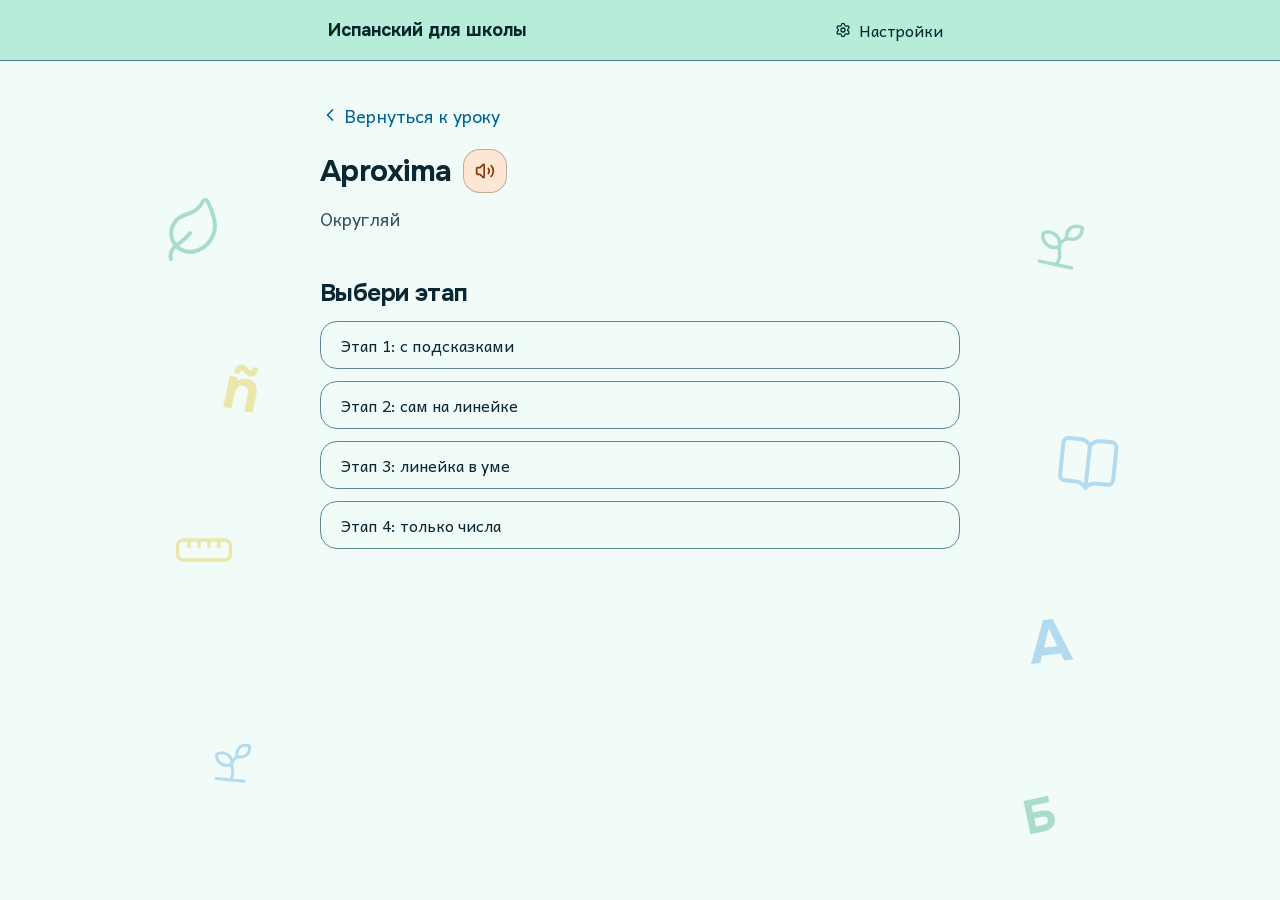
<file: lessons/mathematics/primary-3/rounding/trainers/aproxima/index.html>
<!DOCTYPE html><html lang="ru" class="hvAgPW_variable QjhFyW_variable h-full antialiased"><head><meta charSet="utf-8"/><meta name="viewport" content="width=device-width, initial-scale=1"/><link rel="preload" href="/_next/static/media/01d917b2efda642a-s.p.0y1w0k24nk0rl.woff2" as="font" crossorigin="" type="font/woff2"/><link rel="preload" href="/_next/static/media/22cfad3df91a75de-s.p.1n889avqnjhi6.woff2" as="font" crossorigin="" type="font/woff2"/><link rel="preload" href="/_next/static/media/2609726546c44021-s.p.0for97nelvzih.woff2" as="font" crossorigin="" type="font/woff2"/><link rel="preload" href="/_next/static/media/34cd6fdd12f38344-s.p.2ofosk6fdzx09.woff2" as="font" crossorigin="" type="font/woff2"/><link rel="preload" href="/_next/static/media/5859ad88f2165e9a-s.p.3_3dd6024sn7h.woff2" as="font" crossorigin="" type="font/woff2"/><link rel="preload" href="/_next/static/media/697c41e0a84b4b34-s.p.1nhgtbj7kgj5y.woff2" as="font" crossorigin="" type="font/woff2"/><link rel="preload" href="/_next/static/media/72487292280b0995-s.p.2k182ghahu2cb.woff2" as="font" crossorigin="" type="font/woff2"/><link rel="preload" href="/_next/static/media/77e607c2166f0718-s.p.1uxl6xoda_3z9.woff2" as="font" crossorigin="" type="font/woff2"/><link rel="preload" href="/_next/static/media/a65363fcea33d7b0-s.p.44_a7sgwseblx.woff2" as="font" crossorigin="" type="font/woff2"/><link rel="preload" href="/_next/static/media/c1b9158d725650fc-s.p.0t4d9turf_6_x.woff2" as="font" crossorigin="" type="font/woff2"/><link rel="preload" href="/_next/static/media/c50b0495a1ff0f08-s.p.2sla2yow9-9p_.woff2" as="font" crossorigin="" type="font/woff2"/><link rel="preload" href="/_next/static/media/cbe60d409f866e3e-s.p.43vkazbm8z7tq.woff2" as="font" crossorigin="" type="font/woff2"/><link rel="stylesheet" href="/_next/static/chunks/2q16-3mb7ozzl.css" data-precedence="next"/><link rel="preload" as="script" fetchPriority="low" href="/_next/static/chunks/310vm2bl3xxpt.js"/><script src="/_next/static/chunks/1wnov70f88xjy.js" async=""></script><script src="/_next/static/chunks/39_j1bdzreq0m.js" async=""></script><script src="/_next/static/chunks/0c98xzjfks9hq.js" async=""></script><script src="/_next/static/chunks/turbopack-2u1d16houkiyo.js" async=""></script><script src="/_next/static/chunks/27bezkmr33tms.js" async=""></script><script src="/_next/static/chunks/0-wdsdw-cjsc5.js" async=""></script><script src="/_next/static/chunks/2hqyo1b0eg5l6.js" async=""></script><script src="/_next/static/chunks/39bkrgn9rd_14.js" async=""></script><script src="/_next/static/chunks/1o2ojvn-oj22c.js" async=""></script><script src="/_next/static/chunks/3_t_3kt8ca-1q.js" async=""></script><script src="/_next/static/chunks/1v-juxohv-xav.js" async=""></script><title>Aproxima · Испанский для школы</title><meta name="description" content="Испанский для школы: школьные темы на испанском с переводом на русский и озвучкой терминов."/><link rel="icon" href="/icon.svg?icon.3ne1i7z-tbaxq.svg" sizes="any" type="image/svg+xml"/><meta name="next-size-adjust" content=""/><script>(function () {
  try {
    var stored = JSON.parse(localStorage.getItem("kids-school-trainer.device-settings.v1"));
    var language = stored && stored["supportLanguage"];
    if (["ru"].indexOf(language) === -1) return;
    var root = document.documentElement;
    root.lang = language;
    if (language !== "ru") {
      root.setAttribute("data-language-pending", "");
    }
  } catch (error) {}
})();</script><script src="/_next/static/chunks/0cz1d0mv5g_q7.js" noModule=""></script></head><body class="flex min-h-full flex-col"><div hidden=""><!--$--><!--/$--></div><div aria-hidden="true" data-testid="floating-decorations" class="pointer-events-none fixed inset-0 -z-10 overflow-hidden opacity-60 select-none forced-colors:hidden"><div data-decor="" class="absolute left-[-1.5rem] top-[22%] size-10 lg:left-[calc(50%-21rem-9rem)] lg:size-16 text-decor-1 motion-safe:animate-[decor-float_8s_ease-in-out_infinite]"><svg xmlns="http://www.w3.org/2000/svg" width="24" height="24" viewBox="0 0 24 24" fill="none" stroke="currentColor" stroke-width="1.5" stroke-linecap="round" stroke-linejoin="round" class="lucide lucide-leaf size-full -rotate-12" aria-hidden="true"><path d="M11 20a10 10 0 0010-10 25.9 25.9 0 00-1.04-7.281 1 1 0 00-1.755-.325C15.833 5.5 13 5.5 9.8 6.1A7 7 0 0011 20"></path><path d="M2 21a5 5 0 012.911-4.544C7.613 15.212 8.351 15.24 11 13"></path></svg></div><div data-decor="" class="absolute right-[-1.5rem] top-[48%] size-10 lg:right-[calc(50%-21rem-9rem)] lg:size-16 text-decor-2 motion-safe:animate-[decor-float_10s_ease-in-out_infinite]"><svg xmlns="http://www.w3.org/2000/svg" width="24" height="24" viewBox="0 0 24 24" fill="none" stroke="currentColor" stroke-width="1.5" stroke-linecap="round" stroke-linejoin="round" class="lucide lucide-book-open size-full rotate-6" aria-hidden="true"><path d="M12 5v16"></path><path d="M20.001 19A2 2 0 0022 17V5a2 2 0 00-1.999-2L16 3.002A5 5 0 0012 5a5 5 0 00-4-2H4a2 2 0 00-2 2v12a2 2 0 001.999 2H8a5 5 0 014 2 5 5 0 014-2z"></path></svg></div><div data-decor="" class="absolute hidden lg:block lg:right-[calc(50%-21rem-7rem)] lg:top-[24%] lg:size-14 text-decor-1 motion-safe:animate-[decor-float_7s_ease-in-out_infinite]"><svg xmlns="http://www.w3.org/2000/svg" width="24" height="24" viewBox="0 0 24 24" fill="none" stroke="currentColor" stroke-width="1.5" stroke-linecap="round" stroke-linejoin="round" class="lucide lucide-sprout size-full rotate-12" aria-hidden="true"><path d="M14 9.536V7a4 4 0 0 1 4-4h1.5a.5.5 0 0 1 .5.5V5a4 4 0 0 1-4 4 4 4 0 0 0-4 4c0 2 1 3 1 5a5 5 0 0 1-1 3"></path><path d="M4 9a5 5 0 0 1 8 4 5 5 0 0 1-8-4"></path><path d="M5 21h14"></path></svg></div><div data-decor="" class="absolute hidden lg:block lg:left-[calc(50%-21rem-8rem)] lg:top-[58%] lg:size-14 text-decor-3 motion-safe:animate-[decor-float_9s_ease-in-out_infinite]"><svg xmlns="http://www.w3.org/2000/svg" width="24" height="24" viewBox="0 0 24 24" fill="none" stroke="currentColor" stroke-width="1.5" stroke-linecap="round" stroke-linejoin="round" class="lucide lucide-ruler size-full -rotate-45" aria-hidden="true"><path d="M21.3 15.3a2.4 2.4 0 0 1 0 3.4l-2.6 2.6a2.4 2.4 0 0 1-3.4 0L2.7 8.7a2.41 2.41 0 0 1 0-3.4l2.6-2.6a2.41 2.41 0 0 1 3.4 0Z"></path><path d="m14.5 12.5 2-2"></path><path d="m11.5 9.5 2-2"></path><path d="m8.5 6.5 2-2"></path><path d="m17.5 15.5 2-2"></path></svg></div><div data-decor="" class="absolute hidden lg:block lg:left-[calc(50%-21rem-6rem)] lg:top-[82%] lg:size-12 text-decor-2 motion-safe:animate-[decor-float_6s_ease-in-out_infinite]"><svg xmlns="http://www.w3.org/2000/svg" width="24" height="24" viewBox="0 0 24 24" fill="none" stroke="currentColor" stroke-width="1.5" stroke-linecap="round" stroke-linejoin="round" class="lucide lucide-sprout size-full rotate-6" aria-hidden="true"><path d="M14 9.536V7a4 4 0 0 1 4-4h1.5a.5.5 0 0 1 .5.5V5a4 4 0 0 1-4 4 4 4 0 0 0-4 4c0 2 1 3 1 5a5 5 0 0 1-1 3"></path><path d="M4 9a5 5 0 0 1 8 4 5 5 0 0 1-8-4"></path><path d="M5 21h14"></path></svg></div><div data-decor="" data-letter="ñ" class="absolute left-[-1.25rem] top-[72%] text-5xl lg:left-[calc(50%-21rem-5rem)] lg:top-[40%] lg:text-6xl text-decor-3 motion-safe:animate-[decor-float_9s_ease-in-out_infinite] rotate-12 font-heading leading-none font-bold before:content-[attr(data-letter)]"></div><div data-decor="" data-letter="A" class="absolute hidden lg:block lg:right-[calc(50%-21rem-6rem)] lg:top-[68%] lg:text-6xl text-decor-2 motion-safe:animate-[decor-float_7s_ease-in-out_infinite] -rotate-6 font-heading leading-none font-bold before:content-[attr(data-letter)]"></div><div data-decor="" data-letter="Б" class="absolute hidden lg:block lg:right-[calc(50%-21rem-5rem)] lg:top-[88%] lg:text-5xl text-decor-1 motion-safe:animate-[decor-float_10s_ease-in-out_infinite] -rotate-12 font-heading leading-none font-bold before:content-[attr(data-letter)]"></div></div><header class="border-b border-input bg-header text-header-foreground"><div class="mx-auto flex w-full max-w-2xl items-center justify-between gap-2 px-4 py-2"><a class="inline-flex min-h-11 min-w-11 items-center rounded-md px-2 font-heading text-lg font-bold focus-visible:outline-3 focus-visible:outline-offset-2 focus-visible:outline-foreground" href="/">Испанский для школы</a><button type="button" tabindex="0" data-slot="dialog-trigger" data-base-ui-click-trigger="" id="base-ui-_R_3slb_" aria-haspopup="dialog" aria-expanded="false" class="group/button inline-flex shrink-0 items-center justify-center rounded-xl border border-transparent bg-clip-padding font-medium whitespace-nowrap transition-colors outline-none select-none focus-visible:border-ring focus-visible:ring-3 focus-visible:ring-ring/50 active:not-aria-[haspopup]:translate-y-px disabled:pointer-events-none disabled:opacity-50 data-disabled:cursor-not-allowed data-disabled:border-dashed data-disabled:border-current data-disabled:opacity-50 aria-invalid:border-destructive aria-invalid:ring-3 aria-invalid:ring-destructive/20 dark:aria-invalid:border-destructive/50 dark:aria-invalid:ring-destructive/40 [&amp;_svg]:pointer-events-none [&amp;_svg]:shrink-0 [&amp;_svg:not([class*=&#x27;size-&#x27;])]:size-4 not-data-disabled:hover:bg-muted not-data-disabled:hover:text-foreground aria-expanded:bg-muted aria-expanded:text-foreground h-11 gap-2 px-4 has-data-[icon=inline-end]:pr-3 has-data-[icon=inline-start]:pl-3 min-h-11 min-w-11 text-base"><svg xmlns="http://www.w3.org/2000/svg" width="24" height="24" viewBox="0 0 24 24" fill="none" stroke="currentColor" stroke-width="2" stroke-linecap="round" stroke-linejoin="round" class="lucide lucide-settings" aria-hidden="true"><path d="M9.671 4.136a2.34 2.34 0 0 1 4.659 0 2.34 2.34 0 0 0 3.319 1.915 2.34 2.34 0 0 1 2.33 4.033 2.34 2.34 0 0 0 0 3.831 2.34 2.34 0 0 1-2.33 4.033 2.34 2.34 0 0 0-3.319 1.915 2.34 2.34 0 0 1-4.659 0 2.34 2.34 0 0 0-3.32-1.915 2.34 2.34 0 0 1-2.33-4.033 2.34 2.34 0 0 0 0-3.831A2.34 2.34 0 0 1 6.35 6.051a2.34 2.34 0 0 0 3.319-1.915"></path><circle cx="12" cy="12" r="3"></circle></svg><span class="sr-only sm:not-sr-only">Настройки</span></button></div></header><main class="flex flex-1 flex-col"><div class="mx-auto flex w-full max-w-2xl flex-col gap-8 px-4 pt-8 pb-[calc(2rem+var(--pinned-bottom,0px))] has-data-task-view:lg:max-w-5xl has-data-task-view:pinned:gap-4"><header class="flex flex-col gap-3"><a class="inline-flex min-h-11 items-center gap-1 self-start rounded-lg pr-3 font-medium text-primary underline-offset-4 hover:underline" href="/lessons/mathematics/primary-3/rounding/"><svg xmlns="http://www.w3.org/2000/svg" width="24" height="24" viewBox="0 0 24 24" fill="none" stroke="currentColor" stroke-width="2" stroke-linecap="round" stroke-linejoin="round" class="lucide lucide-chevron-left size-5" aria-hidden="true"><path d="m15 18-6-6 6-6"></path></svg>Вернуться к уроку</a><div class="flex items-center gap-3"><h1 id="_R_lfiv5ubsnpfiutb_" lang="es" class="text-3xl font-bold tracking-tight">Aproxima</h1><span class="relative inline-flex shrink-0"><button type="button" tabindex="0" aria-disabled="false" data-slot="button" aria-describedby="_R_lfiv5ubsnpfiutb_" class="group/button inline-flex shrink-0 items-center justify-center rounded-xl border bg-clip-padding text-base font-medium whitespace-nowrap transition-colors outline-none select-none focus-visible:border-ring focus-visible:ring-3 focus-visible:ring-ring/50 active:not-aria-[haspopup]:translate-y-px disabled:pointer-events-none disabled:opacity-50 data-disabled:cursor-not-allowed data-disabled:border-dashed data-disabled:border-current data-disabled:opacity-50 aria-invalid:border-destructive aria-invalid:ring-3 aria-invalid:ring-destructive/20 dark:aria-invalid:border-destructive/50 dark:aria-invalid:ring-destructive/40 [&amp;_svg]:pointer-events-none [&amp;_svg]:shrink-0 aria-expanded:bg-muted aria-expanded:text-foreground min-w-11 gap-2 px-4 has-data-[icon=inline-end]:pr-3 has-data-[icon=inline-start]:pl-3 size-11 border-term/40 bg-term-soft text-term not-data-disabled:hover:bg-[color-mix(in_oklch,var(--term-soft),black_6%)] not-data-disabled:hover:text-term [&amp;_svg:not([class*=&#x27;size-&#x27;])]:size-5"><svg xmlns="http://www.w3.org/2000/svg" width="24" height="24" viewBox="0 0 24 24" fill="none" stroke="currentColor" stroke-width="2" stroke-linecap="round" stroke-linejoin="round" class="lucide lucide-volume-2" aria-hidden="true"><path d="M11 4.702a.705.705 0 0 0-1.203-.498L6.413 7.587A1.4 1.4 0 0 1 5.416 8H3a1 1 0 0 0-1 1v6a1 1 0 0 0 1 1h2.416a1.4 1.4 0 0 1 .997.413l3.383 3.384A.705.705 0 0 0 11 19.298z"></path><path d="M16 9a5 5 0 0 1 0 6"></path><path d="M19.364 18.364a9 9 0 0 0 0-12.728"></path></svg><span class="sr-only">Послушать</span></button></span></div><p role="status"></p></header><section aria-labelledby="_R_15fiv5ubsnpfiutb_" class="flex flex-col gap-3"><h2 id="_R_15fiv5ubsnpfiutb_" class="font-heading text-2xl font-bold tracking-tight">Выбери этап</h2><ol class="flex flex-col gap-3"><li class="flex"><button type="button" tabindex="0" data-slot="button" class="group/button inline-flex items-center rounded-xl border bg-clip-padding font-medium transition-colors outline-none select-none focus-visible:border-ring focus-visible:ring-3 focus-visible:ring-ring/50 active:not-aria-[haspopup]:translate-y-px disabled:pointer-events-none disabled:opacity-50 data-disabled:cursor-not-allowed data-disabled:border-dashed data-disabled:border-current data-disabled:opacity-50 aria-invalid:border-destructive aria-invalid:ring-3 aria-invalid:ring-destructive/20 dark:aria-invalid:border-destructive/50 dark:aria-invalid:ring-destructive/40 [&amp;_svg]:pointer-events-none [&amp;_svg]:shrink-0 [&amp;_svg:not([class*=&#x27;size-&#x27;])]:size-4 border-border bg-background not-data-disabled:hover:bg-muted not-data-disabled:hover:text-foreground aria-expanded:bg-muted aria-expanded:text-foreground min-w-12 gap-2 px-5 has-data-[icon=inline-end]:pr-4 has-data-[icon=inline-start]:pl-4 h-auto min-h-12 flex-1 justify-start py-2 text-base whitespace-normal">Этап 1: с подсказками</button></li><li class="flex"><button type="button" tabindex="0" data-slot="button" class="group/button inline-flex items-center rounded-xl border bg-clip-padding font-medium transition-colors outline-none select-none focus-visible:border-ring focus-visible:ring-3 focus-visible:ring-ring/50 active:not-aria-[haspopup]:translate-y-px disabled:pointer-events-none disabled:opacity-50 data-disabled:cursor-not-allowed data-disabled:border-dashed data-disabled:border-current data-disabled:opacity-50 aria-invalid:border-destructive aria-invalid:ring-3 aria-invalid:ring-destructive/20 dark:aria-invalid:border-destructive/50 dark:aria-invalid:ring-destructive/40 [&amp;_svg]:pointer-events-none [&amp;_svg]:shrink-0 [&amp;_svg:not([class*=&#x27;size-&#x27;])]:size-4 border-border bg-background not-data-disabled:hover:bg-muted not-data-disabled:hover:text-foreground aria-expanded:bg-muted aria-expanded:text-foreground min-w-12 gap-2 px-5 has-data-[icon=inline-end]:pr-4 has-data-[icon=inline-start]:pl-4 h-auto min-h-12 flex-1 justify-start py-2 text-base whitespace-normal">Этап 2: сам на линейке</button></li><li class="flex"><button type="button" tabindex="0" data-slot="button" class="group/button inline-flex items-center rounded-xl border bg-clip-padding font-medium transition-colors outline-none select-none focus-visible:border-ring focus-visible:ring-3 focus-visible:ring-ring/50 active:not-aria-[haspopup]:translate-y-px disabled:pointer-events-none disabled:opacity-50 data-disabled:cursor-not-allowed data-disabled:border-dashed data-disabled:border-current data-disabled:opacity-50 aria-invalid:border-destructive aria-invalid:ring-3 aria-invalid:ring-destructive/20 dark:aria-invalid:border-destructive/50 dark:aria-invalid:ring-destructive/40 [&amp;_svg]:pointer-events-none [&amp;_svg]:shrink-0 [&amp;_svg:not([class*=&#x27;size-&#x27;])]:size-4 border-border bg-background not-data-disabled:hover:bg-muted not-data-disabled:hover:text-foreground aria-expanded:bg-muted aria-expanded:text-foreground min-w-12 gap-2 px-5 has-data-[icon=inline-end]:pr-4 has-data-[icon=inline-start]:pl-4 h-auto min-h-12 flex-1 justify-start py-2 text-base whitespace-normal">Этап 3: линейка в уме</button></li><li class="flex"><button type="button" tabindex="0" data-slot="button" class="group/button inline-flex items-center rounded-xl border bg-clip-padding font-medium transition-colors outline-none select-none focus-visible:border-ring focus-visible:ring-3 focus-visible:ring-ring/50 active:not-aria-[haspopup]:translate-y-px disabled:pointer-events-none disabled:opacity-50 data-disabled:cursor-not-allowed data-disabled:border-dashed data-disabled:border-current data-disabled:opacity-50 aria-invalid:border-destructive aria-invalid:ring-3 aria-invalid:ring-destructive/20 dark:aria-invalid:border-destructive/50 dark:aria-invalid:ring-destructive/40 [&amp;_svg]:pointer-events-none [&amp;_svg]:shrink-0 [&amp;_svg:not([class*=&#x27;size-&#x27;])]:size-4 border-border bg-background not-data-disabled:hover:bg-muted not-data-disabled:hover:text-foreground aria-expanded:bg-muted aria-expanded:text-foreground min-w-12 gap-2 px-5 has-data-[icon=inline-end]:pr-4 has-data-[icon=inline-start]:pl-4 h-auto min-h-12 flex-1 justify-start py-2 text-base whitespace-normal">Этап 4: только числа</button></li></ol></section></div><!--$--><!--/$--></main><script id="_R_">(globalThis["TURBOPACK"] || (globalThis["TURBOPACK"] = [])).push({"otherChunks":["static/chunks/310vm2bl3xxpt.js","static/chunks/1wnov70f88xjy.js","static/chunks/39_j1bdzreq0m.js","static/chunks/0c98xzjfks9hq.js"],"runtimeModuleIds":[94553]});</script><script src="/_next/static/chunks/310vm2bl3xxpt.js" async=""></script><script>(self.__next_f=self.__next_f||[]).push([0])</script><script>self.__next_f.push([1,"1:\"$Sreact.fragment\"\n2:\"/_next/static/chunks/27bezkmr33tms.js\"\n3:\"/_next/static/chunks/0-wdsdw-cjsc5.js\"\n4:\"/_next/static/chunks/2hqyo1b0eg5l6.js\"\n5:\"/_next/static/chunks/39bkrgn9rd_14.js\"\n6:I[50300,[\"$2\",\"$3\",\"$4\",\"$5\"],\"I18nProvider\"]\n7:I[5014,[\"$2\",\"$3\",\"$4\",\"$5\"],\"default\"]\n1f:I[68027,[\"$2\",\"$3\",\"$4\",\"$5\"],\"default\",1]\n:HL[\"/_next/static/chunks/2q16-3mb7ozzl.css\",\"style\"]\n:HL[\"/_next/static/media/01d917b2efda642a-s.p.0y1w0k24nk0rl.woff2\",\"font\",{\"crossOrigin\":\"\",\"type\":\"font/woff2\"}]\n:HL[\"/_next/static/media/22cfad3df91a75de-s.p.1n889avqnjhi6.woff2\",\"font\",{\"crossOrigin\":\"\",\"type\":\"font/woff2\"}]\n:HL[\"/_next/static/media/2609726546c44021-s.p.0for97nelvzih.woff2\",\"font\",{\"crossOrigin\":\"\",\"type\":\"font/woff2\"}]\n:HL[\"/_next/static/media/34cd6fdd12f38344-s.p.2ofosk6fdzx09.woff2\",\"font\",{\"crossOrigin\":\"\",\"type\":\"font/woff2\"}]\n:HL[\"/_next/static/media/5859ad88f2165e9a-s.p.3_3dd6024sn7h.woff2\",\"font\",{\"crossOrigin\":\"\",\"type\":\"font/woff2\"}]\n:HL[\"/_next/static/media/697c41e0a84b4b34-s.p.1nhgtbj7kgj5y.woff2\",\"font\",{\"crossOrigin\":\"\",\"type\":\"font/woff2\"}]\n:HL[\"/_next/static/media/72487292280b0995-s.p.2k182ghahu2cb.woff2\",\"font\",{\"crossOrigin\":\"\",\"type\":\"font/woff2\"}]\n:HL[\"/_next/static/media/77e607c2166f0718-s.p.1uxl6xoda_3z9.woff2\",\"font\",{\"crossOrigin\":\"\",\"type\":\"font/woff2\"}]\n:HL[\"/_next/static/media/a65363fcea33d7b0-s.p.44_a7sgwseblx.woff2\",\"font\",{\"crossOrigin\":\"\",\"type\":\"font/woff2\"}]\n:HL[\"/_next/static/media/c1b9158d725650fc-s.p.0t4d9turf_6_x.woff2\",\"font\",{\"crossOrigin\":\"\",\"type\":\"font/woff2\"}]\n:HL[\"/_next/static/media/c50b0495a1ff0f08-s.p.2sla2yow9-9p_.woff2\",\"font\",{\"crossOrigin\":\"\",\"type\":\"font/woff2\"}]\n:HL[\"/_next/static/media/cbe60d409f866e3e-s.p.43vkazbm8z7tq.woff2\",\"font\",{\"crossOrigin\":\"\",\"type\":\"font/woff2\"}]\n11:X\n1c:[[\"children\",{\"s\":\"__PAGE__\",\"h\":512,\"d\":{\"r\":\"$L1d\",\"p\":false,\"v\":null}}]]\n1a:[[\"children\",{\"s\":{\"n\":\"trainerId\",\"t\":\"d\",\"k\":\"aproxima\",\"s\":[]},\"h\":66048,\"d\":{\"r\":\"$L1b\",\"p\":false,\"v\":\"$11\"},\"c\":\"$Q1c\"}]]\n18:[[\"children\",{\"s\":\"trainers\",\"h\":131584,\"d\":{\"r\":\"$L19\",\"p\":false,\"v\":\"$11\"},\"c\":\"$Q1a\"}]]\n16:[[\"children\",{\"s\":{\"n\":\"slug\",\"t\":\"d\",\"k\":\"rounding\",\"s\":[]},\"h\":197120,\"d\":{\"r\":\"$L17\",\"p\":false,\"v\":\"$11\"},\"c\":\"$Q18\"}]]\n14:[[\"children\",{\"s\":{\"n\":\"level\",\"t\":\"d\",\"k\":\"primary-3\",\"s\":[]},\"h\":197120,\"d\":{\"r\":\"$L15\",\"p\":false,\"v\":\"$11\"},\"c\":\"$Q16\"}]]\n12:[[\"children\",{\"s\":{\"n\":\"subject\",\"t\":\"d\",\"k\":\"mathematics\",\"s\":[]},\"h\":197120,\"d\":{\"r\":\"$L13\",\"p\":false,\"v\":\"$11\"},\"c\":\"$Q14\"}]]\nf:[[\"children\",{\"s\":\"lessons\",\"h\":131584,\"d\":{\"r\":\"$L10\",\"p\":false,\"v\":\"$11\"},\"c\":\"$Q12\"}]]\n0:{\"P\":null,\"c\":[\"\",\"lessons\",\"mathematics\",\"primary-3\",\"rounding\",\"trainers\",\"aproxima\",\"\"],\"q\":\"\",\"i\":false,\"t\":{\"t\":{\"s\":\"\",\"h\":131600,\"d\":{\"r\":[\"$\",\"$1\",\"c\",{\"children\":[[[\"$\",\"link\",\"0\",{\"rel\":\"stylesheet\",\"href\":\"/_next/static/chunks/2q16-3mb7ozzl.css\",\"precedence\":\"next\",\"crossOrigin\":\"$undefined\",\"nonce\":\"$undefined\"}],[\"$\",\"script\",\"script-0\",{\"src\":\"/_next/static/chunks/27bezkmr33tms.js\",\"async\":true,\"nonce\":\"$undefined\"}],[\"$\",\"script\",\"script-1\",{\"src\":\"/_next/static/chunks/0-wdsdw-cjsc5.js\",\"async\":true,\"nonce\":\"$undefined\"}],[\"$\",\"script\",\"script-2\",{\"src\":\"/_next/static/chunks/2hqyo1b0eg5l6.js\",\"async\":true,\"nonce\":\"$undefined\"}],[\"$\",\"script\",\"script-3\",{\"src\":\"/_next/static/chunks/39bkrgn9rd_14.js\",\"async\":true,\"nonce\":\"$undefined\"}]],[\"$\",\"html\",null,{\"lang\":\"ru\",\"suppressHydrationWarning\":true,\"className\":\"hvAgPW_variable QjhFyW_variable h-full antialiased\",\"children\":[[\"$\",\"head\",null,{\"children\":[\"$\",\"script\",null,{\"dangerouslySetInnerHTML\":{\"__html\":\"(function () {\\n  try {\\n    var stored = JSON.parse(localStorage.getItem(\\\"kids-school-trainer.device-settings.v1\\\"));\\n    var language = stored \u0026\u0026 stored[\\\"supportLanguage\\\"];\\n    if ([\\\"ru\\\"].indexOf(language) === -1) return;\\n    var root = document.documentElement;\\n    root.lang = language;\\n    if (language !== \\\"ru\\\") {\\n      root.setAttribute(\\\"data-language-pending\\\", \\\"\\\");\\n    }\\n  } catch (error) {}\\n})();\"}}]}],[\"$\",\"body\",null,{\"className\":\"flex min-h-full flex-col\",\"children\":[\"$\",\"$L6\",null,{\"i18n\":\"$undefined\",\"children\":[[\"$\",\"div\",null,{\"aria-hidden\":\"true\",\"data-testid\":\"floating-decorations\",\"className\":\"pointer-events-none fixed inset-0 -z-10 overflow-hidden opacity-60 select-none forced-colors:hidden\",\"children\":[[[\"$\",\"div\",\"leaf\",{\"data-decor\":\"\",\"className\":\"absolute left-[-1.5rem] top-[22%] size-10 lg:left-[calc(50%-21rem-9rem)] lg:size-16 text-decor-1 motion-safe:animate-[decor-float_8s_ease-in-out_infinite]\",\"children\":[\"$\",\"$L7\",null,{\"ref\":\"$undefined\",\"icon\":{\"name\":\"leaf\",\"size\":24,\"node\":[[\"path\",{\"d\":\"M11 20a10 10 0 0010-10 25.9 25.9 0 00-1.04-7.281 1 1 0 00-1.755-.325C15.833 5.5 13 5.5 9.8 6.1A7 7 0 0011 20\",\"key\":\"1wjnjv\"}],[\"path\",{\"d\":\"M2 21a5 5 0 012.911-4.544C7.613 15.212 8.351 15.24 11 13\",\"key\":\"c1ejpn\"}]]},\"className\":\"size-full -rotate-12\",\"strokeWidth\":1.5}]}],[\"$\",\"div\",\"book\",{\"data-decor\":\"\",\"className\":\"absolute right-[-1.5rem] top-[48%] size-10 lg:right-[calc(50%-21rem-9rem)] lg:size-16 text-decor-2 motion-safe:animate-[decor-float_10s_ease-in-out_infinite]\",\"children\":[\"$\",\"$L7\",null,{\"ref\":\"$undefined\",\"icon\":{\"name\":\"book-open\",\"size\":24,\"node\":[[\"path\",{\"d\":\"M12 5v16\",\"key\":\"1f6ucr\"}],[\"path\",{\"d\":\"M20.001 19A2 2 0 0022 17V5a2 2 0 00-1.999-2L16 3.002A5 5 0 0012 5a5 5 0 00-4-2H4a2 2 0 00-2 2v12a2 2 0 001.999 2H8a5 5 0 014 2 5 5 0 014-2z\",\"key\":\"1fyvmf\"}]]},\"className\":\"size-full rotate-6\",\"strokeWidth\":1.5}]}],[\"$\",\"div\",\"sprout\",{\"data-decor\":\"\",\"className\":\"absolute hidden lg:block lg:right-[calc(50%-21rem-7rem)] lg:top-[24%] lg:size-14 text-decor-1 motion-safe:animate-[decor-float_7s_ease-in-out_infinite]\",\"children\":[\"$\",\"$L7\",null,{\"ref\":\"$undefined\",\"icon\":{\"name\":\"sprout\",\"size\":24,\"node\":[[\"path\",{\"d\":\"M14 9.536V7a4 4 0 0 1 4-4h1.5a.5.5 0 0 1 .5.5V5a4 4 0 0 1-4 4 4 4 0 0 0-4 4c0 2 1 3 1 5a5 5 0 0 1-1 3\",\"key\":\"139s4v\"}],[\"path\",{\"d\":\"M4 9a5 5 0 0 1 8 4 5 5 0 0 1-8-4\",\"key\":\"1dlkgp\"}],[\"path\",{\"d\":\"M5 21h14\",\"key\":\"11awu3\"}]]},\"className\":\"size-full rotate-12\",\"strokeWidth\":1.5}]}],[\"$\",\"div\",\"ruler\",{\"data-decor\":\"\",\"className\":\"absolute hidden lg:block lg:left-[calc(50%-21rem-8rem)] lg:top-[58%] lg:size-14 text-decor-3 motion-safe:animate-[decor-float_9s_ease-in-out_infinite]\",\"children\":[\"$\",\"$L7\",null,{\"ref\":\"$undefined\",\"icon\":{\"name\":\"ruler\",\"size\":24,\"node\":[[\"path\",{\"d\":\"M21.3 15.3a2.4 2.4 0 0 1 0 3.4l-2.6 2.6a2.4 2.4 0 0 1-3.4 0L2.7 8.7a2.41 2.41 0 0 1 0-3.4l2.6-2.6a2.41 2.41 0 0 1 3.4 0Z\",\"key\":\"icamh8\"}],[\"path\",{\"d\":\"m14.5 12.5 2-2\",\"key\":\"inckbg\"}],[\"path\",{\"d\":\"m11.5 9.5 2-2\",\"key\":\"fmmyf7\"}],[\"path\",{\"d\":\"m8.5 6.5 2-2\",\"key\":\"vc6u1g\"}],[\"path\",{\"d\":\"m17.5 15.5 2-2\",\"key\":\"wo5hmg\"}]]},\"className\":\"size-full -rotate-45\",\"strokeWidth\":1.5}]}],[\"$\",\"div\",\"sprout-low\",{\"data-decor\":\"\",\"className\":\"absolute hidden lg:block lg:left-[calc(50%-21rem-6rem)] lg:top-[82%] lg:size-12 text-decor-2 motion-safe:animate-[decor-float_6s_ease-in-out_infinite]\",\"children\":\"$L8\"}]],[\"$L9\",\"$La\",\"$Lb\"]]}],\"$Lc\",\"$Ld\",\"$Le\"]}]}]]}]]}],\"p\":false,\"v\":null},\"c\":\"$Qf\"},\"h\":{\"r\":\"$L1e\",\"p\":false,\"v\":null}},\"m\":\"$undefined\",\"G\":[\"$1f\",[\"$L20\"]],\"S\":true,\"r\":\"$undefined\",\"s\":\"$undefined\",\"a\":\"$undefined\",\"l\":\"$undefined\",\"p\":\"$undefined\",\"d\":\"$undefined\",\"b\":\"AHsH0ourAg9WToDno5WwH\"}\n21:I[27414,[\"$2\",\"$3\",\"$4\",\"$5\"],\"SiteHeader\"]\n22:I[5050,[\"$2\",\"$3\",\"$4\",\"$5\"],\"SettingsPanel\"]\n23:I[39756,[\"$2\",\"$3\",\"$4\",\"$5\"],\"default\"]\n24:I[37457,[\"$2\",\"$3\",\"$4\",\"$5\"],\"default\"]\n25:\"StopSpeechButton\"\n26:I[30277,[\"$2\",\"$3\",\"$4\",\"$5\"],\"$25\"]\n28:I[97367,[\"$2\",\"$3\",\"$4\",\"$5\"],\"OutletBoundary\"]\n29:\"$Sreact.suspense\"\n2b:\"ViewportBoundary\"\n2c:I[97367,[\"$2\",\"$3\",\"$4\",\"$5\"],\"$2b\"]\n2e:\"MetadataBoundary\"\n2f:I[97367,[\"$2\",\"$3\",\"$4\",\"$5\"],\"$2e\"]\n8:[\"$\",\"$L7\",null,{\"ref\":\"$undefined\",\"icon\":\"$0:t:t:d:r:props:children:1:props:children:1:props:children:props:children:0:props:children:0:2:props:children:props:icon\",\"className\":\"size-full rotate-6\",\"strokeWidth\":1.5}]\n9:[\"$\",\"div\",\"letter-n\",{\"data-decor\":\"\",\"data-letter\":\"ñ\",\"className\":\"absolute left-[-1.25rem] top-[72%] text-5xl lg:left-[calc(50%-21rem-5rem)] lg:top-[40%] lg:text-6xl text-decor-3 motion-safe:animate-[decor-float_9s_ease-in-out_infinite] rotate-12 font-heading leading-none font-bold before:content-[attr(data-letter)]\"}]\na:[\"$\",\"div\",\"letter-a\",{\"data-decor\":\"\",\"data-letter\":\"A\",\"className\":\"absolute hidden lg:block lg:right-[calc(50%-21rem-6rem)] lg:top-[68%] lg:text-6xl text-decor-2 motion-safe:animate-[decor-float_7s_ease-in-out_infinite] -rotate-6 font-heading leading-none font-bold before:content-[attr(data-letter)]\"}]\nb:[\"$\",\"div\",\"letter-b\",{\"data-decor\":\"\",\"data-letter\":\"Б\",\"className\":\"absolute hidden lg:block lg:right-[calc(50%-21rem-5rem)] lg:top-[88%] lg:text-5xl text-decor-1 motion-safe:animate-[decor-float_10s_ease-in-out_infinite] -rotate-12 font-heading leading-none font-bold before:content-[attr(data-letter)]\"}]\nc:[\"$\",\"$L21\",null,{\"actions\":[\"$\",\"$L22\",null,{}]}]\nd:[\"$\",\"main\",null,{\"className\":\"flex flex-1 flex-col\",\"children\":[\"$\",\"$L23\",null,{\"parallelRouterKey\":\"children\",\"error\":\"$undefined\",\"errorStyles\":\"$undefined\",\"errorScripts\":\"$undefined\",\"template\":[\"$\",\"$L24\",null,{}],\"templateStyles\":\"$undefined\",\"templateScripts\":\"$undefined\",\"notFound\":[[[\"$\",\"title\",null,{\"children\":\"404: This page could not be found.\"}],[\"$\",\"div\",null,{\"style\":{\"fontFamily\":\"system-ui,\\\"Segoe UI\\\",Roboto,Helvetica,Arial,sans-serif,\\\"Apple Color Emoji\\\",\\\"Segoe UI Emoji\\\"\",\"height\":\"100vh\",\"textAlign\":\"center\",\"display\":\"flex\",\"flexDirection\":\"column\",\"alignItems\":\"center\",\"justifyContent\":\"center\"},\"children\":[\"$\",\"div\",null,{\"children\":[[\"$\",\"style\",null,{\"dangerouslySetInnerHTML\":{\"__html\":\"body{color:#000;background:#fff;margin:0}.next-error-h1{border-right:1px solid rgba(0,0,0,.3)}@media (prefers-color-scheme:dark){body{color:#fff;background:#000}.next-error-h1{border-right:1px solid rgba(255,255,255,.3)}}\"}}],[\"$\",\"h1\",null,{\"className\":\"next-error-h1\",\"style\":{\"display\":\"inline-block\",\"margin\":\"0 20px 0 0\",\"padding\":\"0 23px 0 0\",\"fontSize\":24,\"fontWeight\":500,\"verticalAlign\":\"top\",\"lineHeight\":\"49px\"},\"children\":404}],[\"$\",\"div\",null,{\"style\":{\"display\":\"inline-block\"},\"children\":[\"$\",\"h2\",null,{\"style\":{\"fontSize\":14,\"fontWeight\":400,\"lineHeight\":\"49px\",\"margin\":0},\"children\":\"This page could not be found.\"}]}]]}]}]],[]],\"forbidden\":\"$undefined\",\"unauthorized\":\"$undefined\"}]}]\ne:[\"$\",\"$L26\",null,{}]\n10:[\"$\",\"$1\",\"c\",{\"children\":[null,[\"$\",\"$L23\",null,{\"parallelRouterKey\":\"children\",\"error\":\"$undefined\",\"errorStyles\":\"$undefined\",\"errorScripts\":\"$undefined\",\"template\":[\"$\",\"$L24\",null,{}],\"templateStyles\":\"$undefined\",\"templateScripts\":\"$undefined\",\"notFound\":\"$undefined\",\"forbidden\":\"$undefined\",\"unauthorized\":\"$undefined\"}]]}]\n13:[\"$\",\"$1\",\"c\",{\"children\":[null,[\"$\",\"$L23\",null,{\"parallelRouterKey\":\"children\",\"error\":\"$undefined\",\"errorStyles\":\"$undefined\",\"errorScripts\":\"$undefined\",\"template\":[\"$\",\"$L24\",null,{}],\"templateStyles\":\"$undefined\",\"templateScripts\":\"$undefined\",\"notFound\":\"$undefined\",\"forbidden\":\"$undefined\",\"unauthorized\":\"$undefined\"}]]}]\n15:[\"$\",\"$1\",\"c\",{\"children\":[null,[\"$\",\"$L23\",null,{\"parallelRouterKey\":\"children\",\"error\":\"$undefined\",\"errorStyles\":\"$undefined\",\"errorScripts\":\"$undefined\",\"template\":[\"$\",\"$L24\",null,{}],\"templateStyles\":\"$undefined\",\"templateScripts\":\"$undefined\",\"notFound\":\"$undefined\",\"forbidden\":\"$undefined\",\"unauthorized\":\"$undefined\"}]]}]\n17:[\"$\",\"$1\",\"c\",{\"children\":[null,[\"$\",\"$L23\",null,{\"parallelRouterKey\":\"children\",\"error\":\"$undefined\",\"errorStyles\":\"$undefined\",\"errorScripts\":\"$undefined\",\"template\":[\"$\",\"$L24\",null,{}],\"templateStyles\":\"$undefined\",\"templateScripts\":\"$undefined\",\"notFound\":\"$undefined\",\"forbidden\":\"$undefined\",\"unauthorized\":\"$undefined\"}]]}]\n19:[\"$\",\"$1\",\"c\",{\"children\":[null,[\"$\",\"$L23\",null,{\"parallelRouterKey\":\"children\",\"error\":\"$undefined\",\"errorStyles\":\"$undefined\",\"errorScripts\":\"$undefined\",\"template\":[\"$\",\"$L24\",null,{}],\"templateStyles\":\"$undefined\",\"templateScripts\":\"$undefined\",\"notFound\":\"$undefined\",\"forbidden\":\"$undefined\",\"unauthorized\":\"$undefined\"}]]}]\n1b:[\"$\",\"$1\",\"c\",{\"children\":[null,[\"$\",\"$L23\",null,{\"parallelRouterKey\":\"children\",\"error\":\"$undefined\",\"errorStyles\":\"$undefined\",\"errorScripts\":\"$undefined\",\"template\":[\"$\",\"$L24\",null,{}],\"templateStyles\":\"$undefined\",\"templateScripts\":\"$undefined\",\"notFound\":\"$undefined\",\"forbidden\":\"$undefined\",\"unauthorized\":\"$undefined\"}]]}]\n1d:[\"$\",\"$1\",\"c\",{\"children\":[\"$L27\",[[\"$\",\"script\",\"script-0\",{\"src\":\"/_next/static/chunks/1o2ojvn-oj22c.js\",\"async\":true,\"nonce\":\"$undefined\"}],[\"$\",\"script\",\"script-1\",{\"src\":\"/_next/static/chunks/3_t_3kt8ca-1q.js\",\"async\":true,\"nonce\":\"$undefined\"}],[\"$\",\"script\",\"script-2\",{\"src\":\"/_next/static/chunks/1v-juxohv-xav.js\",\"async\":true,\"nonce\":\"$undefined\"}]],[\"$\",\"$L28\",null,{\"children\":[\"$\",\"$29\",null,{\"name\":\"Next.MetadataOutlet\",\"children\":\"$@2a\"}]}]]}]\n1e:[\"$\",\"$1\",\"h\",{\"children\":[null,[\"$\",\"$L2c\",null,{\"children\":\"$L2d\"}],[\"$\",\"$L2f\",null,{\"children\":[[\"$\",\"div\",null,{\"hidden\":true,\"children\":[\"$\",\"$29\",null,{\"name\":\"Next.Metadata\",\"children\":\"$L30\"}]}],null]}],[\"$\",\"meta\",null,{\"name\":\"next-size-adjust\",\"content\":\"\"}]]}]\n20:[\"$\",\"link\",\"0\",{\"rel\":\"stylesheet\",\"href\":\"/_next/static/chunks/2q16-3mb7ozzl.css\",\"precedence\":\"next\",\"crossOrigin\":\"$undefined\",\"nonce\":\"$undefined\"}]\n31:\"/_next/static/chunks/1o2ojvn-oj22c.js\"\n32:\"/_next/static/chunks/3_t_3kt8ca-1q.js\"\n33:\"/_next/static/chunks/1v-juxohv-xav.js\"\n34:I[96631,[\"$2\",\"$3\",\"$4\",\"$5\",\"$31\",\"$32\",\"$33\"],\"RoundingTrainer\"]\n11:C\n27:[\"$\",\"$L34\",null,{\"lesson\":{\"subject\":\"mathematics\",\"level\":\"primary-3\",\"slug\":\"rounding\",\"supportLanguages\":[\"ru\"]},\"trainer\":{\"id\":\"aproxima\",\"type\":\"rounding\",\"title\":\"Aproxima\",\"hundreds\":{\"instruction\":\"Aproxima {n} a las centenas.\",\"findHint\":\"Mueve el punto hasta {n}.\",\"line\":{\"label\":\"Número entre {lower} y {upper}\",\"valueText\":\"{n}\",\"found\":\"{n}, tu número\"},\"right\":\"La aproximación de {n} es {result}.\",\"explanation\":{\"ends\":\"{n} está entre {lower} y {upper}.\",\"digit\":{\"below\":\"La cifra de las decenas es {digit}: menor que 5 → la centena menor.\",\"above\":\"La cifra de las decenas es {digit}: 5 o más → la centena mayor.\"},\"middle\":\"Justo en el centro → vamos a la derecha.\",\"result\":\"La aproximación de {n} es {result}.\"},\"mistakes\":{\"otherNeighbour\":\"{answer} es la otra centena. Mira en qué mitad está {n}.\",\"wrongPlace\":\"{answer} es la aproximación a las decenas, pero aquí aproximamos a las centenas.\",\"notRound\":\"La aproximación a las centenas termina en 00.\"}},\"thousands\":{\"instruction\":\"Aproxima {n} a los millares.\",\"findHint\":\"Mueve el punto hasta {n}.\",\"line\":{\"label\":\"Número entre {lower} y {upper}\",\"valueText\":\"{n}\",\"found\":\"{n}, tu número\"},\"right\":\"La aproximación de {n} es {result}.\",\"explanation\":{\"ends\":\"{n} está entre {lower} y {upper}.\",\"digit\":{\"below\":\"La cifra de las centenas es {digit}: menor que 5 → el millar menor.\",\"above\":\"La cifra de las centenas es {digit}: 5 o más → el millar mayor.\"},\"middle\":\"Justo en el centro → vamos a la derecha.\",\"result\":\"La aproximación de {n} es {result}.\"},\"mistakes\":{\"otherNeighbour\":\"{answer} es el otro millar. Mira en qué mitad está {n}.\",\"wrongPlace\":\"{answer} es la aproximación a las centenas, pero aquí aproximamos a los millares.\",\"notRound\":\"La aproximación a los millares termina en 000.\"}}},\"loadTranslation\":\"$undefined\"}]\n2d:[[\"$\",\"meta\",\"0\",{\"charSet\":\"utf-8\"}],[\"$\",\"meta\",\"1\",{\"name\":\"viewport\",\"content\":\"width=device-width, initial-scale=1\"}]]\n35:I[27201,[\"$2\",\"$3\",\"$4\",\"$5\"],\"IconMark\"]\n2a:null\n30:[[\"$\",\"title\",\"0\",{\"children\":\"Aproxima · Испанский для школы\"}],[\"$\",\"meta\",\"1\",{\"name\":\"description\",\"content\":\"Испанский для школы: школьные темы на испанском с переводом на русский и озвучкой терминов.\"}],[\"$\",\"link\",\"2\",{\"rel\":\"icon\",\"href\":\"/icon.svg?icon.3ne1i7z-tbaxq.svg\",\"sizes\":\"any\",\"type\":\"image/svg+xml\"}],[\"$\",\"$L35\",\"3\",{}]]\n"])</script></body></html>
</file>
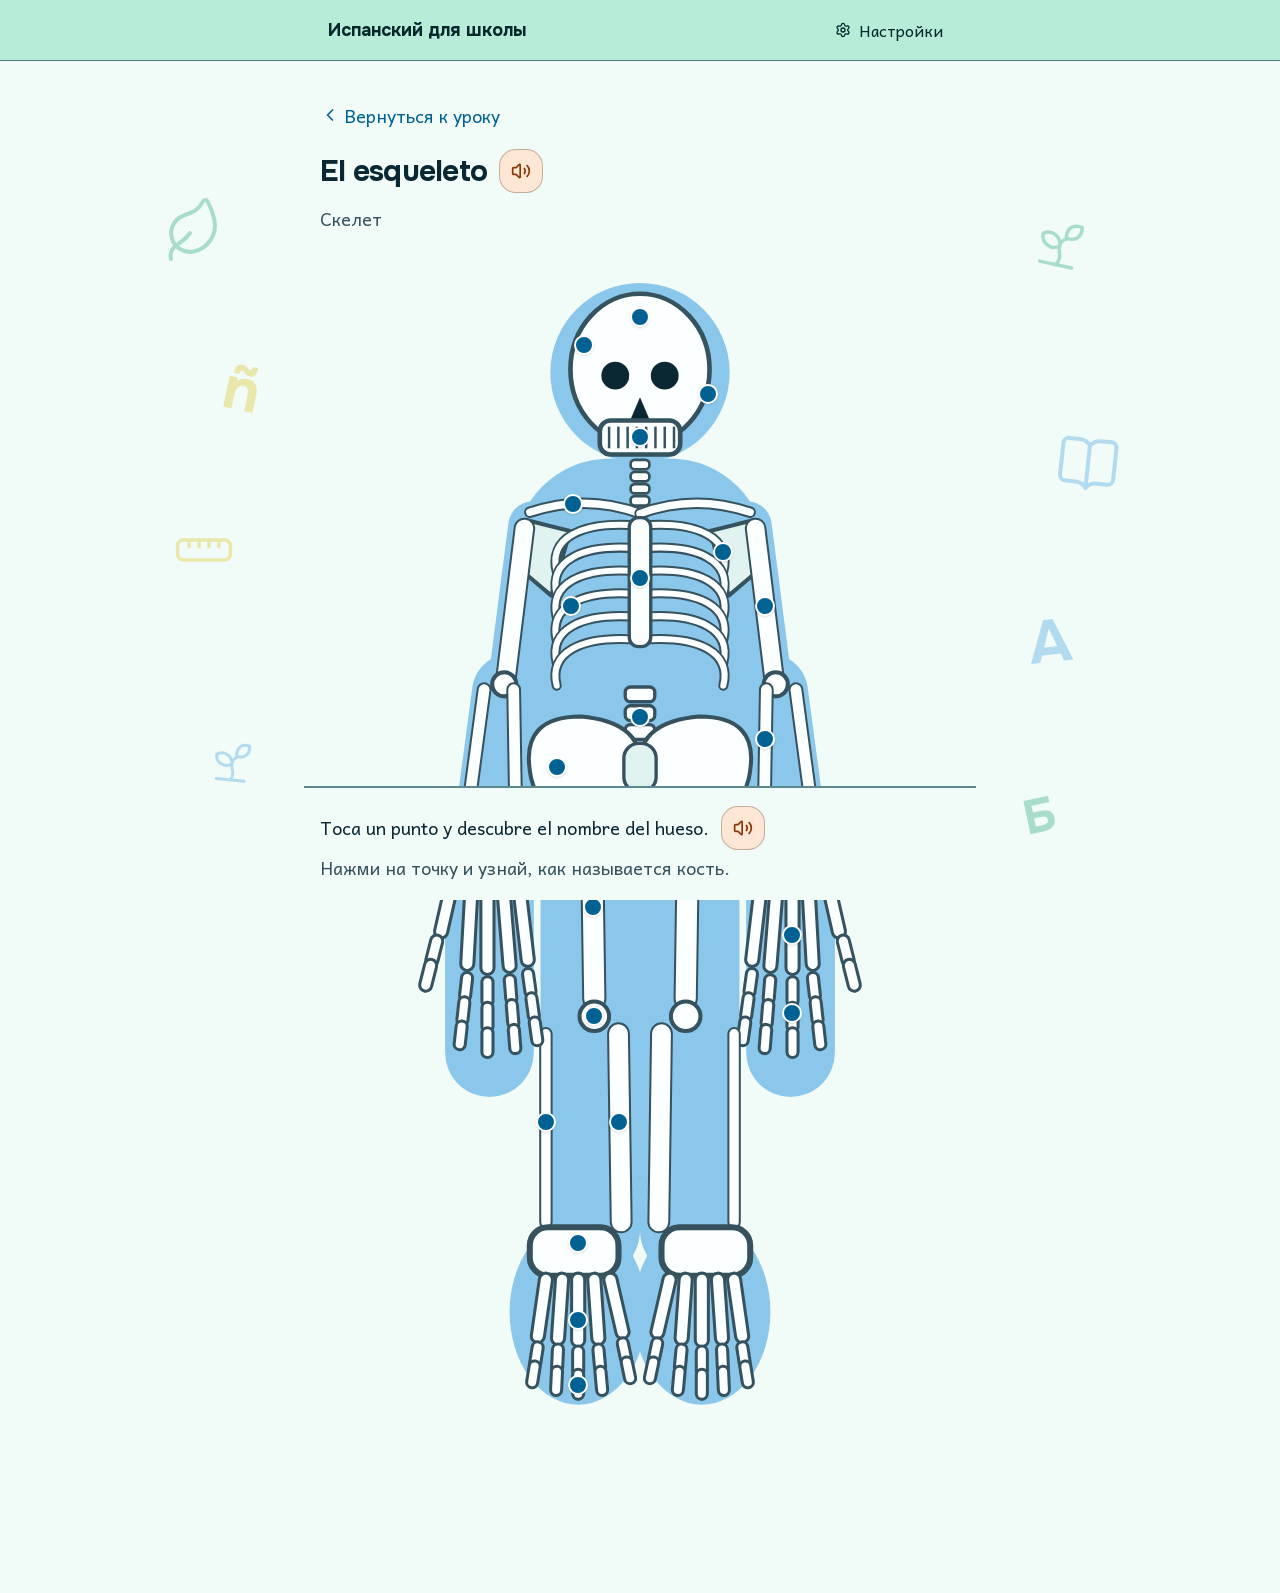
<file: lessons/natural-science/primary-5/skeleton/trainers/skeleton-picture/index.html>
<!DOCTYPE html><html lang="ru" class="hvAgPW_variable QjhFyW_variable h-full antialiased"><head><meta charSet="utf-8"/><meta name="viewport" content="width=device-width, initial-scale=1"/><link rel="preload" href="/_next/static/media/01d917b2efda642a-s.p.0y1w0k24nk0rl.woff2" as="font" crossorigin="" type="font/woff2"/><link rel="preload" href="/_next/static/media/22cfad3df91a75de-s.p.1n889avqnjhi6.woff2" as="font" crossorigin="" type="font/woff2"/><link rel="preload" href="/_next/static/media/2609726546c44021-s.p.0for97nelvzih.woff2" as="font" crossorigin="" type="font/woff2"/><link rel="preload" href="/_next/static/media/34cd6fdd12f38344-s.p.2ofosk6fdzx09.woff2" as="font" crossorigin="" type="font/woff2"/><link rel="preload" href="/_next/static/media/5859ad88f2165e9a-s.p.3_3dd6024sn7h.woff2" as="font" crossorigin="" type="font/woff2"/><link rel="preload" href="/_next/static/media/697c41e0a84b4b34-s.p.1nhgtbj7kgj5y.woff2" as="font" crossorigin="" type="font/woff2"/><link rel="preload" href="/_next/static/media/72487292280b0995-s.p.2k182ghahu2cb.woff2" as="font" crossorigin="" type="font/woff2"/><link rel="preload" href="/_next/static/media/77e607c2166f0718-s.p.1uxl6xoda_3z9.woff2" as="font" crossorigin="" type="font/woff2"/><link rel="preload" href="/_next/static/media/a65363fcea33d7b0-s.p.44_a7sgwseblx.woff2" as="font" crossorigin="" type="font/woff2"/><link rel="preload" href="/_next/static/media/c1b9158d725650fc-s.p.0t4d9turf_6_x.woff2" as="font" crossorigin="" type="font/woff2"/><link rel="preload" href="/_next/static/media/c50b0495a1ff0f08-s.p.2sla2yow9-9p_.woff2" as="font" crossorigin="" type="font/woff2"/><link rel="preload" href="/_next/static/media/cbe60d409f866e3e-s.p.43vkazbm8z7tq.woff2" as="font" crossorigin="" type="font/woff2"/><link rel="stylesheet" href="/_next/static/chunks/2q16-3mb7ozzl.css" data-precedence="next"/><link rel="preload" as="script" fetchPriority="low" href="/_next/static/chunks/310vm2bl3xxpt.js"/><script src="/_next/static/chunks/1wnov70f88xjy.js" async=""></script><script src="/_next/static/chunks/39_j1bdzreq0m.js" async=""></script><script src="/_next/static/chunks/0c98xzjfks9hq.js" async=""></script><script src="/_next/static/chunks/turbopack-2u1d16houkiyo.js" async=""></script><script src="/_next/static/chunks/27bezkmr33tms.js" async=""></script><script src="/_next/static/chunks/0-wdsdw-cjsc5.js" async=""></script><script src="/_next/static/chunks/2hqyo1b0eg5l6.js" async=""></script><script src="/_next/static/chunks/39bkrgn9rd_14.js" async=""></script><script src="/_next/static/chunks/1o2ojvn-oj22c.js" async=""></script><script src="/_next/static/chunks/3_t_3kt8ca-1q.js" async=""></script><script src="/_next/static/chunks/1v-juxohv-xav.js" async=""></script><title>El esqueleto · Испанский для школы</title><meta name="description" content="Испанский для школы: школьные темы на испанском с переводом на русский и озвучкой терминов."/><link rel="icon" href="/icon.svg?icon.3ne1i7z-tbaxq.svg" sizes="any" type="image/svg+xml"/><meta name="next-size-adjust" content=""/><script>(function () {
  try {
    var stored = JSON.parse(localStorage.getItem("kids-school-trainer.device-settings.v1"));
    var language = stored && stored["supportLanguage"];
    if (["ru"].indexOf(language) === -1) return;
    var root = document.documentElement;
    root.lang = language;
    if (language !== "ru") {
      root.setAttribute("data-language-pending", "");
    }
  } catch (error) {}
})();</script><script src="/_next/static/chunks/0cz1d0mv5g_q7.js" noModule=""></script></head><body class="flex min-h-full flex-col"><div hidden=""><!--$--><!--/$--></div><div aria-hidden="true" data-testid="floating-decorations" class="pointer-events-none fixed inset-0 -z-10 overflow-hidden opacity-60 select-none forced-colors:hidden"><div data-decor="" class="absolute left-[-1.5rem] top-[22%] size-10 lg:left-[calc(50%-21rem-9rem)] lg:size-16 text-decor-1 motion-safe:animate-[decor-float_8s_ease-in-out_infinite]"><svg xmlns="http://www.w3.org/2000/svg" width="24" height="24" viewBox="0 0 24 24" fill="none" stroke="currentColor" stroke-width="1.5" stroke-linecap="round" stroke-linejoin="round" class="lucide lucide-leaf size-full -rotate-12" aria-hidden="true"><path d="M11 20a10 10 0 0010-10 25.9 25.9 0 00-1.04-7.281 1 1 0 00-1.755-.325C15.833 5.5 13 5.5 9.8 6.1A7 7 0 0011 20"></path><path d="M2 21a5 5 0 012.911-4.544C7.613 15.212 8.351 15.24 11 13"></path></svg></div><div data-decor="" class="absolute right-[-1.5rem] top-[48%] size-10 lg:right-[calc(50%-21rem-9rem)] lg:size-16 text-decor-2 motion-safe:animate-[decor-float_10s_ease-in-out_infinite]"><svg xmlns="http://www.w3.org/2000/svg" width="24" height="24" viewBox="0 0 24 24" fill="none" stroke="currentColor" stroke-width="1.5" stroke-linecap="round" stroke-linejoin="round" class="lucide lucide-book-open size-full rotate-6" aria-hidden="true"><path d="M12 5v16"></path><path d="M20.001 19A2 2 0 0022 17V5a2 2 0 00-1.999-2L16 3.002A5 5 0 0012 5a5 5 0 00-4-2H4a2 2 0 00-2 2v12a2 2 0 001.999 2H8a5 5 0 014 2 5 5 0 014-2z"></path></svg></div><div data-decor="" class="absolute hidden lg:block lg:right-[calc(50%-21rem-7rem)] lg:top-[24%] lg:size-14 text-decor-1 motion-safe:animate-[decor-float_7s_ease-in-out_infinite]"><svg xmlns="http://www.w3.org/2000/svg" width="24" height="24" viewBox="0 0 24 24" fill="none" stroke="currentColor" stroke-width="1.5" stroke-linecap="round" stroke-linejoin="round" class="lucide lucide-sprout size-full rotate-12" aria-hidden="true"><path d="M14 9.536V7a4 4 0 0 1 4-4h1.5a.5.5 0 0 1 .5.5V5a4 4 0 0 1-4 4 4 4 0 0 0-4 4c0 2 1 3 1 5a5 5 0 0 1-1 3"></path><path d="M4 9a5 5 0 0 1 8 4 5 5 0 0 1-8-4"></path><path d="M5 21h14"></path></svg></div><div data-decor="" class="absolute hidden lg:block lg:left-[calc(50%-21rem-8rem)] lg:top-[58%] lg:size-14 text-decor-3 motion-safe:animate-[decor-float_9s_ease-in-out_infinite]"><svg xmlns="http://www.w3.org/2000/svg" width="24" height="24" viewBox="0 0 24 24" fill="none" stroke="currentColor" stroke-width="1.5" stroke-linecap="round" stroke-linejoin="round" class="lucide lucide-ruler size-full -rotate-45" aria-hidden="true"><path d="M21.3 15.3a2.4 2.4 0 0 1 0 3.4l-2.6 2.6a2.4 2.4 0 0 1-3.4 0L2.7 8.7a2.41 2.41 0 0 1 0-3.4l2.6-2.6a2.41 2.41 0 0 1 3.4 0Z"></path><path d="m14.5 12.5 2-2"></path><path d="m11.5 9.5 2-2"></path><path d="m8.5 6.5 2-2"></path><path d="m17.5 15.5 2-2"></path></svg></div><div data-decor="" class="absolute hidden lg:block lg:left-[calc(50%-21rem-6rem)] lg:top-[82%] lg:size-12 text-decor-2 motion-safe:animate-[decor-float_6s_ease-in-out_infinite]"><svg xmlns="http://www.w3.org/2000/svg" width="24" height="24" viewBox="0 0 24 24" fill="none" stroke="currentColor" stroke-width="1.5" stroke-linecap="round" stroke-linejoin="round" class="lucide lucide-sprout size-full rotate-6" aria-hidden="true"><path d="M14 9.536V7a4 4 0 0 1 4-4h1.5a.5.5 0 0 1 .5.5V5a4 4 0 0 1-4 4 4 4 0 0 0-4 4c0 2 1 3 1 5a5 5 0 0 1-1 3"></path><path d="M4 9a5 5 0 0 1 8 4 5 5 0 0 1-8-4"></path><path d="M5 21h14"></path></svg></div><div data-decor="" data-letter="ñ" class="absolute left-[-1.25rem] top-[72%] text-5xl lg:left-[calc(50%-21rem-5rem)] lg:top-[40%] lg:text-6xl text-decor-3 motion-safe:animate-[decor-float_9s_ease-in-out_infinite] rotate-12 font-heading leading-none font-bold before:content-[attr(data-letter)]"></div><div data-decor="" data-letter="A" class="absolute hidden lg:block lg:right-[calc(50%-21rem-6rem)] lg:top-[68%] lg:text-6xl text-decor-2 motion-safe:animate-[decor-float_7s_ease-in-out_infinite] -rotate-6 font-heading leading-none font-bold before:content-[attr(data-letter)]"></div><div data-decor="" data-letter="Б" class="absolute hidden lg:block lg:right-[calc(50%-21rem-5rem)] lg:top-[88%] lg:text-5xl text-decor-1 motion-safe:animate-[decor-float_10s_ease-in-out_infinite] -rotate-12 font-heading leading-none font-bold before:content-[attr(data-letter)]"></div></div><header class="border-b border-input bg-header text-header-foreground"><div class="mx-auto flex w-full max-w-2xl items-center justify-between gap-2 px-4 py-2"><a class="inline-flex min-h-11 min-w-11 items-center rounded-md px-2 font-heading text-lg font-bold focus-visible:outline-3 focus-visible:outline-offset-2 focus-visible:outline-foreground" href="/">Испанский для школы</a><button type="button" tabindex="0" data-slot="dialog-trigger" data-base-ui-click-trigger="" id="base-ui-_R_3slb_" aria-haspopup="dialog" aria-expanded="false" class="group/button inline-flex shrink-0 items-center justify-center rounded-xl border border-transparent bg-clip-padding font-medium whitespace-nowrap transition-colors outline-none select-none focus-visible:border-ring focus-visible:ring-3 focus-visible:ring-ring/50 active:not-aria-[haspopup]:translate-y-px disabled:pointer-events-none disabled:opacity-50 data-disabled:cursor-not-allowed data-disabled:border-dashed data-disabled:border-current data-disabled:opacity-50 aria-invalid:border-destructive aria-invalid:ring-3 aria-invalid:ring-destructive/20 dark:aria-invalid:border-destructive/50 dark:aria-invalid:ring-destructive/40 [&amp;_svg]:pointer-events-none [&amp;_svg]:shrink-0 [&amp;_svg:not([class*=&#x27;size-&#x27;])]:size-4 not-data-disabled:hover:bg-muted not-data-disabled:hover:text-foreground aria-expanded:bg-muted aria-expanded:text-foreground h-11 gap-2 px-4 has-data-[icon=inline-end]:pr-3 has-data-[icon=inline-start]:pl-3 min-h-11 min-w-11 text-base"><svg xmlns="http://www.w3.org/2000/svg" width="24" height="24" viewBox="0 0 24 24" fill="none" stroke="currentColor" stroke-width="2" stroke-linecap="round" stroke-linejoin="round" class="lucide lucide-settings" aria-hidden="true"><path d="M9.671 4.136a2.34 2.34 0 0 1 4.659 0 2.34 2.34 0 0 0 3.319 1.915 2.34 2.34 0 0 1 2.33 4.033 2.34 2.34 0 0 0 0 3.831 2.34 2.34 0 0 1-2.33 4.033 2.34 2.34 0 0 0-3.319 1.915 2.34 2.34 0 0 1-4.659 0 2.34 2.34 0 0 0-3.32-1.915 2.34 2.34 0 0 1-2.33-4.033 2.34 2.34 0 0 0 0-3.831A2.34 2.34 0 0 1 6.35 6.051a2.34 2.34 0 0 0 3.319-1.915"></path><circle cx="12" cy="12" r="3"></circle></svg><span class="sr-only sm:not-sr-only">Настройки</span></button></div></header><main class="flex flex-1 flex-col"><div class="mx-auto flex w-full max-w-2xl flex-col gap-6 px-4 pt-8 pb-[calc(2rem+var(--pinned-bottom,0px))]"><header class="flex flex-col gap-3"><a class="inline-flex min-h-11 items-center gap-1 self-start rounded-lg pr-3 font-medium text-primary underline-offset-4 hover:underline" href="/lessons/natural-science/primary-5/skeleton/"><svg xmlns="http://www.w3.org/2000/svg" width="24" height="24" viewBox="0 0 24 24" fill="none" stroke="currentColor" stroke-width="2" stroke-linecap="round" stroke-linejoin="round" class="lucide lucide-chevron-left size-5" aria-hidden="true"><path d="m15 18-6-6 6-6"></path></svg>Вернуться к уроку</a><div class="flex items-center gap-3"><h1 id="_R_lfiv5ubsnpfiutb_" lang="es" class="text-3xl font-bold tracking-tight">El esqueleto</h1><span class="relative inline-flex shrink-0"><button type="button" tabindex="0" aria-disabled="false" data-slot="button" aria-describedby="_R_lfiv5ubsnpfiutb_" class="group/button inline-flex shrink-0 items-center justify-center rounded-xl border bg-clip-padding text-base font-medium whitespace-nowrap transition-colors outline-none select-none focus-visible:border-ring focus-visible:ring-3 focus-visible:ring-ring/50 active:not-aria-[haspopup]:translate-y-px disabled:pointer-events-none disabled:opacity-50 data-disabled:cursor-not-allowed data-disabled:border-dashed data-disabled:border-current data-disabled:opacity-50 aria-invalid:border-destructive aria-invalid:ring-3 aria-invalid:ring-destructive/20 dark:aria-invalid:border-destructive/50 dark:aria-invalid:ring-destructive/40 [&amp;_svg]:pointer-events-none [&amp;_svg]:shrink-0 aria-expanded:bg-muted aria-expanded:text-foreground min-w-11 gap-2 px-4 has-data-[icon=inline-end]:pr-3 has-data-[icon=inline-start]:pl-3 size-11 border-term/40 bg-term-soft text-term not-data-disabled:hover:bg-[color-mix(in_oklch,var(--term-soft),black_6%)] not-data-disabled:hover:text-term [&amp;_svg:not([class*=&#x27;size-&#x27;])]:size-5"><svg xmlns="http://www.w3.org/2000/svg" width="24" height="24" viewBox="0 0 24 24" fill="none" stroke="currentColor" stroke-width="2" stroke-linecap="round" stroke-linejoin="round" class="lucide lucide-volume-2" aria-hidden="true"><path d="M11 4.702a.705.705 0 0 0-1.203-.498L6.413 7.587A1.4 1.4 0 0 1 5.416 8H3a1 1 0 0 0-1 1v6a1 1 0 0 0 1 1h2.416a1.4 1.4 0 0 1 .997.413l3.383 3.384A.705.705 0 0 0 11 19.298z"></path><path d="M16 9a5 5 0 0 1 0 6"></path><path d="M19.364 18.364a9 9 0 0 0 0-12.728"></path></svg><span class="sr-only">Послушать</span></button></span></div><p role="status"></p></header><div class="relative mx-auto w-full max-w-md"><svg viewBox="0 0 400 1030" aria-hidden="true" focusable="false" class="block h-auto w-full"><g transform="translate(-40 18) scale(1.2)"><g transform="translate(200 123) scale(1.15) translate(-200 -123)"><circle cx="200" cy="70" r="58" class="fill-decor-2"></circle></g><rect x="106" y="126" width="188" height="290" rx="72" class="fill-decor-2"></rect><g><line x1="280" y1="176" x2="296" y2="300" stroke-width="36" stroke-linecap="round" class="stroke-decor-2"></line><line x1="296" y1="300" x2="312" y2="420" stroke-width="58" stroke-linecap="round" class="stroke-decor-2"></line><g transform="translate(312 418) scale(1.5) translate(-312 -418)"><line x1="312" y1="420" x2="312" y2="518" stroke-width="44" stroke-linecap="round" class="stroke-decor-2"></line></g><line x1="163" y1="392" x2="163" y2="700" stroke-width="74" stroke-linecap="round" class="stroke-decor-2"></line><g transform="translate(-12 0) translate(166 698) scale(1.5) translate(-166 -698)"><ellipse cx="166" cy="740" rx="34" ry="46" class="fill-decor-2"></ellipse></g></g><g transform="translate(400 0) scale(-1 1)"><line x1="280" y1="176" x2="296" y2="300" stroke-width="36" stroke-linecap="round" class="stroke-decor-2"></line><line x1="296" y1="300" x2="312" y2="420" stroke-width="58" stroke-linecap="round" class="stroke-decor-2"></line><g transform="translate(312 418) scale(1.5) translate(-312 -418)"><line x1="312" y1="420" x2="312" y2="518" stroke-width="44" stroke-linecap="round" class="stroke-decor-2"></line></g><line x1="163" y1="392" x2="163" y2="700" stroke-width="74" stroke-linecap="round" class="stroke-decor-2"></line><g transform="translate(-12 0) translate(166 698) scale(1.5) translate(-166 -698)"><ellipse cx="166" cy="740" rx="34" ry="46" class="fill-decor-2"></ellipse></g></g><rect x="193" y="127" width="14" height="7" rx="3" stroke-width="2" class="fill-card stroke-muted-foreground"></rect><rect x="193" y="136" width="14" height="7" rx="3" stroke-width="2" class="fill-card stroke-muted-foreground"></rect><rect x="193" y="145" width="14" height="7" rx="3" stroke-width="2" class="fill-card stroke-muted-foreground"></rect><rect x="193" y="154" width="14" height="7" rx="3" stroke-width="2" class="fill-card stroke-muted-foreground"></rect><g><polygon points="284,172 252,180 266,228 292,206" stroke-width="3" stroke-linejoin="round" class="fill-muted stroke-muted-foreground"></polygon></g><g transform="translate(400 0) scale(-1 1)"><polygon points="284,172 252,180 266,228 292,206" stroke-width="3" stroke-linejoin="round" class="fill-muted stroke-muted-foreground"></polygon></g><g><path d="M200 176 C 245 172 268 186 262 210" fill="none" stroke-width="7.5" stroke-linecap="round" class="stroke-muted-foreground"></path><path d="M200 176 C 245 172 268 186 262 210" fill="none" stroke-width="4.5" stroke-linecap="round" class="stroke-card"></path></g><g transform="translate(400 0) scale(-1 1)"><path d="M200 176 C 245 172 268 186 262 210" fill="none" stroke-width="7.5" stroke-linecap="round" class="stroke-muted-foreground"></path><path d="M200 176 C 245 172 268 186 262 210" fill="none" stroke-width="4.5" stroke-linecap="round" class="stroke-card"></path></g><g><path d="M200 193 C 245 189 268 203 262 227" fill="none" stroke-width="7.5" stroke-linecap="round" class="stroke-muted-foreground"></path><path d="M200 193 C 245 189 268 203 262 227" fill="none" stroke-width="4.5" stroke-linecap="round" class="stroke-card"></path></g><g transform="translate(400 0) scale(-1 1)"><path d="M200 193 C 245 189 268 203 262 227" fill="none" stroke-width="7.5" stroke-linecap="round" class="stroke-muted-foreground"></path><path d="M200 193 C 245 189 268 203 262 227" fill="none" stroke-width="4.5" stroke-linecap="round" class="stroke-card"></path></g><g><path d="M200 210 C 245 206 268 220 262 244" fill="none" stroke-width="7.5" stroke-linecap="round" class="stroke-muted-foreground"></path><path d="M200 210 C 245 206 268 220 262 244" fill="none" stroke-width="4.5" stroke-linecap="round" class="stroke-card"></path></g><g transform="translate(400 0) scale(-1 1)"><path d="M200 210 C 245 206 268 220 262 244" fill="none" stroke-width="7.5" stroke-linecap="round" class="stroke-muted-foreground"></path><path d="M200 210 C 245 206 268 220 262 244" fill="none" stroke-width="4.5" stroke-linecap="round" class="stroke-card"></path></g><g><path d="M200 227 C 245 223 268 237 262 261" fill="none" stroke-width="7.5" stroke-linecap="round" class="stroke-muted-foreground"></path><path d="M200 227 C 245 223 268 237 262 261" fill="none" stroke-width="4.5" stroke-linecap="round" class="stroke-card"></path></g><g transform="translate(400 0) scale(-1 1)"><path d="M200 227 C 245 223 268 237 262 261" fill="none" stroke-width="7.5" stroke-linecap="round" class="stroke-muted-foreground"></path><path d="M200 227 C 245 223 268 237 262 261" fill="none" stroke-width="4.5" stroke-linecap="round" class="stroke-card"></path></g><g><path d="M200 244 C 245 240 268 254 262 278" fill="none" stroke-width="7.5" stroke-linecap="round" class="stroke-muted-foreground"></path><path d="M200 244 C 245 240 268 254 262 278" fill="none" stroke-width="4.5" stroke-linecap="round" class="stroke-card"></path></g><g transform="translate(400 0) scale(-1 1)"><path d="M200 244 C 245 240 268 254 262 278" fill="none" stroke-width="7.5" stroke-linecap="round" class="stroke-muted-foreground"></path><path d="M200 244 C 245 240 268 254 262 278" fill="none" stroke-width="4.5" stroke-linecap="round" class="stroke-card"></path></g><g><path d="M200 261 C 245 257 268 271 262 295" fill="none" stroke-width="7.5" stroke-linecap="round" class="stroke-muted-foreground"></path><path d="M200 261 C 245 257 268 271 262 295" fill="none" stroke-width="4.5" stroke-linecap="round" class="stroke-card"></path></g><g transform="translate(400 0) scale(-1 1)"><path d="M200 261 C 245 257 268 271 262 295" fill="none" stroke-width="7.5" stroke-linecap="round" class="stroke-muted-foreground"></path><path d="M200 261 C 245 257 268 271 262 295" fill="none" stroke-width="4.5" stroke-linecap="round" class="stroke-card"></path></g><g><path d="M200 167 Q 160 152 118 166" fill="none" stroke-width="8.5" stroke-linecap="round" class="stroke-muted-foreground"></path><path d="M200 167 Q 160 152 118 166" fill="none" stroke-width="5.5" stroke-linecap="round" class="stroke-card"></path></g><g transform="translate(400 0) scale(-1 1)"><path d="M200 167 Q 160 152 118 166" fill="none" stroke-width="8.5" stroke-linecap="round" class="stroke-muted-foreground"></path><path d="M200 167 Q 160 152 118 166" fill="none" stroke-width="5.5" stroke-linecap="round" class="stroke-card"></path></g><rect x="192" y="170" width="16" height="96" rx="7" stroke-width="2.5" class="fill-card stroke-muted-foreground"></rect><rect x="189" y="296" width="22" height="11" rx="4" stroke-width="2.5" class="fill-card stroke-muted-foreground"></rect><rect x="189" y="310" width="22" height="11" rx="4" stroke-width="2.5" class="fill-card stroke-muted-foreground"></rect><rect x="189" y="324" width="22" height="11" rx="4" stroke-width="2.5" class="fill-card stroke-muted-foreground"></rect><g><path d="M200 352 Q200 322 156 318 Q112 318 118 358 Q122 392 160 398 Q190 398 200 378 Z" stroke-width="3" stroke-linejoin="round" class="fill-card stroke-muted-foreground"></path></g><g transform="translate(400 0) scale(-1 1)"><path d="M200 352 Q200 322 156 318 Q112 318 118 358 Q122 392 160 398 Q190 398 200 378 Z" stroke-width="3" stroke-linejoin="round" class="fill-card stroke-muted-foreground"></path></g><rect x="188" y="338" width="24" height="36" rx="11" stroke-width="2.5" class="fill-muted stroke-muted-foreground"></rect><g transform="translate(200 123) scale(1.15) translate(-200 -123)"><ellipse cx="200" cy="68" rx="45" ry="49" stroke-width="3" class="fill-card stroke-muted-foreground"></ellipse><circle cx="184" cy="72" r="9" class="fill-foreground"></circle><circle cx="216" cy="72" r="9" class="fill-foreground"></circle><path d="M200 86 L194 100 L206 100 Z" class="fill-foreground"></path><rect x="174" y="101" width="52" height="22" rx="7" stroke-width="3" class="fill-card stroke-muted-foreground"></rect><line x1="180" y1="105" x2="180" y2="119" stroke-width="1.6" class="stroke-muted-foreground"></line><line x1="186" y1="105" x2="186" y2="119" stroke-width="1.6" class="stroke-muted-foreground"></line><line x1="192" y1="105" x2="192" y2="119" stroke-width="1.6" class="stroke-muted-foreground"></line><line x1="198" y1="105" x2="198" y2="119" stroke-width="1.6" class="stroke-muted-foreground"></line><line x1="204" y1="105" x2="204" y2="119" stroke-width="1.6" class="stroke-muted-foreground"></line><line x1="210" y1="105" x2="210" y2="119" stroke-width="1.6" class="stroke-muted-foreground"></line><line x1="216" y1="105" x2="216" y2="119" stroke-width="1.6" class="stroke-muted-foreground"></line><line x1="222" y1="105" x2="222" y2="119" stroke-width="1.6" class="stroke-muted-foreground"></line></g><g><path d="M286 178 L300 292" fill="none" stroke-width="16" stroke-linecap="round" class="stroke-muted-foreground"></path><path d="M286 178 L300 292" fill="none" stroke-width="13" stroke-linecap="round" class="stroke-card"></path><circle cx="301" cy="294" r="9" stroke-width="3" class="fill-card stroke-muted-foreground"></circle><path d="M294 298 L292 418" fill="none" stroke-width="11" stroke-linecap="round" class="stroke-muted-foreground"></path><path d="M294 298 L292 418" fill="none" stroke-width="8" stroke-linecap="round" class="stroke-card"></path><path d="M316 298 L332 418" fill="none" stroke-width="11" stroke-linecap="round" class="stroke-muted-foreground"></path><path d="M316 298 L332 418" fill="none" stroke-width="8" stroke-linecap="round" class="stroke-card"></path><g transform="translate(312 418) scale(1.5) translate(-312 -418)"><rect x="290" y="420" width="44" height="16" rx="7" stroke-width="3" class="fill-card stroke-muted-foreground"></rect><path d="M297 438 L293 472" fill="none" stroke-width="8" stroke-linecap="round" class="stroke-muted-foreground"></path><path d="M297 438 L293 472" fill="none" stroke-width="5" stroke-linecap="round" class="stroke-card"></path><path d="M305 438 L302 475" fill="none" stroke-width="8" stroke-linecap="round" class="stroke-muted-foreground"></path><path d="M305 438 L302 475" fill="none" stroke-width="5" stroke-linecap="round" class="stroke-card"></path><path d="M313 438 L313 476" fill="none" stroke-width="8" stroke-linecap="round" class="stroke-muted-foreground"></path><path d="M313 438 L313 476" fill="none" stroke-width="5" stroke-linecap="round" class="stroke-card"></path><path d="M321 438 L323 474" fill="none" stroke-width="8" stroke-linecap="round" class="stroke-muted-foreground"></path><path d="M321 438 L323 474" fill="none" stroke-width="5" stroke-linecap="round" class="stroke-card"></path><path d="M331 436 L336 458" fill="none" stroke-width="8" stroke-linecap="round" class="stroke-muted-foreground"></path><path d="M331 436 L336 458" fill="none" stroke-width="5" stroke-linecap="round" class="stroke-card"></path><path d="M292.85 479.08 L291.6333333333333 487.84" fill="none" stroke-width="7" stroke-linecap="round" class="stroke-muted-foreground"></path><path d="M292.85 479.08 L291.6333333333333 487.84" fill="none" stroke-width="4" stroke-linecap="round" class="stroke-card"></path><path d="M291.18333333333334 491.08 L289.96666666666664 499.84" fill="none" stroke-width="7" stroke-linecap="round" class="stroke-muted-foreground"></path><path d="M291.18333333333334 491.08 L289.96666666666664 499.84" fill="none" stroke-width="4" stroke-linecap="round" class="stroke-card"></path><path d="M289.51666666666665 503.08 L288.3 511.84" fill="none" stroke-width="7" stroke-linecap="round" class="stroke-muted-foreground"></path><path d="M289.51666666666665 503.08 L288.3 511.84" fill="none" stroke-width="4" stroke-linecap="round" class="stroke-card"></path><path d="M301.91 482.11 L301.18 491.11333333333334" fill="none" stroke-width="7" stroke-linecap="round" class="stroke-muted-foreground"></path><path d="M301.91 482.11 L301.18 491.11333333333334" fill="none" stroke-width="4" stroke-linecap="round" class="stroke-card"></path><path d="M300.91 494.4433333333333 L300.18 503.44666666666666" fill="none" stroke-width="7" stroke-linecap="round" class="stroke-muted-foreground"></path><path d="M300.91 494.4433333333333 L300.18 503.44666666666666" fill="none" stroke-width="4" stroke-linecap="round" class="stroke-card"></path><path d="M299.91 506.77666666666664 L299.18 515.78" fill="none" stroke-width="7" stroke-linecap="round" class="stroke-muted-foreground"></path><path d="M299.91 506.77666666666664 L299.18 515.78" fill="none" stroke-width="4" stroke-linecap="round" class="stroke-card"></path><path d="M313 483.14 L313 492.38666666666666" fill="none" stroke-width="7" stroke-linecap="round" class="stroke-muted-foreground"></path><path d="M313 483.14 L313 492.38666666666666" fill="none" stroke-width="4" stroke-linecap="round" class="stroke-card"></path><path d="M313 495.8066666666667 L313 505.05333333333334" fill="none" stroke-width="7" stroke-linecap="round" class="stroke-muted-foreground"></path><path d="M313 495.8066666666667 L313 505.05333333333334" fill="none" stroke-width="4" stroke-linecap="round" class="stroke-card"></path><path d="M313 508.47333333333336 L313 517.72" fill="none" stroke-width="7" stroke-linecap="round" class="stroke-muted-foreground"></path><path d="M313 508.47333333333336 L313 517.72" fill="none" stroke-width="4" stroke-linecap="round" class="stroke-card"></path><path d="M323.12 481.08 L324.0933333333333 489.84" fill="none" stroke-width="7" stroke-linecap="round" class="stroke-muted-foreground"></path><path d="M323.12 481.08 L324.0933333333333 489.84" fill="none" stroke-width="4" stroke-linecap="round" class="stroke-card"></path><path d="M324.4533333333333 493.08 L325.4266666666667 501.84" fill="none" stroke-width="7" stroke-linecap="round" class="stroke-muted-foreground"></path><path d="M324.4533333333333 493.08 L325.4266666666667 501.84" fill="none" stroke-width="4" stroke-linecap="round" class="stroke-card"></path><path d="M325.7866666666667 505.08 L326.76 513.84" fill="none" stroke-width="7" stroke-linecap="round" class="stroke-muted-foreground"></path><path d="M325.7866666666667 505.08 L326.76 513.84" fill="none" stroke-width="4" stroke-linecap="round" class="stroke-card"></path><path d="M338.18 462.72 L340.64 472.56" fill="none" stroke-width="7.5" stroke-linecap="round" class="stroke-muted-foreground"></path><path d="M338.18 462.72 L340.64 472.56" fill="none" stroke-width="4.5" stroke-linecap="round" class="stroke-card"></path><path d="M341.18 474.72 L343.64 484.56" fill="none" stroke-width="7.5" stroke-linecap="round" class="stroke-muted-foreground"></path><path d="M341.18 474.72 L343.64 484.56" fill="none" stroke-width="4.5" stroke-linecap="round" class="stroke-card"></path></g><path d="M164 392 L166 528" fill="none" stroke-width="18" stroke-linecap="round" class="stroke-muted-foreground"></path><path d="M164 392 L166 528" fill="none" stroke-width="15" stroke-linecap="round" class="stroke-card"></path><circle cx="166" cy="541" r="11" stroke-width="3" class="fill-card stroke-muted-foreground"></circle><path d="M184 554 L186 694" fill="none" stroke-width="17" stroke-linecap="round" class="stroke-muted-foreground"></path><path d="M184 554 L186 694" fill="none" stroke-width="14" stroke-linecap="round" class="stroke-card"></path><path d="M130 554 L130 694" fill="none" stroke-width="10" stroke-linecap="round" class="stroke-muted-foreground"></path><path d="M130 554 L130 694" fill="none" stroke-width="7" stroke-linecap="round" class="stroke-card"></path><g transform="translate(-12 0) translate(166 698) scale(1.5) translate(-166 -698)"><rect x="142" y="698" width="44" height="24" rx="9" stroke-width="3" class="fill-card stroke-muted-foreground"></rect><path d="M150 724 L146 752" fill="none" stroke-width="8" stroke-linecap="round" class="stroke-muted-foreground"></path><path d="M150 724 L146 752" fill="none" stroke-width="5" stroke-linecap="round" class="stroke-card"></path><path d="M158 724 L156 753" fill="none" stroke-width="8" stroke-linecap="round" class="stroke-muted-foreground"></path><path d="M158 724 L156 753" fill="none" stroke-width="5" stroke-linecap="round" class="stroke-card"></path><path d="M166 724 L166 754" fill="none" stroke-width="8" stroke-linecap="round" class="stroke-muted-foreground"></path><path d="M166 724 L166 754" fill="none" stroke-width="5" stroke-linecap="round" class="stroke-card"></path><path d="M174 724 L176 753" fill="none" stroke-width="8" stroke-linecap="round" class="stroke-muted-foreground"></path><path d="M174 724 L176 753" fill="none" stroke-width="5" stroke-linecap="round" class="stroke-card"></path><path d="M182 724 L188 750" fill="none" stroke-width="8" stroke-linecap="round" class="stroke-muted-foreground"></path><path d="M182 724 L188 750" fill="none" stroke-width="5" stroke-linecap="round" class="stroke-card"></path><path d="M145.91 757.57 L144.68 765.36" fill="none" stroke-width="7" stroke-linecap="round" class="stroke-muted-foreground"></path><path d="M145.91 757.57 L144.68 765.36" fill="none" stroke-width="4" stroke-linecap="round" class="stroke-card"></path><path d="M144.41 767.07 L143.18 774.86" fill="none" stroke-width="7" stroke-linecap="round" class="stroke-muted-foreground"></path><path d="M144.41 767.07 L143.18 774.86" fill="none" stroke-width="4" stroke-linecap="round" class="stroke-card"></path><path d="M155.97 758.66 L155.56 767.68" fill="none" stroke-width="7" stroke-linecap="round" class="stroke-muted-foreground"></path><path d="M155.97 758.66 L155.56 767.68" fill="none" stroke-width="4" stroke-linecap="round" class="stroke-card"></path><path d="M155.47 769.66 L155.06 778.68" fill="none" stroke-width="7" stroke-linecap="round" class="stroke-muted-foreground"></path><path d="M155.47 769.66 L155.06 778.68" fill="none" stroke-width="4" stroke-linecap="round" class="stroke-card"></path><path d="M166 759.69 L166 769.12" fill="none" stroke-width="7" stroke-linecap="round" class="stroke-muted-foreground"></path><path d="M166 759.69 L166 769.12" fill="none" stroke-width="4" stroke-linecap="round" class="stroke-card"></path><path d="M166 771.19 L166 780.62" fill="none" stroke-width="7" stroke-linecap="round" class="stroke-muted-foreground"></path><path d="M166 771.19 L166 780.62" fill="none" stroke-width="4" stroke-linecap="round" class="stroke-card"></path><path d="M176.06 758.66 L176.88 767.68" fill="none" stroke-width="7" stroke-linecap="round" class="stroke-muted-foreground"></path><path d="M176.06 758.66 L176.88 767.68" fill="none" stroke-width="4" stroke-linecap="round" class="stroke-card"></path><path d="M177.06 769.66 L177.88 778.68" fill="none" stroke-width="7" stroke-linecap="round" class="stroke-muted-foreground"></path><path d="M177.06 769.66 L177.88 778.68" fill="none" stroke-width="4" stroke-linecap="round" class="stroke-card"></path><path d="M188.12 755.57 L189.76 763.36" fill="none" stroke-width="7" stroke-linecap="round" class="stroke-muted-foreground"></path><path d="M188.12 755.57 L189.76 763.36" fill="none" stroke-width="4" stroke-linecap="round" class="stroke-card"></path><path d="M190.12 765.07 L191.76 772.86" fill="none" stroke-width="7" stroke-linecap="round" class="stroke-muted-foreground"></path><path d="M190.12 765.07 L191.76 772.86" fill="none" stroke-width="4" stroke-linecap="round" class="stroke-card"></path></g></g><g transform="translate(400 0) scale(-1 1)"><path d="M286 178 L300 292" fill="none" stroke-width="16" stroke-linecap="round" class="stroke-muted-foreground"></path><path d="M286 178 L300 292" fill="none" stroke-width="13" stroke-linecap="round" class="stroke-card"></path><circle cx="301" cy="294" r="9" stroke-width="3" class="fill-card stroke-muted-foreground"></circle><path d="M294 298 L292 418" fill="none" stroke-width="11" stroke-linecap="round" class="stroke-muted-foreground"></path><path d="M294 298 L292 418" fill="none" stroke-width="8" stroke-linecap="round" class="stroke-card"></path><path d="M316 298 L332 418" fill="none" stroke-width="11" stroke-linecap="round" class="stroke-muted-foreground"></path><path d="M316 298 L332 418" fill="none" stroke-width="8" stroke-linecap="round" class="stroke-card"></path><g transform="translate(312 418) scale(1.5) translate(-312 -418)"><rect x="290" y="420" width="44" height="16" rx="7" stroke-width="3" class="fill-card stroke-muted-foreground"></rect><path d="M297 438 L293 472" fill="none" stroke-width="8" stroke-linecap="round" class="stroke-muted-foreground"></path><path d="M297 438 L293 472" fill="none" stroke-width="5" stroke-linecap="round" class="stroke-card"></path><path d="M305 438 L302 475" fill="none" stroke-width="8" stroke-linecap="round" class="stroke-muted-foreground"></path><path d="M305 438 L302 475" fill="none" stroke-width="5" stroke-linecap="round" class="stroke-card"></path><path d="M313 438 L313 476" fill="none" stroke-width="8" stroke-linecap="round" class="stroke-muted-foreground"></path><path d="M313 438 L313 476" fill="none" stroke-width="5" stroke-linecap="round" class="stroke-card"></path><path d="M321 438 L323 474" fill="none" stroke-width="8" stroke-linecap="round" class="stroke-muted-foreground"></path><path d="M321 438 L323 474" fill="none" stroke-width="5" stroke-linecap="round" class="stroke-card"></path><path d="M331 436 L336 458" fill="none" stroke-width="8" stroke-linecap="round" class="stroke-muted-foreground"></path><path d="M331 436 L336 458" fill="none" stroke-width="5" stroke-linecap="round" class="stroke-card"></path><path d="M292.85 479.08 L291.6333333333333 487.84" fill="none" stroke-width="7" stroke-linecap="round" class="stroke-muted-foreground"></path><path d="M292.85 479.08 L291.6333333333333 487.84" fill="none" stroke-width="4" stroke-linecap="round" class="stroke-card"></path><path d="M291.18333333333334 491.08 L289.96666666666664 499.84" fill="none" stroke-width="7" stroke-linecap="round" class="stroke-muted-foreground"></path><path d="M291.18333333333334 491.08 L289.96666666666664 499.84" fill="none" stroke-width="4" stroke-linecap="round" class="stroke-card"></path><path d="M289.51666666666665 503.08 L288.3 511.84" fill="none" stroke-width="7" stroke-linecap="round" class="stroke-muted-foreground"></path><path d="M289.51666666666665 503.08 L288.3 511.84" fill="none" stroke-width="4" stroke-linecap="round" class="stroke-card"></path><path d="M301.91 482.11 L301.18 491.11333333333334" fill="none" stroke-width="7" stroke-linecap="round" class="stroke-muted-foreground"></path><path d="M301.91 482.11 L301.18 491.11333333333334" fill="none" stroke-width="4" stroke-linecap="round" class="stroke-card"></path><path d="M300.91 494.4433333333333 L300.18 503.44666666666666" fill="none" stroke-width="7" stroke-linecap="round" class="stroke-muted-foreground"></path><path d="M300.91 494.4433333333333 L300.18 503.44666666666666" fill="none" stroke-width="4" stroke-linecap="round" class="stroke-card"></path><path d="M299.91 506.77666666666664 L299.18 515.78" fill="none" stroke-width="7" stroke-linecap="round" class="stroke-muted-foreground"></path><path d="M299.91 506.77666666666664 L299.18 515.78" fill="none" stroke-width="4" stroke-linecap="round" class="stroke-card"></path><path d="M313 483.14 L313 492.38666666666666" fill="none" stroke-width="7" stroke-linecap="round" class="stroke-muted-foreground"></path><path d="M313 483.14 L313 492.38666666666666" fill="none" stroke-width="4" stroke-linecap="round" class="stroke-card"></path><path d="M313 495.8066666666667 L313 505.05333333333334" fill="none" stroke-width="7" stroke-linecap="round" class="stroke-muted-foreground"></path><path d="M313 495.8066666666667 L313 505.05333333333334" fill="none" stroke-width="4" stroke-linecap="round" class="stroke-card"></path><path d="M313 508.47333333333336 L313 517.72" fill="none" stroke-width="7" stroke-linecap="round" class="stroke-muted-foreground"></path><path d="M313 508.47333333333336 L313 517.72" fill="none" stroke-width="4" stroke-linecap="round" class="stroke-card"></path><path d="M323.12 481.08 L324.0933333333333 489.84" fill="none" stroke-width="7" stroke-linecap="round" class="stroke-muted-foreground"></path><path d="M323.12 481.08 L324.0933333333333 489.84" fill="none" stroke-width="4" stroke-linecap="round" class="stroke-card"></path><path d="M324.4533333333333 493.08 L325.4266666666667 501.84" fill="none" stroke-width="7" stroke-linecap="round" class="stroke-muted-foreground"></path><path d="M324.4533333333333 493.08 L325.4266666666667 501.84" fill="none" stroke-width="4" stroke-linecap="round" class="stroke-card"></path><path d="M325.7866666666667 505.08 L326.76 513.84" fill="none" stroke-width="7" stroke-linecap="round" class="stroke-muted-foreground"></path><path d="M325.7866666666667 505.08 L326.76 513.84" fill="none" stroke-width="4" stroke-linecap="round" class="stroke-card"></path><path d="M338.18 462.72 L340.64 472.56" fill="none" stroke-width="7.5" stroke-linecap="round" class="stroke-muted-foreground"></path><path d="M338.18 462.72 L340.64 472.56" fill="none" stroke-width="4.5" stroke-linecap="round" class="stroke-card"></path><path d="M341.18 474.72 L343.64 484.56" fill="none" stroke-width="7.5" stroke-linecap="round" class="stroke-muted-foreground"></path><path d="M341.18 474.72 L343.64 484.56" fill="none" stroke-width="4.5" stroke-linecap="round" class="stroke-card"></path></g><path d="M164 392 L166 528" fill="none" stroke-width="18" stroke-linecap="round" class="stroke-muted-foreground"></path><path d="M164 392 L166 528" fill="none" stroke-width="15" stroke-linecap="round" class="stroke-card"></path><circle cx="166" cy="541" r="11" stroke-width="3" class="fill-card stroke-muted-foreground"></circle><path d="M184 554 L186 694" fill="none" stroke-width="17" stroke-linecap="round" class="stroke-muted-foreground"></path><path d="M184 554 L186 694" fill="none" stroke-width="14" stroke-linecap="round" class="stroke-card"></path><path d="M130 554 L130 694" fill="none" stroke-width="10" stroke-linecap="round" class="stroke-muted-foreground"></path><path d="M130 554 L130 694" fill="none" stroke-width="7" stroke-linecap="round" class="stroke-card"></path><g transform="translate(-12 0) translate(166 698) scale(1.5) translate(-166 -698)"><rect x="142" y="698" width="44" height="24" rx="9" stroke-width="3" class="fill-card stroke-muted-foreground"></rect><path d="M150 724 L146 752" fill="none" stroke-width="8" stroke-linecap="round" class="stroke-muted-foreground"></path><path d="M150 724 L146 752" fill="none" stroke-width="5" stroke-linecap="round" class="stroke-card"></path><path d="M158 724 L156 753" fill="none" stroke-width="8" stroke-linecap="round" class="stroke-muted-foreground"></path><path d="M158 724 L156 753" fill="none" stroke-width="5" stroke-linecap="round" class="stroke-card"></path><path d="M166 724 L166 754" fill="none" stroke-width="8" stroke-linecap="round" class="stroke-muted-foreground"></path><path d="M166 724 L166 754" fill="none" stroke-width="5" stroke-linecap="round" class="stroke-card"></path><path d="M174 724 L176 753" fill="none" stroke-width="8" stroke-linecap="round" class="stroke-muted-foreground"></path><path d="M174 724 L176 753" fill="none" stroke-width="5" stroke-linecap="round" class="stroke-card"></path><path d="M182 724 L188 750" fill="none" stroke-width="8" stroke-linecap="round" class="stroke-muted-foreground"></path><path d="M182 724 L188 750" fill="none" stroke-width="5" stroke-linecap="round" class="stroke-card"></path><path d="M145.91 757.57 L144.68 765.36" fill="none" stroke-width="7" stroke-linecap="round" class="stroke-muted-foreground"></path><path d="M145.91 757.57 L144.68 765.36" fill="none" stroke-width="4" stroke-linecap="round" class="stroke-card"></path><path d="M144.41 767.07 L143.18 774.86" fill="none" stroke-width="7" stroke-linecap="round" class="stroke-muted-foreground"></path><path d="M144.41 767.07 L143.18 774.86" fill="none" stroke-width="4" stroke-linecap="round" class="stroke-card"></path><path d="M155.97 758.66 L155.56 767.68" fill="none" stroke-width="7" stroke-linecap="round" class="stroke-muted-foreground"></path><path d="M155.97 758.66 L155.56 767.68" fill="none" stroke-width="4" stroke-linecap="round" class="stroke-card"></path><path d="M155.47 769.66 L155.06 778.68" fill="none" stroke-width="7" stroke-linecap="round" class="stroke-muted-foreground"></path><path d="M155.47 769.66 L155.06 778.68" fill="none" stroke-width="4" stroke-linecap="round" class="stroke-card"></path><path d="M166 759.69 L166 769.12" fill="none" stroke-width="7" stroke-linecap="round" class="stroke-muted-foreground"></path><path d="M166 759.69 L166 769.12" fill="none" stroke-width="4" stroke-linecap="round" class="stroke-card"></path><path d="M166 771.19 L166 780.62" fill="none" stroke-width="7" stroke-linecap="round" class="stroke-muted-foreground"></path><path d="M166 771.19 L166 780.62" fill="none" stroke-width="4" stroke-linecap="round" class="stroke-card"></path><path d="M176.06 758.66 L176.88 767.68" fill="none" stroke-width="7" stroke-linecap="round" class="stroke-muted-foreground"></path><path d="M176.06 758.66 L176.88 767.68" fill="none" stroke-width="4" stroke-linecap="round" class="stroke-card"></path><path d="M177.06 769.66 L177.88 778.68" fill="none" stroke-width="7" stroke-linecap="round" class="stroke-muted-foreground"></path><path d="M177.06 769.66 L177.88 778.68" fill="none" stroke-width="4" stroke-linecap="round" class="stroke-card"></path><path d="M188.12 755.57 L189.76 763.36" fill="none" stroke-width="7" stroke-linecap="round" class="stroke-muted-foreground"></path><path d="M188.12 755.57 L189.76 763.36" fill="none" stroke-width="4" stroke-linecap="round" class="stroke-card"></path><path d="M190.12 765.07 L191.76 772.86" fill="none" stroke-width="7" stroke-linecap="round" class="stroke-muted-foreground"></path><path d="M190.12 765.07 L191.76 772.86" fill="none" stroke-width="4" stroke-linecap="round" class="stroke-card"></path></g></g></g></svg><button type="button" lang="es" aria-pressed="false" style="left:50%;top:4.174757281553398%" class="group absolute flex size-11 -translate-x-1/2 -translate-y-1/2 scroll-mb-40 items-center justify-center rounded-full outline-none"><span class="sr-only">el frontal</span><span aria-hidden="true" class="size-5 rounded-full border-2 border-white bg-primary shadow-sm group-focus-visible:outline-3 group-focus-visible:outline-offset-2 group-focus-visible:outline-ring"></span></button><button type="button" lang="es" aria-pressed="false" style="left:37.5%;top:6.601941747572816%" class="group absolute flex size-11 -translate-x-1/2 -translate-y-1/2 scroll-mb-40 items-center justify-center rounded-full outline-none"><span class="sr-only">el parietal</span><span aria-hidden="true" class="size-5 rounded-full border-2 border-white bg-primary shadow-sm group-focus-visible:outline-3 group-focus-visible:outline-offset-2 group-focus-visible:outline-ring"></span></button><button type="button" lang="es" aria-pressed="false" style="left:65.25%;top:10.87378640776699%" class="group absolute flex size-11 -translate-x-1/2 -translate-y-1/2 scroll-mb-40 items-center justify-center rounded-full outline-none"><span class="sr-only">el temporal</span><span aria-hidden="true" class="size-5 rounded-full border-2 border-white bg-primary shadow-sm group-focus-visible:outline-3 group-focus-visible:outline-offset-2 group-focus-visible:outline-ring"></span></button><button type="button" lang="es" aria-pressed="false" style="left:50%;top:14.563106796116504%" class="group absolute flex size-11 -translate-x-1/2 -translate-y-1/2 scroll-mb-40 items-center justify-center rounded-full outline-none"><span class="sr-only">el maxilar</span><span aria-hidden="true" class="size-5 rounded-full border-2 border-white bg-primary shadow-sm group-focus-visible:outline-3 group-focus-visible:outline-offset-2 group-focus-visible:outline-ring"></span></button><button type="button" lang="es" aria-pressed="false" style="left:35%;top:20.388349514563107%" class="group absolute flex size-11 -translate-x-1/2 -translate-y-1/2 scroll-mb-40 items-center justify-center rounded-full outline-none"><span class="sr-only">la clavícula</span><span aria-hidden="true" class="size-5 rounded-full border-2 border-white bg-primary shadow-sm group-focus-visible:outline-3 group-focus-visible:outline-offset-2 group-focus-visible:outline-ring"></span></button><button type="button" lang="es" aria-pressed="false" style="left:68.5%;top:24.563106796116504%" class="group absolute flex size-11 -translate-x-1/2 -translate-y-1/2 scroll-mb-40 items-center justify-center rounded-full outline-none"><span class="sr-only">el omoplato</span><span aria-hidden="true" class="size-5 rounded-full border-2 border-white bg-primary shadow-sm group-focus-visible:outline-3 group-focus-visible:outline-offset-2 group-focus-visible:outline-ring"></span></button><button type="button" lang="es" aria-pressed="false" style="left:50%;top:26.796116504854368%" class="group absolute flex size-11 -translate-x-1/2 -translate-y-1/2 scroll-mb-40 items-center justify-center rounded-full outline-none"><span class="sr-only">el esternón</span><span aria-hidden="true" class="size-5 rounded-full border-2 border-white bg-primary shadow-sm group-focus-visible:outline-3 group-focus-visible:outline-offset-2 group-focus-visible:outline-ring"></span></button><button type="button" lang="es" aria-pressed="false" style="left:34.5%;top:29.22330097087379%" class="group absolute flex size-11 -translate-x-1/2 -translate-y-1/2 scroll-mb-40 items-center justify-center rounded-full outline-none"><span class="sr-only">la costilla</span><span aria-hidden="true" class="size-5 rounded-full border-2 border-white bg-primary shadow-sm group-focus-visible:outline-3 group-focus-visible:outline-offset-2 group-focus-visible:outline-ring"></span></button><button type="button" lang="es" aria-pressed="false" style="left:50%;top:38.83495145631068%" class="group absolute flex size-11 -translate-x-1/2 -translate-y-1/2 scroll-mb-40 items-center justify-center rounded-full outline-none"><span class="sr-only">la vértebra</span><span aria-hidden="true" class="size-5 rounded-full border-2 border-white bg-primary shadow-sm group-focus-visible:outline-3 group-focus-visible:outline-offset-2 group-focus-visible:outline-ring"></span></button><button type="button" lang="es" aria-pressed="false" style="left:31.5%;top:43.203883495145625%" class="group absolute flex size-11 -translate-x-1/2 -translate-y-1/2 scroll-mb-40 items-center justify-center rounded-full outline-none"><span class="sr-only">la pelvis</span><span aria-hidden="true" class="size-5 rounded-full border-2 border-white bg-primary shadow-sm group-focus-visible:outline-3 group-focus-visible:outline-offset-2 group-focus-visible:outline-ring"></span></button><button type="button" lang="es" aria-pressed="false" style="left:78%;top:29.22330097087379%" class="group absolute flex size-11 -translate-x-1/2 -translate-y-1/2 scroll-mb-40 items-center justify-center rounded-full outline-none"><span class="sr-only">el húmero</span><span aria-hidden="true" class="size-5 rounded-full border-2 border-white bg-primary shadow-sm group-focus-visible:outline-3 group-focus-visible:outline-offset-2 group-focus-visible:outline-ring"></span></button><button type="button" lang="es" aria-pressed="false" style="left:78%;top:40.77669902912621%" class="group absolute flex size-11 -translate-x-1/2 -translate-y-1/2 scroll-mb-40 items-center justify-center rounded-full outline-none"><span class="sr-only">el cúbito</span><span aria-hidden="true" class="size-5 rounded-full border-2 border-white bg-primary shadow-sm group-focus-visible:outline-3 group-focus-visible:outline-offset-2 group-focus-visible:outline-ring"></span></button><button type="button" lang="es" aria-pressed="false" style="left:88.5%;top:46.601941747572816%" class="group absolute flex size-11 -translate-x-1/2 -translate-y-1/2 scroll-mb-40 items-center justify-center rounded-full outline-none"><span class="sr-only">el radio</span><span aria-hidden="true" class="size-5 rounded-full border-2 border-white bg-primary shadow-sm group-focus-visible:outline-3 group-focus-visible:outline-offset-2 group-focus-visible:outline-ring"></span></button><button type="button" lang="es" aria-pressed="false" style="left:83.5%;top:51.84466019417475%" class="group absolute flex size-11 -translate-x-1/2 -translate-y-1/2 scroll-mb-40 items-center justify-center rounded-full outline-none"><span class="sr-only">el carpo</span><span aria-hidden="true" class="size-5 rounded-full border-2 border-white bg-primary shadow-sm group-focus-visible:outline-3 group-focus-visible:outline-offset-2 group-focus-visible:outline-ring"></span></button><button type="button" lang="es" aria-pressed="false" style="left:84%;top:57.76699029126213%" class="group absolute flex size-11 -translate-x-1/2 -translate-y-1/2 scroll-mb-40 items-center justify-center rounded-full outline-none"><span class="sr-only">el metacarpo</span><span aria-hidden="true" class="size-5 rounded-full border-2 border-white bg-primary shadow-sm group-focus-visible:outline-3 group-focus-visible:outline-offset-2 group-focus-visible:outline-ring"></span></button><button type="button" lang="es" aria-pressed="false" style="left:84%;top:64.46601941747574%" class="group absolute flex size-11 -translate-x-1/2 -translate-y-1/2 scroll-mb-40 items-center justify-center rounded-full outline-none"><span class="sr-only">las falanges</span><span aria-hidden="true" class="size-5 rounded-full border-2 border-white bg-primary shadow-sm group-focus-visible:outline-3 group-focus-visible:outline-offset-2 group-focus-visible:outline-ring"></span></button><button type="button" lang="es" aria-pressed="false" style="left:39.5%;top:55.33980582524271%" class="group absolute flex size-11 -translate-x-1/2 -translate-y-1/2 scroll-mb-40 items-center justify-center rounded-full outline-none"><span class="sr-only">el fémur</span><span aria-hidden="true" class="size-5 rounded-full border-2 border-white bg-primary shadow-sm group-focus-visible:outline-3 group-focus-visible:outline-offset-2 group-focus-visible:outline-ring"></span></button><button type="button" lang="es" aria-pressed="false" style="left:39.75%;top:64.75728155339806%" class="group absolute flex size-11 -translate-x-1/2 -translate-y-1/2 scroll-mb-40 items-center justify-center rounded-full outline-none"><span class="sr-only">la rótula</span><span aria-hidden="true" class="size-5 rounded-full border-2 border-white bg-primary shadow-sm group-focus-visible:outline-3 group-focus-visible:outline-offset-2 group-focus-visible:outline-ring"></span></button><button type="button" lang="es" aria-pressed="false" style="left:45.25%;top:73.98058252427184%" class="group absolute flex size-11 -translate-x-1/2 -translate-y-1/2 scroll-mb-40 items-center justify-center rounded-full outline-none"><span class="sr-only">la tibia</span><span aria-hidden="true" class="size-5 rounded-full border-2 border-white bg-primary shadow-sm group-focus-visible:outline-3 group-focus-visible:outline-offset-2 group-focus-visible:outline-ring"></span></button><button type="button" lang="es" aria-pressed="false" style="left:28.999999999999996%;top:73.98058252427184%" class="group absolute flex size-11 -translate-x-1/2 -translate-y-1/2 scroll-mb-40 items-center justify-center rounded-full outline-none"><span class="sr-only">el peroné</span><span aria-hidden="true" class="size-5 rounded-full border-2 border-white bg-primary shadow-sm group-focus-visible:outline-3 group-focus-visible:outline-offset-2 group-focus-visible:outline-ring"></span></button><button type="button" lang="es" aria-pressed="false" style="left:36.25%;top:84.46601941747572%" class="group absolute flex size-11 -translate-x-1/2 -translate-y-1/2 scroll-mb-40 items-center justify-center rounded-full outline-none"><span class="sr-only">el tarso</span><span aria-hidden="true" class="size-5 rounded-full border-2 border-white bg-primary shadow-sm group-focus-visible:outline-3 group-focus-visible:outline-offset-2 group-focus-visible:outline-ring"></span></button><button type="button" lang="es" aria-pressed="false" style="left:36.25%;top:91.06796116504854%" class="group absolute flex size-11 -translate-x-1/2 -translate-y-1/2 scroll-mb-40 items-center justify-center rounded-full outline-none"><span class="sr-only">el metatarso</span><span aria-hidden="true" class="size-5 rounded-full border-2 border-white bg-primary shadow-sm group-focus-visible:outline-3 group-focus-visible:outline-offset-2 group-focus-visible:outline-ring"></span></button><button type="button" lang="es" aria-pressed="false" style="left:36.25%;top:96.69902912621359%" class="group absolute flex size-11 -translate-x-1/2 -translate-y-1/2 scroll-mb-40 items-center justify-center rounded-full outline-none"><span class="sr-only">las falanges</span><span aria-hidden="true" class="size-5 rounded-full border-2 border-white bg-primary shadow-sm group-focus-visible:outline-3 group-focus-visible:outline-offset-2 group-focus-visible:outline-ring"></span></button></div><div class="pinned:fixed pinned:inset-x-0 pinned:bottom-0 pinned:z-20 pinned:border-t-2 pinned:bg-background pinned:px-4 pinned:pt-2 pinned:pb-[calc(0.5rem+env(safe-area-inset-bottom))] sticky bottom-0 z-20 -mx-4 border-t-2 bg-background px-4 py-2 pinned:mx-0"><div role="status" class="flex min-h-24 flex-col justify-center gap-1"><div class="flex items-center gap-3"><p id="_R_1lfiv5ubsnpfiutb_" lang="es" class="text-lg font-medium">Toca un punto y descubre el nombre del hueso.</p><span class="relative inline-flex shrink-0"><button type="button" tabindex="0" aria-disabled="false" data-slot="button" aria-describedby="_R_1lfiv5ubsnpfiutb_" class="group/button inline-flex shrink-0 items-center justify-center rounded-xl border bg-clip-padding text-base font-medium whitespace-nowrap transition-colors outline-none select-none focus-visible:border-ring focus-visible:ring-3 focus-visible:ring-ring/50 active:not-aria-[haspopup]:translate-y-px disabled:pointer-events-none disabled:opacity-50 data-disabled:cursor-not-allowed data-disabled:border-dashed data-disabled:border-current data-disabled:opacity-50 aria-invalid:border-destructive aria-invalid:ring-3 aria-invalid:ring-destructive/20 dark:aria-invalid:border-destructive/50 dark:aria-invalid:ring-destructive/40 [&amp;_svg]:pointer-events-none [&amp;_svg]:shrink-0 aria-expanded:bg-muted aria-expanded:text-foreground min-w-11 gap-2 px-4 has-data-[icon=inline-end]:pr-3 has-data-[icon=inline-start]:pl-3 size-11 border-term/40 bg-term-soft text-term not-data-disabled:hover:bg-[color-mix(in_oklch,var(--term-soft),black_6%)] not-data-disabled:hover:text-term [&amp;_svg:not([class*=&#x27;size-&#x27;])]:size-5"><svg xmlns="http://www.w3.org/2000/svg" width="24" height="24" viewBox="0 0 24 24" fill="none" stroke="currentColor" stroke-width="2" stroke-linecap="round" stroke-linejoin="round" class="lucide lucide-volume-2" aria-hidden="true"><path d="M11 4.702a.705.705 0 0 0-1.203-.498L6.413 7.587A1.4 1.4 0 0 1 5.416 8H3a1 1 0 0 0-1 1v6a1 1 0 0 0 1 1h2.416a1.4 1.4 0 0 1 .997.413l3.383 3.384A.705.705 0 0 0 11 19.298z"></path><path d="M16 9a5 5 0 0 1 0 6"></path><path d="M19.364 18.364a9 9 0 0 0 0-12.728"></path></svg><span class="sr-only">Послушать</span></button></span></div></div></div></div><!--$--><!--/$--></main><script id="_R_">(globalThis["TURBOPACK"] || (globalThis["TURBOPACK"] = [])).push({"otherChunks":["static/chunks/310vm2bl3xxpt.js","static/chunks/1wnov70f88xjy.js","static/chunks/39_j1bdzreq0m.js","static/chunks/0c98xzjfks9hq.js"],"runtimeModuleIds":[94553]});</script><script src="/_next/static/chunks/310vm2bl3xxpt.js" async=""></script><script>(self.__next_f=self.__next_f||[]).push([0])</script><script>self.__next_f.push([1,"1:\"$Sreact.fragment\"\n2:\"/_next/static/chunks/27bezkmr33tms.js\"\n3:\"/_next/static/chunks/0-wdsdw-cjsc5.js\"\n4:\"/_next/static/chunks/2hqyo1b0eg5l6.js\"\n5:\"/_next/static/chunks/39bkrgn9rd_14.js\"\n6:I[50300,[\"$2\",\"$3\",\"$4\",\"$5\"],\"I18nProvider\"]\n7:I[5014,[\"$2\",\"$3\",\"$4\",\"$5\"],\"default\"]\n1f:I[68027,[\"$2\",\"$3\",\"$4\",\"$5\"],\"default\",1]\n:HL[\"/_next/static/chunks/2q16-3mb7ozzl.css\",\"style\"]\n:HL[\"/_next/static/media/01d917b2efda642a-s.p.0y1w0k24nk0rl.woff2\",\"font\",{\"crossOrigin\":\"\",\"type\":\"font/woff2\"}]\n:HL[\"/_next/static/media/22cfad3df91a75de-s.p.1n889avqnjhi6.woff2\",\"font\",{\"crossOrigin\":\"\",\"type\":\"font/woff2\"}]\n:HL[\"/_next/static/media/2609726546c44021-s.p.0for97nelvzih.woff2\",\"font\",{\"crossOrigin\":\"\",\"type\":\"font/woff2\"}]\n:HL[\"/_next/static/media/34cd6fdd12f38344-s.p.2ofosk6fdzx09.woff2\",\"font\",{\"crossOrigin\":\"\",\"type\":\"font/woff2\"}]\n:HL[\"/_next/static/media/5859ad88f2165e9a-s.p.3_3dd6024sn7h.woff2\",\"font\",{\"crossOrigin\":\"\",\"type\":\"font/woff2\"}]\n:HL[\"/_next/static/media/697c41e0a84b4b34-s.p.1nhgtbj7kgj5y.woff2\",\"font\",{\"crossOrigin\":\"\",\"type\":\"font/woff2\"}]\n:HL[\"/_next/static/media/72487292280b0995-s.p.2k182ghahu2cb.woff2\",\"font\",{\"crossOrigin\":\"\",\"type\":\"font/woff2\"}]\n:HL[\"/_next/static/media/77e607c2166f0718-s.p.1uxl6xoda_3z9.woff2\",\"font\",{\"crossOrigin\":\"\",\"type\":\"font/woff2\"}]\n:HL[\"/_next/static/media/a65363fcea33d7b0-s.p.44_a7sgwseblx.woff2\",\"font\",{\"crossOrigin\":\"\",\"type\":\"font/woff2\"}]\n:HL[\"/_next/static/media/c1b9158d725650fc-s.p.0t4d9turf_6_x.woff2\",\"font\",{\"crossOrigin\":\"\",\"type\":\"font/woff2\"}]\n:HL[\"/_next/static/media/c50b0495a1ff0f08-s.p.2sla2yow9-9p_.woff2\",\"font\",{\"crossOrigin\":\"\",\"type\":\"font/woff2\"}]\n:HL[\"/_next/static/media/cbe60d409f866e3e-s.p.43vkazbm8z7tq.woff2\",\"font\",{\"crossOrigin\":\"\",\"type\":\"font/woff2\"}]\n11:X\n1c:[[\"children\",{\"s\":\"__PAGE__\",\"h\":512,\"d\":{\"r\":\"$L1d\",\"p\":false,\"v\":null}}]]\n1a:[[\"children\",{\"s\":{\"n\":\"trainerId\",\"t\":\"d\",\"k\":\"skeleton-picture\",\"s\":[]},\"h\":66048,\"d\":{\"r\":\"$L1b\",\"p\":false,\"v\":\"$11\"},\"c\":\"$Q1c\"}]]\n18:[[\"children\",{\"s\":\"trainers\",\"h\":131584,\"d\":{\"r\":\"$L19\",\"p\":false,\"v\":\"$11\"},\"c\":\"$Q1a\"}]]\n16:[[\"children\",{\"s\":{\"n\":\"slug\",\"t\":\"d\",\"k\":\"skeleton\",\"s\":[]},\"h\":197120,\"d\":{\"r\":\"$L17\",\"p\":false,\"v\":\"$11\"},\"c\":\"$Q18\"}]]\n14:[[\"children\",{\"s\":{\"n\":\"level\",\"t\":\"d\",\"k\":\"primary-5\",\"s\":[]},\"h\":197120,\"d\":{\"r\":\"$L15\",\"p\":false,\"v\":\"$11\"},\"c\":\"$Q16\"}]]\n12:[[\"children\",{\"s\":{\"n\":\"subject\",\"t\":\"d\",\"k\":\"natural-science\",\"s\":[]},\"h\":197120,\"d\":{\"r\":\"$L13\",\"p\":false,\"v\":\"$11\"},\"c\":\"$Q14\"}]]\nf:[[\"children\",{\"s\":\"lessons\",\"h\":131584,\"d\":{\"r\":\"$L10\",\"p\":false,\"v\":\"$11\"},\"c\":\"$Q12\"}]]\n0:{\"P\":null,\"c\":[\"\",\"lessons\",\"natural-science\",\"primary-5\",\"skeleton\",\"trainers\",\"skeleton-picture\",\"\"],\"q\":\"\",\"i\":false,\"t\":{\"t\":{\"s\":\"\",\"h\":131600,\"d\":{\"r\":[\"$\",\"$1\",\"c\",{\"children\":[[[\"$\",\"link\",\"0\",{\"rel\":\"stylesheet\",\"href\":\"/_next/static/chunks/2q16-3mb7ozzl.css\",\"precedence\":\"next\",\"crossOrigin\":\"$undefined\",\"nonce\":\"$undefined\"}],[\"$\",\"script\",\"script-0\",{\"src\":\"/_next/static/chunks/27bezkmr33tms.js\",\"async\":true,\"nonce\":\"$undefined\"}],[\"$\",\"script\",\"script-1\",{\"src\":\"/_next/static/chunks/0-wdsdw-cjsc5.js\",\"async\":true,\"nonce\":\"$undefined\"}],[\"$\",\"script\",\"script-2\",{\"src\":\"/_next/static/chunks/2hqyo1b0eg5l6.js\",\"async\":true,\"nonce\":\"$undefined\"}],[\"$\",\"script\",\"script-3\",{\"src\":\"/_next/static/chunks/39bkrgn9rd_14.js\",\"async\":true,\"nonce\":\"$undefined\"}]],[\"$\",\"html\",null,{\"lang\":\"ru\",\"suppressHydrationWarning\":true,\"className\":\"hvAgPW_variable QjhFyW_variable h-full antialiased\",\"children\":[[\"$\",\"head\",null,{\"children\":[\"$\",\"script\",null,{\"dangerouslySetInnerHTML\":{\"__html\":\"(function () {\\n  try {\\n    var stored = JSON.parse(localStorage.getItem(\\\"kids-school-trainer.device-settings.v1\\\"));\\n    var language = stored \u0026\u0026 stored[\\\"supportLanguage\\\"];\\n    if ([\\\"ru\\\"].indexOf(language) === -1) return;\\n    var root = document.documentElement;\\n    root.lang = language;\\n    if (language !== \\\"ru\\\") {\\n      root.setAttribute(\\\"data-language-pending\\\", \\\"\\\");\\n    }\\n  } catch (error) {}\\n})();\"}}]}],[\"$\",\"body\",null,{\"className\":\"flex min-h-full flex-col\",\"children\":[\"$\",\"$L6\",null,{\"i18n\":\"$undefined\",\"children\":[[\"$\",\"div\",null,{\"aria-hidden\":\"true\",\"data-testid\":\"floating-decorations\",\"className\":\"pointer-events-none fixed inset-0 -z-10 overflow-hidden opacity-60 select-none forced-colors:hidden\",\"children\":[[[\"$\",\"div\",\"leaf\",{\"data-decor\":\"\",\"className\":\"absolute left-[-1.5rem] top-[22%] size-10 lg:left-[calc(50%-21rem-9rem)] lg:size-16 text-decor-1 motion-safe:animate-[decor-float_8s_ease-in-out_infinite]\",\"children\":[\"$\",\"$L7\",null,{\"ref\":\"$undefined\",\"icon\":{\"name\":\"leaf\",\"size\":24,\"node\":[[\"path\",{\"d\":\"M11 20a10 10 0 0010-10 25.9 25.9 0 00-1.04-7.281 1 1 0 00-1.755-.325C15.833 5.5 13 5.5 9.8 6.1A7 7 0 0011 20\",\"key\":\"1wjnjv\"}],[\"path\",{\"d\":\"M2 21a5 5 0 012.911-4.544C7.613 15.212 8.351 15.24 11 13\",\"key\":\"c1ejpn\"}]]},\"className\":\"size-full -rotate-12\",\"strokeWidth\":1.5}]}],[\"$\",\"div\",\"book\",{\"data-decor\":\"\",\"className\":\"absolute right-[-1.5rem] top-[48%] size-10 lg:right-[calc(50%-21rem-9rem)] lg:size-16 text-decor-2 motion-safe:animate-[decor-float_10s_ease-in-out_infinite]\",\"children\":[\"$\",\"$L7\",null,{\"ref\":\"$undefined\",\"icon\":{\"name\":\"book-open\",\"size\":24,\"node\":[[\"path\",{\"d\":\"M12 5v16\",\"key\":\"1f6ucr\"}],[\"path\",{\"d\":\"M20.001 19A2 2 0 0022 17V5a2 2 0 00-1.999-2L16 3.002A5 5 0 0012 5a5 5 0 00-4-2H4a2 2 0 00-2 2v12a2 2 0 001.999 2H8a5 5 0 014 2 5 5 0 014-2z\",\"key\":\"1fyvmf\"}]]},\"className\":\"size-full rotate-6\",\"strokeWidth\":1.5}]}],[\"$\",\"div\",\"sprout\",{\"data-decor\":\"\",\"className\":\"absolute hidden lg:block lg:right-[calc(50%-21rem-7rem)] lg:top-[24%] lg:size-14 text-decor-1 motion-safe:animate-[decor-float_7s_ease-in-out_infinite]\",\"children\":[\"$\",\"$L7\",null,{\"ref\":\"$undefined\",\"icon\":{\"name\":\"sprout\",\"size\":24,\"node\":[[\"path\",{\"d\":\"M14 9.536V7a4 4 0 0 1 4-4h1.5a.5.5 0 0 1 .5.5V5a4 4 0 0 1-4 4 4 4 0 0 0-4 4c0 2 1 3 1 5a5 5 0 0 1-1 3\",\"key\":\"139s4v\"}],[\"path\",{\"d\":\"M4 9a5 5 0 0 1 8 4 5 5 0 0 1-8-4\",\"key\":\"1dlkgp\"}],[\"path\",{\"d\":\"M5 21h14\",\"key\":\"11awu3\"}]]},\"className\":\"size-full rotate-12\",\"strokeWidth\":1.5}]}],[\"$\",\"div\",\"ruler\",{\"data-decor\":\"\",\"className\":\"absolute hidden lg:block lg:left-[calc(50%-21rem-8rem)] lg:top-[58%] lg:size-14 text-decor-3 motion-safe:animate-[decor-float_9s_ease-in-out_infinite]\",\"children\":[\"$\",\"$L7\",null,{\"ref\":\"$undefined\",\"icon\":{\"name\":\"ruler\",\"size\":24,\"node\":[[\"path\",{\"d\":\"M21.3 15.3a2.4 2.4 0 0 1 0 3.4l-2.6 2.6a2.4 2.4 0 0 1-3.4 0L2.7 8.7a2.41 2.41 0 0 1 0-3.4l2.6-2.6a2.41 2.41 0 0 1 3.4 0Z\",\"key\":\"icamh8\"}],[\"path\",{\"d\":\"m14.5 12.5 2-2\",\"key\":\"inckbg\"}],[\"path\",{\"d\":\"m11.5 9.5 2-2\",\"key\":\"fmmyf7\"}],[\"path\",{\"d\":\"m8.5 6.5 2-2\",\"key\":\"vc6u1g\"}],[\"path\",{\"d\":\"m17.5 15.5 2-2\",\"key\":\"wo5hmg\"}]]},\"className\":\"size-full -rotate-45\",\"strokeWidth\":1.5}]}],[\"$\",\"div\",\"sprout-low\",{\"data-decor\":\"\",\"className\":\"absolute hidden lg:block lg:left-[calc(50%-21rem-6rem)] lg:top-[82%] lg:size-12 text-decor-2 motion-safe:animate-[decor-float_6s_ease-in-out_infinite]\",\"children\":\"$L8\"}]],[\"$L9\",\"$La\",\"$Lb\"]]}],\"$Lc\",\"$Ld\",\"$Le\"]}]}]]}]]}],\"p\":false,\"v\":null},\"c\":\"$Qf\"},\"h\":{\"r\":\"$L1e\",\"p\":false,\"v\":null}},\"m\":\"$undefined\",\"G\":[\"$1f\",[\"$L20\"]],\"S\":true,\"r\":\"$undefined\",\"s\":\"$undefined\",\"a\":\"$undefined\",\"l\":\"$undefined\",\"p\":\"$undefined\",\"d\":\"$undefined\",\"b\":\"AHsH0ourAg9WToDno5WwH\"}\n21:I[27414,[\"$2\",\"$3\",\"$4\",\"$5\"],\"SiteHeader\"]\n22:I[5050,[\"$2\",\"$3\",\"$4\",\"$5\"],\"SettingsPanel\"]\n23:I[39756,[\"$2\",\"$3\",\"$4\",\"$5\"],\"default\"]\n24:I[37457,[\"$2\",\"$3\",\"$4\",\"$5\"],\"default\"]\n25:\"StopSpeechButton\"\n26:I[30277,[\"$2\",\"$3\",\"$4\",\"$5\"],\"$25\"]\n28:I[97367,[\"$2\",\"$3\",\"$4\",\"$5\"],\"OutletBoundary\"]\n29:\"$Sreact.suspense\"\n2b:\"ViewportBoundary\"\n2c:I[97367,[\"$2\",\"$3\",\"$4\",\"$5\"],\"$2b\"]\n2e:\"MetadataBoundary\"\n2f:I[97367,[\"$2\",\"$3\",\"$4\",\"$5\"],\"$2e\"]\n8:[\"$\",\"$L7\",null,{\"ref\":\"$undefined\",\"icon\":\"$0:t:t:d:r:props:children:1:props:children:1:props:children:props:children:0:props:children:0:2:props:children:props:icon\",\"className\":\"size-full rotate-6\",\"strokeWidth\":1.5}]\n9:[\"$\",\"div\",\"letter-n\",{\"data-decor\":\"\",\"data-letter\":\"ñ\",\"className\":\"absolute left-[-1.25rem] top-[72%] text-5xl lg:left-[calc(50%-21rem-5rem)] lg:top-[40%] lg:text-6xl text-decor-3 motion-safe:animate-[decor-float_9s_ease-in-out_infinite] rotate-12 font-heading leading-none font-bold before:content-[attr(data-letter)]\"}]\na:[\"$\",\"div\",\"letter-a\",{\"data-decor\":\"\",\"data-letter\":\"A\",\"className\":\"absolute hidden lg:block lg:right-[calc(50%-21rem-6rem)] lg:top-[68%] lg:text-6xl text-decor-2 motion-safe:animate-[decor-float_7s_ease-in-out_infinite] -rotate-6 font-heading leading-none font-bold before:content-[attr(data-letter)]\"}]\nb:[\"$\",\"div\",\"letter-b\",{\"data-decor\":\"\",\"data-letter\":\"Б\",\"className\":\"absolute hidden lg:block lg:right-[calc(50%-21rem-5rem)] lg:top-[88%] lg:text-5xl text-decor-1 motion-safe:animate-[decor-float_10s_ease-in-out_infinite] -rotate-12 font-heading leading-none font-bold before:content-[attr(data-letter)]\"}]\nc:[\"$\",\"$L21\",null,{\"actions\":[\"$\",\"$L22\",null,{}]}]\nd:[\"$\",\"main\",null,{\"className\":\"flex flex-1 flex-col\",\"children\":[\"$\",\"$L23\",null,{\"parallelRouterKey\":\"children\",\"error\":\"$undefined\",\"errorStyles\":\"$undefined\",\"errorScripts\":\"$undefined\",\"template\":[\"$\",\"$L24\",null,{}],\"templateStyles\":\"$undefined\",\"templateScripts\":\"$undefined\",\"notFound\":[[[\"$\",\"title\",null,{\"children\":\"404: This page could not be found.\"}],[\"$\",\"div\",null,{\"style\":{\"fontFamily\":\"system-ui,\\\"Segoe UI\\\",Roboto,Helvetica,Arial,sans-serif,\\\"Apple Color Emoji\\\",\\\"Segoe UI Emoji\\\"\",\"height\":\"100vh\",\"textAlign\":\"center\",\"display\":\"flex\",\"flexDirection\":\"column\",\"alignItems\":\"center\",\"justifyContent\":\"center\"},\"children\":[\"$\",\"div\",null,{\"children\":[[\"$\",\"style\",null,{\"dangerouslySetInnerHTML\":{\"__html\":\"body{color:#000;background:#fff;margin:0}.next-error-h1{border-right:1px solid rgba(0,0,0,.3)}@media (prefers-color-scheme:dark){body{color:#fff;background:#000}.next-error-h1{border-right:1px solid rgba(255,255,255,.3)}}\"}}],[\"$\",\"h1\",null,{\"className\":\"next-error-h1\",\"style\":{\"display\":\"inline-block\",\"margin\":\"0 20px 0 0\",\"padding\":\"0 23px 0 0\",\"fontSize\":24,\"fontWeight\":500,\"verticalAlign\":\"top\",\"lineHeight\":\"49px\"},\"children\":404}],[\"$\",\"div\",null,{\"style\":{\"display\":\"inline-block\"},\"children\":[\"$\",\"h2\",null,{\"style\":{\"fontSize\":14,\"fontWeight\":400,\"lineHeight\":\"49px\",\"margin\":0},\"children\":\"This page could not be found.\"}]}]]}]}]],[]],\"forbidden\":\"$undefined\",\"unauthorized\":\"$undefined\"}]}]\ne:[\"$\",\"$L26\",null,{}]\n10:[\"$\",\"$1\",\"c\",{\"children\":[null,[\"$\",\"$L23\",null,{\"parallelRouterKey\":\"children\",\"error\":\"$undefined\",\"errorStyles\":\"$undefined\",\"errorScripts\":\"$undefined\",\"template\":[\"$\",\"$L24\",null,{}],\"templateStyles\":\"$undefined\",\"templateScripts\":\"$undefined\",\"notFound\":\"$undefined\",\"forbidden\":\"$undefined\",\"unauthorized\":\"$undefined\"}]]}]\n13:[\"$\",\"$1\",\"c\",{\"children\":[null,[\"$\",\"$L23\",null,{\"parallelRouterKey\":\"children\",\"error\":\"$undefined\",\"errorStyles\":\"$undefined\",\"errorScripts\":\"$undefined\",\"template\":[\"$\",\"$L24\",null,{}],\"templateStyles\":\"$undefined\",\"templateScripts\":\"$undefined\",\"notFound\":\"$undefined\",\"forbidden\":\"$undefined\",\"unauthorized\":\"$undefined\"}]]}]\n15:[\"$\",\"$1\",\"c\",{\"children\":[null,[\"$\",\"$L23\",null,{\"parallelRouterKey\":\"children\",\"error\":\"$undefined\",\"errorStyles\":\"$undefined\",\"errorScripts\":\"$undefined\",\"template\":[\"$\",\"$L24\",null,{}],\"templateStyles\":\"$undefined\",\"templateScripts\":\"$undefined\",\"notFound\":\"$undefined\",\"forbidden\":\"$undefined\",\"unauthorized\":\"$undefined\"}]]}]\n17:[\"$\",\"$1\",\"c\",{\"children\":[null,[\"$\",\"$L23\",null,{\"parallelRouterKey\":\"children\",\"error\":\"$undefined\",\"errorStyles\":\"$undefined\",\"errorScripts\":\"$undefined\",\"template\":[\"$\",\"$L24\",null,{}],\"templateStyles\":\"$undefined\",\"templateScripts\":\"$undefined\",\"notFound\":\"$undefined\",\"forbidden\":\"$undefined\",\"unauthorized\":\"$undefined\"}]]}]\n19:[\"$\",\"$1\",\"c\",{\"children\":[null,[\"$\",\"$L23\",null,{\"parallelRouterKey\":\"children\",\"error\":\"$undefined\",\"errorStyles\":\"$undefined\",\"errorScripts\":\"$undefined\",\"template\":[\"$\",\"$L24\",null,{}],\"templateStyles\":\"$undefined\",\"templateScripts\":\"$undefined\",\"notFound\":\"$undefined\",\"forbidden\":\"$undefined\",\"unauthorized\":\"$undefined\"}]]}]\n1b:[\"$\",\"$1\",\"c\",{\"children\":[null,[\"$\",\"$L23\",null,{\"parallelRouterKey\":\"children\",\"error\":\"$undefined\",\"errorStyles\":\"$undefined\",\"errorScripts\":\"$undefined\",\"template\":[\"$\",\"$L24\",null,{}],\"templateStyles\":\"$undefined\",\"templateScripts\":\"$undefined\",\"notFound\":\"$undefined\",\"forbidden\":\"$undefined\",\"unauthorized\":\"$undefined\"}]]}]\n1d:[\"$\",\"$1\",\"c\",{\"children\":[\"$L27\",[[\"$\",\"script\",\"script-0\",{\"src\":\"/_next/static/chunks/1o2ojvn-oj22c.js\",\"async\":true,\"nonce\":\"$undefined\"}],[\"$\",\"script\",\"script-1\",{\"src\":\"/_next/static/chunks/3_t_3kt8ca-1q.js\",\"async\":true,\"nonce\":\"$undefined\"}],[\"$\",\"script\",\"script-2\",{\"src\":\"/_next/static/chunks/1v-juxohv-xav.js\",\"async\":true,\"nonce\":\"$undefined\"}]],[\"$\",\"$L28\",null,{\"children\":[\"$\",\"$29\",null,{\"name\":\"Next.MetadataOutlet\",\"children\":\"$@2a\"}]}]]}]\n1e:[\"$\",\"$1\",\"h\",{\"children\":[null,[\"$\",\"$L2c\",null,{\"children\":\"$L2d\"}],[\"$\",\"$L2f\",null,{\"children\":[[\"$\",\"div\",null,{\"hidden\":true,\"children\":[\"$\",\"$29\",null,{\"name\":\"Next.Metadata\",\"children\":\"$L30\"}]}],null]}],[\"$\",\"meta\",null,{\"name\":\"next-size-adjust\",\"content\":\"\"}]]}]\n20:[\"$\",\"link\",\"0\",{\"rel\":\"stylesheet\",\"href\":\"/_next/static/chunks/2q16-3mb7ozzl.css\",\"precedence\":\"next\",\"crossOrigin\":\"$undefined\",\"nonce\":\"$undefined\"}]\n31:\"/_next/static/chunks/1o2ojvn-oj22c.js\"\n32:\"/_next/static/chunks/3_t_3kt8ca-1q.js\"\n33:\"/_next/static/chunks/1v-juxohv-xav.js\"\n34:\"PictureTermsTrainer\"\n35:I[62258,[\"$2\",\"$3\",\"$4\",\"$5\",\"$31\",\"$32\",\"$33\"],\"$34\"]\n11:C\n27:[\"$\",\"$L35\",null,{\"lesson\":{\"subject\":\"natural-science\",\"level\":\"primary-5\",\"slug\":\"skeleton\",\"supportLanguages\":[\"ru\"]},\"trainer\":{\"id\":\"skeleton-picture\",\"type\":\"picture-terms\",\"title\":\"El esqueleto\",\"picture\":\"skeleton\",\"instruction\":\"Toca un punto y descubre el nombre del hueso.\",\"points\":[{\"id\":\"frontal\",\"term\":\"bone-frontal\"},{\"id\":\"parietal\",\"term\":\"bone-parietal\"},{\"id\":\"temporal\",\"term\":\"bone-temporal\"},{\"id\":\"maxilar\",\"term\":\"bone-jaw\"},{\"id\":\"clavicula\",\"term\":\"bone-clavicle\"},{\"id\":\"omoplato\",\"term\":\"bone-scapula\"},{\"id\":\"esternon\",\"term\":\"bone-sternum\"},{\"id\":\"costilla\",\"term\":\"bone-rib\"},{\"id\":\"vertebra\",\"term\":\"bone-vertebra\"},{\"id\":\"pelvis\",\"term\":\"bone-pelvis\"},{\"id\":\"humero\",\"term\":\"bone-humerus\"},{\"id\":\"cubito\",\"term\":\"bone-ulna\"},{\"id\":\"radio\",\"term\":\"bone-radius\"},{\"id\":\"carpo\",\"term\":\"bone-carpus\"},{\"id\":\"metacarpo\",\"term\":\"bone-metacarpus\"},{\"id\":\"falanges-hand\",\"term\":\"bone-phalanges\"},{\"id\":\"femur\",\"term\":\"bone-femur\"},{\"id\":\"rotula\",\"term\":\"bone-kneecap\"},{\"id\":\"tibia\",\"term\":\"bone-tibia\"},{\"id\":\"perone\",\"term\":\"bone-fibula\"},{\"id\":\"tarso\",\"term\":\"bone-tarsus\"},{\"id\":\"metatarso\",\"term\":\"bone-metatarsus\"},{\"id\":\"falanges-foot\",\"term\":\"bone-phalanges\"}]},\"terms\":[{\"id\":\"bone-frontal\",\"examples\":[{\"id\":\"bone-frontal-example\",\"text\":\"El frontal está en la frente.\"}],\"kind\":\"noun\",\"singular\":\"el frontal\",\"plural\":\"los frontales\"},{\"id\":\"bone-parietal\",\"examples\":[{\"id\":\"bone-parietal-example\",\"text\":\"El parietal cubre un lado del cráneo.\"}],\"kind\":\"noun\",\"singular\":\"el parietal\",\"plural\":\"los parietales\"},{\"id\":\"bone-temporal\",\"examples\":[{\"id\":\"bone-temporal-example\",\"text\":\"El temporal está junto a la oreja.\"}],\"kind\":\"noun\",\"singular\":\"el temporal\",\"plural\":\"los temporales\"},{\"id\":\"bone-jaw\",\"examples\":[{\"id\":\"bone-jaw-example\",\"text\":\"El maxilar sujeta los dientes de abajo.\"}],\"kind\":\"noun\",\"singular\":\"el maxilar\",\"plural\":\"los maxilares\"},{\"id\":\"bone-clavicle\",\"examples\":[{\"id\":\"bone-clavicle-example\",\"text\":\"La clavícula une el hombro con el pecho.\"}],\"kind\":\"noun\",\"singular\":\"la clavícula\",\"plural\":\"las clavículas\"},{\"id\":\"bone-scapula\",\"examples\":[{\"id\":\"bone-scapula-example\",\"text\":\"El omoplato está en la espalda.\"}],\"kind\":\"noun\",\"singular\":\"el omoplato\",\"plural\":\"los omoplatos\"},{\"id\":\"bone-sternum\",\"examples\":[{\"id\":\"bone-sternum-example\",\"text\":\"El esternón está en medio del pecho.\"}],\"kind\":\"noun\",\"singular\":\"el esternón\",\"plural\":\"los esternones\"},{\"id\":\"bone-rib\",\"examples\":[{\"id\":\"bone-rib-example\",\"text\":\"La costilla es un hueso curvo.\"}],\"kind\":\"noun\",\"singular\":\"la costilla\",\"plural\":\"las costillas\"},{\"id\":\"bone-vertebra\",\"examples\":[{\"id\":\"bone-vertebra-example\",\"text\":\"Cada vértebra forma parte de la columna.\"}],\"kind\":\"noun\",\"singular\":\"la vértebra\",\"plural\":\"las vértebras\"},{\"id\":\"bone-pelvis\",\"examples\":[{\"id\":\"bone-pelvis-example\",\"text\":\"La pelvis está abajo, en el tronco.\"}],\"kind\":\"noun\",\"singular\":\"la pelvis\",\"plural\":\"las pelvis\"},{\"id\":\"bone-humerus\",\"examples\":[{\"id\":\"bone-humerus-example\",\"text\":\"El húmero va del hombro al codo.\"}],\"kind\":\"noun\",\"singular\":\"el húmero\",\"plural\":\"los húmeros\"},{\"id\":\"bone-ulna\",\"examples\":[{\"id\":\"bone-ulna-example\",\"text\":\"El cúbito está en el antebrazo.\"}],\"kind\":\"noun\",\"singular\":\"el cúbito\",\"plural\":\"los cúbitos\"},{\"id\":\"bone-radius\",\"examples\":[{\"id\":\"bone-radius-example\",\"text\":\"El radio está junto al cúbito.\"}],\"kind\":\"noun\",\"singular\":\"el radio\",\"plural\":\"los radios\"},{\"id\":\"bone-carpus\",\"examples\":[{\"id\":\"bone-carpus-example\",\"text\":\"El carpo une la mano y el antebrazo.\"}],\"kind\":\"noun\",\"singular\":\"el carpo\",\"plural\":\"los carpos\"},{\"id\":\"bone-metacarpus\",\"examples\":[{\"id\":\"bone-metacarpus-example\",\"text\":\"El metacarpo está en la mano.\"}],\"kind\":\"noun\",\"singular\":\"el metacarpo\",\"plural\":\"los metacarpos\"},{\"id\":\"bone-phalanges\",\"examples\":[{\"id\":\"bone-phalanges-example\",\"text\":\"Las falanges forman los dedos.\"}],\"kind\":\"noun\",\"singular\":\"la falange\",\"plural\":\"las falanges\",\"isPluralFirst\":true},{\"id\":\"bone-femur\",\"examples\":[{\"id\":\"bone-femur-example\",\"text\":\"El fémur es el hueso del muslo.\"}],\"kind\":\"noun\",\"singular\":\"el fémur\",\"plural\":\"los fémures\"},{\"id\":\"bone-kneecap\",\"examples\":[{\"id\":\"bone-kneecap-example\",\"text\":\"La rótula protege la rodilla.\"}],\"kind\":\"noun\",\"singular\":\"la rótula\",\"plural\":\"las rótulas\"},{\"id\":\"bone-tibia\",\"examples\":[{\"id\":\"bone-tibia-example\",\"text\":\"La tibia está en la pierna.\"}],\"kind\":\"noun\",\"singular\":\"la tibia\",\"plural\":\"las tibias\"},{\"id\":\"bone-fibula\",\"examples\":[{\"id\":\"bone-fibula-example\",\"text\":\"El peroné es delgado y largo.\"}],\"kind\":\"noun\",\"singular\":\"el peroné\",\"plural\":\"los peronés\"},{\"id\":\"bone-tarsus\",\"examples\":[{\"id\":\"bone-tarsus-example\",\"text\":\"El tarso está en el pie.\"}],\"kind\":\"noun\",\"singular\":\"el tarso\",\"plural\":\"los tarsos\"},{\"id\":\"bone-metatarsus\",\"examples\":[{\"id\":\"bone-metatarsus-example\",\"text\":\"El metatarso va del tarso a los dedos.\"}],\"kind\":\"noun\",\"singular\":\"el metatarso\",\"plural\":\"los metatarsos\"}],\"loadTranslation\":\"$undefined\"}]\n2d:[[\"$\",\"meta\",\"0\",{\"charSet\":\"utf-8\"}],[\"$\",\"meta\",\"1\",{\"name\":\"viewport\",\"content\":\"width=device-width, initial-scale=1\"}]]\n36:I[27201,[\"$2\",\"$3\",\"$4\",\"$5\"],\"IconMark\"]\n2a:null\n30:[[\"$\",\"title\",\"0\",{\"children\":\"El esqueleto · Испанский для школы\"}],[\"$\",\"meta\",\"1\",{\"name\":\"description\",\"content\":\"Испанский для школы: школьные темы на испанском с переводом на русский и озвучкой терминов.\"}],[\"$\",\"link\",\"2\",{\"rel\":\"icon\",\"href\":\"/icon.svg?icon.3ne1i7z-tbaxq.svg\",\"sizes\":\"any\",\"type\":\"image/svg+xml\"}],[\"$\",\"$L36\",\"3\",{}]]\n"])</script></body></html>
</file>
<file: _next/static/chunks/2q16-3mb7ozzl.css>
@layer properties{@supports (((-webkit-hyphens:none)) and (not (margin-trim:inline))) or ((-moz-orient:inline) and (not (color:rgb(from red r g b)))){:root,:host{--shimmer-angle:20deg}*,:before,:after,::backdrop{--tw-translate-x:0;--tw-translate-y:0;--tw-translate-z:0;--tw-rotate-x:initial;--tw-rotate-y:initial;--tw-rotate-z:initial;--tw-skew-x:initial;--tw-skew-y:initial;--tw-border-style:solid;--tw-leading:initial;--tw-font-weight:initial;--tw-tracking:initial;--tw-ordinal:initial;--tw-slashed-zero:initial;--tw-numeric-figure:initial;--tw-numeric-spacing:initial;--tw-numeric-fraction:initial;--tw-shadow:0 0 #0000;--tw-shadow-color:initial;--tw-shadow-alpha:100%;--tw-inset-shadow:0 0 #0000;--tw-inset-shadow-color:initial;--tw-inset-shadow-alpha:100%;--tw-ring-color:initial;--tw-ring-shadow:0 0 #0000;--tw-inset-ring-color:initial;--tw-inset-ring-shadow:0 0 #0000;--tw-ring-inset:initial;--tw-ring-offset-width:0px;--tw-ring-offset-color:#fff;--tw-ring-offset-shadow:0 0 #0000;--tw-outline-style:solid;--tw-blur:initial;--tw-brightness:initial;--tw-contrast:initial;--tw-grayscale:initial;--tw-hue-rotate:initial;--tw-invert:initial;--tw-opacity:initial;--tw-saturate:initial;--tw-sepia:initial;--tw-drop-shadow:initial;--tw-drop-shadow-color:initial;--tw-drop-shadow-alpha:100%;--tw-drop-shadow-size:initial;--tw-duration:initial;--tw-content:"";--tw-backdrop-blur:initial;--tw-backdrop-brightness:initial;--tw-backdrop-contrast:initial;--tw-backdrop-grayscale:initial;--tw-backdrop-hue-rotate:initial;--tw-backdrop-invert:initial;--tw-backdrop-opacity:initial;--tw-backdrop-saturate:initial;--tw-backdrop-sepia:initial;--tw-animation-delay:0s;--tw-animation-direction:normal;--tw-animation-duration:initial;--tw-animation-fill-mode:none;--tw-animation-iteration-count:1;--tw-enter-blur:0;--tw-enter-opacity:1;--tw-enter-rotate:0;--tw-enter-scale:1;--tw-enter-translate-x:0;--tw-enter-translate-y:0;--tw-exit-blur:0;--tw-exit-opacity:1;--tw-exit-rotate:0;--tw-exit-scale:1;--tw-exit-translate-x:0;--tw-exit-translate-y:0;--scroll-fade-t:0px;--scroll-fade-b:0px;--scroll-fade-s:0px;--scroll-fade-e:0px;--scroll-fade-mask:initial;--shimmer-image:initial;--shimmer-text-fill:initial}}}@layer theme{:root,:host{--font-mono:ui-monospace, SFMono-Regular, Menlo, Monaco, Consolas, "Liberation Mono", "Courier New", monospace;--color-white:#fff;--spacing:.25rem;--container-sm:24rem;--container-md:28rem;--container-2xl:42rem;--container-5xl:64rem;--text-xs:.75rem;--text-xs--line-height:calc(1 / .75);--text-sm:.875rem;--text-sm--line-height:calc(1.25 / .875);--text-base:1rem;--text-base--line-height:calc(1.5 / 1);--text-lg:1.125rem;--text-lg--line-height:calc(1.75 / 1.125);--text-xl:1.25rem;--text-xl--line-height:calc(1.75 / 1.25);--text-2xl:1.5rem;--text-2xl--line-height:calc(2 / 1.5);--text-3xl:1.875rem;--text-3xl--line-height:calc(2.25 / 1.875);--text-4xl:2.25rem;--text-4xl--line-height:calc(2.5 / 2.25);--text-5xl:3rem;--text-5xl--line-height:1;--text-6xl:3.75rem;--text-6xl--line-height:1;--font-weight-normal:400;--font-weight-medium:500;--font-weight-semibold:600;--font-weight-bold:700;--font-weight-extrabold:800;--tracking-tight:-.025em;--leading-tight:1.25;--leading-snug:1.375;--blur-xs:4px;--default-transition-duration:.15s;--default-transition-timing-function:cubic-bezier(.4, 0, .2, 1);--default-font-family:var(--font-andika), ui-sans-serif, system-ui, sans-serif;--default-mono-font-family:var(--font-mono);--font-heading:var(--font-onest), var(--font-andika), ui-sans-serif, system-ui, sans-serif}}@layer base{*,:after,:before,::backdrop{box-sizing:border-box;border:0 solid;margin:0;padding:0}::file-selector-button{box-sizing:border-box;border:0 solid;margin:0;padding:0}html,:host{-webkit-text-size-adjust:100%;tab-size:4;line-height:1.5;font-family:var(--default-font-family,-apple-system, BlinkMacSystemFont, "Segoe UI", Roboto, "Helvetica Neue", "Noto Sans", Arial, sans-serif, "Apple Color Emoji", "Segoe UI Emoji", "Segoe UI Symbol", "Noto Color Emoji");font-feature-settings:var(--default-font-feature-settings,normal);font-variation-settings:var(--default-font-variation-settings,normal);-webkit-tap-highlight-color:transparent}hr{height:0;color:inherit;border-top-width:1px}abbr:where([title]){-webkit-text-decoration:underline dotted;text-decoration:underline dotted}h1,h2,h3,h4,h5,h6{font-size:inherit;font-weight:inherit}a{color:inherit;-webkit-text-decoration:inherit;-webkit-text-decoration:inherit;-webkit-text-decoration:inherit;-webkit-text-decoration:inherit;text-decoration:inherit}b,strong{font-weight:bolder}code,kbd,samp,pre{font-family:var(--default-mono-font-family,ui-monospace, SFMono-Regular, Menlo, Monaco, Consolas, "Liberation Mono", "Courier New", monospace);font-feature-settings:var(--default-mono-font-feature-settings,normal);font-variation-settings:var(--default-mono-font-variation-settings,normal);font-size:1em}small{font-size:80%}sub,sup{vertical-align:baseline;font-size:75%;line-height:0;position:relative}sub{bottom:-.25em}sup{top:-.5em}table{text-indent:0;border-color:inherit;border-collapse:collapse}:-moz-focusring:where(:not(iframe)){outline:auto}progress{vertical-align:baseline}summary{display:list-item}ol,ul,menu{list-style:none}img,svg,video,canvas,audio,iframe,embed,object{vertical-align:middle;display:block}img,video{max-width:100%;height:auto}button,input,select,optgroup,textarea{font:inherit;font-feature-settings:inherit;font-variation-settings:inherit;letter-spacing:inherit;color:inherit;opacity:1;background-color:#0000;border-radius:0}::file-selector-button{font:inherit;font-feature-settings:inherit;font-variation-settings:inherit;letter-spacing:inherit;color:inherit;opacity:1;background-color:#0000;border-radius:0}:where(select:is([multiple],[size])) optgroup{font-weight:bolder}:where(select:is([multiple],[size])) optgroup option{padding-inline-start:20px}::file-selector-button{margin-inline-end:4px}::placeholder{opacity:1}@supports (not ((-webkit-appearance:-apple-pay-button))) or (contain-intrinsic-size:1px){::placeholder{color:currentColor}@supports (color:color-mix(in lab, red, red)){::placeholder{color:color-mix(in oklab, currentcolor 50%, transparent)}}}textarea{resize:vertical}::-webkit-search-decoration{-webkit-appearance:none}::-webkit-date-and-time-value{min-height:1lh;text-align:inherit}::-webkit-datetime-edit{display:inline-flex}::-webkit-datetime-edit-fields-wrapper{padding:0}::-webkit-datetime-edit{padding-block:0}::-webkit-datetime-edit-year-field{padding-block:0}::-webkit-datetime-edit-month-field{padding-block:0}::-webkit-datetime-edit-day-field{padding-block:0}::-webkit-datetime-edit-hour-field{padding-block:0}::-webkit-datetime-edit-minute-field{padding-block:0}::-webkit-datetime-edit-second-field{padding-block:0}::-webkit-datetime-edit-millisecond-field{padding-block:0}::-webkit-datetime-edit-meridiem-field{padding-block:0}::-webkit-calendar-picker-indicator{line-height:1}:-moz-ui-invalid{box-shadow:none}button,input:where([type=button],[type=reset],[type=submit]){appearance:button}::file-selector-button{appearance:button}::-webkit-inner-spin-button{height:auto}::-webkit-outer-spin-button{height:auto}[hidden]:where(:not([hidden=until-found])){display:none!important}*{border-color:var(--border)}html{font-family:var(--font-andika), ui-sans-serif, system-ui, sans-serif;scroll-padding-bottom:var(--pinned-bottom,0px)}button,[role=button]{touch-action:manipulation}body{background-color:var(--background);color:var(--foreground);font-size:1.125rem;line-height:1.5}h1,h2,h3,h4,h5,h6{font-family:var(--font-heading)}:where(a,button,input,select,textarea,summary,[tabindex]:not([tabindex="-1"])):focus-visible,:where([role=button],[role=slider],[role=switch],[role=tab]):focus-visible{outline:3px solid var(--ring)!important;outline-offset:2px!important;box-shadow:none!important}}@layer components;@layer utilities{.pointer-events-none{pointer-events:none}.invisible{visibility:hidden}.visible{visibility:visible}.sr-only{clip-path:inset(50%);white-space:nowrap;border-width:0;width:1px;height:1px;margin:-1px;padding:0;position:absolute;overflow:hidden}.absolute{position:absolute}.fixed{position:fixed}.relative{position:relative}.static{position:static}.sticky{position:sticky}.inset-0{inset:0}.top-1\/2{top:50%}.top-3{top:calc(var(--spacing) * 3)}.top-\[22\%\]{top:22%}.top-\[48\%\]{top:48%}.top-\[72\%\]{top:72%}.top-full{top:100%}.right-0{right:0}.right-3{right:calc(var(--spacing) * 3)}.right-\[-1\.5rem\]{right:-1.5rem}.right-\[max\(1rem\,env\(safe-area-inset-right\)\)\]{right:max(1rem, env(safe-area-inset-right))}.bottom-0{bottom:0}.bottom-\[calc\(var\(--pinned-bottom\,0px\)\+env\(safe-area-inset-bottom\)\+1rem\)\]{bottom:calc(var(--pinned-bottom,0px) + env(safe-area-inset-bottom) + 1rem)}.left-1\/2{left:50%}.left-\[-1\.5rem\]{left:-1.5rem}.left-\[-1\.25rem\]{left:-1.25rem}.isolate{isolation:isolate}.-z-10{z-index:calc(10 * -1)}.z-10{z-index:10}.z-20{z-index:20}.z-40{z-index:40}.z-50{z-index:50}.container{width:100%}@media (min-width:40rem){.container{max-width:40rem}}@media (min-width:48rem){.container{max-width:48rem}}@media (min-width:64rem){.container{max-width:64rem}}@media (min-width:80rem){.container{max-width:80rem}}@media (min-width:96rem){.container{max-width:96rem}}.m-0{margin:0}.-mx-4{margin-inline:calc(var(--spacing) * -4)}.-mx-5{margin-inline:calc(var(--spacing) * -5)}.mx-auto{margin-inline:auto}.mt-0\.5{margin-top:calc(var(--spacing) * .5)}.mt-1{margin-top:var(--spacing)}.mt-2{margin-top:calc(var(--spacing) * 2)}.mt-3{margin-top:calc(var(--spacing) * 3)}.mr-2{margin-right:calc(var(--spacing) * 2)}.-mb-5{margin-bottom:calc(var(--spacing) * -5)}.block{display:block}.contents{display:contents}.flex{display:flex}.grid{display:grid}.hidden{display:none}.inline{display:inline}.inline-block{display:inline-block}.inline-flex{display:inline-flex}.table{display:table}.size-4{width:calc(var(--spacing) * 4);height:calc(var(--spacing) * 4)}.size-5{width:calc(var(--spacing) * 5);height:calc(var(--spacing) * 5)}.size-5\.5{width:calc(var(--spacing) * 5.5);height:calc(var(--spacing) * 5.5)}.size-6{width:calc(var(--spacing) * 6);height:calc(var(--spacing) * 6)}.size-7{width:calc(var(--spacing) * 7);height:calc(var(--spacing) * 7)}.size-10{width:calc(var(--spacing) * 10);height:calc(var(--spacing) * 10)}.size-11{width:calc(var(--spacing) * 11);height:calc(var(--spacing) * 11)}.size-12{width:calc(var(--spacing) * 12);height:calc(var(--spacing) * 12)}.size-full{width:100%;height:100%}.h-11{height:calc(var(--spacing) * 11)}.h-12{height:calc(var(--spacing) * 12)}.h-14{height:calc(var(--spacing) * 14)}.h-auto{height:auto}.h-full{height:100%}.max-h-\[calc\(100dvh-2rem\)\]{max-height:calc(100dvh - 2rem)}.min-h-11{min-height:calc(var(--spacing) * 11)}.min-h-12{min-height:calc(var(--spacing) * 12)}.min-h-14{min-height:calc(var(--spacing) * 14)}.min-h-16{min-height:calc(var(--spacing) * 16)}.min-h-24{min-height:calc(var(--spacing) * 24)}.min-h-full{min-height:100%}.w-3{width:calc(var(--spacing) * 3)}.w-16{width:calc(var(--spacing) * 16)}.w-24{width:calc(var(--spacing) * 24)}.w-32{width:calc(var(--spacing) * 32)}.w-72{width:calc(var(--spacing) * 72)}.w-fit{width:fit-content}.w-full{width:100%}.w-max{width:max-content}.max-w-2xl{max-width:var(--container-2xl)}.max-w-\[calc\(100\%-2rem\)\]{max-width:calc(100% - 2rem)}.max-w-\[min\(16rem\,calc\(100vw-1rem\)\)\]{max-width:min(16rem,100vw - 1rem)}.max-w-\[min\(18rem\,calc\(100vw-1rem\)\)\]{max-width:min(18rem,100vw - 1rem)}.max-w-md{max-width:var(--container-md)}.max-w-sm{max-width:var(--container-sm)}.min-w-0{min-width:0}.min-w-11{min-width:calc(var(--spacing) * 11)}.min-w-12{min-width:calc(var(--spacing) * 12)}.min-w-20{min-width:calc(var(--spacing) * 20)}.min-w-44{min-width:calc(var(--spacing) * 44)}.flex-1{flex:1}.flex-none{flex:none}.shrink{flex-shrink:1}.shrink-0{flex-shrink:0}.grow{flex-grow:1}.origin-\(--transform-origin\){transform-origin:var(--transform-origin)}.-translate-x-1\/2{--tw-translate-x:calc(calc(1 / 2 * 100%) * -1);translate:var(--tw-translate-x) var(--tw-translate-y)}.-translate-y-1\/2{--tw-translate-y:calc(calc(1 / 2 * 100%) * -1);translate:var(--tw-translate-x) var(--tw-translate-y)}.-rotate-6{rotate:-6deg}.-rotate-12{rotate:-12deg}.-rotate-45{rotate:-45deg}.rotate-6{rotate:6deg}.rotate-12{rotate:12deg}.transform{transform:var(--tw-rotate-x,) var(--tw-rotate-y,) var(--tw-rotate-z,) var(--tw-skew-x,) var(--tw-skew-y,)}.cursor-pointer{cursor:pointer}.touch-manipulation{touch-action:manipulation}.touch-none{touch-action:none}.scroll-mt-4{scroll-margin-top:calc(var(--spacing) * 4)}.scroll-mb-40{scroll-margin-bottom:calc(var(--spacing) * 40)}.list-none{list-style-type:none}.appearance-none{appearance:none}.grid-cols-4{grid-template-columns:repeat(4,minmax(0,1fr))}.grid-cols-5{grid-template-columns:repeat(5,minmax(0,1fr))}.flex-col{flex-direction:column}.flex-col-reverse{flex-direction:column-reverse}.flex-wrap{flex-wrap:wrap}.place-items-center{place-items:center}.items-baseline{align-items:baseline}.items-center{align-items:center}.items-start{align-items:flex-start}.justify-between{justify-content:space-between}.justify-center{justify-content:center}.justify-start{justify-content:flex-start}.gap-0{gap:0}.gap-0\.5{gap:calc(var(--spacing) * .5)}.gap-1{gap:var(--spacing)}.gap-1\.5{gap:calc(var(--spacing) * 1.5)}.gap-2{gap:calc(var(--spacing) * 2)}.gap-2\.5{gap:calc(var(--spacing) * 2.5)}.gap-3{gap:calc(var(--spacing) * 3)}.gap-4{gap:calc(var(--spacing) * 4)}.gap-6{gap:calc(var(--spacing) * 6)}.gap-8{gap:calc(var(--spacing) * 8)}.gap-x-2{column-gap:calc(var(--spacing) * 2)}.gap-x-3{column-gap:calc(var(--spacing) * 3)}.gap-x-4{column-gap:calc(var(--spacing) * 4)}.gap-y-0{row-gap:0}.gap-y-1{row-gap:var(--spacing)}.gap-y-2{row-gap:calc(var(--spacing) * 2)}.self-start{align-self:flex-start}.overflow-hidden{overflow:hidden}.overflow-y-auto{overflow-y:auto}.rounded{border-radius:.25rem}.rounded-2xl{border-radius:calc(var(--radius) * 1.8)}.rounded-full{border-radius:2147483647px}.rounded-lg{border-radius:var(--radius)}.rounded-md{border-radius:calc(var(--radius) * .8)}.rounded-sm{border-radius:calc(var(--radius) * .6)}.rounded-xl{border-radius:calc(var(--radius) * 1.4)}.rounded-b-2xl{border-bottom-right-radius:calc(var(--radius) * 1.8);border-bottom-left-radius:calc(var(--radius) * 1.8)}.border{border-style:var(--tw-border-style);border-width:1px}.border-2{border-style:var(--tw-border-style);border-width:2px}.border-4{border-style:var(--tw-border-style);border-width:4px}.border-\[3px\]{border-style:var(--tw-border-style);border-width:3px}.border-t{border-top-style:var(--tw-border-style);border-top-width:1px}.border-t-2{border-top-style:var(--tw-border-style);border-top-width:2px}.border-b{border-bottom-style:var(--tw-border-style);border-bottom-width:1px}.border-b-2{border-bottom-style:var(--tw-border-style);border-bottom-width:2px}.border-l-8{border-left-style:var(--tw-border-style);border-left-width:8px}.border-dashed{--tw-border-style:dashed;border-style:dashed}.border-border{border-color:var(--border)}.border-foreground{border-color:var(--foreground)}.border-input{border-color:var(--input)}.border-primary{border-color:var(--primary)}.border-recall-border{border-color:var(--recall-border)}.border-secondary-foreground{border-color:var(--secondary-foreground)}.border-success{border-color:var(--success)}.border-term,.border-term\/40{border-color:var(--term)}@supports (color:color-mix(in lab, red, red)){.border-term\/40{border-color:color-mix(in oklab, var(--term) 40%, transparent)}}.border-transparent{border-color:#0000}.border-warning{border-color:var(--warning)}.border-white{border-color:var(--color-white)}.bg-\[Canvas\]{background-color:canvas}.bg-accent{background-color:var(--accent)}.bg-background{background-color:var(--background)}.bg-border{background-color:var(--border)}.bg-card{background-color:var(--card)}.bg-destructive-soft{background-color:var(--destructive-soft)}.bg-foreground\/25{background-color:var(--foreground)}@supports (color:color-mix(in lab, red, red)){.bg-foreground\/25{background-color:color-mix(in oklab, var(--foreground) 25%, transparent)}}.bg-header{background-color:var(--header)}.bg-muted,.bg-muted\/60{background-color:var(--muted)}@supports (color:color-mix(in lab, red, red)){.bg-muted\/60{background-color:color-mix(in oklab, var(--muted) 60%, transparent)}}.bg-popover{background-color:var(--popover)}.bg-primary{background-color:var(--primary)}.bg-recall{background-color:var(--recall)}.bg-secondary{background-color:var(--secondary)}.bg-success-soft{background-color:var(--success-soft)}.bg-term-soft{background-color:var(--term-soft)}.bg-warning-soft{background-color:var(--warning-soft)}.bg-clip-padding{background-clip:padding-box}.fill-accent{fill:var(--accent)}.fill-accent-foreground{fill:var(--accent-foreground)}.fill-background{fill:var(--background)}.fill-card{fill:var(--card)}.fill-decor-2{fill:var(--decor-2)}.fill-foreground{fill:var(--foreground)}.fill-muted{fill:var(--muted)}.fill-muted-foreground{fill:var(--muted-foreground)}.fill-primary{fill:var(--primary)}.fill-secondary{fill:var(--secondary)}.fill-secondary-foreground{fill:var(--secondary-foreground)}.fill-term{fill:var(--term)}.fill-term-soft{fill:var(--term-soft)}.stroke-border{stroke:var(--border)}.stroke-card{stroke:var(--card)}.stroke-decor-2{stroke:var(--decor-2)}.stroke-foreground{stroke:var(--foreground)}.stroke-muted-foreground{stroke:var(--muted-foreground)}.stroke-primary{stroke:var(--primary)}.stroke-secondary-foreground{stroke:var(--secondary-foreground)}.stroke-term{stroke:var(--term)}.p-1\.5{padding:calc(var(--spacing) * 1.5)}.p-2{padding:calc(var(--spacing) * 2)}.p-2\.5{padding:calc(var(--spacing) * 2.5)}.p-3{padding:calc(var(--spacing) * 3)}.p-4{padding:calc(var(--spacing) * 4)}.p-5{padding:calc(var(--spacing) * 5)}.px-0{padding-inline:0}.px-1{padding-inline:var(--spacing)}.px-2{padding-inline:calc(var(--spacing) * 2)}.px-2\.5{padding-inline:calc(var(--spacing) * 2.5)}.px-3{padding-inline:calc(var(--spacing) * 3)}.px-4{padding-inline:calc(var(--spacing) * 4)}.px-5{padding-inline:calc(var(--spacing) * 5)}.py-1{padding-block:var(--spacing)}.py-1\.5{padding-block:calc(var(--spacing) * 1.5)}.py-2{padding-block:calc(var(--spacing) * 2)}.py-3{padding-block:calc(var(--spacing) * 3)}.py-3\.5{padding-block:calc(var(--spacing) * 3.5)}.py-8{padding-block:calc(var(--spacing) * 8)}.py-12{padding-block:calc(var(--spacing) * 12)}.py-\[10\.5px\]{padding-block:10.5px}.pt-1{padding-top:var(--spacing)}.pt-2{padding-top:calc(var(--spacing) * 2)}.pt-3{padding-top:calc(var(--spacing) * 3)}.pt-6{padding-top:calc(var(--spacing) * 6)}.pt-8{padding-top:calc(var(--spacing) * 8)}.pr-3{padding-right:calc(var(--spacing) * 3)}.pr-10{padding-right:calc(var(--spacing) * 10)}.pb-1{padding-bottom:var(--spacing)}.pb-2{padding-bottom:calc(var(--spacing) * 2)}.pb-12{padding-bottom:calc(var(--spacing) * 12)}.pb-\[calc\(2rem\+var\(--pinned-bottom\,0px\)\)\]{padding-bottom:calc(2rem + var(--pinned-bottom,0px))}.pl-3{padding-left:calc(var(--spacing) * 3)}.text-center{text-align:center}.text-left{text-align:left}.text-start{text-align:start}.font-heading{font-family:var(--font-onest), var(--font-andika), ui-sans-serif, system-ui, sans-serif}.text-2xl{font-size:var(--text-2xl);line-height:var(--tw-leading,var(--text-2xl--line-height))}.text-3xl{font-size:var(--text-3xl);line-height:var(--tw-leading,var(--text-3xl--line-height))}.text-4xl{font-size:var(--text-4xl);line-height:var(--tw-leading,var(--text-4xl--line-height))}.text-5xl{font-size:var(--text-5xl);line-height:var(--tw-leading,var(--text-5xl--line-height))}.text-base{font-size:var(--text-base);line-height:var(--tw-leading,var(--text-base--line-height))}.text-lg{font-size:var(--text-lg);line-height:var(--tw-leading,var(--text-lg--line-height))}.text-sm{font-size:var(--text-sm);line-height:var(--tw-leading,var(--text-sm--line-height))}.text-xl{font-size:var(--text-xl);line-height:var(--tw-leading,var(--text-xl--line-height))}.text-xs{font-size:var(--text-xs);line-height:var(--tw-leading,var(--text-xs--line-height))}.text-\[0\.9375rem\]{font-size:.9375rem}.leading-4{--tw-leading:calc(var(--spacing) * 4);line-height:calc(var(--spacing) * 4)}.leading-8{--tw-leading:calc(var(--spacing) * 8);line-height:calc(var(--spacing) * 8)}.leading-11{--tw-leading:calc(var(--spacing) * 11);line-height:calc(var(--spacing) * 11)}.leading-none{--tw-leading:1;line-height:1}.leading-snug{--tw-leading:var(--leading-snug);line-height:var(--leading-snug)}.leading-tight{--tw-leading:var(--leading-tight);line-height:var(--leading-tight)}.font-bold{--tw-font-weight:var(--font-weight-bold);font-weight:var(--font-weight-bold)}.font-extrabold{--tw-font-weight:var(--font-weight-extrabold);font-weight:var(--font-weight-extrabold)}.font-medium{--tw-font-weight:var(--font-weight-medium);font-weight:var(--font-weight-medium)}.font-normal{--tw-font-weight:var(--font-weight-normal);font-weight:var(--font-weight-normal)}.font-semibold{--tw-font-weight:var(--font-weight-semibold);font-weight:var(--font-weight-semibold)}.tracking-tight{--tw-tracking:var(--tracking-tight);letter-spacing:var(--tracking-tight)}.whitespace-normal{white-space:normal}.whitespace-nowrap{white-space:nowrap}.text-\[CanvasText\]{color:canvastext}.text-accent-foreground{color:var(--accent-foreground)}.text-card-foreground{color:var(--card-foreground)}.text-decor-1{color:var(--decor-1)}.text-decor-2{color:var(--decor-2)}.text-decor-3{color:var(--decor-3)}.text-destructive{color:var(--destructive)}.text-foreground{color:var(--foreground)}.text-header-foreground{color:var(--header-foreground)}.text-muted-foreground{color:var(--muted-foreground)}.text-popover-foreground{color:var(--popover-foreground)}.text-primary{color:var(--primary)}.text-primary-foreground{color:var(--primary-foreground)}.text-secondary-foreground{color:var(--secondary-foreground)}.text-success{color:var(--success)}.text-term{color:var(--term)}.text-warning{color:var(--warning)}.lowercase{text-transform:lowercase}.tabular-nums{--tw-numeric-spacing:tabular-nums;font-variant-numeric:var(--tw-ordinal,) var(--tw-slashed-zero,) var(--tw-numeric-figure,) var(--tw-numeric-spacing,) var(--tw-numeric-fraction,)}.underline{text-decoration-line:underline}.decoration-term{-webkit-text-decoration-color:var(--term);-webkit-text-decoration-color:var(--term);-webkit-text-decoration-color:var(--term);text-decoration-color:var(--term)}.decoration-3{text-decoration-thickness:3px}.decoration-4{text-decoration-thickness:4px}.underline-offset-4{text-underline-offset:4px}.antialiased{-webkit-font-smoothing:antialiased;-moz-osx-font-smoothing:grayscale}.accent-foreground{accent-color:var(--foreground)}.opacity-60{opacity:.6}.shadow{--tw-shadow:0 1px 3px 0 var(--tw-shadow-color,#0000001a), 0 1px 2px -1px var(--tw-shadow-color,#0000001a);box-shadow:var(--tw-inset-shadow), var(--tw-inset-ring-shadow), var(--tw-ring-offset-shadow), var(--tw-ring-shadow), var(--tw-shadow)}.shadow-lg{--tw-shadow:0 10px 15px -3px var(--tw-shadow-color,#0000001a), 0 4px 6px -4px var(--tw-shadow-color,#0000001a);box-shadow:var(--tw-inset-shadow), var(--tw-inset-ring-shadow), var(--tw-ring-offset-shadow), var(--tw-ring-shadow), var(--tw-shadow)}.shadow-md{--tw-shadow:0 4px 6px -1px var(--tw-shadow-color,#0000001a), 0 2px 4px -2px var(--tw-shadow-color,#0000001a);box-shadow:var(--tw-inset-shadow), var(--tw-inset-ring-shadow), var(--tw-ring-offset-shadow), var(--tw-ring-shadow), var(--tw-shadow)}.shadow-sm{--tw-shadow:0 1px 3px 0 var(--tw-shadow-color,#0000001a), 0 1px 2px -1px var(--tw-shadow-color,#0000001a);box-shadow:var(--tw-inset-shadow), var(--tw-inset-ring-shadow), var(--tw-ring-offset-shadow), var(--tw-ring-shadow), var(--tw-shadow)}.ring,.ring-1{--tw-ring-shadow:var(--tw-ring-inset,) 0 0 0 calc(1px + var(--tw-ring-offset-width)) var(--tw-ring-color,currentcolor);box-shadow:var(--tw-inset-shadow), var(--tw-inset-ring-shadow), var(--tw-ring-offset-shadow), var(--tw-ring-shadow), var(--tw-shadow)}.ring-2{--tw-ring-shadow:var(--tw-ring-inset,) 0 0 0 calc(2px + var(--tw-ring-offset-width)) var(--tw-ring-color,currentcolor);box-shadow:var(--tw-inset-shadow), var(--tw-inset-ring-shadow), var(--tw-ring-offset-shadow), var(--tw-ring-shadow), var(--tw-shadow)}.ring-border{--tw-ring-color:var(--border)}.ring-foreground,.ring-foreground\/10{--tw-ring-color:var(--foreground)}@supports (color:color-mix(in lab, red, red)){.ring-foreground\/10{--tw-ring-color:color-mix(in oklab, var(--foreground) 10%, transparent)}}.ring-offset-2{--tw-ring-offset-width:2px;--tw-ring-offset-shadow:var(--tw-ring-inset,) 0 0 0 var(--tw-ring-offset-width) var(--tw-ring-offset-color)}.ring-offset-white{--tw-ring-offset-color:var(--color-white)}.outline-hidden{--tw-outline-style:none;outline-style:none}@media (forced-colors:active){.outline-hidden{outline-offset:2px;outline:2px solid #0000}}.outline{outline-style:var(--tw-outline-style);outline-width:1px}.blur{--tw-blur:blur(8px);filter:var(--tw-blur,) var(--tw-brightness,) var(--tw-contrast,) var(--tw-grayscale,) var(--tw-hue-rotate,) var(--tw-invert,) var(--tw-saturate,) var(--tw-sepia,) var(--tw-drop-shadow,)}.filter{filter:var(--tw-blur,) var(--tw-brightness,) var(--tw-contrast,) var(--tw-grayscale,) var(--tw-hue-rotate,) var(--tw-invert,) var(--tw-saturate,) var(--tw-sepia,) var(--tw-drop-shadow,)}.transition{transition-property:color,background-color,border-color,outline-color,text-decoration-color,fill,stroke,--tw-gradient-from,--tw-gradient-via,--tw-gradient-to,opacity,box-shadow,transform,translate,scale,rotate,filter,-webkit-backdrop-filter,backdrop-filter,display,content-visibility,overlay,pointer-events;transition-timing-function:var(--tw-ease,var(--default-transition-timing-function));transition-duration:var(--tw-duration,var(--default-transition-duration))}.transition-\[color\,box-shadow\]{transition-property:color,box-shadow;transition-timing-function:var(--tw-ease,var(--default-transition-timing-function));transition-duration:var(--tw-duration,var(--default-transition-duration))}.transition-all{transition-property:all;transition-timing-function:var(--tw-ease,var(--default-transition-timing-function));transition-duration:var(--tw-duration,var(--default-transition-duration))}.transition-colors{transition-property:color,background-color,border-color,outline-color,text-decoration-color,fill,stroke,--tw-gradient-from,--tw-gradient-via,--tw-gradient-to;transition-timing-function:var(--tw-ease,var(--default-transition-timing-function));transition-duration:var(--tw-duration,var(--default-transition-duration))}.duration-100{--tw-duration:.1s;transition-duration:.1s}.outline-none{--tw-outline-style:none;outline-style:none}.select-none{-webkit-user-select:none;user-select:none}.fade-in{--tw-enter-opacity:0}.paused{animation-play-state:paused}.running{animation-play-state:running}:is(.\*\:min-h-11>*){min-height:calc(var(--spacing) * 11)}.group-focus-visible\:outline-3:is(:where(.group):focus-visible *){outline-style:var(--tw-outline-style);outline-width:3px}.group-focus-visible\:outline-offset-2:is(:where(.group):focus-visible *){outline-offset:2px}.group-focus-visible\:outline-ring:is(:where(.group):focus-visible *){outline-color:var(--ring)}.group-data-\[disabled\=true\]\:pointer-events-none:is(:where(.group)[data-disabled=true] *){pointer-events:none}.group-data-\[disabled\=true\]\:opacity-50:is(:where(.group)[data-disabled=true] *){opacity:.5}.peer-disabled\:cursor-not-allowed:is(:where(.peer):disabled~*){cursor:not-allowed}.peer-disabled\:opacity-50:is(:where(.peer):disabled~*){opacity:.5}.selection\:bg-primary ::selection,.selection\:bg-primary::selection{background-color:var(--primary)}.selection\:text-primary-foreground ::selection,.selection\:text-primary-foreground::selection{color:var(--primary-foreground)}.placeholder\:text-muted-foreground::placeholder{color:var(--muted-foreground)}.before\:content-\[attr\(data-letter\)\]:before{--tw-content:attr(data-letter);content:var(--tw-content)}.after\:absolute:after{content:var(--tw-content);position:absolute}.after\:-inset-2:after{content:var(--tw-content);inset:calc(var(--spacing) * -2)}@media (hover:hover){.hover\:bg-muted:hover{background-color:var(--muted)}.hover\:bg-secondary:hover{background-color:var(--secondary)}.hover\:underline:hover{text-decoration-line:underline}.hover\:brightness-95:hover{--tw-brightness:brightness(95%);filter:var(--tw-blur,) var(--tw-brightness,) var(--tw-contrast,) var(--tw-grayscale,) var(--tw-hue-rotate,) var(--tw-invert,) var(--tw-saturate,) var(--tw-sepia,) var(--tw-drop-shadow,)}.not-data-disabled\:hover\:bg-\[color-mix\(in_oklch\,var\(--destructive-soft\)\,black_8\%\)\]:not(:where([data-disabled=true]),:where([data-disabled]:not([data-disabled=false]))):hover{background-color:var(--destructive-soft)}@supports (color:color-mix(in lab, red, red)){.not-data-disabled\:hover\:bg-\[color-mix\(in_oklch\,var\(--destructive-soft\)\,black_8\%\)\]:not(:where([data-disabled=true]),:where([data-disabled]:not([data-disabled=false]))):hover{background-color:color-mix(in oklch,var(--destructive-soft),black 8%)}}.not-data-disabled\:hover\:bg-\[color-mix\(in_oklch\,var\(--primary\)\,black_15\%\)\]:not(:where([data-disabled=true]),:where([data-disabled]:not([data-disabled=false]))):hover{background-color:var(--primary)}@supports (color:color-mix(in lab, red, red)){.not-data-disabled\:hover\:bg-\[color-mix\(in_oklch\,var\(--primary\)\,black_15\%\)\]:not(:where([data-disabled=true]),:where([data-disabled]:not([data-disabled=false]))):hover{background-color:color-mix(in oklch,var(--primary),black 15%)}}.not-data-disabled\:hover\:bg-\[color-mix\(in_oklch\,var\(--secondary\)\,black_8\%\)\]:not(:where([data-disabled=true]),:where([data-disabled]:not([data-disabled=false]))):hover{background-color:var(--secondary)}@supports (color:color-mix(in lab, red, red)){.not-data-disabled\:hover\:bg-\[color-mix\(in_oklch\,var\(--secondary\)\,black_8\%\)\]:not(:where([data-disabled=true]),:where([data-disabled]:not([data-disabled=false]))):hover{background-color:color-mix(in oklch,var(--secondary),black 8%)}}.not-data-disabled\:hover\:bg-\[color-mix\(in_oklch\,var\(--term-soft\)\,black_6\%\)\]:not(:where([data-disabled=true]),:where([data-disabled]:not([data-disabled=false]))):hover{background-color:var(--term-soft)}@supports (color:color-mix(in lab, red, red)){.not-data-disabled\:hover\:bg-\[color-mix\(in_oklch\,var\(--term-soft\)\,black_6\%\)\]:not(:where([data-disabled=true]),:where([data-disabled]:not([data-disabled=false]))):hover{background-color:color-mix(in oklch,var(--term-soft),black 6%)}}.not-data-disabled\:hover\:bg-muted:not(:where([data-disabled=true]),:where([data-disabled]:not([data-disabled=false]))):hover{background-color:var(--muted)}.not-data-disabled\:hover\:text-foreground:not(:where([data-disabled=true]),:where([data-disabled]:not([data-disabled=false]))):hover{color:var(--foreground)}.not-data-disabled\:hover\:text-term:not(:where([data-disabled=true]),:where([data-disabled]:not([data-disabled=false]))):hover{color:var(--term)}.not-data-disabled\:hover\:underline:not(:where([data-disabled=true]),:where([data-disabled]:not([data-disabled=false]))):hover{text-decoration-line:underline}}.focus-visible\:border-destructive\/40:focus-visible{border-color:var(--destructive)}@supports (color:color-mix(in lab, red, red)){.focus-visible\:border-destructive\/40:focus-visible{border-color:color-mix(in oklab, var(--destructive) 40%, transparent)}}.focus-visible\:border-ring:focus-visible{border-color:var(--ring)}.focus-visible\:ring-3:focus-visible{--tw-ring-shadow:var(--tw-ring-inset,) 0 0 0 calc(3px + var(--tw-ring-offset-width)) var(--tw-ring-color,currentcolor);box-shadow:var(--tw-inset-shadow), var(--tw-inset-ring-shadow), var(--tw-ring-offset-shadow), var(--tw-ring-shadow), var(--tw-shadow)}.focus-visible\:ring-destructive\/20:focus-visible{--tw-ring-color:var(--destructive)}@supports (color:color-mix(in lab, red, red)){.focus-visible\:ring-destructive\/20:focus-visible{--tw-ring-color:color-mix(in oklab, var(--destructive) 20%, transparent)}}.focus-visible\:ring-ring\/50:focus-visible{--tw-ring-color:var(--ring)}@supports (color:color-mix(in lab, red, red)){.focus-visible\:ring-ring\/50:focus-visible{--tw-ring-color:color-mix(in oklab, var(--ring) 50%, transparent)}}.focus-visible\:outline-3:focus-visible{outline-style:var(--tw-outline-style);outline-width:3px}.focus-visible\:outline-offset-2:focus-visible{outline-offset:2px}.focus-visible\:outline-foreground:focus-visible{outline-color:var(--foreground)}.focus-visible\:outline-none:focus-visible{--tw-outline-style:none;outline-style:none}.active\:not-aria-\[haspopup\]\:translate-y-px:active:not([aria-haspopup]){--tw-translate-y:1px;translate:var(--tw-translate-x) var(--tw-translate-y)}.disabled\:pointer-events-none:disabled{pointer-events:none}.disabled\:cursor-not-allowed:disabled{cursor:not-allowed}.disabled\:opacity-50:disabled{opacity:.5}:where([data-slot=button-group]) .in-data-\[slot\=button-group\]\:rounded-xl{border-radius:calc(var(--radius) * 1.4)}.has-focus-visible\:outline-3:has(:focus-visible){outline-style:var(--tw-outline-style);outline-width:3px}.has-focus-visible\:outline-offset-2:has(:focus-visible){outline-offset:2px}.has-focus-visible\:outline-ring:has(:focus-visible){outline-color:var(--ring)}.has-disabled\:pointer-events-none:has(:disabled){pointer-events:none}.has-disabled\:opacity-50:has(:disabled){opacity:.5}.has-data-\[icon\=inline-end\]\:pr-2:has([data-icon=inline-end]){padding-right:calc(var(--spacing) * 2)}.has-data-\[icon\=inline-end\]\:pr-3:has([data-icon=inline-end]){padding-right:calc(var(--spacing) * 3)}.has-data-\[icon\=inline-end\]\:pr-4:has([data-icon=inline-end]){padding-right:calc(var(--spacing) * 4)}.has-data-\[icon\=inline-start\]\:pl-2:has([data-icon=inline-start]){padding-left:calc(var(--spacing) * 2)}.has-data-\[icon\=inline-start\]\:pl-3:has([data-icon=inline-start]){padding-left:calc(var(--spacing) * 3)}.has-data-\[icon\=inline-start\]\:pl-4:has([data-icon=inline-start]){padding-left:calc(var(--spacing) * 4)}.has-\[select\:disabled\]\:opacity-50:has(:is(select:disabled)){opacity:.5}.aria-expanded\:bg-muted[aria-expanded=true]{background-color:var(--muted)}.aria-expanded\:bg-secondary[aria-expanded=true]{background-color:var(--secondary)}.aria-expanded\:text-foreground[aria-expanded=true]{color:var(--foreground)}.aria-expanded\:text-secondary-foreground[aria-expanded=true]{color:var(--secondary-foreground)}.aria-invalid\:border-destructive[aria-invalid=true]{border-color:var(--destructive)}.aria-invalid\:ring-3[aria-invalid=true]{--tw-ring-shadow:var(--tw-ring-inset,) 0 0 0 calc(3px + var(--tw-ring-offset-width)) var(--tw-ring-color,currentcolor);box-shadow:var(--tw-inset-shadow), var(--tw-inset-ring-shadow), var(--tw-ring-offset-shadow), var(--tw-ring-shadow), var(--tw-shadow)}.aria-invalid\:ring-destructive\/20[aria-invalid=true]{--tw-ring-color:var(--destructive)}@supports (color:color-mix(in lab, red, red)){.aria-invalid\:ring-destructive\/20[aria-invalid=true]{--tw-ring-color:color-mix(in oklab, var(--destructive) 20%, transparent)}}.data-\[side\=bottom\]\:slide-in-from-top-2[data-side=bottom]{--tw-enter-translate-y:calc(2*var(--spacing)*-1)}.data-\[side\=inline-end\]\:slide-in-from-left-2[data-side=inline-end]{--tw-enter-translate-x:calc(2*var(--spacing)*-1)}.data-\[side\=inline-start\]\:slide-in-from-right-2[data-side=inline-start],.data-\[side\=left\]\:slide-in-from-right-2[data-side=left]{--tw-enter-translate-x:calc(2*var(--spacing))}.data-\[side\=right\]\:slide-in-from-left-2[data-side=right]{--tw-enter-translate-x:calc(2*var(--spacing)*-1)}.data-\[side\=top\]\:slide-in-from-bottom-2[data-side=top]{--tw-enter-translate-y:calc(2*var(--spacing))}.data-\[size\=lg\]\:h-12[data-size=lg]{height:calc(var(--spacing) * 12)}.data-\[size\=sm\]\:h-11[data-size=sm]{height:calc(var(--spacing) * 11)}.data-\[size\=sm\]\:py-0\.5[data-size=sm]{padding-block:calc(var(--spacing) * .5)}@supports ((-webkit-backdrop-filter:var(--tw)) or (backdrop-filter:var(--tw))){.supports-backdrop-filter\:backdrop-blur-xs{--tw-backdrop-blur:blur(var(--blur-xs));-webkit-backdrop-filter:var(--tw-backdrop-blur,) var(--tw-backdrop-brightness,) var(--tw-backdrop-contrast,) var(--tw-backdrop-grayscale,) var(--tw-backdrop-hue-rotate,) var(--tw-backdrop-invert,) var(--tw-backdrop-opacity,) var(--tw-backdrop-saturate,) var(--tw-backdrop-sepia,);backdrop-filter:var(--tw-backdrop-blur,) var(--tw-backdrop-brightness,) var(--tw-backdrop-contrast,) var(--tw-backdrop-grayscale,) var(--tw-backdrop-hue-rotate,) var(--tw-backdrop-invert,) var(--tw-backdrop-opacity,) var(--tw-backdrop-saturate,) var(--tw-backdrop-sepia,)}}@media (prefers-reduced-motion:no-preference){.motion-safe\:animate-\[decor-float_6s_ease-in-out_infinite\]{animation:6s ease-in-out infinite decor-float}.motion-safe\:animate-\[decor-float_7s_ease-in-out_infinite\]{animation:7s ease-in-out infinite decor-float}.motion-safe\:animate-\[decor-float_8s_ease-in-out_infinite\]{animation:8s ease-in-out infinite decor-float}.motion-safe\:animate-\[decor-float_9s_ease-in-out_infinite\]{animation:9s ease-in-out infinite decor-float}.motion-safe\:animate-\[decor-float_10s_ease-in-out_infinite\]{animation:10s ease-in-out infinite decor-float}.motion-safe\:transition-colors{transition-property:color,background-color,border-color,outline-color,text-decoration-color,fill,stroke,--tw-gradient-from,--tw-gradient-via,--tw-gradient-to;transition-timing-function:var(--tw-ease,var(--default-transition-timing-function));transition-duration:var(--tw-duration,var(--default-transition-duration))}}@media not all and (min-width:40rem){.max-sm\:top-auto{top:auto}.max-sm\:bottom-0{bottom:0}.max-sm\:left-0{left:0}.max-sm\:max-w-full{max-width:100%}.max-sm\:translate-x-0{--tw-translate-x:0px;translate:var(--tw-translate-x) var(--tw-translate-y)}.max-sm\:translate-y-0{--tw-translate-y:0px;translate:var(--tw-translate-x) var(--tw-translate-y)}.max-sm\:rounded-b-none{border-bottom-right-radius:0;border-bottom-left-radius:0}}@media (min-width:40rem){.sm\:not-sr-only{clip-path:none;white-space:normal;width:auto;height:auto;margin:0;padding:0;position:static;overflow:visible}.sm\:max-w-md{max-width:var(--container-md)}.sm\:max-w-sm{max-width:var(--container-sm)}.sm\:flex-row{flex-direction:row}.sm\:justify-end{justify-content:flex-end}}@media (min-width:64rem){.lg\:sticky{position:sticky}.lg\:top-4{top:calc(var(--spacing) * 4)}.lg\:top-\[24\%\]{top:24%}.lg\:top-\[40\%\]{top:40%}.lg\:top-\[58\%\]{top:58%}.lg\:top-\[68\%\]{top:68%}.lg\:top-\[82\%\]{top:82%}.lg\:top-\[88\%\]{top:88%}.lg\:right-\[calc\(50\%-21rem-5rem\)\]{right:calc(50% - 26rem)}.lg\:right-\[calc\(50\%-21rem-6rem\)\]{right:calc(50% - 27rem)}.lg\:right-\[calc\(50\%-21rem-7rem\)\]{right:calc(50% - 28rem)}.lg\:right-\[calc\(50\%-21rem-9rem\)\]{right:calc(50% - 30rem)}.lg\:left-\[calc\(50\%-21rem-5rem\)\]{left:calc(50% - 26rem)}.lg\:left-\[calc\(50\%-21rem-6rem\)\]{left:calc(50% - 27rem)}.lg\:left-\[calc\(50\%-21rem-8rem\)\]{left:calc(50% - 29rem)}.lg\:left-\[calc\(50\%-21rem-9rem\)\]{left:calc(50% - 30rem)}.lg\:block{display:block}.lg\:flex{display:flex}.lg\:grid{display:grid}.lg\:hidden{display:none}.lg\:size-12{width:calc(var(--spacing) * 12);height:calc(var(--spacing) * 12)}.lg\:size-14{width:calc(var(--spacing) * 14);height:calc(var(--spacing) * 14)}.lg\:size-16{width:calc(var(--spacing) * 16);height:calc(var(--spacing) * 16)}.lg\:max-w-5xl{max-width:var(--container-5xl)}.lg\:grid-cols-\[minmax\(0\,42rem\)_19rem\]{grid-template-columns:minmax(0,42rem) 19rem}.lg\:items-start{align-items:flex-start}.lg\:gap-8{gap:calc(var(--spacing) * 8)}.lg\:text-5xl{font-size:var(--text-5xl);line-height:var(--tw-leading,var(--text-5xl--line-height))}.lg\:text-6xl{font-size:var(--text-6xl);line-height:var(--tw-leading,var(--text-6xl--line-height))}.has-data-task-view\:lg\:max-w-5xl:has([data-task-view]){max-width:var(--container-5xl)}}.dark\:bg-input\/30:is(.dark *){background-color:var(--input)}@supports (color:color-mix(in lab, red, red)){.dark\:bg-input\/30:is(.dark *){background-color:color-mix(in oklab, var(--input) 30%, transparent)}}@media (hover:hover){.dark\:hover\:bg-input\/50:is(.dark *):hover{background-color:var(--input)}@supports (color:color-mix(in lab, red, red)){.dark\:hover\:bg-input\/50:is(.dark *):hover{background-color:color-mix(in oklab, var(--input) 50%, transparent)}}}.dark\:aria-invalid\:border-destructive\/50:is(.dark *)[aria-invalid=true]{border-color:var(--destructive)}@supports (color:color-mix(in lab, red, red)){.dark\:aria-invalid\:border-destructive\/50:is(.dark *)[aria-invalid=true]{border-color:color-mix(in oklab, var(--destructive) 50%, transparent)}}.dark\:aria-invalid\:ring-destructive\/40:is(.dark *)[aria-invalid=true]{--tw-ring-color:var(--destructive)}@supports (color:color-mix(in lab, red, red)){.dark\:aria-invalid\:ring-destructive\/40:is(.dark *)[aria-invalid=true]{--tw-ring-color:color-mix(in oklab, var(--destructive) 40%, transparent)}}@media (forced-colors:active){.forced-colors\:hidden{display:none}}.data-open\:animate-in:where([data-state=open]),.data-open\:animate-in:where([data-open]:not([data-open=false])){animation:enter var(--tw-animation-duration,var(--tw-duration,.15s))var(--tw-ease,ease)var(--tw-animation-delay,0s)var(--tw-animation-iteration-count,1)var(--tw-animation-direction,normal)var(--tw-animation-fill-mode,none)}.data-open\:fade-in-0:where([data-state=open]),.data-open\:fade-in-0:where([data-open]:not([data-open=false])){--tw-enter-opacity:0}.data-open\:zoom-in-95:where([data-state=open]),.data-open\:zoom-in-95:where([data-open]:not([data-open=false])){--tw-enter-scale:.95}.data-closed\:animate-out:where([data-state=closed]),.data-closed\:animate-out:where([data-closed]:not([data-closed=false])){animation:exit var(--tw-animation-duration,var(--tw-duration,.15s))var(--tw-ease,ease)var(--tw-animation-delay,0s)var(--tw-animation-iteration-count,1)var(--tw-animation-direction,normal)var(--tw-animation-fill-mode,none)}.data-closed\:fade-out-0:where([data-state=closed]),.data-closed\:fade-out-0:where([data-closed]:not([data-closed=false])){--tw-exit-opacity:0}.data-closed\:zoom-out-95:where([data-state=closed]),.data-closed\:zoom-out-95:where([data-closed]:not([data-closed=false])){--tw-exit-scale:.95}.data-disabled\:cursor-not-allowed:where([data-disabled=true]),.data-disabled\:cursor-not-allowed:where([data-disabled]:not([data-disabled=false])){cursor:not-allowed}.data-disabled\:border-dashed:where([data-disabled=true]),.data-disabled\:border-dashed:where([data-disabled]:not([data-disabled=false])){--tw-border-style:dashed;border-style:dashed}.data-disabled\:border-solid:where([data-disabled=true]),.data-disabled\:border-solid:where([data-disabled]:not([data-disabled=false])){--tw-border-style:solid;border-style:solid}.data-disabled\:border-current:where([data-disabled=true]),.data-disabled\:border-current:where([data-disabled]:not([data-disabled=false])){border-color:currentColor}.data-disabled\:text-muted-foreground:where([data-disabled=true]),.data-disabled\:text-muted-foreground:where([data-disabled]:not([data-disabled=false])){color:var(--muted-foreground)}.data-disabled\:opacity-50:where([data-disabled=true]),.data-disabled\:opacity-50:where([data-disabled]:not([data-disabled=false])){opacity:.5}.data-disabled\:opacity-100:where([data-disabled=true]),.data-disabled\:opacity-100:where([data-disabled]:not([data-disabled=false])){opacity:1}@media (hover:hover){:is(.data-disabled\:hover\:bg-background:where([data-disabled=true]),.data-disabled\:hover\:bg-background:where([data-disabled]:not([data-disabled=false]))):hover{background-color:var(--background)}:is(.data-disabled\:hover\:text-muted-foreground:where([data-disabled=true]),.data-disabled\:hover\:text-muted-foreground:where([data-disabled]:not([data-disabled=false]))):hover{color:var(--muted-foreground)}}.data-horizontal\:h-2:where([data-orientation=horizontal]){height:calc(var(--spacing) * 2)}.data-horizontal\:h-full:where([data-orientation=horizontal]){height:100%}.data-horizontal\:w-full:where([data-orientation=horizontal]){width:100%}.data-vertical\:h-full:where([data-orientation=vertical]){height:100%}.data-vertical\:min-h-40:where([data-orientation=vertical]){min-height:calc(var(--spacing) * 40)}.data-vertical\:w-2:where([data-orientation=vertical]){width:calc(var(--spacing) * 2)}.data-vertical\:w-auto:where([data-orientation=vertical]){width:auto}.data-vertical\:w-full:where([data-orientation=vertical]){width:100%}.data-vertical\:flex-col:where([data-orientation=vertical]){flex-direction:column}@media (max-width:639px) and (min-height:501px){.pinned\:fixed{position:fixed}.pinned\:inset-x-0{inset-inline:0}.pinned\:bottom-0{bottom:0}.pinned\:z-20{z-index:20}.pinned\:mx-0{margin-inline:0}.pinned\:border-t-2{border-top-style:var(--tw-border-style);border-top-width:2px}.pinned\:bg-background{background-color:var(--background)}.pinned\:px-4{padding-inline:calc(var(--spacing) * 4)}.pinned\:pt-2{padding-top:calc(var(--spacing) * 2)}.pinned\:pb-\[calc\(0\.5rem\+env\(safe-area-inset-bottom\)\)\]{padding-bottom:calc(.5rem + env(safe-area-inset-bottom))}.has-data-task-view\:pinned\:gap-4:has([data-task-view]){gap:calc(var(--spacing) * 4)}}.\[\&_svg\]\:pointer-events-none svg{pointer-events:none}.\[\&_svg\]\:shrink-0 svg{flex-shrink:0}.\[\&_svg\:not\(\[class\*\=\'size-\'\]\)\]\:size-3 svg:not([class*=size-]){width:calc(var(--spacing) * 3);height:calc(var(--spacing) * 3)}.\[\&_svg\:not\(\[class\*\=\'size-\'\]\)\]\:size-3\.5 svg:not([class*=size-]){width:calc(var(--spacing) * 3.5);height:calc(var(--spacing) * 3.5)}.\[\&_svg\:not\(\[class\*\=\'size-\'\]\)\]\:size-4 svg:not([class*=size-]){width:calc(var(--spacing) * 4);height:calc(var(--spacing) * 4)}.\[\&_svg\:not\(\[class\*\=\'size-\'\]\)\]\:size-5 svg:not([class*=size-]){width:calc(var(--spacing) * 5);height:calc(var(--spacing) * 5)}:is(.\*\:\[a\]\:underline>*):is(a){text-decoration-line:underline}:is(.\*\:\[a\]\:underline-offset-3>*):is(a){text-underline-offset:3px}@media (hover:hover){:is(.\*\:\[a\]\:hover\:text-foreground>*):is(a):hover{color:var(--foreground)}}@media (min-height:44rem){.\[\@media\(min-height\:44rem\)\]\:sticky{position:sticky}.\[\@media\(min-height\:44rem\)\]\:top-0{top:0}.\[\@media\(min-height\:44rem\)\]\:scroll-mt-\[22rem\]{scroll-margin-top:22rem}}}@property --tw-animation-delay{syntax:"*";inherits:false;initial-value:0s}@property --tw-animation-direction{syntax:"*";inherits:false;initial-value:normal}@property --tw-animation-duration{syntax:"*";inherits:false}@property --tw-animation-fill-mode{syntax:"*";inherits:false;initial-value:none}@property --tw-animation-iteration-count{syntax:"*";inherits:false;initial-value:1}@property --tw-enter-blur{syntax:"*";inherits:false;initial-value:0}@property --tw-enter-opacity{syntax:"*";inherits:false;initial-value:1}@property --tw-enter-rotate{syntax:"*";inherits:false;initial-value:0}@property --tw-enter-scale{syntax:"*";inherits:false;initial-value:1}@property --tw-enter-translate-x{syntax:"*";inherits:false;initial-value:0}@property --tw-enter-translate-y{syntax:"*";inherits:false;initial-value:0}@property --tw-exit-blur{syntax:"*";inherits:false;initial-value:0}@property --tw-exit-opacity{syntax:"*";inherits:false;initial-value:1}@property --tw-exit-rotate{syntax:"*";inherits:false;initial-value:0}@property --tw-exit-scale{syntax:"*";inherits:false;initial-value:1}@property --tw-exit-translate-x{syntax:"*";inherits:false;initial-value:0}@property --tw-exit-translate-y{syntax:"*";inherits:false;initial-value:0}@property --scroll-fade-t{syntax:"<length-percentage>";inherits:false;initial-value:0}@property --scroll-fade-b{syntax:"<length-percentage>";inherits:false;initial-value:0}@property --scroll-fade-s{syntax:"<length-percentage>";inherits:false;initial-value:0}@property --scroll-fade-e{syntax:"<length-percentage>";inherits:false;initial-value:0}@property --scroll-fade-mask{syntax:"*";inherits:false}@property --shimmer-angle{syntax:"<angle>";inherits:true;initial-value:20deg}@property --shimmer-image{syntax:"*";inherits:false}@property --shimmer-text-fill{syntax:"*";inherits:false}@media (prefers-reduced-motion:reduce){.shimmer{-webkit-text-fill-color:currentColor;background-image:none;animation:none}}:root{--radius:.75rem;--background:#f1fbf8;--foreground:#0a2833;--card:#fbffff;--card-foreground:#0a2833;--popover:#fbffff;--popover-foreground:#0a2833;--primary:#006191;--primary-foreground:#f8fdfd;--secondary:#c8f1de;--secondary-foreground:#01312a;--muted:#e0f3f1;--muted-foreground:#35525e;--accent:#f8f1b7;--accent-foreground:#392c01;--destructive:#a92227;--border:#5c898e;--input:#487e8b;--ring:#43368e;--chart-1:#d4d4d4;--chart-2:#737373;--chart-3:#525252;--chart-4:#404040;--chart-5:#262626;--sidebar:#fafafa;--sidebar-foreground:#0a0a0a;--sidebar-primary:#171717;--sidebar-primary-foreground:#fafafa;--sidebar-accent:#f5f5f5;--sidebar-accent-foreground:#171717;--sidebar-border:#e5e5e5;--sidebar-ring:#a1a1a1;--term:#863709;--term-soft:#fee6d4;--success:#185b37;--success-soft:#d5f5de;--warning:#6f4a06;--warning-soft:#faf2c0;--destructive-soft:#fce3e2;--recall:#f8f5c3;--recall-border:#948739;--header:#b7ecd8;--header-foreground:#04272c;--decor-1:#79caaf;--decor-2:#8ac7ea;--decor-3:#e7db79}@supports (color:lab(0% 0 0)){:root{--background:lab(97.8357% -4.06015 .359428);--foreground:lab(14.3114% -8.25711 -10.3762);--card:lab(99.6919% -1.26678 -.532341);--card-foreground:lab(14.3114% -8.25711 -10.3762);--popover:lab(99.6919% -1.26678 -.532341);--popover-foreground:lab(14.3114% -8.25711 -10.3762);--primary:lab(38.3474% -10.6485 -34.2135);--primary-foreground:lab(98.8899% -1.58331 -.665271);--secondary:lab(91.9716% -16.5783 4.79069);--secondary-foreground:lab(17.1074% -17.5436 -.1284);--muted:lab(94.4288% -6.66574 -1.37986);--muted-foreground:lab(32.8926% -8.75485 -10.5231);--accent:lab(94.691% -4.12127 29.1605);--accent-foreground:lab(18.9328% 2.87703 26.3873);--destructive:lab(37.9535% 53.8391 33.7998);--border:lab(54.0448% -15.0445 -8.01448);--input:lab(49.3589% -15.7288 -12.8522);--ring:lab(28.2649% 25.2591 -48.0453);--chart-1:lab(84.92% 0 -.0000119209);--chart-2:lab(48.496% 0 0);--chart-3:lab(34.924% 0 0);--chart-4:lab(27.036% 0 0);--chart-5:lab(15.204% 0 -.00000596046);--sidebar:lab(98.26% 0 0);--sidebar-foreground:lab(2.75381% 0 0);--sidebar-primary:lab(7.78201% -.0000149012 0);--sidebar-primary-foreground:lab(98.26% 0 0);--sidebar-accent:lab(96.52% -.0000298023 .0000119209);--sidebar-accent-foreground:lab(7.78201% -.0000149012 0);--sidebar-border:lab(90.952% 0 -.0000119209);--sidebar-ring:lab(66.128% -.0000298023 .0000119209);--term:lab(34.1697% 32.7701 42.1261);--term-soft:lab(92.9645% 6.1228 11.8097);--success:lab(33.887% -28.7524 14.833);--success-soft:lab(93.646% -13.9689 7.15933);--warning:lab(34.9428% 12.2278 41.6144);--warning-soft:lab(95.1897% -2.95383 25.2715);--destructive-soft:lab(92.1786% 8.88357 3.76036);--recall:lab(95.8356% -4.91765 24.7257);--recall-border:lab(56.413% -2.35024 42.6888);--header:lab(89.1947% -20.3275 3.78966);--header-foreground:lab(13.3019% -11.0664 -7.4182);--decor-1:lab(75.6693% -30.8421 5.70453);--decor-2:lab(76.9353% -13.3117 -24.2328);--decor-3:lab(86.7647% -5.00482 49.157)}}.dark{--background:#0a0a0a;--foreground:#fafafa;--card:#171717;--card-foreground:#fafafa;--popover:#171717;--popover-foreground:#fafafa;--primary:#e5e5e5;--primary-foreground:#171717;--secondary:#262626;--secondary-foreground:#fafafa;--muted:#262626;--muted-foreground:#a1a1a1;--accent:#262626;--accent-foreground:#fafafa;--destructive:#ff6568;--border:#ffffff1a;--input:#ffffff26;--ring:#737373;--chart-1:#d4d4d4;--chart-2:#737373;--chart-3:#525252;--chart-4:#404040;--chart-5:#262626;--sidebar:#171717;--sidebar-foreground:#fafafa;--sidebar-primary:#1447e6;--sidebar-primary-foreground:#fafafa;--sidebar-accent:#262626;--sidebar-accent-foreground:#fafafa;--sidebar-border:#ffffff1a;--sidebar-ring:#737373;--term:#93b6ff}@supports (color:lab(0% 0 0)){.dark{--background:lab(2.75381% 0 0);--foreground:lab(98.26% 0 0);--card:lab(7.78201% -.0000149012 0);--card-foreground:lab(98.26% 0 0);--popover:lab(7.78201% -.0000149012 0);--popover-foreground:lab(98.26% 0 0);--primary:lab(90.952% 0 -.0000119209);--primary-foreground:lab(7.78201% -.0000149012 0);--secondary:lab(15.204% 0 -.00000596046);--secondary-foreground:lab(98.26% 0 0);--muted:lab(15.204% 0 -.00000596046);--muted-foreground:lab(66.128% -.0000298023 .0000119209);--accent:lab(15.204% 0 -.00000596046);--accent-foreground:lab(98.26% 0 0);--destructive:lab(63.7053% 60.745 31.3109);--border:lab(100% 0 0/.1);--input:lab(100% 0 0/.15);--ring:lab(48.496% 0 0);--chart-1:lab(84.92% 0 -.0000119209);--chart-2:lab(48.496% 0 0);--chart-3:lab(34.924% 0 0);--chart-4:lab(27.036% 0 0);--chart-5:lab(15.204% 0 -.00000596046);--sidebar:lab(7.78201% -.0000149012 0);--sidebar-foreground:lab(98.26% 0 0);--sidebar-primary:lab(36.9089% 35.0961 -85.6872);--sidebar-primary-foreground:lab(98.26% 0 0);--sidebar-accent:lab(15.204% 0 -.00000596046);--sidebar-accent-foreground:lab(98.26% 0 0);--sidebar-border:lab(100% 0 0/.1);--sidebar-ring:lab(48.496% 0 0);--term:lab(73.6677% 2.08381 -43.2704)}}html[data-language-pending] body{visibility:hidden;animation:0s 3s forwards language-pending-failsafe!important}@keyframes language-pending-failsafe{to{visibility:visible}}html[data-language-pending] :lang(es){visibility:visible}@media (prefers-reduced-motion:reduce){*,:before,:after{scroll-behavior:auto!important;transition:none!important;animation:none!important}}@keyframes decor-float{0%,to{transform:translateY(0)}50%{transform:translateY(-.75rem)}}.number-line-range{appearance:none;cursor:pointer;touch-action:pan-y;background:0 0;height:44px;margin:0}.number-line-range::-webkit-slider-runnable-track{background:0 0;height:44px}.number-line-range::-moz-range-track{background:0 0;height:44px}.number-line-range::-webkit-slider-thumb{appearance:none;box-sizing:border-box;background:var(--foreground);background-clip:content-box;border:11px solid #0000;border-radius:50%;width:44px;height:44px}.number-line-range::-moz-range-thumb{box-sizing:border-box;background:var(--foreground);background-clip:content-box;border:11px solid #0000;border-radius:50%;width:44px;height:44px}@property --tw-translate-x{syntax:"*";inherits:false;initial-value:0}@property --tw-translate-y{syntax:"*";inherits:false;initial-value:0}@property --tw-translate-z{syntax:"*";inherits:false;initial-value:0}@property --tw-rotate-x{syntax:"*";inherits:false}@property --tw-rotate-y{syntax:"*";inherits:false}@property --tw-rotate-z{syntax:"*";inherits:false}@property --tw-skew-x{syntax:"*";inherits:false}@property --tw-skew-y{syntax:"*";inherits:false}@property --tw-border-style{syntax:"*";inherits:false;initial-value:solid}@property --tw-leading{syntax:"*";inherits:false}@property --tw-font-weight{syntax:"*";inherits:false}@property --tw-tracking{syntax:"*";inherits:false}@property --tw-ordinal{syntax:"*";inherits:false}@property --tw-slashed-zero{syntax:"*";inherits:false}@property --tw-numeric-figure{syntax:"*";inherits:false}@property --tw-numeric-spacing{syntax:"*";inherits:false}@property --tw-numeric-fraction{syntax:"*";inherits:false}@property --tw-shadow{syntax:"*";inherits:false;initial-value:0 0 #0000}@property --tw-shadow-color{syntax:"*";inherits:false}@property --tw-shadow-alpha{syntax:"<percentage>";inherits:false;initial-value:100%}@property --tw-inset-shadow{syntax:"*";inherits:false;initial-value:0 0 #0000}@property --tw-inset-shadow-color{syntax:"*";inherits:false}@property --tw-inset-shadow-alpha{syntax:"<percentage>";inherits:false;initial-value:100%}@property --tw-ring-color{syntax:"*";inherits:false}@property --tw-ring-shadow{syntax:"*";inherits:false;initial-value:0 0 #0000}@property --tw-inset-ring-color{syntax:"*";inherits:false}@property --tw-inset-ring-shadow{syntax:"*";inherits:false;initial-value:0 0 #0000}@property --tw-ring-inset{syntax:"*";inherits:false}@property --tw-ring-offset-width{syntax:"<length>";inherits:false;initial-value:0}@property --tw-ring-offset-color{syntax:"*";inherits:false;initial-value:#fff}@property --tw-ring-offset-shadow{syntax:"*";inherits:false;initial-value:0 0 #0000}@property --tw-outline-style{syntax:"*";inherits:false;initial-value:solid}@property --tw-blur{syntax:"*";inherits:false}@property --tw-brightness{syntax:"*";inherits:false}@property --tw-contrast{syntax:"*";inherits:false}@property --tw-grayscale{syntax:"*";inherits:false}@property --tw-hue-rotate{syntax:"*";inherits:false}@property --tw-invert{syntax:"*";inherits:false}@property --tw-opacity{syntax:"*";inherits:false}@property --tw-saturate{syntax:"*";inherits:false}@property --tw-sepia{syntax:"*";inherits:false}@property --tw-drop-shadow{syntax:"*";inherits:false}@property --tw-drop-shadow-color{syntax:"*";inherits:false}@property --tw-drop-shadow-alpha{syntax:"<percentage>";inherits:false;initial-value:100%}@property --tw-drop-shadow-size{syntax:"*";inherits:false}@property --tw-duration{syntax:"*";inherits:false}@property --tw-content{syntax:"*";inherits:false;initial-value:""}@property --tw-backdrop-blur{syntax:"*";inherits:false}@property --tw-backdrop-brightness{syntax:"*";inherits:false}@property --tw-backdrop-contrast{syntax:"*";inherits:false}@property --tw-backdrop-grayscale{syntax:"*";inherits:false}@property --tw-backdrop-hue-rotate{syntax:"*";inherits:false}@property --tw-backdrop-invert{syntax:"*";inherits:false}@property --tw-backdrop-opacity{syntax:"*";inherits:false}@property --tw-backdrop-saturate{syntax:"*";inherits:false}@property --tw-backdrop-sepia{syntax:"*";inherits:false}@keyframes enter{0%{opacity:var(--tw-enter-opacity,1);transform:translate3d(var(--tw-enter-translate-x,0),var(--tw-enter-translate-y,0),0)scale3d(var(--tw-enter-scale,1),var(--tw-enter-scale,1),var(--tw-enter-scale,1))rotate(var(--tw-enter-rotate,0));filter:blur(var(--tw-enter-blur,0))}}@keyframes exit{to{opacity:var(--tw-exit-opacity,1);transform:translate3d(var(--tw-exit-translate-x,0),var(--tw-exit-translate-y,0),0)scale3d(var(--tw-exit-scale,1),var(--tw-exit-scale,1),var(--tw-exit-scale,1))rotate(var(--tw-exit-rotate,0));filter:blur(var(--tw-exit-blur,0))}}
@font-face{font-family:Onest;font-style:normal;font-weight:100 900;font-display:swap;src:url(../media/2609726546c44021-s.p.0for97nelvzih.woff2)format("woff2");unicode-range:U+460-52F,U+1C80-1C8A,U+20B4,U+2DE0-2DFF,U+A640-A69F,U+FE2E-FE2F}@font-face{font-family:Onest;font-style:normal;font-weight:100 900;font-display:swap;src:url(../media/01d917b2efda642a-s.p.0y1w0k24nk0rl.woff2)format("woff2");unicode-range:U+301,U+400-45F,U+490-491,U+4B0-4B1,U+2116}@font-face{font-family:Onest;font-style:normal;font-weight:100 900;font-display:swap;src:url(../media/9a2361d0d56ab52d-s.3e-lg5zbsykpq.woff2)format("woff2");unicode-range:U+302-303,U+305,U+307-308,U+310,U+312,U+315,U+31A,U+326-327,U+32C,U+32F-330,U+332-333,U+338,U+33A,U+346,U+34D,U+391-3A1,U+3A3-3A9,U+3B1-3C9,U+3D1,U+3D5-3D6,U+3F0-3F1,U+3F4-3F5,U+2016-2017,U+2034-2038,U+203C,U+2040,U+2043,U+2047,U+2050,U+2057,U+205F,U+2070-2071,U+2074-209F,U+20D0-20DC,U+20E1,U+20E5-20EF,U+2100-2112,U+2114-2115,U+2117-2121,U+2123-214F,U+2190,U+2192,U+2194-21AE,U+21B0-21E5,U+21F1-21F2,U+21F4-2211,U+2213-2214,U+2216-22FF,U+2308-230B,U+2310,U+2319,U+231C-2321,U+2336-237A,U+237C,U+2395,U+239B-23B7,U+23D0,U+23DC-23E1,U+2474-2475,U+25AF,U+25B3,U+25B7,U+25BD,U+25C1,U+25CA,U+25CC,U+25FB,U+266D-266F,U+27C0-27FF,U+2900-2AFF,U+2B0E-2B11,U+2B30-2B4C,U+2BFE,U+3030,U+FF5B,U+FF5D,U+1D400-1D7FF,U+1EE??}@font-face{font-family:Onest;font-style:normal;font-weight:100 900;font-display:swap;src:url(../media/05071bf684d49110-s.1vqdc5lvrb4tb.woff2)format("woff2");unicode-range:U+1-C,U+E-1F,U+7F-9F,U+20DD-20E0,U+20E2-20E4,U+2150-218F,U+2190,U+2192,U+2194-2199,U+21AF,U+21E6-21F0,U+21F3,U+2218-2219,U+2299,U+22C4-22C6,U+2300-243F,U+2440-244A,U+2460-24FF,U+25A0-27BF,U+28??,U+2921-2922,U+2981,U+29BF,U+29EB,U+2B??,U+4DC0-4DFF,U+FFF9-FFFB,U+10140-1018E,U+10190-1019C,U+101A0,U+101D0-101FD,U+102E0-102FB,U+10E60-10E7E,U+1D2C0-1D2D3,U+1D2E0-1D37F,U+1F0??,U+1F100-1F1AE,U+1F1E6-1F1FF,U+1F30D-1F30F,U+1F315,U+1F31C,U+1F31E,U+1F320-1F32C,U+1F336,U+1F378,U+1F37D,U+1F382,U+1F393-1F39F,U+1F3A7-1F3A8,U+1F3AC-1F3AF,U+1F3C2,U+1F3C4-1F3C6,U+1F3CA-1F3CE,U+1F3D4-1F3E0,U+1F3ED,U+1F3F1-1F3F3,U+1F3F5-1F3F7,U+1F408,U+1F415,U+1F41F,U+1F426,U+1F43F,U+1F441-1F442,U+1F444,U+1F446-1F449,U+1F44C-1F44E,U+1F453,U+1F46A,U+1F47D,U+1F4A3,U+1F4B0,U+1F4B3,U+1F4B9,U+1F4BB,U+1F4BF,U+1F4C8-1F4CB,U+1F4D6,U+1F4DA,U+1F4DF,U+1F4E3-1F4E6,U+1F4EA-1F4ED,U+1F4F7,U+1F4F9-1F4FB,U+1F4FD-1F4FE,U+1F503,U+1F507-1F50B,U+1F50D,U+1F512-1F513,U+1F53E-1F54A,U+1F54F-1F5FA,U+1F610,U+1F650-1F67F,U+1F687,U+1F68D,U+1F691,U+1F694,U+1F698,U+1F6AD,U+1F6B2,U+1F6B9-1F6BA,U+1F6BC,U+1F6C6-1F6CF,U+1F6D3-1F6D7,U+1F6E0-1F6EA,U+1F6F0-1F6F3,U+1F6F7-1F6FC,U+1F700-1F80B,U+1F810-1F847,U+1F850-1F859,U+1F860-1F887,U+1F890-1F8AD,U+1F8B0-1F8BB,U+1F8C0-1F8C1,U+1F8D0-1F8D8,U+1F900-1F90B,U+1F93B,U+1F946,U+1F984,U+1F996,U+1F9E9,U+1FA00-1FA6F,U+1FA70-1FA7C,U+1FA80-1FAC6,U+1FAC8,U+1FACC-1FADD,U+1FADF-1FAEB,U+1FAEF-1FAFA,U+1FB??}@font-face{font-family:Onest;font-style:normal;font-weight:100 900;font-display:swap;src:url(../media/aac2b5acf1e7802d-s.3j7br4w5g0o3h.woff2)format("woff2");unicode-range:U+102-103,U+110-111,U+128-129,U+168-169,U+1A0-1A1,U+1AF-1B0,U+300-301,U+303-304,U+308-309,U+323,U+329,U+1EA0-1EF9,U+20AB}@font-face{font-family:Onest;font-style:normal;font-weight:100 900;font-display:swap;src:url(../media/c1b9158d725650fc-s.p.0t4d9turf_6_x.woff2)format("woff2");unicode-range:U+100-2BA,U+2BD-2C5,U+2C7-2CC,U+2CE-2D7,U+2DD-2FF,U+304,U+308,U+329,U+1D00-1DBF,U+1E00-1E9F,U+1EF2-1EFF,U+2020,U+20A0-20AB,U+20AD-20C4,U+2113,U+2C60-2C7F,U+A720-A7FF}@font-face{font-family:Onest;font-style:normal;font-weight:100 900;font-display:swap;src:url(../media/c50b0495a1ff0f08-s.p.2sla2yow9-9p_.woff2)format("woff2");unicode-range:U+??,U+131,U+152-153,U+2BB-2BC,U+2C6,U+2DA,U+2DC,U+304,U+308,U+329,U+2000-206F,U+20AC,U+2122,U+2191,U+2193,U+2212,U+2215,U+FEFF,U+FFFD}@font-face{font-family:Onest Fallback;src:local(Arial);ascent-override:92.2%;descent-override:28.99%;line-gap-override:0.0%;size-adjust:105.2%}.hvAgPW_className{font-family:Onest,Onest Fallback;font-style:normal}.hvAgPW_variable{--font-onest:"Onest", "Onest Fallback"}
@font-face{font-family:Andika;font-style:normal;font-weight:400;font-display:swap;src:url(../media/72487292280b0995-s.p.2k182ghahu2cb.woff2)format("woff2");unicode-range:U+460-52F,U+1C80-1C8A,U+20B4,U+2DE0-2DFF,U+A640-A69F,U+FE2E-FE2F}@font-face{font-family:Andika;font-style:normal;font-weight:400;font-display:swap;src:url(../media/22cfad3df91a75de-s.p.1n889avqnjhi6.woff2)format("woff2");unicode-range:U+301,U+400-45F,U+490-491,U+4B0-4B1,U+2116}@font-face{font-family:Andika;font-style:normal;font-weight:400;font-display:swap;src:url(../media/96049370cac03caf-s.2e70s_-ha7dvj.woff2)format("woff2");unicode-range:U+102-103,U+110-111,U+128-129,U+168-169,U+1A0-1A1,U+1AF-1B0,U+300-301,U+303-304,U+308-309,U+323,U+329,U+1EA0-1EF9,U+20AB}@font-face{font-family:Andika;font-style:normal;font-weight:400;font-display:swap;src:url(../media/77e607c2166f0718-s.p.1uxl6xoda_3z9.woff2)format("woff2");unicode-range:U+100-2BA,U+2BD-2C5,U+2C7-2CC,U+2CE-2D7,U+2DD-2FF,U+304,U+308,U+329,U+1D00-1DBF,U+1E00-1E9F,U+1EF2-1EFF,U+2020,U+20A0-20AB,U+20AD-20C4,U+2113,U+2C60-2C7F,U+A720-A7FF}@font-face{font-family:Andika;font-style:normal;font-weight:400;font-display:swap;src:url(../media/5859ad88f2165e9a-s.p.3_3dd6024sn7h.woff2)format("woff2");unicode-range:U+??,U+131,U+152-153,U+2BB-2BC,U+2C6,U+2DA,U+2DC,U+304,U+308,U+329,U+2000-206F,U+20AC,U+2122,U+2191,U+2193,U+2212,U+2215,U+FEFF,U+FFFD}@font-face{font-family:Andika;font-style:normal;font-weight:700;font-display:swap;src:url(../media/cbe60d409f866e3e-s.p.43vkazbm8z7tq.woff2)format("woff2");unicode-range:U+460-52F,U+1C80-1C8A,U+20B4,U+2DE0-2DFF,U+A640-A69F,U+FE2E-FE2F}@font-face{font-family:Andika;font-style:normal;font-weight:700;font-display:swap;src:url(../media/a65363fcea33d7b0-s.p.44_a7sgwseblx.woff2)format("woff2");unicode-range:U+301,U+400-45F,U+490-491,U+4B0-4B1,U+2116}@font-face{font-family:Andika;font-style:normal;font-weight:700;font-display:swap;src:url(../media/286a49e6448d5a26-s.0vbvnke-9arxb.woff2)format("woff2");unicode-range:U+102-103,U+110-111,U+128-129,U+168-169,U+1A0-1A1,U+1AF-1B0,U+300-301,U+303-304,U+308-309,U+323,U+329,U+1EA0-1EF9,U+20AB}@font-face{font-family:Andika;font-style:normal;font-weight:700;font-display:swap;src:url(../media/697c41e0a84b4b34-s.p.1nhgtbj7kgj5y.woff2)format("woff2");unicode-range:U+100-2BA,U+2BD-2C5,U+2C7-2CC,U+2CE-2D7,U+2DD-2FF,U+304,U+308,U+329,U+1D00-1DBF,U+1E00-1E9F,U+1EF2-1EFF,U+2020,U+20A0-20AB,U+20AD-20C4,U+2113,U+2C60-2C7F,U+A720-A7FF}@font-face{font-family:Andika;font-style:normal;font-weight:700;font-display:swap;src:url(../media/34cd6fdd12f38344-s.p.2ofosk6fdzx09.woff2)format("woff2");unicode-range:U+??,U+131,U+152-153,U+2BB-2BC,U+2C6,U+2DA,U+2DC,U+304,U+308,U+329,U+2000-206F,U+20AC,U+2122,U+2191,U+2193,U+2212,U+2215,U+FEFF,U+FFFD}@font-face{font-family:Andika Fallback;src:local(Arial);ascent-override:116.34%;descent-override:37.23%;line-gap-override:0.0%;size-adjust:104.93%}.QjhFyW_className{font-family:Andika,Andika Fallback;font-style:normal}.QjhFyW_variable{--font-andika:"Andika", "Andika Fallback"}
</file>
